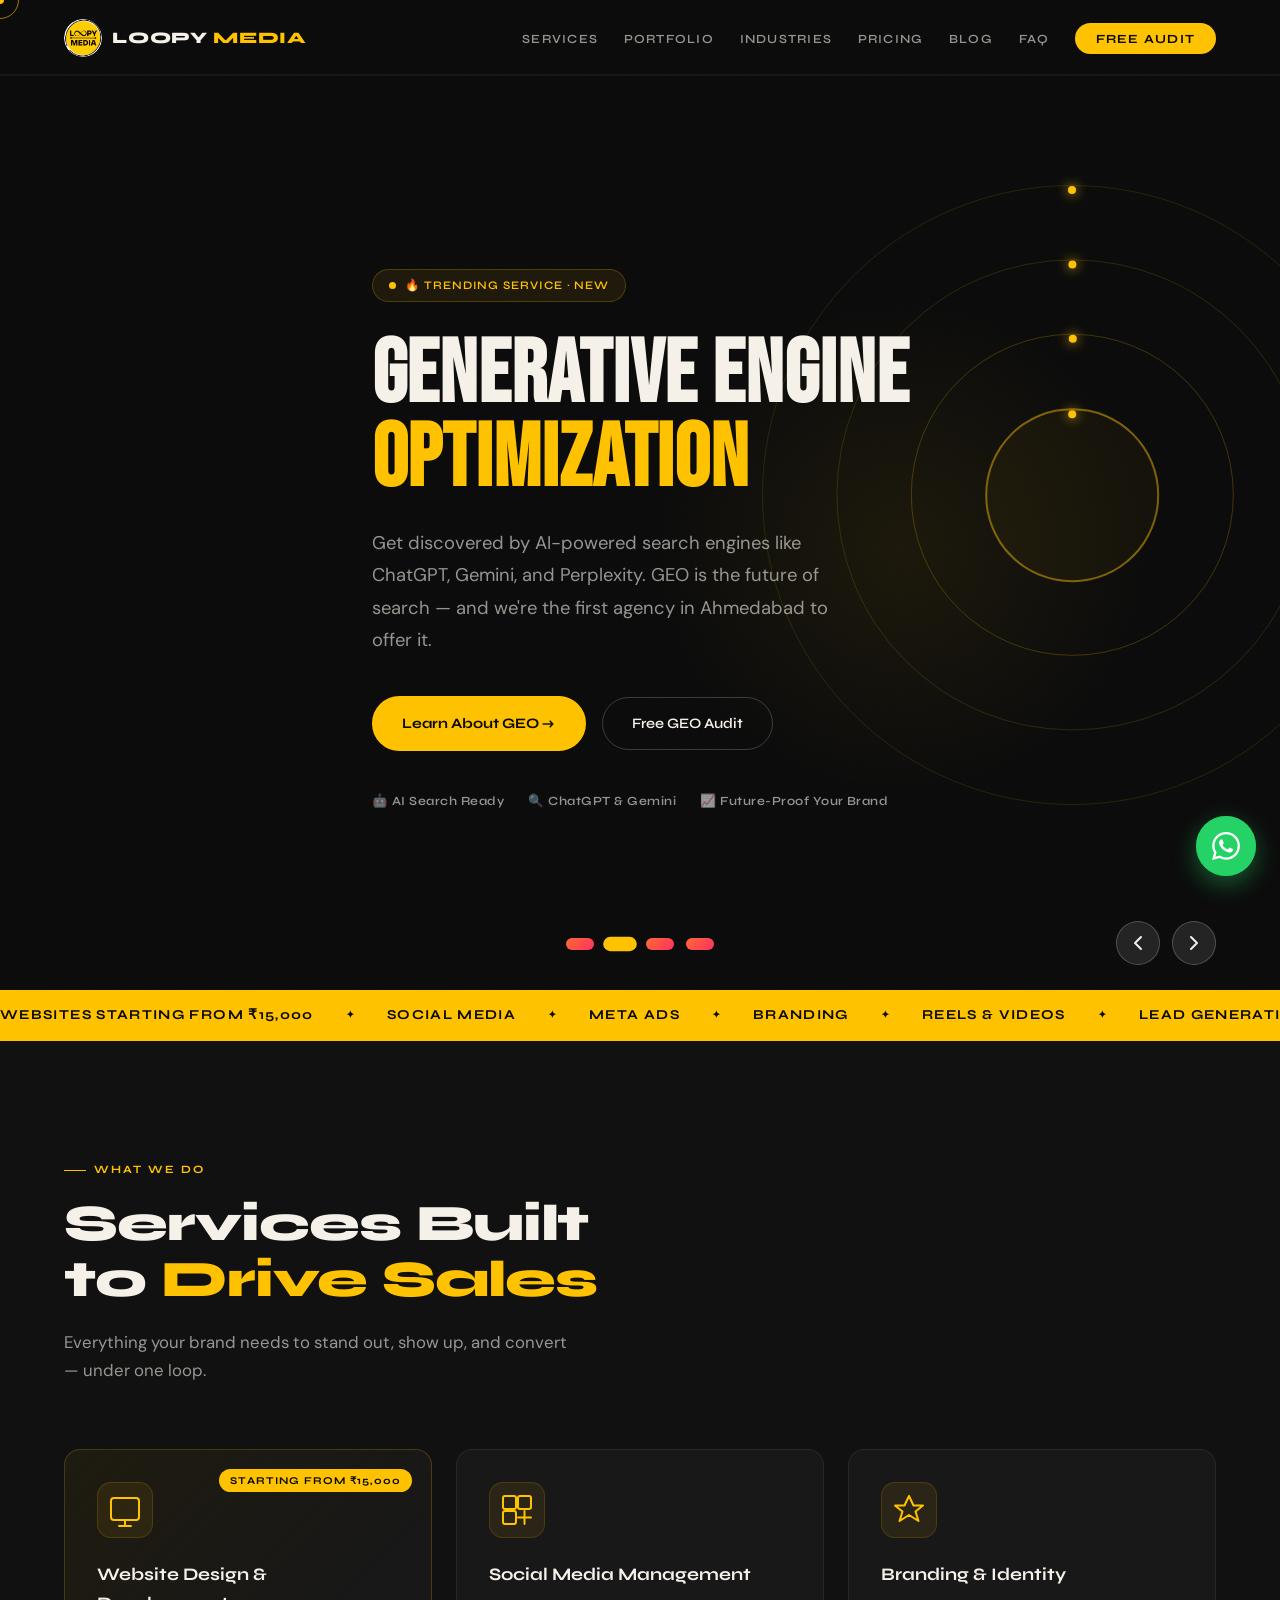
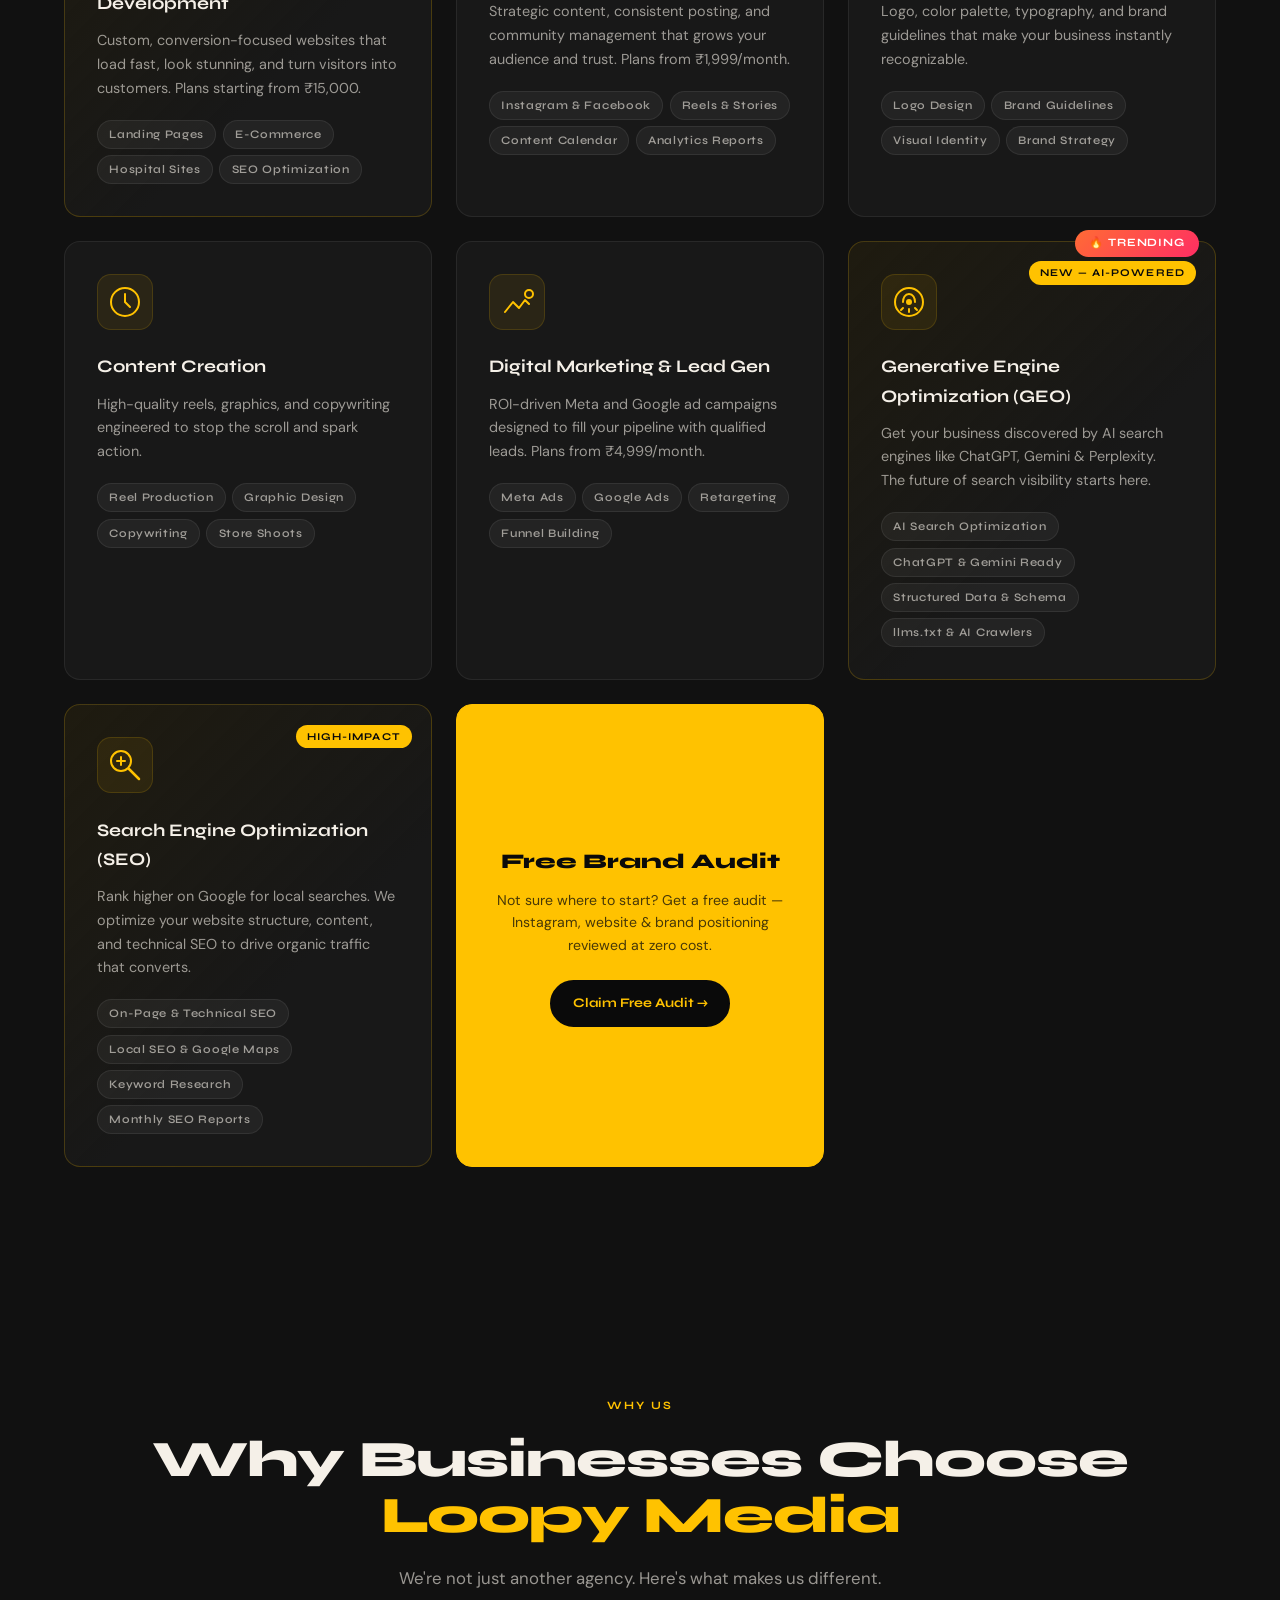
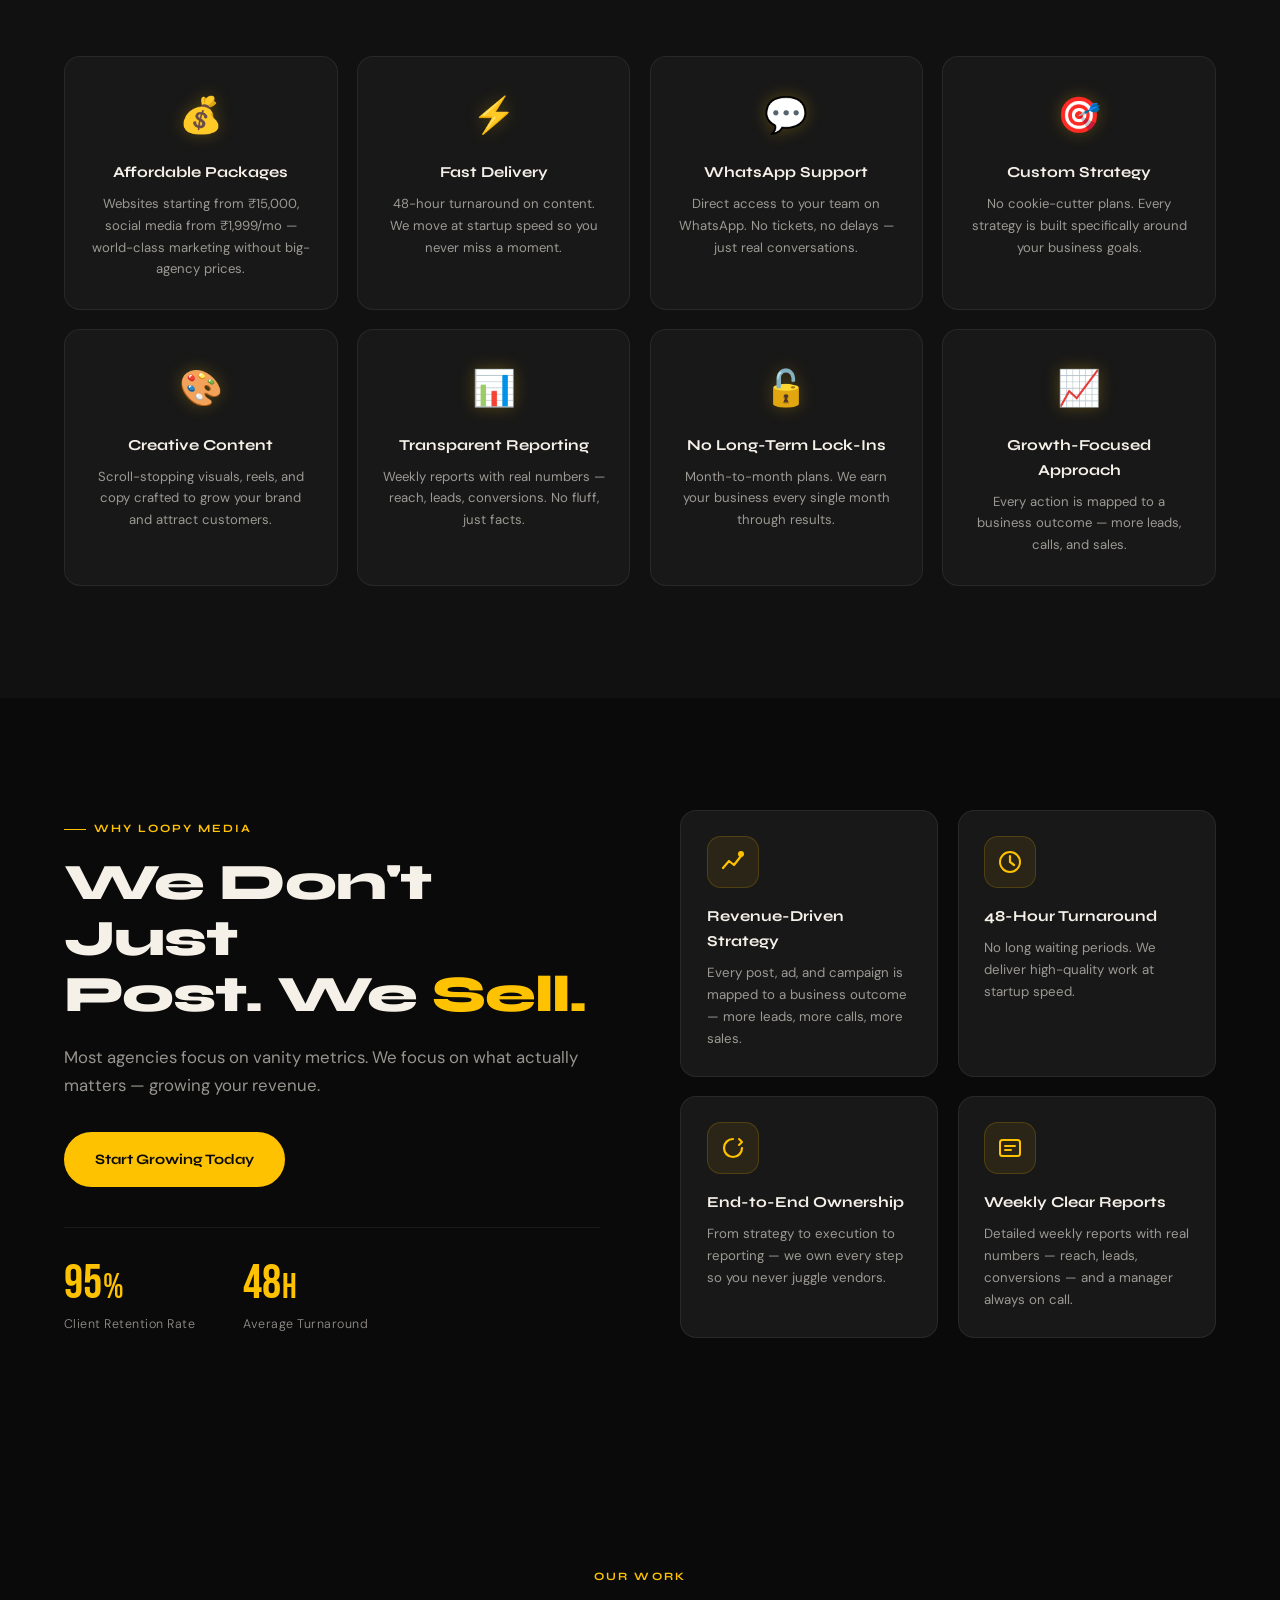
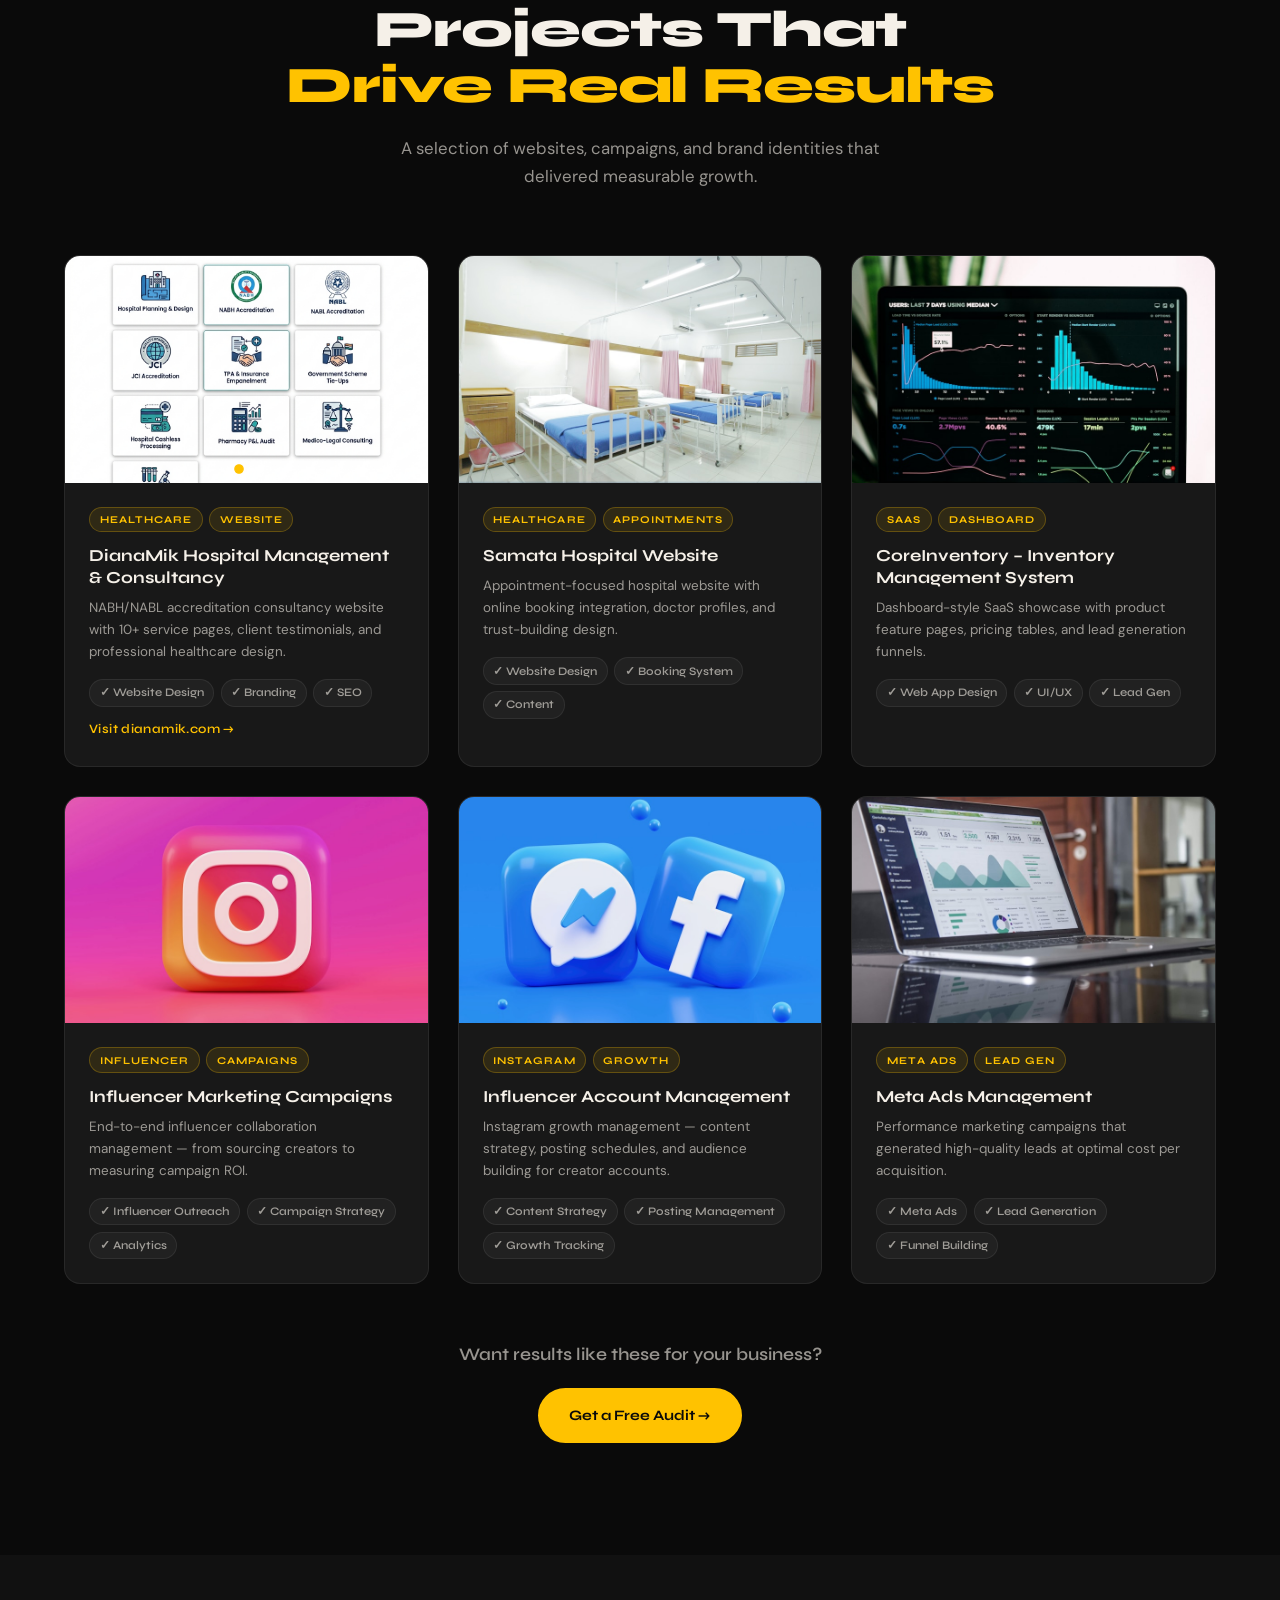
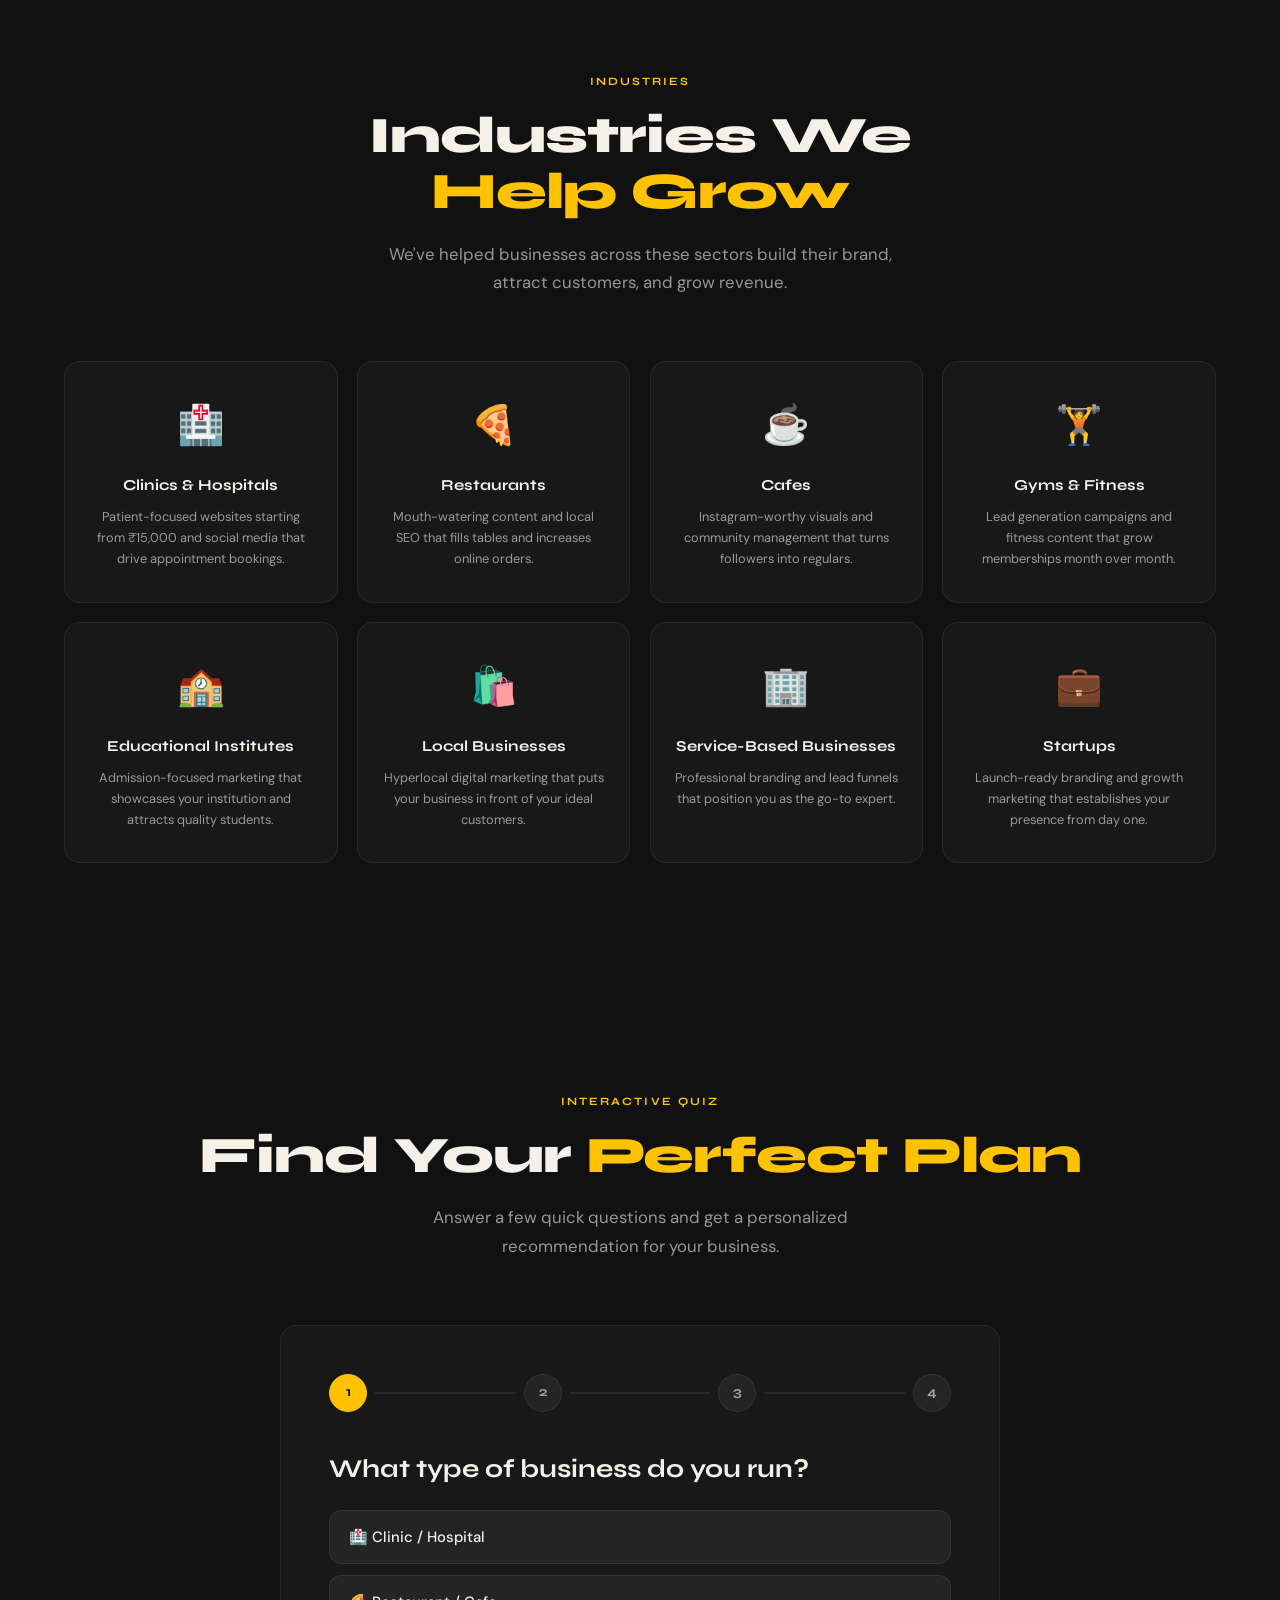
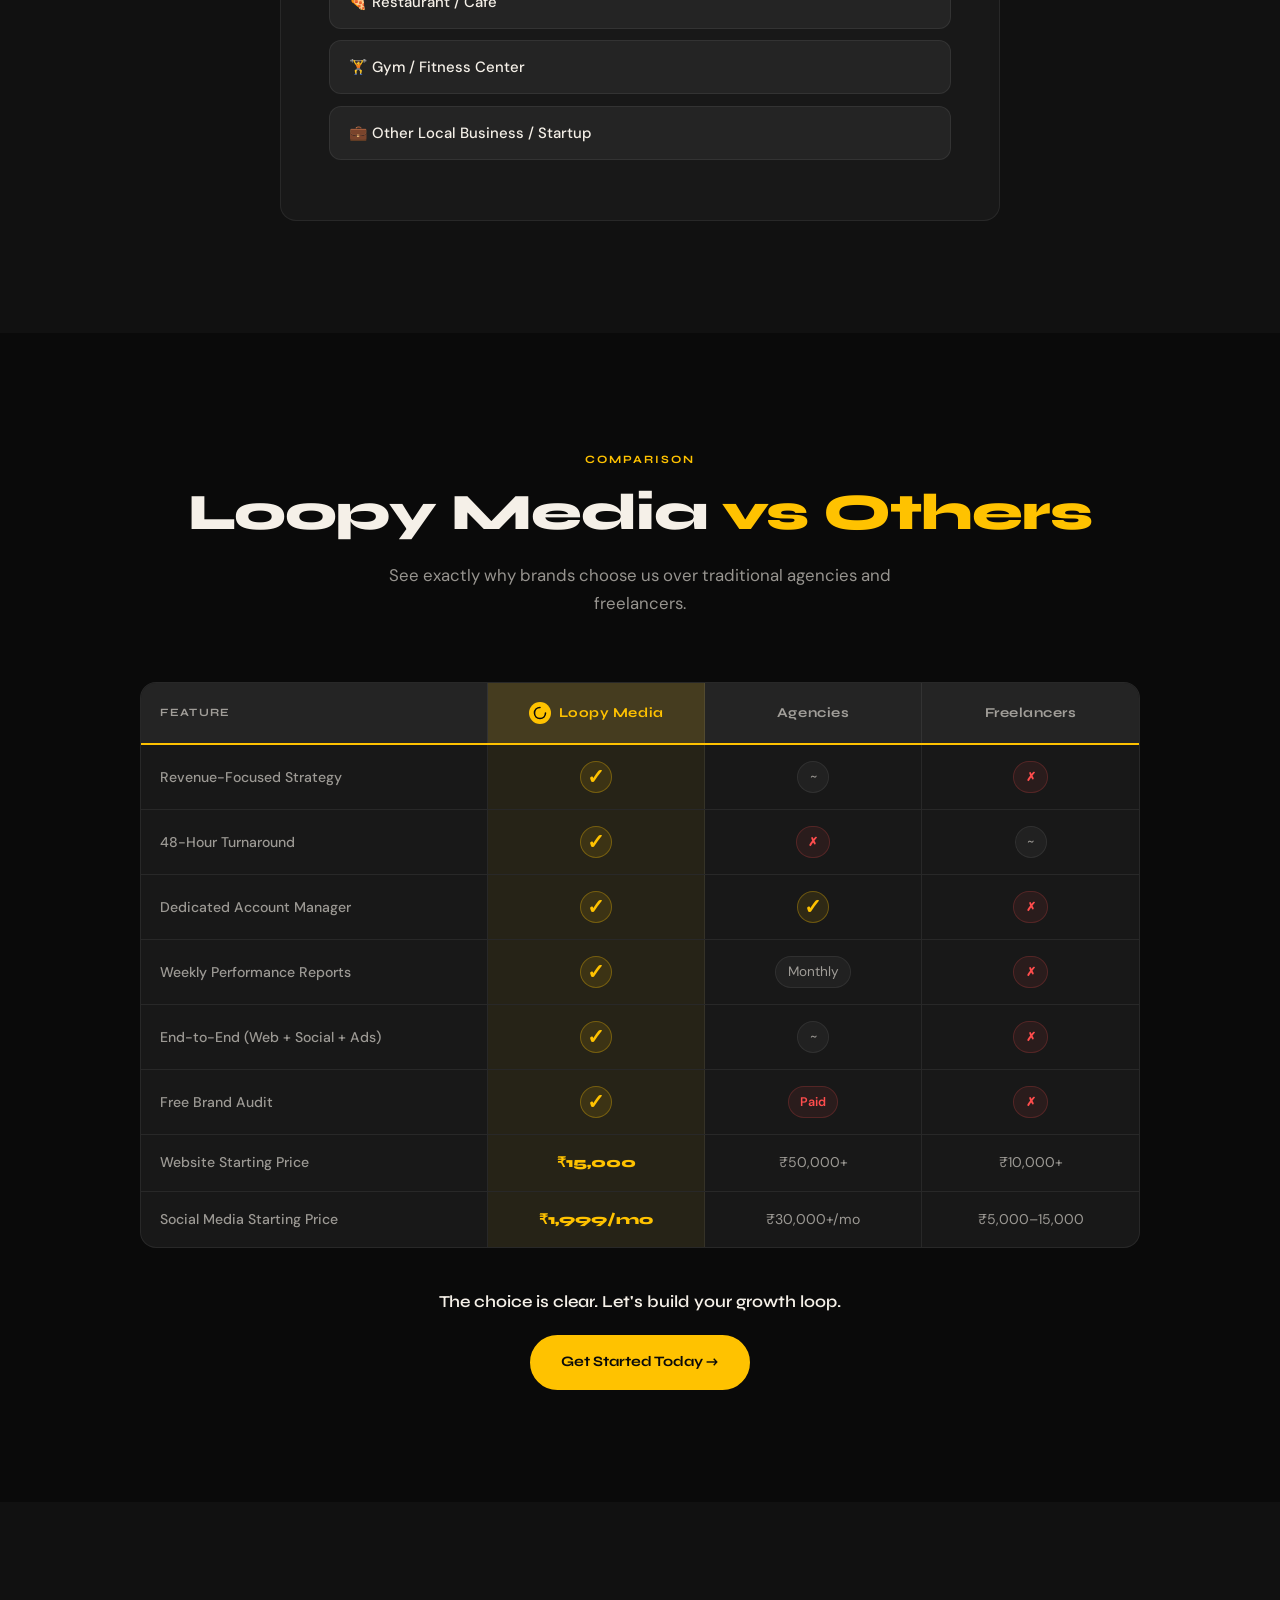
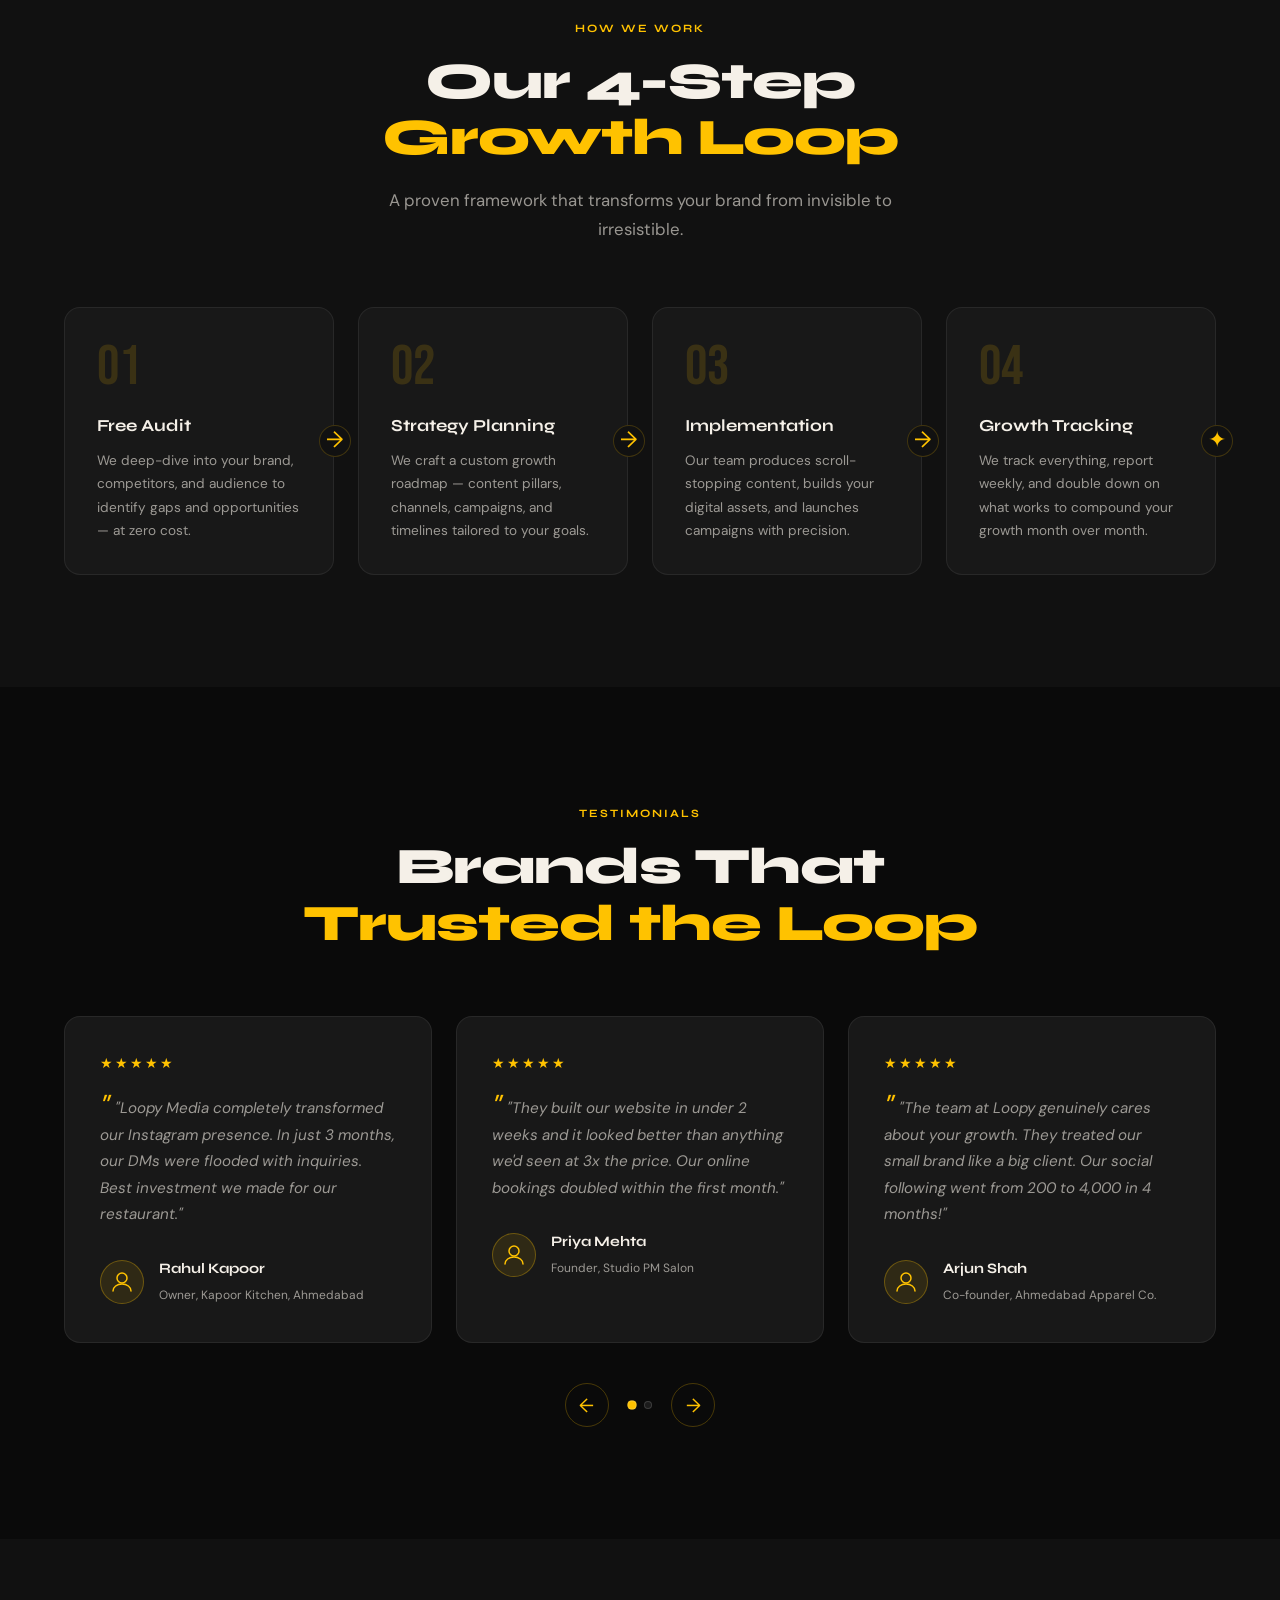
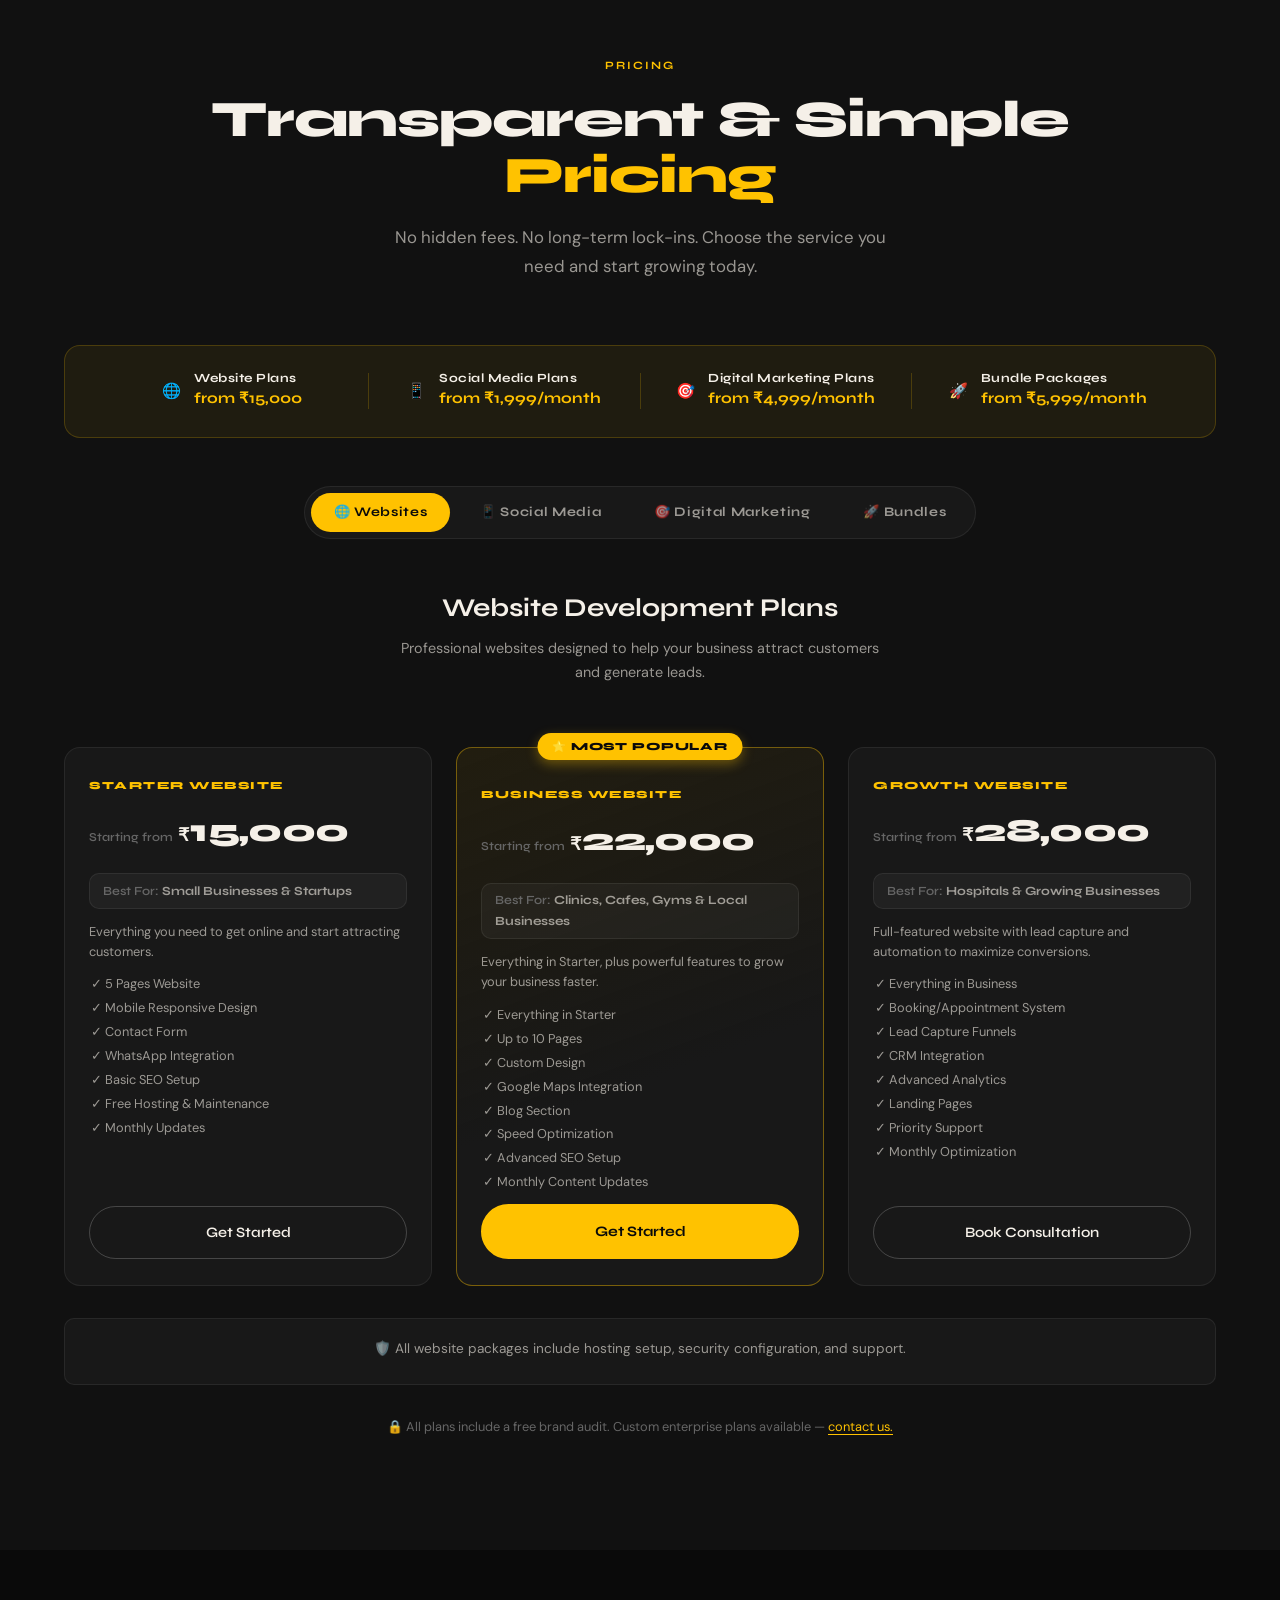
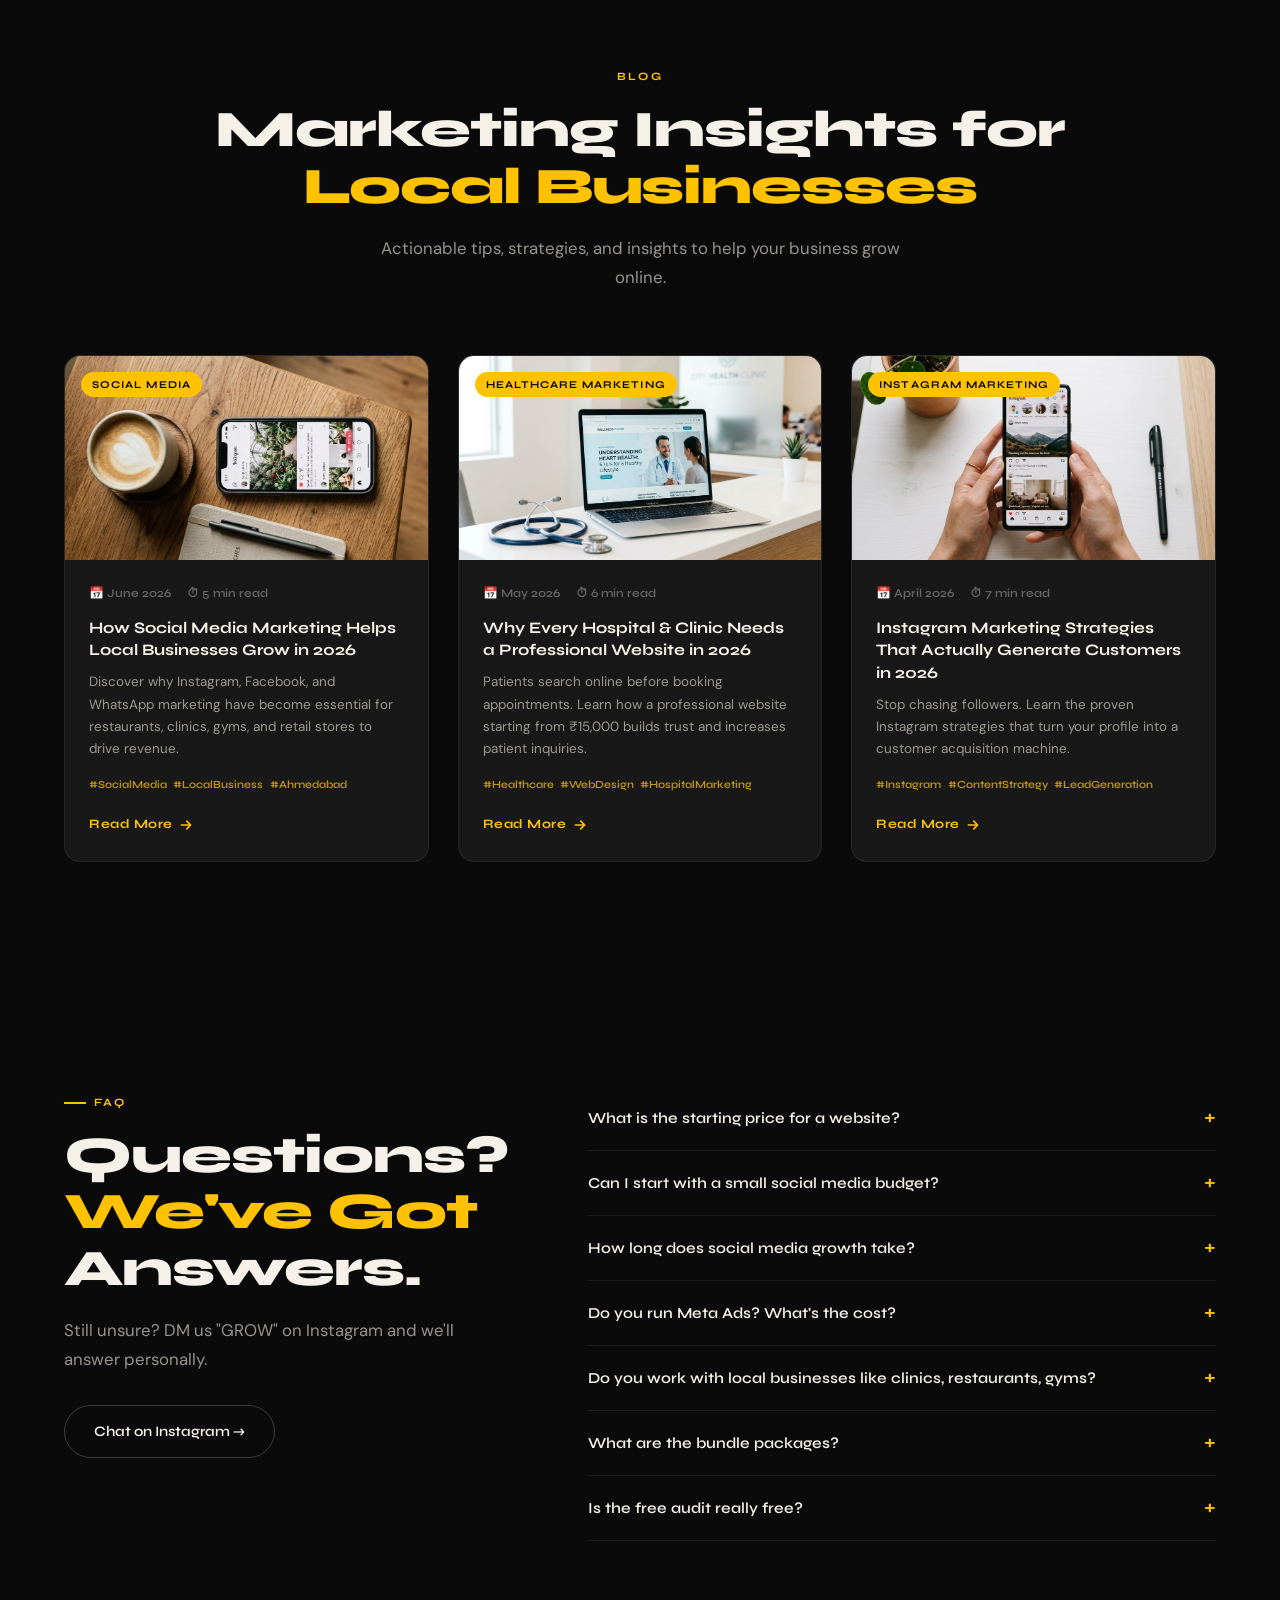
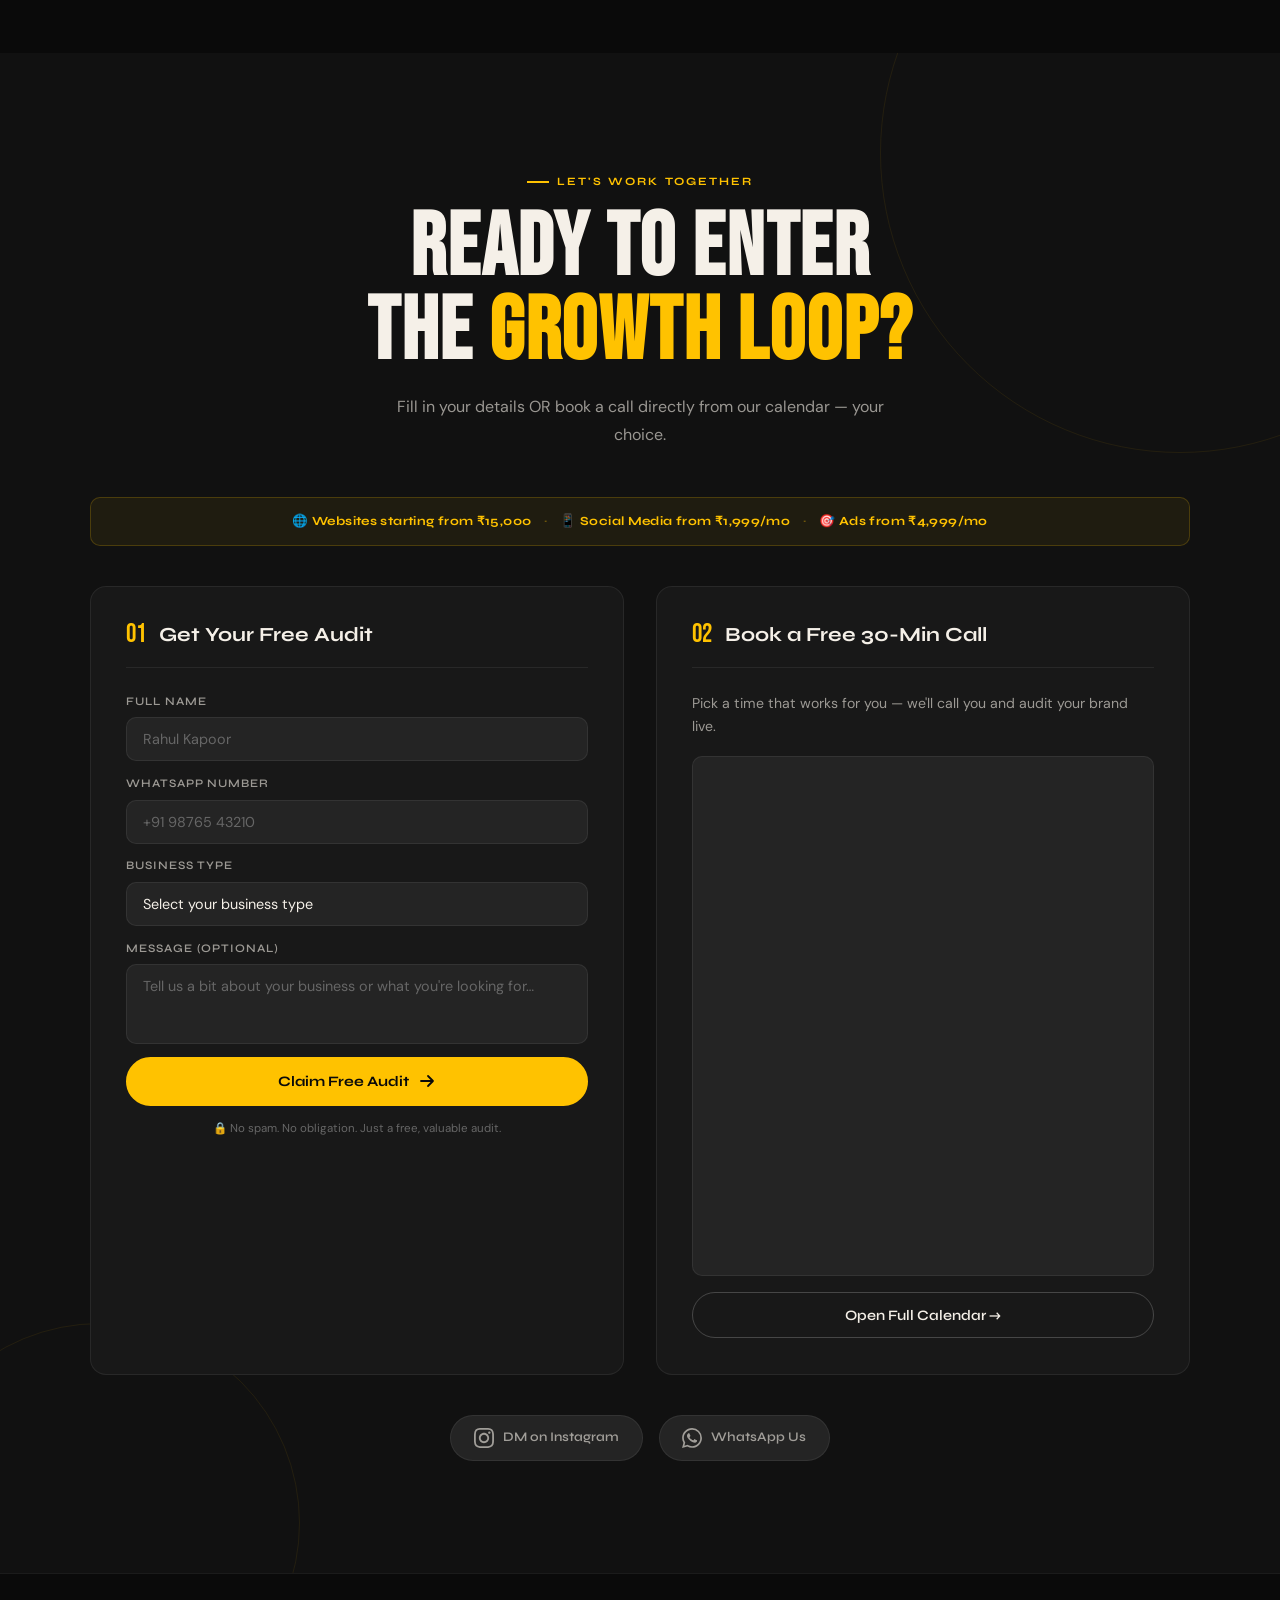
<file: index.html>
<!DOCTYPE html>
<html lang="en">
<head>
  <meta charset="UTF-8" />
  <meta name="viewport" content="width=device-width, initial-scale=1.0"/>
  <title>Loopy Media – Social Media Marketing Agency in Ahmedabad | Websites, Branding & Growth</title>
  <meta name="description" content="Loopy Media is Ahmedabad's leading digital marketing agency. Website plans starting from ₹15,000, Social Media from ₹1,999/mo. Free brand audit for clinics, restaurants, gyms & local businesses."/>
  <meta name="keywords" content="social media marketing Ahmedabad, digital marketing agency Ahmedabad, website design Ahmedabad, Meta Ads agency, Instagram marketing, local business marketing Gujarat, social media agency Gujarat, website development Ahmedabad, best digital marketing company Ahmedabad"/>
  <meta name="robots" content="index, follow, max-image-preview:large, max-snippet:-1, max-video-preview:-1"/>
  <meta name="author" content="Loopy Media"/>
  <meta name="application-name" content="Loopy Media"/>
  <meta name="publisher" content="Loopy Media"/>
  <link rel="canonical" href="https://loopy-media.pages.dev/"/>
  <link rel="alternate" hreflang="en-IN" href="https://loopy-media.pages.dev/"/>
  <link rel="alternate" hreflang="x-default" href="https://loopy-media.pages.dev/"/>

  <!-- Geo / Local SEO -->
  <meta name="geo.region" content="IN-GJ"/>
  <meta name="geo.placename" content="Ahmedabad"/>
  <meta name="geo.position" content="23.0225;72.5714"/>
  <meta name="ICBM" content="23.0225, 72.5714"/>

  <!-- Theme -->
  <meta name="theme-color" content="#0A0A0A"/>
  <meta name="msapplication-TileColor" content="#FFC200"/>

  <!-- Open Graph -->
  <meta property="og:type" content="website"/>
  <meta property="og:site_name" content="Loopy Media"/>
  <meta property="og:locale" content="en_IN"/>
  <meta property="og:url" content="https://loopy-media.pages.dev/"/>
  <meta property="og:title" content="Loopy Media – Social Media Marketing Agency in Ahmedabad"/>
  <meta property="og:description" content="Websites starting from ₹15,000 · Social Media from ₹1,999/mo · Meta Ads from ₹4,999/mo. Free brand audit for local businesses in Ahmedabad."/>
  <meta property="og:image" content="https://loopy-media.pages.dev/og-image.jpg"/>
  <meta property="og:image:width" content="1200"/>
  <meta property="og:image:height" content="630"/>
  <meta property="og:image:alt" content="Loopy Media – Step into the Loop of Growth"/>

  <!-- Twitter Card -->
  <meta name="twitter:card" content="summary_large_image"/>
  <meta name="twitter:title" content="Loopy Media – Marketing Agency Ahmedabad"/>
  <meta name="twitter:description" content="Website plans starting from ₹15,000. Free brand audit available."/>
  <meta name="twitter:image" content="https://loopy-media.pages.dev/og-image.jpg"/>

  <!-- Structured Data: Organization -->
  <script type="application/ld+json">
  {
    "@context": "https://schema.org",
    "@type": "MarketingAgency",
    "name": "Loopy Media",
    "url": "https://loopy-media.pages.dev",
    "logo": "https://loopy-media.pages.dev/images/logo.png",
    "image": "https://loopy-media.pages.dev/og-image.jpg",
    "description": "Digital marketing agency in Ahmedabad — website design starting from ₹15,000, social media from ₹1,999/mo, Meta Ads from ₹4,999/mo.",
    "address": {
      "@type": "PostalAddress",
      "addressLocality": "Ahmedabad",
      "addressRegion": "Gujarat",
      "postalCode": "380015",
      "addressCountry": "IN"
    },
    "geo": {
      "@type": "GeoCoordinates",
      "latitude": 23.0225,
      "longitude": 72.5714
    },
    "telephone": "+919484882220",
    "email": "hello@loopymedia.in",
    "priceRange": "₹15,000 - ₹28,000",
    "currenciesAccepted": "INR",
    "paymentAccepted": "UPI, Bank Transfer, Cash",
    "areaServed": {
      "@type": "City",
      "name": "Ahmedabad",
      "containedInPlace": {
        "@type": "State",
        "name": "Gujarat"
      }
    },
    "sameAs": ["https://instagram.com/loopy_media_"],
    "aggregateRating": {
      "@type": "AggregateRating",
      "ratingValue": "4.9",
      "reviewCount": "47",
      "bestRating": "5"
    },
    "hasOfferCatalog": {
      "@type": "OfferCatalog",
      "name": "Digital Marketing Services",
      "itemListElement": [
        {
          "@type": "Offer",
          "itemOffered": {
            "@type": "Service",
            "name": "Website Design & Development",
            "description": "Professional website design with hosting setup, mobile responsive design, and search engine optimization."
          },
          "price": "15000",
          "priceCurrency": "INR"
        },
        {
          "@type": "Offer",
          "itemOffered": {
            "@type": "Service",
            "name": "Social Media Marketing",
            "description": "Professional social media management with content creation, posting, hashtag research, and monthly reporting."
          },
          "price": "1999",
          "priceCurrency": "INR",
          "priceSpecification": {
            "@type": "UnitPriceSpecification",
            "price": "1999",
            "priceCurrency": "INR",
            "unitText": "month"
          }
        },
        {
          "@type": "Offer",
          "itemOffered": {
            "@type": "Service",
            "name": "Meta Ads Management",
            "description": "Data-driven Facebook and Instagram ad campaigns with audience targeting, A/B testing, and ROI reporting."
          },
          "price": "4999",
          "priceCurrency": "INR",
          "priceSpecification": {
            "@type": "UnitPriceSpecification",
            "price": "4999",
            "priceCurrency": "INR",
            "unitText": "month"
          }
        }
      ]
    }
  }
  </script>

  <!-- Structured Data: FAQ -->
  <script type="application/ld+json">
  {
    "@context": "https://schema.org",
    "@type": "FAQPage",
    "mainEntity": [
      {"@type":"Question","name":"How long does social media growth take?","acceptedAnswer":{"@type":"Answer","text":"Most clients see engagement improvements within 30 days. Leads and sales typically appear within 60–90 days."}},
      {"@type":"Question","name":"Do you work with local businesses?","acceptedAnswer":{"@type":"Answer","text":"Yes — clinics, restaurants, gyms, cafes, and local businesses are our specialty."}},
      {"@type":"Question","name":"What is the starting price for a website?","acceptedAnswer":{"@type":"Answer","text":"Website plans start from ₹15,000, which includes a professional mobile-responsive design, contact form, WhatsApp integration, hosting setup, and basic SEO."}},
      {"@type":"Question","name":"Can I start with a small budget?","acceptedAnswer":{"@type":"Answer","text":"Yes. Social Media Starter plans begin at ₹1,999/month and website plans start at ₹15,000."}},
      {"@type":"Question","name":"Do you run Meta Ads?","acceptedAnswer":{"@type":"Answer","text":"Yes. Digital marketing plans starting from ₹4,999/month include Meta Ads management."}},
      {"@type":"Question","name":"What industries do you serve?","acceptedAnswer":{"@type":"Answer","text":"We serve clinics, hospitals, restaurants, cafes, gyms, educational institutes, local businesses, service-based businesses, and startups in Ahmedabad and Gujarat."}},
      {"@type":"Question","name":"Do you offer free consultations?","acceptedAnswer":{"@type":"Answer","text":"Yes, we offer a completely free brand audit where we analyze your current online presence and provide actionable recommendations."}}
    ]
  }
  </script>

  <!-- Structured Data: Breadcrumb -->
  <script type="application/ld+json">
  {
    "@context": "https://schema.org",
    "@type": "BreadcrumbList",
    "itemListElement": [
      {"@type": "ListItem", "position": 1, "name": "Home", "item": "https://loopy-media.pages.dev/"}
    ]
  }
  </script>

  <!-- Structured Data: WebSite (tells Google the site name) -->
  <script type="application/ld+json">
  {
    "@context": "https://schema.org",
    "@type": "WebSite",
    "name": "Loopy Media",
    "alternateName": ["Loopy Media Agency", "Loopy Media Ahmedabad"],
    "url": "https://loopy-media.pages.dev",
    "publisher": {
      "@type": "Organization",
      "name": "Loopy Media",
      "logo": {
        "@type": "ImageObject",
        "url": "https://loopy-media.pages.dev/images/logo.png",
        "width": 512,
        "height": 512
      }
    },
    "potentialAction": {
      "@type": "SearchAction",
      "target": "https://loopy-media.pages.dev/?q={search_term_string}",
      "query-input": "required name=search_term_string"
    }
  }
  </script>

  <link rel="preconnect" href="https://fonts.googleapis.com"/>
  <link rel="preconnect" href="https://fonts.gstatic.com" crossorigin/>
  <link href="https://fonts.googleapis.com/css2?family=Bebas+Neue&family=Syne:wght@400;600;700;800&family=DM+Sans:ital,opsz,wght@0,9..40,300;0,9..40,400;0,9..40,500;1,9..40,300&display=swap" rel="stylesheet"/>
  <link rel="stylesheet" href="./styles.css"/>
  <link href="https://assets.calendly.com/assets/external/widget.css" rel="stylesheet">
  <script src="https://assets.calendly.com/assets/external/widget.js" async></script>
  <link rel="icon" type="image/png" href="./images/logo.png"/>
  <link rel="apple-touch-icon" href="./images/logo.png"/>
  <meta name="google-site-verification" content="X2cZxEzYbvK49EIRUPl-InwTJg-uS8MWzOkoNJgKrpU" />
</head>
<body>

  <div class="cursor-dot" id="cursorDot"></div>
  <div class="cursor-ring" id="cursorRing"></div>

  <!-- ═══ NAVBAR ═══ -->
  <nav id="navbar">
    <a href="#hero" class="nav-logo">
      <div class="logo-mark">
        <img src="./images/logo.png" alt="Loopy Media Logo" width="44" height="44"/>
      </div>
      <span class="logo-text">LOOPY <span>MEDIA</span></span>
    </a>
    <ul class="nav-links" id="navLinks">
      <li><a href="#services">Services</a></li>
      <li><a href="#portfolio">Portfolio</a></li>
      <li><a href="#industries">Industries</a></li>
      <li><a href="#pricing">Pricing</a></li>
      <li><a href="./blogs/index.html">Blog</a></li>
      <li><a href="#faq">FAQ</a></li>
      <li><a href="#contact" class="nav-cta">Free Audit</a></li>
    </ul>
    <button class="hamburger" id="hamburger" aria-label="Menu"><span></span><span></span><span></span></button>
    <div class="nav-line"><div class="nav-line-fill" id="navLineFill"></div></div>
  </nav>

  <div class="mobile-menu" id="mobileMenu">
    <a href="#services" class="mob-link">Services</a>
    <a href="#portfolio" class="mob-link">Portfolio</a>
    <a href="#industries" class="mob-link">Industries</a>
    <a href="#pricing" class="mob-link">Pricing</a>
    <a href="#quiz" class="mob-link">Find My Plan</a>
    <a href="./blogs/index.html" class="mob-link">Blog</a>
    <a href="#faq" class="mob-link">FAQ</a>
    <a href="#contact" class="mob-cta">Get Free Audit →</a>
  </div>

  <!-- ═══ HERO ═══ -->
  <section id="hero">
    <div class="hero-bg-rings">
      <div class="ring ring-1"></div><div class="ring ring-2"></div>
      <div class="ring ring-3"></div><div class="ring ring-4"></div>
    </div>
    <div class="hero-noise"></div>
    
    <div id="heroSlider" class="hero-slider">
      <div class="hero-slide hero-slide-active">
        <div class="hero-content">
          <div class="hero-badge reveal">
            <span class="badge-dot"></span>
            Marketing Agency · Ahmedabad
          </div>
          <h1 class="hero-title reveal reveal-d1">
            Step Into<br/>The Loop<br/><span class="hero-title-accent">Of Growth.</span>
          </h1>
          <p class="hero-sub reveal reveal-d2">
            We transform your brand into a <strong>sales engine</strong> through strategic websites,
            social media, and bold branding — built for results, not just looks.
          </p>
          <div class="hero-actions reveal reveal-d3">
            <a href="#contact" class="btn-primary">
              Free Audit
              <svg width="18" height="18" viewBox="0 0 18 18" fill="none"><path d="M3 9H15M15 9L10 4M15 9L10 14" stroke="currentColor" stroke-width="1.8" stroke-linecap="round" stroke-linejoin="round"/></svg>
            </a>
            <a href="#portfolio" class="btn-ghost">See Our Work</a>
          </div>
          <div class="hero-trust reveal reveal-d4">
            <span>🌐 Websites starting from ₹15,000</span>
            <span>📱 Social Media from ₹1,999/mo</span>
            <span>🎯 Ads from ₹4,999/mo</span>
          </div>
        </div>
      </div>

      <div class="hero-slide">
        <div class="hero-content">
          <div class="hero-badge">
            <span class="badge-dot"></span>
            🔥 Trending Service · NEW
          </div>
          <h1 class="hero-title">
            Generative Engine<br/><span class="hero-title-accent">Optimization</span>
          </h1>
          <p class="hero-sub">
            Get discovered by AI-powered search engines like ChatGPT, Gemini, and Perplexity. GEO is the future of search — and we're the first agency in Ahmedabad to offer it.
          </p>
          <div class="hero-actions">
            <a href="#services" class="btn-primary">
              Learn About GEO →
            </a>
            <a href="#contact" class="btn-ghost">Free GEO Audit</a>
          </div>
          <div class="hero-trust">
            <span>🤖 AI Search Ready</span>
            <span>🔍 ChatGPT & Gemini</span>
            <span>📈 Future-Proof Your Brand</span>
          </div>
        </div>
      </div>

      <div class="hero-slide">
        <div class="hero-content">
          <div class="hero-badge">
            <span class="badge-dot"></span>
            Our Services
          </div>
          <h1 class="hero-title">
            Everything Your<br/>Brand Needs to<br/><span class="hero-title-accent">Stand Out.</span>
          </h1>
          <p class="hero-sub">
            Websites · Social Media · Branding · Meta Ads · Content Creation · SEO & GEO — all under one roof, starting from just ₹15,000.
          </p>
          <div class="hero-actions">
            <a href="#services" class="btn-primary">
              View All Services →
            </a>
            <a href="#contact" class="btn-ghost">Get Free Audit</a>
          </div>
        </div>
      </div>

      <div class="hero-slide">
        <div class="hero-content">
          <div class="hero-badge">
            <span class="badge-dot"></span>
            Real Results
          </div>
          <h1 class="hero-title">
            Proven Growth<br/>for <span class="hero-title-accent">Local Businesses</span>
          </h1>
          <p class="hero-sub">
            200% inquiry increase for hospitals. 300% follower growth for creators. ₹12 avg cost per lead. We don't just promise — we deliver.
          </p>
          <div class="hero-actions">
            <a href="#portfolio" class="btn-primary">
              See Our Work →
            </a>
            <a href="#contact" class="btn-ghost">Start Growing</a>
          </div>
        </div>
      </div>

      <div class="slider-arrows">
        <button class="slider-arrow prev-arrow" aria-label="Previous Slide">
          <svg width="24" height="24" viewBox="0 0 24 24" fill="none"><path d="M15 18L9 12L15 6" stroke="currentColor" stroke-width="2" stroke-linecap="round" stroke-linejoin="round"/></svg>
        </button>
        <button class="slider-arrow next-arrow" aria-label="Next Slide">
          <svg width="24" height="24" viewBox="0 0 24 24" fill="none"><path d="M9 18L15 12L9 6" stroke="currentColor" stroke-width="2" stroke-linecap="round" stroke-linejoin="round"/></svg>
        </button>
      </div>

      <div class="slider-dots">
        <span class="slider-dot active" data-slide="0"></span>
        <span class="slider-dot" data-slide="1"></span>
        <span class="slider-dot" data-slide="2"></span>
        <span class="slider-dot" data-slide="3"></span>
      </div>
    </div>
  </section>

  <!-- ═══ TICKER ═══ -->
  <div class="ticker-wrap">
    <div class="ticker-track">
      <span>Websites starting from ₹15,000</span><span class="ticker-dot">✦</span>
      <span>Social Media</span><span class="ticker-dot">✦</span>
      <span>Meta Ads</span><span class="ticker-dot">✦</span>
      <span>Branding</span><span class="ticker-dot">✦</span>
      <span>Reels &amp; Videos</span><span class="ticker-dot">✦</span>
      <span>Lead Generation</span><span class="ticker-dot">✦</span>
      <span>SEO</span><span class="ticker-dot">✦</span>
      <span>Growth Marketing</span><span class="ticker-dot">✦</span>
      <span>Websites starting from ₹15,000</span><span class="ticker-dot">✦</span>
      <span>Social Media</span><span class="ticker-dot">✦</span>
      <span>Meta Ads</span><span class="ticker-dot">✦</span>
      <span>Branding</span><span class="ticker-dot">✦</span>
      <span>Reels &amp; Videos</span><span class="ticker-dot">✦</span>
      <span>Lead Generation</span><span class="ticker-dot">✦</span>
      <span>SEO</span><span class="ticker-dot">✦</span>
      <span>Growth Marketing</span><span class="ticker-dot">✦</span>
    </div>
  </div>

  <!-- ═══ SERVICES ═══ -->
  <section id="services">
    <div class="container">
      <div class="section-header">
        <span class="section-label">What We Do</span>
        <h2 class="section-title">Services Built<br/>to <span>Drive Sales</span></h2>
        <p class="section-sub">Everything your brand needs to stand out, show up, and convert — under one loop.</p>
      </div>
      <div class="services-grid">
        <div class="service-card sc-featured reveal">
          <div class="sc-icon"><svg width="36" height="36" viewBox="0 0 36 36" fill="none"><rect x="4" y="6" width="28" height="22" rx="3" stroke="currentColor" stroke-width="2"/><path d="M12 34H24M18 28V34" stroke="currentColor" stroke-width="2" stroke-linecap="round"/></svg></div>
          <h3>Website Design &amp; Development</h3>
          <p>Custom, conversion-focused websites that load fast, look stunning, and turn visitors into customers. Plans starting from ₹15,000.</p>
          <ul class="sc-list"><li>Landing Pages</li><li>E-Commerce</li><li>Hospital Sites</li><li>SEO Optimization</li></ul>
          <span class="sc-tag">Starting from ₹15,000</span>
        </div>
        <div class="service-card reveal reveal-d1">
          <div class="sc-icon"><svg width="36" height="36" viewBox="0 0 36 36" fill="none"><rect x="4" y="4" width="13" height="13" rx="2" stroke="currentColor" stroke-width="2"/><rect x="19" y="4" width="13" height="13" rx="2" stroke="currentColor" stroke-width="2"/><rect x="4" y="19" width="13" height="13" rx="2" stroke="currentColor" stroke-width="2"/><path d="M19 25.5H32M25.5 19V32" stroke="currentColor" stroke-width="2" stroke-linecap="round"/></svg></div>
          <h3>Social Media Management</h3>
          <p>Strategic content, consistent posting, and community management that grows your audience and trust. Plans from ₹1,999/month.</p>
          <ul class="sc-list"><li>Instagram &amp; Facebook</li><li>Reels &amp; Stories</li><li>Content Calendar</li><li>Analytics Reports</li></ul>
        </div>
        <div class="service-card reveal reveal-d2">
          <div class="sc-icon"><svg width="36" height="36" viewBox="0 0 36 36" fill="none"><path d="M18 4L22.5 13.5H32L24.5 19.5L27.5 29L18 23L8.5 29L11.5 19.5L4 13.5H13.5L18 4Z" stroke="currentColor" stroke-width="2" stroke-linejoin="round"/></svg></div>
          <h3>Branding &amp; Identity</h3>
          <p>Logo, color palette, typography, and brand guidelines that make your business instantly recognizable.</p>
          <ul class="sc-list"><li>Logo Design</li><li>Brand Guidelines</li><li>Visual Identity</li><li>Brand Strategy</li></ul>
        </div>
        <div class="service-card reveal reveal-d3">
          <div class="sc-icon"><svg width="36" height="36" viewBox="0 0 36 36" fill="none"><circle cx="18" cy="18" r="14" stroke="currentColor" stroke-width="2"/><path d="M18 10V18L23 23" stroke="currentColor" stroke-width="2" stroke-linecap="round"/></svg></div>
          <h3>Content Creation</h3>
          <p>High-quality reels, graphics, and copywriting engineered to stop the scroll and spark action.</p>
          <ul class="sc-list"><li>Reel Production</li><li>Graphic Design</li><li>Copywriting</li><li>Store Shoots</li></ul>
        </div>
        <div class="service-card reveal reveal-d4">
          <div class="sc-icon"><svg width="36" height="36" viewBox="0 0 36 36" fill="none"><path d="M6 28L14 18L20 24L26 16L30 20" stroke="currentColor" stroke-width="2" stroke-linecap="round" stroke-linejoin="round"/><circle cx="30" cy="10" r="4" stroke="currentColor" stroke-width="2"/></svg></div>
          <h3>Digital Marketing &amp; Lead Gen</h3>
          <p>ROI-driven Meta and Google ad campaigns designed to fill your pipeline with qualified leads. Plans from ₹4,999/month.</p>
          <ul class="sc-list"><li>Meta Ads</li><li>Google Ads</li><li>Retargeting</li><li>Funnel Building</li></ul>
        </div>
        <div class="service-card sc-featured sc-trending reveal reveal-d4">
          <div class="sc-trending-badge">🔥 Trending</div>
          <div class="sc-icon"><svg width="36" height="36" viewBox="0 0 36 36" fill="none"><circle cx="18" cy="18" r="14" stroke="currentColor" stroke-width="2"/><path d="M12 18C12 14 14 10 18 10C22 10 24 14 24 18" stroke="currentColor" stroke-width="2" stroke-linecap="round"/><circle cx="18" cy="18" r="3" fill="currentColor"/><path d="M18 25V28M12 24L10 26M24 24L26 26" stroke="currentColor" stroke-width="2" stroke-linecap="round"/></svg></div>
          <h3>Generative Engine Optimization (GEO)</h3>
          <p>Get your business discovered by AI search engines like ChatGPT, Gemini & Perplexity. The future of search visibility starts here.</p>
          <ul class="sc-list"><li>AI Search Optimization</li><li>ChatGPT & Gemini Ready</li><li>Structured Data & Schema</li><li>llms.txt & AI Crawlers</li></ul>
          <span class="sc-tag">NEW — AI-Powered</span>
        </div>
        <div class="service-card sc-featured reveal reveal-d5">
          <div class="sc-icon"><svg width="36" height="36" viewBox="0 0 36 36" fill="none"><circle cx="14" cy="14" r="10" stroke="currentColor" stroke-width="2"/><path d="M22 22L32 32" stroke="currentColor" stroke-width="2.5" stroke-linecap="round"/><path d="M10 14H18M14 10V18" stroke="currentColor" stroke-width="2" stroke-linecap="round"/></svg></div>
          <h3>Search Engine Optimization (SEO)</h3>
          <p>Rank higher on Google for local searches. We optimize your website structure, content, and technical SEO to drive organic traffic that converts.</p>
          <ul class="sc-list"><li>On-Page & Technical SEO</li><li>Local SEO & Google Maps</li><li>Keyword Research</li><li>Monthly SEO Reports</li></ul>
          <span class="sc-tag">High-Impact</span>
        </div>
        <div class="service-card sc-audit reveal reveal-d5">
          <div class="audit-inner">
            <h3>Free Brand Audit</h3>
            <p>Not sure where to start? Get a free audit — Instagram, website &amp; brand positioning reviewed at zero cost.</p>
            <a href="#contact" class="btn-primary btn-sm">Claim Free Audit →</a>
          </div>
        </div>
      </div>
    </div>
  </section>

  <!-- ═══ WHY CHOOSE US — icon cards ═══ -->
  <section id="why-choose" class="why-choose-section">
    <div class="container">
      <div class="section-header centered">
        <span class="section-label">Why Us</span>
        <h2 class="section-title">Why Businesses Choose<br/><span>Loopy Media</span></h2>
        <p class="section-sub">We're not just another agency. Here's what makes us different.</p>
      </div>
      <div class="wc-grid">
        <div class="wc-card reveal"><div class="wc-card-icon">💰</div><h4>Affordable Packages</h4><p>Websites starting from ₹15,000, social media from ₹1,999/mo — world-class marketing without big-agency prices.</p></div>
        <div class="wc-card reveal reveal-d1"><div class="wc-card-icon">⚡</div><h4>Fast Delivery</h4><p>48-hour turnaround on content. We move at startup speed so you never miss a moment.</p></div>
        <div class="wc-card reveal reveal-d2"><div class="wc-card-icon">💬</div><h4>WhatsApp Support</h4><p>Direct access to your team on WhatsApp. No tickets, no delays — just real conversations.</p></div>
        <div class="wc-card reveal reveal-d3"><div class="wc-card-icon">🎯</div><h4>Custom Strategy</h4><p>No cookie-cutter plans. Every strategy is built specifically around your business goals.</p></div>
        <div class="wc-card reveal"><div class="wc-card-icon">🎨</div><h4>Creative Content</h4><p>Scroll-stopping visuals, reels, and copy crafted to grow your brand and attract customers.</p></div>
        <div class="wc-card reveal reveal-d1"><div class="wc-card-icon">📊</div><h4>Transparent Reporting</h4><p>Weekly reports with real numbers — reach, leads, conversions. No fluff, just facts.</p></div>
        <div class="wc-card reveal reveal-d2"><div class="wc-card-icon">🔓</div><h4>No Long-Term Lock-Ins</h4><p>Month-to-month plans. We earn your business every single month through results.</p></div>
        <div class="wc-card reveal reveal-d3"><div class="wc-card-icon">📈</div><h4>Growth-Focused Approach</h4><p>Every action is mapped to a business outcome — more leads, calls, and sales.</p></div>
      </div>
    </div>
  </section>

  <!-- ═══ WHY LOOPY (detail) ═══ -->
  <section id="why" class="why-section">
    <div class="container">
      <div class="why-grid">
        <div class="why-left">
          <span class="section-label">Why Loopy Media</span>
          <h2 class="section-title">We Don't Just<br/>Post. We <span>Sell.</span></h2>
          <p class="section-sub">Most agencies focus on vanity metrics. We focus on what actually matters — growing your revenue.</p>
          <a href="#contact" class="btn-primary">Start Growing Today</a>
          <div class="why-numbers">
            <div class="why-num"><div class="wn-row"><span class="wn-val counter" data-target="95">0</span><span class="wn-unit">%</span></div><span class="wn-label">Client Retention Rate</span></div>
            <div class="why-num"><div class="wn-row"><span class="wn-val counter" data-target="48">0</span><span class="wn-unit">h</span></div><span class="wn-label">Average Turnaround</span></div>
          </div>
        </div>
        <div class="why-right">
          <div class="why-card wc-1 reveal"><div class="wc-icon"><svg width="28" height="28" viewBox="0 0 28 28" fill="none"><path d="M4 20L10 13L15 17L22 8" stroke="#FFC200" stroke-width="2.2" stroke-linecap="round" stroke-linejoin="round"/><circle cx="22" cy="6" r="3" fill="#FFC200"/></svg></div><h4>Revenue-Driven Strategy</h4><p>Every post, ad, and campaign is mapped to a business outcome — more leads, more calls, more sales.</p></div>
          <div class="why-card wc-2 reveal reveal-d1"><div class="wc-icon"><svg width="28" height="28" viewBox="0 0 28 28" fill="none"><circle cx="14" cy="14" r="10" stroke="#FFC200" stroke-width="2"/><path d="M14 8V14L18 17" stroke="#FFC200" stroke-width="2.2" stroke-linecap="round"/></svg></div><h4>48-Hour Turnaround</h4><p>No long waiting periods. We deliver high-quality work at startup speed.</p></div>
          <div class="why-card wc-3 reveal reveal-d2"><div class="wc-icon"><svg width="28" height="28" viewBox="0 0 28 28" fill="none"><path d="M14 5C9 5 5 9 5 14C5 19 9 23 14 23C19 23 23 19 23 14" stroke="#FFC200" stroke-width="2.2" stroke-linecap="round"/><path d="M20 5L23 8L20 11" stroke="#FFC200" stroke-width="2" stroke-linecap="round" stroke-linejoin="round"/></svg></div><h4>End-to-End Ownership</h4><p>From strategy to execution to reporting — we own every step so you never juggle vendors.</p></div>
          <div class="why-card wc-4 reveal reveal-d3"><div class="wc-icon"><svg width="28" height="28" viewBox="0 0 28 28" fill="none"><rect x="4" y="6" width="20" height="16" rx="2.5" stroke="#FFC200" stroke-width="2"/><path d="M9 12H19M9 16H15" stroke="#FFC200" stroke-width="2" stroke-linecap="round"/></svg></div><h4>Weekly Clear Reports</h4><p>Detailed weekly reports with real numbers — reach, leads, conversions — and a manager always on call.</p></div>
        </div>
      </div>
    </div>
  </section>

  <!-- ═══ PORTFOLIO ═══ -->
  <section id="portfolio" class="portfolio-section">
    <div class="container">
      <div class="section-header centered">
        <span class="section-label">Our Work</span>
        <h2 class="section-title">Projects That<br/><span>Drive Real Results</span></h2>
        <p class="section-sub">A selection of websites, campaigns, and brand identities that delivered measurable growth.</p>
      </div>
      <div class="portfolio-grid">
        <div class="portfolio-card reveal">
          <div class="pc-image pc-slider" id="pcDianamikSlider">
            <img src="./images/portfolio/dianamik/homepage.png" alt="DianaMik Homepage" class="pc-slide pc-slide-active" loading="lazy"/>
            <img src="./images/portfolio/dianamik/services.png" alt="DianaMik Services" class="pc-slide" loading="lazy"/>
            <img src="./images/portfolio/dianamik/about.png" alt="DianaMik About" class="pc-slide" loading="lazy"/>
            <img src="./images/portfolio/dianamik/contact.png" alt="DianaMik Contact" class="pc-slide" loading="lazy"/>
            <div class="pc-slider-dots">
              <span class="pc-slider-dot active" data-idx="0"></span>
              <span class="pc-slider-dot" data-idx="1"></span>
              <span class="pc-slider-dot" data-idx="2"></span>
              <span class="pc-slider-dot" data-idx="3"></span>
            </div>
            <div class="pc-overlay"><a href="./portfolio/diamanik-hospital.html" class="btn-primary btn-sm">View Case Study →</a></div>
          </div>
          <div class="pc-body"><div class="pc-tags"><span class="pc-tag-item">Healthcare</span><span class="pc-tag-item">Website</span></div><h3>DianaMik Hospital Management &amp; Consultancy</h3><p>NABH/NABL accreditation consultancy website with 10+ service pages, client testimonials, and professional healthcare design.</p><div class="pc-services"><span>✓ Website Design</span><span>✓ Branding</span><span>✓ SEO</span></div><a href="https://dianamik.com" target="_blank" rel="noopener noreferrer" class="pc-visit-link">Visit dianamik.com →</a></div>
        </div>
        <div class="portfolio-card reveal reveal-d1">
          <div class="pc-image"><img src="./images/portfolio/hospital-booking.jpg" alt="Samata Hospital appointment booking website" loading="lazy"/><div class="pc-overlay"><a href="./portfolio/samata-hospital.html" class="btn-primary btn-sm">View Case Study →</a></div></div>
          <div class="pc-body"><div class="pc-tags"><span class="pc-tag-item">Healthcare</span><span class="pc-tag-item">Appointments</span></div><h3>Samata Hospital Website</h3><p>Appointment-focused hospital website with online booking integration, doctor profiles, and trust-building design.</p><div class="pc-services"><span>✓ Website Design</span><span>✓ Booking System</span><span>✓ Content</span></div></div>
        </div>
        <div class="portfolio-card reveal reveal-d2">
          <div class="pc-image"><img src="./images/portfolio/saas-dashboard.jpg" alt="CoreInventory SaaS dashboard design" loading="lazy"/><div class="pc-overlay"><a href="./portfolio/coreinventory.html" class="btn-primary btn-sm">View Case Study →</a></div></div>
          <div class="pc-body"><div class="pc-tags"><span class="pc-tag-item">SaaS</span><span class="pc-tag-item">Dashboard</span></div><h3>CoreInventory – Inventory Management System</h3><p>Dashboard-style SaaS showcase with product feature pages, pricing tables, and lead generation funnels.</p><div class="pc-services"><span>✓ Web App Design</span><span>✓ UI/UX</span><span>✓ Lead Gen</span></div></div>
        </div>
        <div class="portfolio-card reveal">
          <div class="pc-image"><img src="./images/portfolio/influencer-campaign.jpg" alt="Influencer marketing campaign management" loading="lazy"/><div class="pc-overlay"><a href="./portfolio/influencer-campaigns.html" class="btn-primary btn-sm">View Case Study →</a></div></div>
          <div class="pc-body"><div class="pc-tags"><span class="pc-tag-item">Influencer</span><span class="pc-tag-item">Campaigns</span></div><h3>Influencer Marketing Campaigns</h3><p>End-to-end influencer collaboration management — from sourcing creators to measuring campaign ROI.</p><div class="pc-services"><span>✓ Influencer Outreach</span><span>✓ Campaign Strategy</span><span>✓ Analytics</span></div></div>
        </div>
        <div class="portfolio-card reveal reveal-d1">
          <div class="pc-image"><img src="./images/portfolio/instagram-growth.jpg" alt="Influencer Instagram account growth management" loading="lazy"/><div class="pc-overlay"><a href="./portfolio/instagram-growth.html" class="btn-primary btn-sm">View Case Study →</a></div></div>
          <div class="pc-body"><div class="pc-tags"><span class="pc-tag-item">Instagram</span><span class="pc-tag-item">Growth</span></div><h3>Influencer Account Management</h3><p>Instagram growth management — content strategy, posting schedules, and audience building for creator accounts.</p><div class="pc-services"><span>✓ Content Strategy</span><span>✓ Posting Management</span><span>✓ Growth Tracking</span></div></div>
        </div>
        <div class="portfolio-card reveal reveal-d2">
          <div class="pc-image"><img src="./images/portfolio/meta-ads.jpg" alt="Meta Ads performance marketing campaign" loading="lazy"/><div class="pc-overlay"><a href="./portfolio/meta-ads.html" class="btn-primary btn-sm">View Case Study →</a></div></div>
          <div class="pc-body"><div class="pc-tags"><span class="pc-tag-item">Meta Ads</span><span class="pc-tag-item">Lead Gen</span></div><h3>Meta Ads Management</h3><p>Performance marketing campaigns that generated high-quality leads at optimal cost per acquisition.</p><div class="pc-services"><span>✓ Meta Ads</span><span>✓ Lead Generation</span><span>✓ Funnel Building</span></div></div>
        </div>
      </div>
      <div class="portfolio-cta reveal"><p>Want results like these for your business?</p><a href="#contact" class="btn-primary">Get a Free Audit →</a></div>
    </div>
  </section>

  <!-- ═══ INDUSTRIES ═══ -->
  <section id="industries" class="industries-section">
    <div class="container">
      <div class="section-header centered">
        <span class="section-label">Industries</span>
        <h2 class="section-title">Industries We<br/><span>Help Grow</span></h2>
        <p class="section-sub">We've helped businesses across these sectors build their brand, attract customers, and grow revenue.</p>
      </div>
      <div class="industries-grid">
        <div class="industry-card reveal"><div class="ind-icon">🏥</div><h4>Clinics &amp; Hospitals</h4><p>Patient-focused websites starting from ₹15,000 and social media that drive appointment bookings.</p></div>
        <div class="industry-card reveal reveal-d1"><div class="ind-icon">🍕</div><h4>Restaurants</h4><p>Mouth-watering content and local SEO that fills tables and increases online orders.</p></div>
        <div class="industry-card reveal reveal-d2"><div class="ind-icon">☕</div><h4>Cafes</h4><p>Instagram-worthy visuals and community management that turns followers into regulars.</p></div>
        <div class="industry-card reveal reveal-d3"><div class="ind-icon">🏋️</div><h4>Gyms &amp; Fitness</h4><p>Lead generation campaigns and fitness content that grow memberships month over month.</p></div>
        <div class="industry-card reveal"><div class="ind-icon">🏫</div><h4>Educational Institutes</h4><p>Admission-focused marketing that showcases your institution and attracts quality students.</p></div>
        <div class="industry-card reveal reveal-d1"><div class="ind-icon">🛍️</div><h4>Local Businesses</h4><p>Hyperlocal digital marketing that puts your business in front of your ideal customers.</p></div>
        <div class="industry-card reveal reveal-d2"><div class="ind-icon">🏢</div><h4>Service-Based Businesses</h4><p>Professional branding and lead funnels that position you as the go-to expert.</p></div>
        <div class="industry-card reveal reveal-d3"><div class="ind-icon">💼</div><h4>Startups</h4><p>Launch-ready branding and growth marketing that establishes your presence from day one.</p></div>
      </div>
    </div>
  </section>

  <!-- ═══ QUIZ ═══ -->
  <section id="quiz" class="quiz-section">
    <div class="container">
      <div class="section-header centered">
        <span class="section-label">Interactive Quiz</span>
        <h2 class="section-title">Find Your <span>Perfect Plan</span></h2>
        <p class="section-sub">Answer a few quick questions and get a personalized recommendation for your business.</p>
      </div>
      <div class="quiz-wrap">
        <div class="quiz-progress">
          <div class="qp-step active" data-step="1">1</div>
          <div class="qp-line"><div class="qp-line-fill" id="qpLineFill"></div></div>
          <div class="qp-step" data-step="2">2</div>
          <div class="qp-line"><div class="qp-line-fill" id="qpLineFill2"></div></div>
          <div class="qp-step" data-step="3">3</div>
          <div class="qp-line"><div class="qp-line-fill" id="qpLineFill3"></div></div>
          <div class="qp-step" data-step="4">4</div>
        </div>
        <div class="quiz-cards" id="quizCards">
          <div class="quiz-card active" data-q="1">
            <h3>What type of business do you run?</h3>
            <div class="quiz-options">
              <button class="quiz-opt" data-val="hospital" data-type="hospital">🏥 Clinic / Hospital</button>
              <button class="quiz-opt" data-val="restaurant" data-type="restaurant">🍕 Restaurant / Cafe</button>
              <button class="quiz-opt" data-val="gym" data-type="gym">🏋️ Gym / Fitness Center</button>
              <button class="quiz-opt" data-val="other" data-type="other">💼 Other Local Business / Startup</button>
            </div>
          </div>
          <div class="quiz-card" data-q="2"><h3 id="q2Title">Loading question…</h3><div class="quiz-options" id="q2Options"></div></div>
          <div class="quiz-card" data-q="3"><h3 id="q3Title">Loading question…</h3><div class="quiz-options" id="q3Options"></div></div>
          <div class="quiz-card" data-q="4">
            <h3>What's your monthly marketing budget?</h3>
            <div class="quiz-options">
              <button class="quiz-opt" data-val="starter">💵 Under ₹5,000/month</button>
              <button class="quiz-opt" data-val="growth">💵 ₹5,000 – ₹15,000/month</button>
              <button class="quiz-opt" data-val="premium">💵 ₹15,000+/month</button>
            </div>
          </div>
          <div class="quiz-card quiz-result" data-q="result">
            <div class="qr-badge">✨ Your Perfect Match</div>
            <h3 id="qrTitle">Growth Plan</h3>
            <p id="qrDesc">Based on your answers, this plan fits you perfectly.</p>
            <div class="qr-price"><span class="qr-cur">₹</span><span class="qr-amt" id="qrAmount">4,999</span><span class="qr-per">/mo</span></div>
            <div class="qr-recommendation" id="qrRecommendation"></div>
            <div class="qr-actions">
              <a href="#contact" class="btn-primary">Book Free Consultation</a>
              <button class="btn-ghost" id="quizRetry">Retake Quiz</button>
            </div>
          </div>
        </div>
      </div>
    </div>
  </section>

  <!-- ═══ COMPARISON TABLE ═══ -->
  <section id="compare" class="compare-section">
    <div class="container">
      <div class="section-header centered">
        <span class="section-label">Comparison</span>
        <h2 class="section-title">Loopy Media <span>vs Others</span></h2>
        <p class="section-sub">See exactly why brands choose us over traditional agencies and freelancers.</p>
      </div>
      <div class="compare-wrap">
        <div class="compare-table">
          <div class="ct-row ct-head">
            <div class="ct-cell ct-feature">Feature</div>
            <div class="ct-cell ct-us"><div class="ct-logo"><svg viewBox="0 0 28 28" fill="none" width="22" height="22"><circle cx="14" cy="14" r="14" fill="#FFC200"/><path d="M14 7C10 7 7 10 7 14C7 18 10 21 14 21C18 21 21 18 21 14" stroke="#0A0A0A" stroke-width="2" stroke-linecap="round"/></svg></div>Loopy Media</div>
            <div class="ct-cell ct-others">Agencies</div>
            <div class="ct-cell ct-others">Freelancers</div>
          </div>
          <div class="ct-row"><div class="ct-cell ct-feature">Revenue-Focused Strategy</div><div class="ct-cell ct-us"><span class="ct-yes">✓</span></div><div class="ct-cell ct-others"><span class="ct-maybe">~</span></div><div class="ct-cell ct-others"><span class="ct-no">✗</span></div></div>
          <div class="ct-row"><div class="ct-cell ct-feature">48-Hour Turnaround</div><div class="ct-cell ct-us"><span class="ct-yes">✓</span></div><div class="ct-cell ct-others"><span class="ct-no">✗</span></div><div class="ct-cell ct-others"><span class="ct-maybe">~</span></div></div>
          <div class="ct-row"><div class="ct-cell ct-feature">Dedicated Account Manager</div><div class="ct-cell ct-us"><span class="ct-yes">✓</span></div><div class="ct-cell ct-others"><span class="ct-yes">✓</span></div><div class="ct-cell ct-others"><span class="ct-no">✗</span></div></div>
          <div class="ct-row"><div class="ct-cell ct-feature">Weekly Performance Reports</div><div class="ct-cell ct-us"><span class="ct-yes">✓</span></div><div class="ct-cell ct-others"><span class="ct-maybe">Monthly</span></div><div class="ct-cell ct-others"><span class="ct-no">✗</span></div></div>
          <div class="ct-row"><div class="ct-cell ct-feature">End-to-End (Web + Social + Ads)</div><div class="ct-cell ct-us"><span class="ct-yes">✓</span></div><div class="ct-cell ct-others"><span class="ct-maybe">~</span></div><div class="ct-cell ct-others"><span class="ct-no">✗</span></div></div>
          <div class="ct-row"><div class="ct-cell ct-feature">Free Brand Audit</div><div class="ct-cell ct-us"><span class="ct-yes">✓</span></div><div class="ct-cell ct-others"><span class="ct-no">Paid</span></div><div class="ct-cell ct-others"><span class="ct-no">✗</span></div></div>
          <div class="ct-row"><div class="ct-cell ct-feature">Website Starting Price</div><div class="ct-cell ct-us"><strong>₹15,000</strong></div><div class="ct-cell ct-others">₹50,000+</div><div class="ct-cell ct-others">₹10,000+</div></div>
          <div class="ct-row"><div class="ct-cell ct-feature">Social Media Starting Price</div><div class="ct-cell ct-us"><strong>₹1,999/mo</strong></div><div class="ct-cell ct-others">₹30,000+/mo</div><div class="ct-cell ct-others">₹5,000–15,000</div></div>
        </div>
        <div class="compare-cta"><p>The choice is clear. Let's build your growth loop.</p><a href="#contact" class="btn-primary">Get Started Today →</a></div>
      </div>
    </div>
  </section>

  <!-- ═══ PROCESS ═══ -->
  <section id="process">
    <div class="container">
      <div class="section-header centered">
        <span class="section-label">How We Work</span>
        <h2 class="section-title">Our 4-Step<br/><span>Growth Loop</span></h2>
        <p class="section-sub">A proven framework that transforms your brand from invisible to irresistible.</p>
      </div>
      <div class="process-steps">
        <div class="process-step reveal"><div class="ps-number">01</div><div class="ps-content"><h3>Free Audit</h3><p>We deep-dive into your brand, competitors, and audience to identify gaps and opportunities — at zero cost.</p></div><div class="ps-arrow">→</div></div>
        <div class="process-step reveal reveal-d1"><div class="ps-number">02</div><div class="ps-content"><h3>Strategy Planning</h3><p>We craft a custom growth roadmap — content pillars, channels, campaigns, and timelines tailored to your goals.</p></div><div class="ps-arrow">→</div></div>
        <div class="process-step reveal reveal-d2"><div class="ps-number">03</div><div class="ps-content"><h3>Implementation</h3><p>Our team produces scroll-stopping content, builds your digital assets, and launches campaigns with precision.</p></div><div class="ps-arrow">→</div></div>
        <div class="process-step reveal reveal-d3"><div class="ps-number">04</div><div class="ps-content"><h3>Growth Tracking</h3><p>We track everything, report weekly, and double down on what works to compound your growth month over month.</p></div><div class="ps-arrow last">✦</div></div>
      </div>
    </div>
  </section>

  <!-- ═══ TESTIMONIALS ═══ -->
  <section id="testimonials" class="testimonials-section">
    <div class="container">
      <div class="section-header centered">
        <span class="section-label">Testimonials</span>
        <h2 class="section-title">Brands That<br/><span>Trusted the Loop</span></h2>
      </div>
      <div class="testimonials-slider">
        <div class="ts-track" id="tsTrack">
          <div class="testimonial-card"><div class="tc-stars">★★★★★</div><p class="tc-quote">"Loopy Media completely transformed our Instagram presence. In just 3 months, our DMs were flooded with inquiries. Best investment we made for our restaurant."</p><div class="tc-author"><div class="tc-avatar-wrap"><div class="tc-avatar-img"><svg width="24" height="24" viewBox="0 0 24 24" fill="none"><circle cx="12" cy="8" r="5" stroke="#FFC200" stroke-width="1.5"/><path d="M3 21C3 17 7 14 12 14C17 14 21 17 21 21" stroke="#FFC200" stroke-width="1.5" stroke-linecap="round"/></svg></div></div><div><strong>Rahul Kapoor</strong><span>Owner, Kapoor Kitchen, Ahmedabad</span></div></div></div>
          <div class="testimonial-card"><div class="tc-stars">★★★★★</div><p class="tc-quote">"They built our website in under 2 weeks and it looked better than anything we'd seen at 3x the price. Our online bookings doubled within the first month."</p><div class="tc-author"><div class="tc-avatar-wrap"><div class="tc-avatar-img"><svg width="24" height="24" viewBox="0 0 24 24" fill="none"><circle cx="12" cy="8" r="5" stroke="#FFC200" stroke-width="1.5"/><path d="M3 21C3 17 7 14 12 14C17 14 21 17 21 21" stroke="#FFC200" stroke-width="1.5" stroke-linecap="round"/></svg></div></div><div><strong>Priya Mehta</strong><span>Founder, Studio PM Salon</span></div></div></div>
          <div class="testimonial-card"><div class="tc-stars">★★★★★</div><p class="tc-quote">"The team at Loopy genuinely cares about your growth. They treated our small brand like a big client. Our social following went from 200 to 4,000 in 4 months!"</p><div class="tc-author"><div class="tc-avatar-wrap"><div class="tc-avatar-img"><svg width="24" height="24" viewBox="0 0 24 24" fill="none"><circle cx="12" cy="8" r="5" stroke="#FFC200" stroke-width="1.5"/><path d="M3 21C3 17 7 14 12 14C17 14 21 17 21 21" stroke="#FFC200" stroke-width="1.5" stroke-linecap="round"/></svg></div></div><div><strong>Arjun Shah</strong><span>Co-founder, Ahmedabad Apparel Co.</span></div></div></div>
          <div class="testimonial-card"><div class="tc-stars">★★★★★</div><p class="tc-quote">"Our brand identity was outdated and confusing. Loopy Media revamped everything — logo, colors, packaging. Now clients say we look premium. Sales are up 40%."</p><div class="tc-author"><div class="tc-avatar-wrap"><div class="tc-avatar-img"><svg width="24" height="24" viewBox="0 0 24 24" fill="none"><circle cx="12" cy="8" r="5" stroke="#FFC200" stroke-width="1.5"/><path d="M3 21C3 17 7 14 12 14C17 14 21 17 21 21" stroke="#FFC200" stroke-width="1.5" stroke-linecap="round"/></svg></div></div><div><strong>Neha Patel</strong><span>Director, NP Organics</span></div></div></div>
          <div class="testimonial-card"><div class="tc-stars">★★★★★</div><p class="tc-quote">"I was skeptical about social media marketing, but Loopy Media showed me the numbers week by week. ROI was clear from month one. Highly recommended."</p><div class="tc-author"><div class="tc-avatar-wrap"><div class="tc-avatar-img"><svg width="24" height="24" viewBox="0 0 24 24" fill="none"><circle cx="12" cy="8" r="5" stroke="#FFC200" stroke-width="1.5"/><path d="M3 21C3 17 7 14 12 14C17 14 21 17 21 21" stroke="#FFC200" stroke-width="1.5" stroke-linecap="round"/></svg></div></div><div><strong>Vivek Joshi</strong><span>Owner, Joshi Electronics, Ahmedabad</span></div></div></div>
        </div>
        <div class="ts-controls"><button class="ts-btn" id="tsPrev" aria-label="Previous">←</button><div class="ts-dots" id="tsDots"></div><button class="ts-btn" id="tsNext" aria-label="Next">→</button></div>
      </div>
    </div>
  </section>

  <!-- ═══════════════════════════════════════════════
       PRICING — 4 tabbed sections
  ═══════════════════════════════════════════════ -->
  <section id="pricing" class="pricing-section-main">
    <div class="container">

      <div class="section-header centered">
        <span class="section-label">Pricing</span>
        <h2 class="section-title">Transparent &amp; Simple<br/><span>Pricing</span></h2>
        <p class="section-sub">No hidden fees. No long-term lock-ins. Choose the service you need and start growing today.</p>
      </div>

      <!-- Pricing Anchors Banner -->
      <div class="pricing-anchors reveal">
        <div class="pa-item"><span class="pa-icon">🌐</span><div><strong>Website Plans</strong><span>from ₹15,000</span></div></div>
        <div class="pa-div"></div>
        <div class="pa-item"><span class="pa-icon">📱</span><div><strong>Social Media Plans</strong><span>from ₹1,999/month</span></div></div>
        <div class="pa-div"></div>
        <div class="pa-item"><span class="pa-icon">🎯</span><div><strong>Digital Marketing Plans</strong><span>from ₹4,999/month</span></div></div>
        <div class="pa-div"></div>
        <div class="pa-item"><span class="pa-icon">🚀</span><div><strong>Bundle Packages</strong><span>from ₹5,999/month</span></div></div>
      </div>

      <!-- Tab Nav -->
      <div class="ptab-nav" id="pricingTabNav">
        <button class="ptab-btn active" data-tab="websites">🌐 Websites</button>
        <button class="ptab-btn" data-tab="social">📱 Social Media</button>
        <button class="ptab-btn" data-tab="marketing">🎯 Digital Marketing</button>
        <button class="ptab-btn" data-tab="bundles">🚀 Bundles</button>
      </div>

      <!-- ── TAB 1: WEBSITE DEVELOPMENT ── -->
      <div class="ptab-panel active" id="tab-websites">
        <div class="ptab-header">
          <h3>Website Development Plans</h3>
          <p>Professional websites designed to help your business attract customers and generate leads.</p>
        </div>
        <div class="pricing-grid">
          <div class="pricing-card reveal">
            <div class="pc-tag">Starter Website</div>
            <div class="pc-price"><span class="pc-per" style="align-self: baseline; margin-right: 0.2rem; padding: 0;">Starting from</span><span class="pc-currency">₹</span><span class="pc-amount">15,000</span></div>
            <p class="pc-best-for">Best For: <strong>Small Businesses &amp; Startups</strong></p>
            <p class="pc-desc">Everything you need to get online and start attracting customers.</p>
            <ul class="pc-features">
              <li>✓ 5 Pages Website</li>
              <li>✓ Mobile Responsive Design</li>
              <li>✓ Contact Form</li>
              <li>✓ WhatsApp Integration</li>
              <li>✓ Basic SEO Setup</li>
              <li>✓ Free Hosting &amp; Maintenance</li>
              <li>✓ Monthly Updates</li>
            </ul>
            <a href="#contact" class="btn-ghost full">Get Started</a>
          </div>

          <div class="pricing-card pc-featured reveal reveal-d1">
            <div class="pc-popular">⭐ Most Popular</div>
            <div class="pc-tag">Business Website</div>
            <div class="pc-price"><span class="pc-per" style="align-self: baseline; margin-right: 0.2rem; padding: 0;">Starting from</span><span class="pc-currency">₹</span><span class="pc-amount">22,000</span></div>
            <p class="pc-best-for">Best For: <strong>Clinics, Cafes, Gyms &amp; Local Businesses</strong></p>
            <p class="pc-desc">Everything in Starter, plus powerful features to grow your business faster.</p>
            <ul class="pc-features">
              <li>✓ Everything in Starter</li>
              <li>✓ Up to 10 Pages</li>
              <li>✓ Custom Design</li>
              <li>✓ Google Maps Integration</li>
              <li>✓ Blog Section</li>
              <li>✓ Speed Optimization</li>
              <li>✓ Advanced SEO Setup</li>
              <li>✓ Monthly Content Updates</li>
            </ul>
            <a href="#contact" class="btn-primary full">Get Started</a>
          </div>

          <div class="pricing-card reveal reveal-d2">
            <div class="pc-tag">Growth Website</div>
            <div class="pc-price"><span class="pc-per" style="align-self: baseline; margin-right: 0.2rem; padding: 0;">Starting from</span><span class="pc-currency">₹</span><span class="pc-amount">28,000</span></div>
            <p class="pc-best-for">Best For: <strong>Hospitals &amp; Growing Businesses</strong></p>
            <p class="pc-desc">Full-featured website with lead capture and automation to maximize conversions.</p>
            <ul class="pc-features">
              <li>✓ Everything in Business</li>
              <li>✓ Booking/Appointment System</li>
              <li>✓ Lead Capture Funnels</li>
              <li>✓ CRM Integration</li>
              <li>✓ Advanced Analytics</li>
              <li>✓ Landing Pages</li>
              <li>✓ Priority Support</li>
              <li>✓ Monthly Optimization</li>
            </ul>
            <a href="#contact" class="btn-ghost full">Book Consultation</a>
          </div>
        </div>
        <div class="pricing-footer-note">
          <p class="pfn-main">🛡️ All website packages include hosting setup, security configuration, and support.</p>
        </div>
      </div>

      <!-- ── TAB 2: SOCIAL MEDIA ── -->
      <div class="ptab-panel" id="tab-social">
        <div class="ptab-header">
          <h3>Social Media Management</h3>
          <p>Build your brand, engage your audience, and grow your business online.</p>
        </div>
        <div class="pricing-grid">
          <div class="pricing-card reveal">
            <div class="pc-tag">Starter Social</div>
            <div class="pc-price"><span class="pc-currency">₹</span><span class="pc-amount">1,999</span><span class="pc-per">/month</span></div>
            <p class="pc-best-for">Best For: <strong>New Businesses</strong></p>
            <p class="pc-desc">Get your brand on social media and start building an audience from scratch.</p>
            <ul class="pc-features">
              <li>✓ 8 Social Media Posts</li>
              <li>✓ Graphic Design</li>
              <li>✓ Caption Writing</li>
              <li>✓ Hashtag Research</li>
              <li>✓ Monthly Report</li>
            </ul>
            <a href="#contact" class="btn-ghost full">Start Growing</a>
          </div>

          <div class="pricing-card pc-featured reveal reveal-d1">
            <div class="pc-popular">⭐ Most Popular</div>
            <div class="pc-tag">Growth Social</div>
            <div class="pc-price"><span class="pc-currency">₹</span><span class="pc-amount">4,999</span><span class="pc-per">/month</span></div>
            <p class="pc-best-for">Best For: <strong>Businesses Looking For Consistent Growth</strong></p>
            <p class="pc-desc">Grow your audience faster with reels, stories, and active community management.</p>
            <ul class="pc-features">
              <li>✓ 20 Social Media Posts</li>
              <li>✓ Reels Strategy</li>
              <li>✓ Community Management</li>
              <li>✓ Content Calendar</li>
              <li>✓ Story Designs</li>
              <li>✓ Monthly Analytics</li>
            </ul>
            <a href="#contact" class="btn-primary full">Start Growing</a>
          </div>

          <div class="pricing-card reveal reveal-d2">
            <div class="pc-tag">Premium Social</div>
            <div class="pc-price"><span class="pc-currency">₹</span><span class="pc-amount">9,999</span><span class="pc-per">/month</span></div>
            <p class="pc-best-for">Best For: <strong>Established Businesses</strong></p>
            <p class="pc-desc">Full social media domination with advanced strategy, competitor analysis, and monthly calls.</p>
            <ul class="pc-features">
              <li>✓ 30 Social Media Posts</li>
              <li>✓ 8 Reels Concepts</li>
              <li>✓ Daily Story Strategy</li>
              <li>✓ Community Management</li>
              <li>✓ Competitor Analysis</li>
              <li>✓ Monthly Strategy Calls</li>
              <li>✓ Advanced Reporting</li>
            </ul>
            <a href="#contact" class="btn-ghost full">Book Consultation</a>
          </div>
        </div>
        <div class="pricing-footer-note">
          <p class="pfn-main">🔒 All plans include a free brand audit. Cancel anytime — no lock-in contracts.</p>
        </div>
      </div>

      <!-- ── TAB 3: DIGITAL MARKETING ── -->
      <div class="ptab-panel" id="tab-marketing">
        <div class="ptab-header">
          <h3>Digital Marketing &amp; Lead Generation</h3>
          <p>Generate more leads, customers, and sales through targeted marketing campaigns.</p>
        </div>
        <div class="pricing-grid">
          <div class="pricing-card reveal">
            <div class="pc-tag">Lead Generation</div>
            <div class="pc-price"><span class="pc-currency">₹</span><span class="pc-amount">4,999</span><span class="pc-per">/month</span></div>
            <p class="pc-best-for">Best For: <strong>Businesses Starting with Paid Ads</strong></p>
            <p class="pc-desc">Get your first Meta Ads campaign live and start generating qualified leads.</p>
            <ul class="pc-features">
              <li>✓ Meta Ads Setup</li>
              <li>✓ Campaign Management</li>
              <li>✓ Audience Research</li>
              <li>✓ Monthly Reporting</li>
            </ul>
            <div class="pc-note">⚡ Ad Spend Separate</div>
            <a href="#contact" class="btn-ghost full">Generate Leads</a>
          </div>

          <div class="pricing-card pc-featured reveal reveal-d1">
            <div class="pc-popular">⭐ Most Popular</div>
            <div class="pc-tag">Growth Marketing</div>
            <div class="pc-price"><span class="pc-currency">₹</span><span class="pc-amount">9,999</span><span class="pc-per">/month</span></div>
            <p class="pc-best-for">Best For: <strong>Businesses Ready to Scale</strong></p>
            <p class="pc-desc">Multi-platform campaigns across Meta and Google with landing page optimization.</p>
            <ul class="pc-features">
              <li>✓ Meta Ads Management</li>
              <li>✓ Google Ads Management</li>
              <li>✓ Landing Page Optimization</li>
              <li>✓ Lead Tracking</li>
              <li>✓ Monthly Strategy Call</li>
            </ul>
            <div class="pc-note">⚡ Ad Spend Separate</div>
            <a href="#contact" class="btn-primary full">Scale My Business</a>
          </div>

          <div class="pricing-card reveal reveal-d2">
            <div class="pc-tag">Scale Marketing</div>
            <div class="pc-price"><span class="pc-currency">₹</span><span class="pc-amount">19,999</span><span class="pc-per">/month</span></div>
            <p class="pc-best-for">Best For: <strong>Aggressive Growth Goals</strong></p>
            <p class="pc-desc">Full-funnel performance marketing with retargeting, optimization, and dedicated management.</p>
            <ul class="pc-features">
              <li>✓ Everything in Growth</li>
              <li>✓ Advanced Funnels</li>
              <li>✓ Retargeting Campaigns</li>
              <li>✓ Conversion Optimization</li>
              <li>✓ Weekly Reporting</li>
              <li>✓ Dedicated Account Manager</li>
            </ul>
            <div class="pc-note">⚡ Ad Spend Separate</div>
            <a href="#contact" class="btn-ghost full">Book Consultation</a>
          </div>
        </div>
        <div class="pricing-footer-note">
          <p class="pfn-main">📊 All plans include campaign setup, creative support, and monthly performance reviews.</p>
          <p class="pfn-sub">* Ad spend (Meta/Google budget) is billed separately based on your goals.</p>
        </div>
      </div>

      <!-- ── TAB 4: BUNDLES ── -->
      <div class="ptab-panel" id="tab-bundles">
        <div class="ptab-header">
          <h3>Business Growth Bundles</h3>
          <p>Combine website, social media, and marketing into one powerful plan — and save.</p>
        </div>
        <div class="pricing-grid">
          <div class="pricing-card reveal">
            <div class="pc-tag">Business Growth Bundle</div>
            <div class="pc-price"><span class="pc-currency">₹</span><span class="pc-amount">5,999</span><span class="pc-per">/month</span></div>
            <p class="pc-best-for">Best For: <strong>New &amp; Small Businesses</strong></p>
            <p class="pc-desc">Website + Social Media to build your brand foundation and start attracting customers.</p>
            <ul class="pc-features">
              <li>✓ Business Website</li>
              <li>✓ Starter Social Media</li>
              <li>✓ Monthly Maintenance</li>
              <li>✓ WhatsApp Support</li>
            </ul>
            <div class="pc-savings">💰 Save vs individual plans</div>
            <a href="#contact" class="btn-ghost full">Get Started</a>
          </div>

          <div class="pricing-card pc-featured reveal reveal-d1">
            <div class="pc-popular">⭐ Most Popular</div>
            <div class="pc-tag">Complete Growth Bundle</div>
            <div class="pc-price"><span class="pc-currency">₹</span><span class="pc-amount">9,999</span><span class="pc-per">/month</span></div>
            <p class="pc-best-for">Best For: <strong>Growing Businesses</strong></p>
            <p class="pc-desc">Website + Social Media + Basic Ads — the complete digital presence package.</p>
            <ul class="pc-features">
              <li>✓ Business Website</li>
              <li>✓ Growth Social Media</li>
              <li>✓ Basic Meta Ads Management</li>
              <li>✓ Monthly Reports</li>
            </ul>
            <div class="pc-savings">💰 Best value bundle</div>
            <a href="#contact" class="btn-primary full">Get Started</a>
          </div>

          <div class="pricing-card reveal reveal-d2">
            <div class="pc-tag">Ultimate Digital Growth</div>
            <div class="pc-price"><span class="pc-currency">₹</span><span class="pc-amount">19,999</span><span class="pc-per">/month</span></div>
            <p class="pc-best-for">Best For: <strong>Established &amp; Scaling Businesses</strong></p>
            <p class="pc-desc">Everything you need for complete digital domination — website, social, ads, and strategy.</p>
            <ul class="pc-features">
              <li>✓ Growth Website</li>
              <li>✓ Premium Social Media</li>
              <li>✓ Full Ads Management</li>
              <li>✓ Monthly Strategy Meetings</li>
            </ul>
            <div class="pc-savings">💰 Maximum growth package</div>
            <a href="#contact" class="btn-ghost full">Book Consultation</a>
          </div>
        </div>
        <div class="pricing-footer-note">
          <p class="pfn-main">🚀 Bundles are customizable. <a href="#contact">Contact us</a> to build a plan tailored to your exact needs.</p>
        </div>
      </div>

      <p class="pricing-note">🔒 All plans include a free brand audit. Custom enterprise plans available — <a href="#contact">contact us.</a></p>
    </div>
  </section>

  <!-- ═══ BLOG ═══ -->
  <section id="blog" class="blog-section">
    <div class="container">
      <div class="section-header centered">
        <span class="section-label">Blog</span>
        <h2 class="section-title">Marketing Insights for<br/><span>Local Businesses</span></h2>
        <p class="section-sub">Actionable tips, strategies, and insights to help your business grow online.</p>
      </div>
      <div class="blog-grid">
        <article class="blog-card reveal">
          <div class="blog-img"><a href="./blogs/social-media-marketing-local-businesses-2026.html"><img src="./images/blog/social-media-marketing.png" alt="Social media marketing for local businesses" loading="lazy"/></a><span class="blog-category">Social Media</span></div>
          <div class="blog-body"><div class="blog-meta"><span>📅 June 2026</span><span>⏱ 5 min read</span></div><h3><a href="./blogs/social-media-marketing-local-businesses-2026.html">How Social Media Marketing Helps Local Businesses Grow in 2026</a></h3><p>Discover why Instagram, Facebook, and WhatsApp marketing have become essential for restaurants, clinics, gyms, and retail stores to drive revenue.</p><div class="blog-tags"><span>#SocialMedia</span><span>#LocalBusiness</span><span>#Ahmedabad</span></div><a href="./blogs/social-media-marketing-local-businesses-2026.html" class="blog-read-more">Read More <svg width="14" height="14" viewBox="0 0 18 18" fill="none"><path d="M3 9H15M15 9L10 4M15 9L10 14" stroke="currentColor" stroke-width="2" stroke-linecap="round" stroke-linejoin="round"/></svg></a></div>
        </article>
        <article class="blog-card reveal reveal-d1">
          <div class="blog-img"><a href="./blogs/hospital-clinic-website-2026.html"><img src="./images/blog/hospital-clinic-website.png" alt="Hospital and clinic website design" loading="lazy"/></a><span class="blog-category">Healthcare Marketing</span></div>
          <div class="blog-body"><div class="blog-meta"><span>📅 May 2026</span><span>⏱ 6 min read</span></div><h3><a href="./blogs/hospital-clinic-website-2026.html">Why Every Hospital &amp; Clinic Needs a Professional Website in 2026</a></h3><p>Patients search online before booking appointments. Learn how a professional website starting from ₹15,000 builds trust and increases patient inquiries.</p><div class="blog-tags"><span>#Healthcare</span><span>#WebDesign</span><span>#HospitalMarketing</span></div><a href="./blogs/hospital-clinic-website-2026.html" class="blog-read-more">Read More <svg width="14" height="14" viewBox="0 0 18 18" fill="none"><path d="M3 9H15M15 9L10 4M15 9L10 14" stroke="currentColor" stroke-width="2" stroke-linecap="round" stroke-linejoin="round"/></svg></a></div>
        </article>
        <article class="blog-card reveal reveal-d2">
          <div class="blog-img"><a href="./blogs/instagram-marketing-strategies-2026.html"><img src="./images/blog/instagram-marketing.png" alt="Instagram marketing strategies" loading="lazy"/></a><span class="blog-category">Instagram Marketing</span></div>
          <div class="blog-body"><div class="blog-meta"><span>📅 April 2026</span><span>⏱ 7 min read</span></div><h3><a href="./blogs/instagram-marketing-strategies-2026.html">Instagram Marketing Strategies That Actually Generate Customers in 2026</a></h3><p>Stop chasing followers. Learn the proven Instagram strategies that turn your profile into a customer acquisition machine.</p><div class="blog-tags"><span>#Instagram</span><span>#ContentStrategy</span><span>#LeadGeneration</span></div><a href="./blogs/instagram-marketing-strategies-2026.html" class="blog-read-more">Read More <svg width="14" height="14" viewBox="0 0 18 18" fill="none"><path d="M3 9H15M15 9L10 4M15 9L10 14" stroke="currentColor" stroke-width="2" stroke-linecap="round" stroke-linejoin="round"/></svg></a></div>
        </article>
      </div>
    </div>
  </section>

  <!-- ═══ FAQ ═══ -->
  <section id="faq" class="faq-section">
    <div class="container">
      <div class="faq-layout">
        <div class="faq-left">
          <span class="section-label">FAQ</span>
          <h2 class="section-title">Questions?<br/><span>We've Got</span><br/>Answers.</h2>
          <p class="section-sub">Still unsure? DM us "GROW" on Instagram and we'll answer personally.</p>
          <a href="https://instagram.com/loopy_media_" target="_blank" class="btn-ghost">Chat on Instagram →</a>
        </div>
        <div class="faq-right">
          <div class="faq-item" data-faq>
            <button class="faq-q">What is the starting price for a website?<span class="faq-icon">+</span></button>
            <div class="faq-a"><p>Our Starter Website package begins at ₹15,000, which includes a 5-page mobile-responsive website, contact form, WhatsApp integration, basic SEO setup, and hosting setup. This is a one-time project fee with no recurring monthly commitments.</p></div>
          </div>
          <div class="faq-item" data-faq>
            <button class="faq-q">Can I start with a small social media budget?<span class="faq-icon">+</span></button>
            <div class="faq-a"><p>Absolutely. Our Starter Social plan begins at ₹1,999/month — 8 posts, graphic design, caption writing, hashtag research, and a monthly report. Perfect for new businesses taking their first step into social media marketing.</p></div>
          </div>
          <div class="faq-item" data-faq>
            <button class="faq-q">How long does social media growth take?<span class="faq-icon">+</span></button>
            <div class="faq-a"><p>Most clients see measurable improvements in engagement and reach within 30 days. Significant business results — leads and sales — typically take 60–90 days depending on your starting point and plan.</p></div>
          </div>
          <div class="faq-item" data-faq>
            <button class="faq-q">Do you run Meta Ads? What's the cost?<span class="faq-icon">+</span></button>
            <div class="faq-a"><p>Yes! Our Digital Marketing plans start from ₹4,999/month for Meta Ads management. The management fee covers campaign setup, creative support, audience research, and reporting. Ad spend (your Meta/Google budget) is separate and billed directly to you.</p></div>
          </div>
          <div class="faq-item" data-faq>
            <button class="faq-q">Do you work with local businesses like clinics, restaurants, gyms?<span class="faq-icon">+</span></button>
            <div class="faq-a"><p>Yes — local businesses are our specialty! Our Business Website package starting from ₹22,000 is specifically designed for clinics, cafes, gyms, and local businesses. We also have tailored social media packages for each industry.</p></div>
          </div>
          <div class="faq-item" data-faq>
            <button class="faq-q">What are the bundle packages?<span class="faq-icon">+</span></button>
            <div class="faq-a"><p>Our bundles combine website + social media + ads into one affordable plan. The Business Growth Bundle starts at ₹5,999/month, the Complete Growth Bundle at ₹9,999/month (most popular), and the Ultimate Digital Growth at ₹19,999/month — all customizable to your needs.</p></div>
          </div>
          <div class="faq-item" data-faq>
            <button class="faq-q">Is the free audit really free?<span class="faq-icon">+</span></button>
            <div class="faq-a"><p>100% free, no catch. We audit your Instagram, website, and brand positioning — then deliver a detailed report with actionable recommendations. DM "GROW" on Instagram or fill in the form below.</p></div>
          </div>
        </div>
      </div>
    </div>
  </section>

  <!-- ═══ CONTACT ═══ -->
  <section id="contact" class="cta-section">
    <div class="cta-bg-rings"><div class="cta-ring ctr-1"></div><div class="cta-ring ctr-2"></div></div>
    <div class="container">
      <div class="cta-content">
        <span class="section-label">Let's Work Together</span>
        <h2 class="cta-title">Ready to Enter<br/>the <span>Growth Loop?</span></h2>
        <p class="cta-sub">Fill in your details OR book a call directly from our calendar — your choice.</p>
        <!-- Pricing reminder above form -->
        <div class="cta-pricing-reminder">
          <span>🌐 Websites starting from ₹15,000</span>
          <span>·</span>
          <span>📱 Social Media from ₹1,999/mo</span>
          <span>·</span>
          <span>🎯 Ads from ₹4,999/mo</span>
        </div>

        <div class="contact-grid">
          <div class="contact-col">
            <div class="contact-col-head"><span class="cc-num">01</span><h3>Get Your Free Audit</h3></div>
            <div class="contact-form-wrap">
              <div class="cf-group"><label for="cf-name">Full Name</label><input type="text" id="cf-name" placeholder="Rahul Kapoor" autocomplete="name"/></div>
              <div class="cf-group"><label for="cf-phone">WhatsApp Number</label><input type="tel" id="cf-phone" placeholder="+91 98765 43210" autocomplete="tel"/></div>
              <div class="cf-group">
                <label for="cf-type">Business Type</label>
                <select id="cf-type">
                  <option value="">Select your business type</option>
                  <option>Clinic / Hospital</option>
                  <option>Restaurant / Cafe</option>
                  <option>Gym / Fitness Center</option>
                  <option>Educational Institute</option>
                  <option>Retail / Local Store</option>
                  <option>Service-Based Business</option>
                  <option>Startup</option>
                  <option>Other</option>
                </select>
              </div>
              <div class="cf-group"><label for="cf-msg">Message (Optional)</label><textarea id="cf-msg" rows="3" placeholder="Tell us a bit about your business or what you're looking for…"></textarea></div>
              <button class="btn-primary full" id="cfSubmit" onclick="handleFormSubmit()">Claim Free Audit <svg width="18" height="18" viewBox="0 0 18 18" fill="none"><path d="M3 9H15M15 9L10 4M15 9L10 14" stroke="currentColor" stroke-width="1.8" stroke-linecap="round" stroke-linejoin="round"/></svg></button>
              <div class="cf-success" id="cfSuccess">🎉 Message sent! We'll reach out within 24 hours.</div>
              <p class="cf-note">🔒 No spam. No obligation. Just a free, valuable audit.</p>
            </div>
          </div>
          <div class="contact-col contact-col-calendly">
            <div class="contact-col-head"><span class="cc-num">02</span><h3>Book a Free 30-Min Call</h3></div>
            <p class="cc-sub">Pick a time that works for you — we'll call you and audit your brand live.</p>
            <div class="calendly-inline-widget" data-url="https://calendly.com/harshahuja24105/30min?hide_gdpr_banner=1&background_color=181818&text_color=f5f0e8&primary_color=ffc200" style="min-width:280px;height:520px;"></div>
            <button class="btn-ghost full" onclick="Calendly.initPopupWidget({url:'https://calendly.com/harshahuja24105/30min'});return false;">Open Full Calendar →</button>
          </div>
        </div>

        <div class="cta-alts">
          <a href="https://instagram.com/loopy_media_" target="_blank" class="cta-alt-btn"><svg width="20" height="20" viewBox="0 0 24 24" fill="currentColor"><path d="M12 2.163c3.204 0 3.584.012 4.85.07 3.252.148 4.771 1.691 4.919 4.919.058 1.265.069 1.645.069 4.849 0 3.205-.012 3.584-.069 4.849-.149 3.225-1.664 4.771-4.919 4.919-1.266.058-1.644.07-4.85.07-3.204 0-3.584-.012-4.849-.07-3.26-.149-4.771-1.699-4.919-4.92-.058-1.265-.07-1.644-.07-4.849 0-3.204.013-3.583.07-4.849.149-3.227 1.664-4.771 4.919-4.919 1.266-.057 1.645-.069 4.849-.069zm0-2.163c-3.259 0-3.667.014-4.947.072-4.358.2-6.78 2.618-6.98 6.98-.059 1.281-.073 1.689-.073 4.948 0 3.259.014 3.668.072 4.948.2 4.358 2.618 6.78 6.98 6.98 1.281.058 1.689.072 4.948.072 3.259 0 3.668-.014 4.948-.072 4.354-.2 6.782-2.618 6.979-6.98.059-1.28.073-1.689.073-4.948 0-3.259-.014-3.667-.072-4.947-.196-4.354-2.617-6.78-6.979-6.98-1.281-.059-1.69-.073-4.949-.073zm0 5.838c-3.403 0-6.162 2.759-6.162 6.162s2.759 6.163 6.162 6.163 6.162-2.759 6.162-6.163c0-3.403-2.759-6.162-6.162-6.162zm0 10.162c-2.209 0-4-1.79-4-4 0-2.209 1.791-4 4-4s4 1.791 4 4c0 2.21-1.791 4-4 4zm6.406-11.845c-.796 0-1.441.645-1.441 1.44s.645 1.44 1.441 1.44c.795 0 1.439-.645 1.439-1.44s-.644-1.44-1.439-1.44z"/></svg>DM on Instagram</a>
          <a href="https://wa.me/919484882220?text=Hi%20Loopy%20Media%2C%20I%27d%20like%20a%20free%20audit%20for%20my%20business." target="_blank" class="cta-alt-btn"><svg width="20" height="20" viewBox="0 0 24 24" fill="currentColor"><path d="M17.472 14.382c-.297-.149-1.758-.867-2.03-.967-.273-.099-.471-.148-.67.15-.197.297-.767.966-.94 1.164-.173.199-.347.223-.644.075-.297-.15-1.255-.463-2.39-1.475-.883-.788-1.48-1.761-1.653-2.059-.173-.297-.018-.458.13-.606.134-.133.298-.347.446-.52.149-.174.198-.298.298-.497.099-.198.05-.371-.025-.52-.075-.149-.669-1.612-.916-2.207-.242-.579-.487-.5-.669-.51-.173-.008-.371-.01-.57-.01-.198 0-.52.074-.792.372-.272.297-1.04 1.016-1.04 2.479 0 1.462 1.065 2.875 1.213 3.074.149.198 2.096 3.2 5.077 4.487.709.306 1.262.489 1.694.625.712.227 1.36.195 1.871.118.571-.085 1.758-.719 2.006-1.413.248-.694.248-1.289.173-1.413-.074-.124-.272-.198-.57-.347m-5.421 7.403h-.004a9.87 9.87 0 01-5.031-1.378l-.361-.214-3.741.982.998-3.648-.235-.374a9.86 9.86 0 01-1.51-5.26c.001-5.45 4.436-9.884 9.888-9.884 2.64 0 5.122 1.03 6.988 2.898a9.825 9.825 0 012.893 6.994c-.003 5.45-4.437 9.884-9.885 9.884m8.413-18.297A11.815 11.815 0 0012.05 0C5.495 0 .16 5.335.157 11.892c0 2.096.547 4.142 1.588 5.945L.057 24l6.305-1.654a11.882 11.882 0 005.683 1.448h.005c6.554 0 11.890-5.335 11.893-11.893a11.821 11.821 0 00-3.48-8.413Z"/></svg>WhatsApp Us</a>
        </div>
      </div>
    </div>
  </section>

  <!-- ═══ FOOTER ═══ -->
  <footer id="footer">
    <div class="container">
      <div class="footer-top">
        <div class="footer-brand">
          <a href="#hero" class="nav-logo">
            <div class="logo-mark"><img src="./images/logo.png" alt="Loopy Media Logo" width="44" height="44"/></div>
            <span class="logo-text">LOOPY <span>MEDIA</span></span>
          </a>
          <p class="footer-tagline">Step into the loop of GROWTH. Helping businesses turn content into sales — one loop at a time.</p>
          <div class="footer-pricing-pills">
            <span>🌐 Websites starting from ₹15,000</span>
            <span>📱 Social from ₹1,999/mo</span>
          </div>
          <div class="footer-socials">
            <a href="https://instagram.com/loopy_media_" target="_blank" aria-label="Instagram"><svg width="18" height="18" viewBox="0 0 24 24" fill="currentColor"><path d="M12 2.163c3.204 0 3.584.012 4.85.07 3.252.148 4.771 1.691 4.919 4.919.058 1.265.069 1.645.069 4.849 0 3.205-.012 3.584-.069 4.849-.149 3.225-1.664 4.771-4.919 4.919-1.266.058-1.644.07-4.85.07-3.204 0-3.584-.012-4.849-.07-3.26-.149-4.771-1.699-4.919-4.92-.058-1.265-.07-1.644-.07-4.849 0-3.204.013-3.583.07-4.849.149-3.227 1.664-4.771 4.919-4.919 1.266-.057 1.645-.069 4.849-.069zm0-2.163c-3.259 0-3.667.014-4.947.072-4.358.2-6.78 2.618-6.98 6.98-.059 1.281-.073 1.689-.073 4.948 0 3.259.014 3.668.072 4.948.2 4.358 2.618 6.78 6.98 6.98 1.281.058 1.689.072 4.948.072 3.259 0 3.668-.014 4.948-.072 4.354-.2 6.782-2.618 6.979-6.98.059-1.28.073-1.689.073-4.948 0-3.259-.014-3.667-.072-4.947-.196-4.354-2.617-6.78-6.979-6.98-1.281-.059-1.69-.073-4.949-.073zm0 5.838c-3.403 0-6.162 2.759-6.162 6.162s2.759 6.163 6.162 6.163 6.162-2.759 6.162-6.163c0-3.403-2.759-6.162-6.162-6.162zm0 10.162c-2.209 0-4-1.79-4-4 0-2.209 1.791-4 4-4s4 1.791 4 4c0 2.21-1.791 4-4 4zm6.406-11.845c-.796 0-1.441.645-1.441 1.44s.645 1.44 1.441 1.44c.795 0 1.439-.645 1.439-1.44s-.644-1.44-1.439-1.44z"/></svg></a>
            <a href="https://wa.me/919484882220" target="_blank" aria-label="WhatsApp"><svg width="18" height="18" viewBox="0 0 24 24" fill="currentColor"><path d="M17.472 14.382c-.297-.149-1.758-.867-2.03-.967-.273-.099-.471-.148-.67.15-.197.297-.767.966-.94 1.164-.173.199-.347.223-.644.075-.297-.15-1.255-.463-2.39-1.475-.883-.788-1.48-1.761-1.653-2.059-.173-.297-.018-.458.13-.606.134-.133.298-.347.446-.52.149-.174.198-.298.298-.497.099-.198.05-.371-.025-.52-.075-.149-.669-1.612-.916-2.207-.242-.579-.487-.5-.669-.51-.173-.008-.371-.01-.57-.01-.198 0-.52.074-.792.372-.272.297-1.04 1.016-1.04 2.479 0 1.462 1.065 2.875 1.213 3.074.149.198 2.096 3.2 5.077 4.487.709.306 1.262.489 1.694.625.712.227 1.36.195 1.871.118.571-.085 1.758-.719 2.006-1.413.248-.694.248-1.289.173-1.413-.074-.124-.272-.198-.57-.347m-5.421 7.403h-.004a9.87 9.87 0 01-5.031-1.378l-.361-.214-3.741.982.998-3.648-.235-.374a9.86 9.86 0 01-1.51-5.26c.001-5.45 4.436-9.884 9.888-9.884 2.64 0 5.122 1.03 6.988 2.898a9.825 9.825 0 012.893 6.994c-.003 5.45-4.437 9.884-9.885 9.884m8.413-18.297A11.815 11.815 0 0012.05 0C5.495 0 .16 5.335.157 11.892c0 2.096.547 4.142 1.588 5.945L.057 24l6.305-1.654a11.882 11.882 0 005.683 1.448h.005c6.554 0 11.890-5.335 11.893-11.893a11.821 11.821 0 00-3.48-8.413Z"/></svg></a>
          </div>
        </div>
        <div class="footer-links-group">
          <h5>Services</h5>
          <ul>
            <li><a href="#services">Website Design</a></li>
            <li><a href="#services">Social Media</a></li>
            <li><a href="#services">Branding</a></li>
            <li><a href="#services">Content Creation</a></li>
            <li><a href="#services">Paid Ads</a></li>
          </ul>
        </div>
        <div class="footer-links-group">
          <h5>Pricing</h5>
          <ul>
            <li><a href="#pricing">Websites starting from ₹15,000</a></li>
            <li><a href="#pricing">Social from ₹1,999/mo</a></li>
            <li><a href="#pricing">Ads from ₹4,999/mo</a></li>
            <li><a href="#pricing">Bundle Packages</a></li>
            <li><a href="#contact">Custom Plan</a></li>
          </ul>
        </div>
        <div class="footer-links-group">
          <h5>Contact</h5>
          <ul>
            <li><a href="https://instagram.com/loopy_media_" target="_blank">@loopy_media_</a></li>
            <li><a href="https://wa.me/919484882220?text=Hi%20Loopy%20Media%2C%20I%27d%20like%20a%20free%20audit%20for%20my%20business.">WhatsApp</a></li>
            <li><a href="mailto:hello@loopymedia.in">hello@loopymedia.in</a></li>
            <li><span>📍 Ahmedabad, Gujarat</span></li>
          </ul>
        </div>
      </div>
      <div class="footer-bottom">
        <p>© 2026 Loopy Media. All rights reserved. Built to grow. 🔁</p>
        <p>Made with ❤️ in Ahmedabad</p>
      </div>
    </div>
  </footer>

  <!-- Floating WhatsApp -->
  <a href="https://wa.me/919484882220?text=Hi%20Loopy%20Media%2C%20I%27d%20like%20a%20free%20audit%20for%20my%20business." target="_blank" class="wa-float" aria-label="Chat on WhatsApp">
    <svg viewBox="0 0 24 24" fill="currentColor" width="28" height="28"><path d="M17.472 14.382c-.297-.149-1.758-.867-2.03-.967-.273-.099-.471-.148-.67.15-.197.297-.767.966-.94 1.164-.173.199-.347.223-.644.075-.297-.15-1.255-.463-2.39-1.475-.883-.788-1.48-1.761-1.653-2.059-.173-.297-.018-.458.13-.606.134-.133.298-.347.446-.52.149-.174.198-.298.298-.497.099-.198.05-.371-.025-.52-.075-.149-.669-1.612-.916-2.207-.242-.579-.487-.5-.669-.51-.173-.008-.371-.01-.57-.01-.198 0-.52.074-.792.372-.272.297-1.04 1.016-1.04 2.479 0 1.462 1.065 2.875 1.213 3.074.149.198 2.096 3.2 5.077 4.487.709.306 1.262.489 1.694.625.712.227 1.36.195 1.871.118.571-.085 1.758-.719 2.006-1.413.248-.694.248-1.289.173-1.413-.074-.124-.272-.198-.57-.347m-5.421 7.403h-.004a9.87 9.87 0 01-5.031-1.378l-.361-.214-3.741.982.998-3.648-.235-.374a9.86 9.86 0 01-1.51-5.26c.001-5.45 4.436-9.884 9.888-9.884 2.64 0 5.122 1.03 6.988 2.898a9.825 9.825 0 012.893 6.994c-.003 5.45-4.437 9.884-9.885 9.884m8.413-18.297A11.815 11.815 0 0012.05 0C5.495 0 .16 5.335.157 11.892c0 2.096.547 4.142 1.588 5.945L.057 24l6.305-1.654a11.882 11.882 0 005.683 1.448h.005c6.554 0 11.890-5.335 11.893-11.893a11.821 11.821 0 00-3.48-8.413Z"/></svg>
    <span class="wa-pulse"></span>
    <span class="wa-tooltip">Free Audit on WhatsApp</span>
  </a>

  <!-- Audit Popup -->
  <div class="audit-modal" id="auditModal">
    <div class="am-backdrop" id="amBackdrop"></div>
    <div class="am-box">
      <button class="am-close" id="amClose" aria-label="Close">×</button>
      <div class="am-badge">🎁 LIMITED TIME</div>
      <h3>Get a <span>FREE Brand Audit</span></h3>
      <p>Worth ₹5,000 — yours free. We'll analyze your Instagram, website &amp; brand positioning and deliver a detailed action plan in 48 hours.</p>
      <ul class="am-list"><li>✓ Instagram &amp; Social Audit</li><li>✓ Website Performance Review</li><li>✓ Competitor Comparison</li><li>✓ Actionable Growth Plan</li></ul>
      <div class="am-form">
        <input type="text" id="amName" placeholder="Your Name"/>
        <input type="tel" id="amPhone" placeholder="WhatsApp Number"/>
        <button class="btn-primary full" onclick="handleAuditSubmit()">Claim My Free Audit →</button>
      </div>
      <div class="am-success" id="amSuccess">🎉 Awesome! We've received your request and will reach out shortly.</div>
      <p class="am-note">✅ No spam. No obligation. Just value.</p>
    </div>
  </div>

  <script src="./script.js"></script>
</body>
</html>
</file>
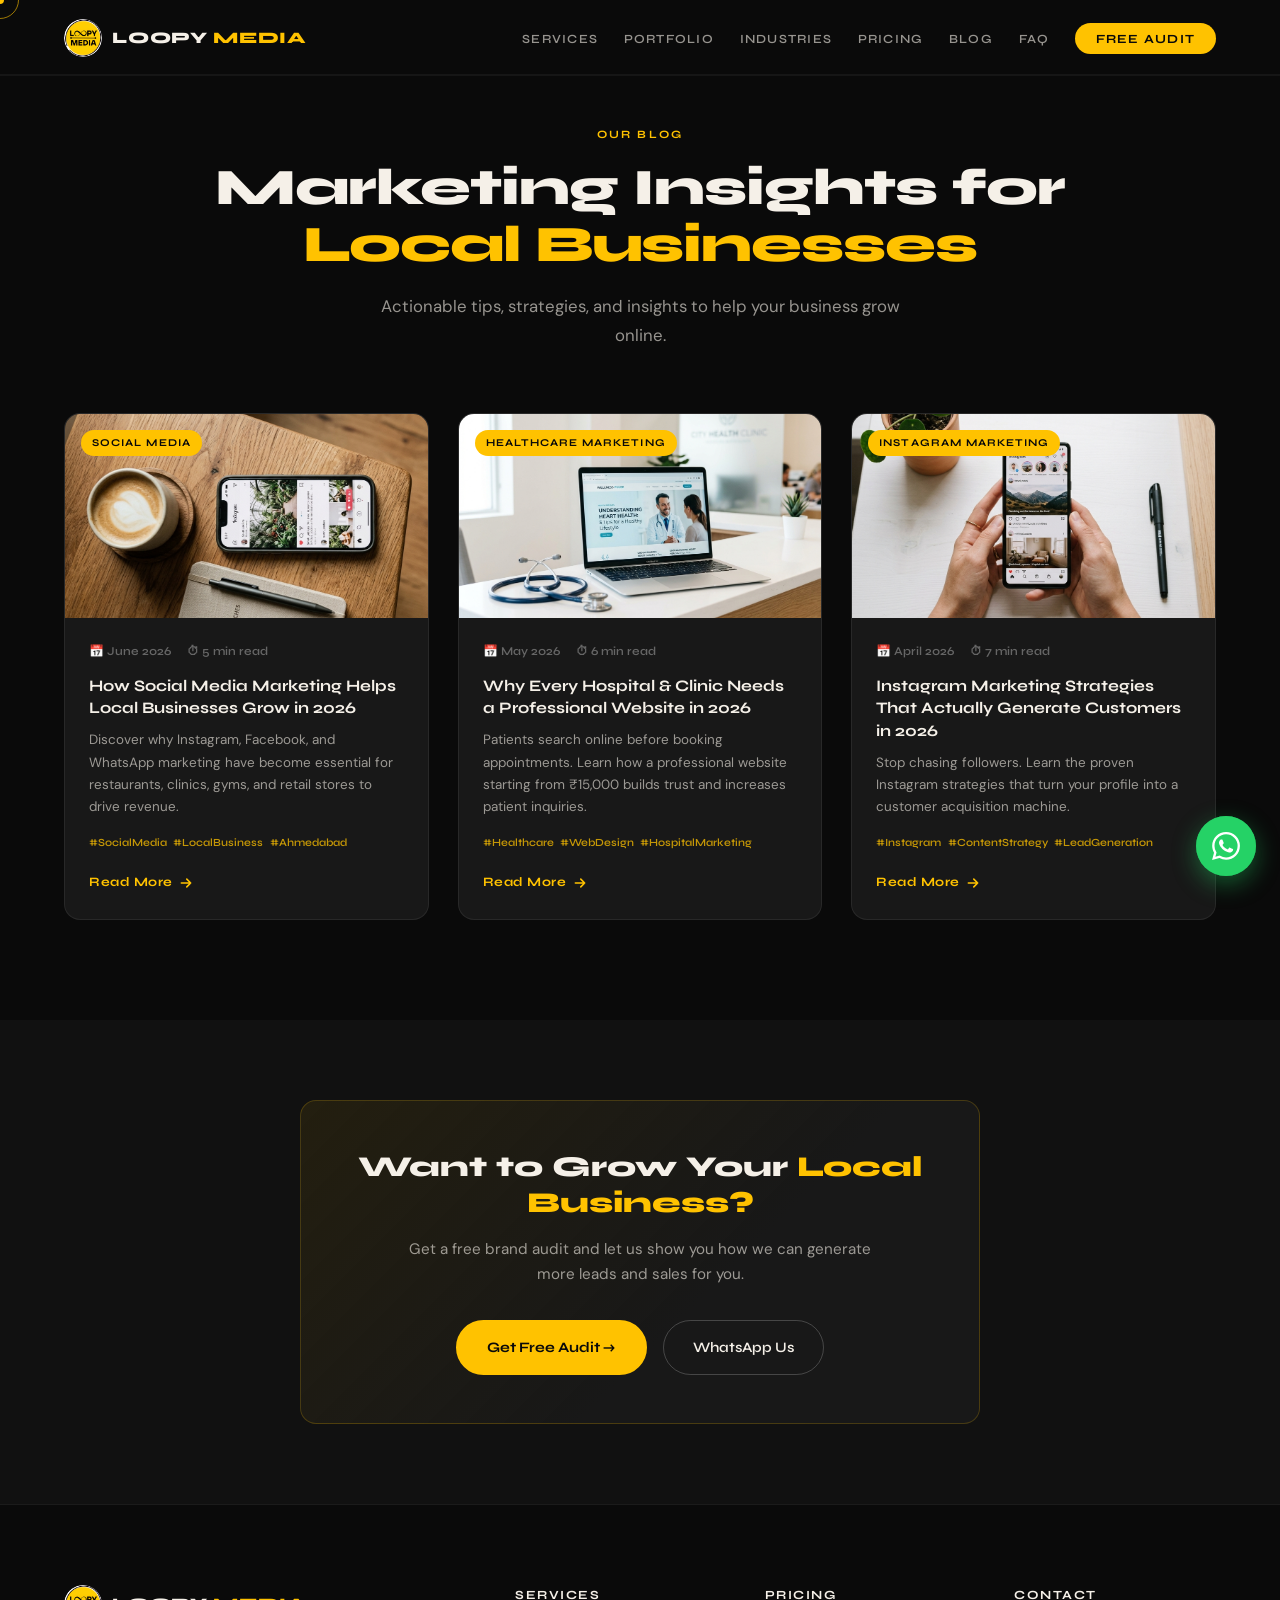
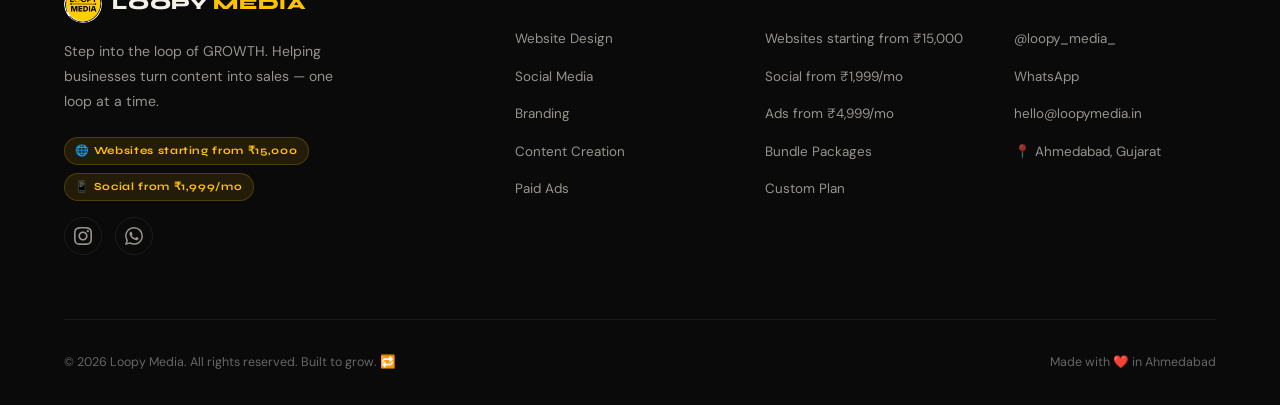
<file: blogs/index.html>
﻿<!DOCTYPE html>
<html lang="en">
<head>
  <meta charset="UTF-8" />
  <meta name="viewport" content="width=device-width, initial-scale=1.0"/>
  <title>Blog – Marketing Insights for Local Businesses | Loopy Media</title>
  <meta name="description" content="Actionable tips, strategies, and insights to help your local business grow online with social media, websites, and SEO."/>
  <meta name="robots" content="index, follow"/>
  <meta name="author" content="Loopy Media"/>
  <meta name="application-name" content="Loopy Media"/>
  <meta name="publisher" content="Loopy Media"/>
  <link rel="canonical" href="https://loopy-media.pages.dev/blogs/"/>
  <meta name="theme-color" content="#0A0A0A"/>

  <meta property="og:type" content="website"/>
  <meta property="og:site_name" content="Loopy Media"/>
  <meta property="og:url" content="https://loopy-media.pages.dev/blogs/"/>
  <meta property="og:title" content="Blog – Marketing Insights for Local Businesses | Loopy Media"/>
  <meta property="og:description" content="Actionable tips, strategies, and insights to help your local business grow online."/>

  <script type="application/ld+json">
  {
    "@context": "https://schema.org",
    "@type": "BreadcrumbList",
    "itemListElement": [
      {"@type": "ListItem", "position": 1, "name": "Home", "item": "https://loopy-media.pages.dev/"},
      {"@type": "ListItem", "position": 2, "name": "Blog"}
    ]
  }
  </script>

  <link rel="preconnect" href="https://fonts.googleapis.com"/>
  <link rel="preconnect" href="https://fonts.gstatic.com" crossorigin/>
  <link href="https://fonts.googleapis.com/css2?family=Bebas+Neue&family=Syne:wght@400;600;700;800&family=DM+Sans:ital,opsz,wght@0,9..40,300;0,9..40,400;0,9..40,500;1,9..40,300&display=swap" rel="stylesheet"/>
  <link rel="stylesheet" href="../styles.css"/>
  <link rel="icon" type="image/png" href="../images/logo.png"/>
  <link rel="apple-touch-icon" href="../images/logo.png"/>
</head>
<body>
  <div class="cursor-dot" id="cursorDot"></div>
  <div class="cursor-ring" id="cursorRing"></div>

  <!-- NAVBAR (from blogs template) -->
  <nav id="navbar" class="scrolled">
    <a href="../index.html#hero" class="nav-logo">
      <div class="logo-mark"><img src="../images/logo.png" alt="Loopy Media Logo" width="44" height="44"/></div>
      <span class="logo-text">LOOPY <span>MEDIA</span></span>
    </a>
    <ul class="nav-links" id="navLinks">
      <li><a href="../index.html#services">Services</a></li>
      <li><a href="../index.html#portfolio">Portfolio</a></li>
      <li><a href="../index.html#industries">Industries</a></li>
      <li><a href="../index.html#pricing">Pricing</a></li>
      <li><a href="./index.html">Blog</a></li>
      <li><a href="../index.html#faq">FAQ</a></li>
      <li><a href="../index.html#contact" class="nav-cta">Free Audit</a></li>
    </ul>
    <button class="hamburger" id="hamburger" aria-label="Menu"><span></span><span></span><span></span></button>
    <div class="nav-line"><div class="nav-line-fill" id="navLineFill"></div></div>
  </nav>

  <div class="mobile-menu" id="mobileMenu">
    <a href="../index.html#services" class="mob-link">Services</a>
    <a href="../index.html#portfolio" class="mob-link">Portfolio</a>
    <a href="../index.html#industries" class="mob-link">Industries</a>
    <a href="../index.html#pricing" class="mob-link">Pricing</a>
    <a href="./index.html" class="mob-link">Blog</a>
    <a href="../index.html#faq" class="mob-link">FAQ</a>
    <a href="../index.html#contact" class="mob-cta">Get Free Audit →</a>
  </div>

  <!-- BLOG HERO -->
  <section class="blog-section" style="padding-top: 120px; padding-bottom: 100px;">
    <div class="container">
      <div class="section-header centered">
        <span class="section-label">Our Blog</span>
        <h2 class="section-title">Marketing Insights for<br/><span>Local Businesses</span></h2>
        <p class="section-sub">Actionable tips, strategies, and insights to help your business grow online.</p>
      </div>
      <div class="blog-grid">
        <article class="blog-card reveal">
          <div class="blog-img"><a href="./social-media-marketing-local-businesses-2026.html"><img src="../images/blog/social-media-marketing.png" alt="Social media marketing for local businesses" loading="lazy"/></a><span class="blog-category">Social Media</span></div>
          <div class="blog-body"><div class="blog-meta"><span>📅 June 2026</span><span>⏱ 5 min read</span></div><h3><a href="./social-media-marketing-local-businesses-2026.html">How Social Media Marketing Helps Local Businesses Grow in 2026</a></h3><p>Discover why Instagram, Facebook, and WhatsApp marketing have become essential for restaurants, clinics, gyms, and retail stores to drive revenue.</p><div class="blog-tags"><span>#SocialMedia</span><span>#LocalBusiness</span><span>#Ahmedabad</span></div><a href="./social-media-marketing-local-businesses-2026.html" class="blog-read-more">Read More <svg width="14" height="14" viewBox="0 0 18 18" fill="none"><path d="M3 9H15M15 9L10 4M15 9L10 14" stroke="currentColor" stroke-width="2" stroke-linecap="round" stroke-linejoin="round"/></svg></a></div>
        </article>
        <article class="blog-card reveal reveal-d1">
          <div class="blog-img"><a href="./hospital-clinic-website-2026.html"><img src="../images/blog/hospital-clinic-website.png" alt="Hospital and clinic website design" loading="lazy"/></a><span class="blog-category">Healthcare Marketing</span></div>
          <div class="blog-body"><div class="blog-meta"><span>📅 May 2026</span><span>⏱ 6 min read</span></div><h3><a href="./hospital-clinic-website-2026.html">Why Every Hospital &amp; Clinic Needs a Professional Website in 2026</a></h3><p>Patients search online before booking appointments. Learn how a professional website starting from ₹15,000 builds trust and increases patient inquiries.</p><div class="blog-tags"><span>#Healthcare</span><span>#WebDesign</span><span>#HospitalMarketing</span></div><a href="./hospital-clinic-website-2026.html" class="blog-read-more">Read More <svg width="14" height="14" viewBox="0 0 18 18" fill="none"><path d="M3 9H15M15 9L10 4M15 9L10 14" stroke="currentColor" stroke-width="2" stroke-linecap="round" stroke-linejoin="round"/></svg></a></div>
        </article>
        <article class="blog-card reveal reveal-d2">
          <div class="blog-img"><a href="./instagram-marketing-strategies-2026.html"><img src="../images/blog/instagram-marketing.png" alt="Instagram marketing strategies" loading="lazy"/></a><span class="blog-category">Instagram Marketing</span></div>
          <div class="blog-body"><div class="blog-meta"><span>📅 April 2026</span><span>⏱ 7 min read</span></div><h3><a href="./instagram-marketing-strategies-2026.html">Instagram Marketing Strategies That Actually Generate Customers in 2026</a></h3><p>Stop chasing followers. Learn the proven Instagram strategies that turn your profile into a customer acquisition machine.</p><div class="blog-tags"><span>#Instagram</span><span>#ContentStrategy</span><span>#LeadGeneration</span></div><a href="./instagram-marketing-strategies-2026.html" class="blog-read-more">Read More <svg width="14" height="14" viewBox="0 0 18 18" fill="none"><path d="M3 9H15M15 9L10 4M15 9L10 14" stroke="currentColor" stroke-width="2" stroke-linecap="round" stroke-linejoin="round"/></svg></a></div>
        </article>
      </div>
    </div>
  </section>

  <!-- CTA -->
  <section class="blog-cta-section">
    <div class="container">
      <div class="blog-cta-box">
        <h3>Want to Grow Your <span>Local Business?</span></h3>
        <p>Get a free brand audit and let us show you how we can generate more leads and sales for you.</p>
        <div class="blog-cta-actions">
          <a href="../index.html#contact" class="btn-primary">Get Free Audit →</a>
          <a href="https://wa.me/919484882220?text=Hi%20Loopy%20Media%2C%20I%20would%20like%20a%20free%20brand%20audit." target="_blank" class="btn-ghost">WhatsApp Us</a>
        </div>
      </div>
    </div>
  </section>

  <!-- FOOTER -->
  <footer id="footer">
    <div class="container">
      <div class="footer-top">
        <div class="footer-brand">
          <a href="../index.html#hero" class="nav-logo">
            <div class="logo-mark"><img src="../images/logo.png" alt="Loopy Media Logo" width="44" height="44"/></div>
            <span class="logo-text">LOOPY <span>MEDIA</span></span>
          </a>
          <p class="footer-tagline">Step into the loop of GROWTH. Helping businesses turn content into sales — one loop at a time.</p>
          <div class="footer-pricing-pills">
            <span>🌐 Websites starting from ₹15,000</span>
            <span>📱 Social from ₹1,999/mo</span>
          </div>
          <div class="footer-socials">
            <a href="https://instagram.com/loopy_media_" target="_blank" aria-label="Instagram"><svg width="18" height="18" viewBox="0 0 24 24" fill="currentColor"><path d="M12 2.163c3.204 0 3.584.012 4.85.07 3.252.148 4.771 1.691 4.919 4.919.058 1.265.069 1.645.069 4.849 0 3.205-.012 3.584-.069 4.849-.149 3.225-1.664 4.771-4.919 4.919-1.266.058-1.644.07-4.85.07-3.204 0-3.584-.012-4.849-.07-3.26-.149-4.771-1.699-4.919-4.92-.058-1.265-.07-1.644-.07-4.849 0-3.204.013-3.583.07-4.849.149-3.227 1.664-4.771 4.919-4.919 1.266-.057 1.645-.069 4.849-.069zm0-2.163c-3.259 0-3.667.014-4.947.072-4.358.2-6.78 2.618-6.98 6.98-.059 1.281-.073 1.689-.073 4.948 0 3.259.014 3.668.072 4.948.2 4.358 2.618 6.78 6.98 6.98 1.281.058 1.689.072 4.948.072 3.259 0 3.668-.014 4.948-.072 4.354-.2 6.782-2.618 6.979-6.98.059-1.28.073-1.689.073-4.948 0-3.259-.014-3.667-.072-4.947-.196-4.354-2.617-6.78-6.979-6.98-1.281-.059-1.69-.073-4.949-.073zm0 5.838c-3.403 0-6.162 2.759-6.162 6.162s2.759 6.163 6.162 6.163 6.162-2.759 6.162-6.163c0-3.403-2.759-6.162-6.162-6.162zm0 10.162c-2.209 0-4-1.79-4-4 0-2.209 1.791-4 4-4s4 1.791 4 4c0 2.21-1.791 4-4 4zm6.406-11.845c-.796 0-1.441.645-1.441 1.44s.645 1.44 1.441 1.44c.795 0 1.439-.645 1.439-1.44s-.644-1.44-1.439-1.44z"/></svg></a>
            <a href="https://wa.me/919484882220" target="_blank" aria-label="WhatsApp"><svg width="18" height="18" viewBox="0 0 24 24" fill="currentColor"><path d="M17.472 14.382c-.297-.149-1.758-.867-2.03-.967-.273-.099-.471-.148-.67.15-.197.297-.767.966-.94 1.164-.173.199-.347.223-.644.075-.297-.15-1.255-.463-2.39-1.475-.883-.788-1.48-1.761-1.653-2.059-.173-.297-.018-.458.13-.606.134-.133.298-.347.446-.52.149-.174.198-.298.298-.497.099-.198.05-.371-.025-.52-.075-.149-.669-1.612-.916-2.207-.242-.579-.487-.5-.669-.51-.173-.008-.371-.01-.57-.01-.198 0-.52.074-.792.372-.272.297-1.04 1.016-1.04 2.479 0 1.462 1.065 2.875 1.213 3.074.149.198 2.096 3.2 5.077 4.487.709.306 1.262.489 1.694.625.712.227 1.36.195 1.871.118.571-.085 1.758-.719 2.006-1.413.248-.694.248-1.289.173-1.413-.074-.124-.272-.198-.57-.347m-5.421 7.403h-.004a9.87 9.87 0 01-5.031-1.378l-.361-.214-3.741.982.998-3.648-.235-.374a9.86 9.86 0 01-1.51-5.26c.001-5.45 4.436-9.884 9.888-9.884 2.64 0 5.122 1.03 6.988 2.898a9.825 9.825 0 012.893 6.994c-.003 5.45-4.437 9.884-9.885 9.884m8.413-18.297A11.815 11.815 0 0012.05 0C5.495 0 .16 5.335.157 11.892c0 2.096.547 4.142 1.588 5.945L.057 24l6.305-1.654a11.882 11.882 0 005.683 1.448h.005c6.554 0 11.890-5.335 11.893-11.893a11.821 11.821 0 00-3.48-8.413Z"/></svg></a>
          </div>
        </div>
        <div class="footer-links-group">
          <h5>Services</h5>
          <ul>
            <li><a href="../index.html#services">Website Design</a></li>
            <li><a href="../index.html#services">Social Media</a></li>
            <li><a href="../index.html#services">Branding</a></li>
            <li><a href="../index.html#services">Content Creation</a></li>
            <li><a href="../index.html#services">Paid Ads</a></li>
          </ul>
        </div>
        <div class="footer-links-group">
          <h5>Pricing</h5>
          <ul>
            <li><a href="../index.html#pricing">Websites starting from ₹15,000</a></li>
            <li><a href="../index.html#pricing">Social from ₹1,999/mo</a></li>
            <li><a href="../index.html#pricing">Ads from ₹4,999/mo</a></li>
            <li><a href="../index.html#pricing">Bundle Packages</a></li>
            <li><a href="../index.html#contact">Custom Plan</a></li>
          </ul>
        </div>
        <div class="footer-links-group">
          <h5>Contact</h5>
          <ul>
            <li><a href="https://instagram.com/loopy_media_" target="_blank">@loopy_media_</a></li>
            <li><a href="https://wa.me/919484882220?text=Hi%20Loopy%20Media%2C%20I%27d%20like%20a%20free%20audit%20for%20my%20business.">WhatsApp</a></li>
            <li><a href="mailto:hello@loopymedia.in">hello@loopymedia.in</a></li>
            <li><span>📍 Ahmedabad, Gujarat</span></li>
          </ul>
        </div>
      </div>
      <div class="footer-bottom">
        <p>© 2026 Loopy Media. All rights reserved. Built to grow. 🔁</p>
        <p>Made with ❤️ in Ahmedabad</p>
      </div>
    </div>
  </footer>

  <a href="https://wa.me/919484882220?text=Hi%20Loopy%20Media%2C%20I%20would%20like%20to%20discuss%20growing%20my%20business." target="_blank" class="wa-float" aria-label="Chat on WhatsApp">
    <svg viewBox="0 0 24 24" fill="currentColor" width="28" height="28"><path d="M17.472 14.382c-.297-.149-1.758-.867-2.03-.967-.273-.099-.471-.148-.67.15-.197.297-.767.966-.94 1.164-.173.199-.347.223-.644.075-.297-.15-1.255-.463-2.39-1.475-.883-.788-1.48-1.761-1.653-2.059-.173-.297-.018-.458.13-.606.134-.133.298-.347.446-.52.149-.174.198-.298.298-.497.099-.198.05-.371-.025-.52-.075-.149-.669-1.612-.916-2.207-.242-.579-.487-.5-.669-.51-.173-.008-.371-.01-.57-.01-.198 0-.52.074-.792.372-.272.297-1.04 1.016-1.04 2.479 0 1.462 1.065 2.875 1.213 3.074.149.198 2.096 3.2 5.077 4.487.709.306 1.262.489 1.694.625.712.227 1.36.195 1.871.118.571-.085 1.758-.719 2.006-1.413.248-.694.248-1.289.173-1.413-.074-.124-.272-.198-.57-.347m-5.421 7.403h-.004a9.87 9.87 0 01-5.031-1.378l-.361-.214-3.741.982.998-3.648-.235-.374a9.86 9.86 0 01-1.51-5.26c.001-5.45 4.436-9.884 9.888-9.884 2.64 0 5.122 1.03 6.988 2.898a9.825 9.825 0 012.893 6.994c-.003 5.45-4.437 9.884-9.885 9.884m8.413-18.297A11.815 11.815 0 0012.05 0C5.495 0 .16 5.335.157 11.892c0 2.096.547 4.142 1.588 5.945L.057 24l6.305-1.654a11.882 11.882 0 005.683 1.448h.005c6.554 0 11.890-5.335 11.893-11.893a11.821 11.821 0 00-3.48-8.413Z"/></svg>
    <span class="wa-pulse"></span>
    <span class="wa-tooltip">Ask us anything</span>
  </a>

  <script src="../script.js"></script>
</body>
</html>
</file>
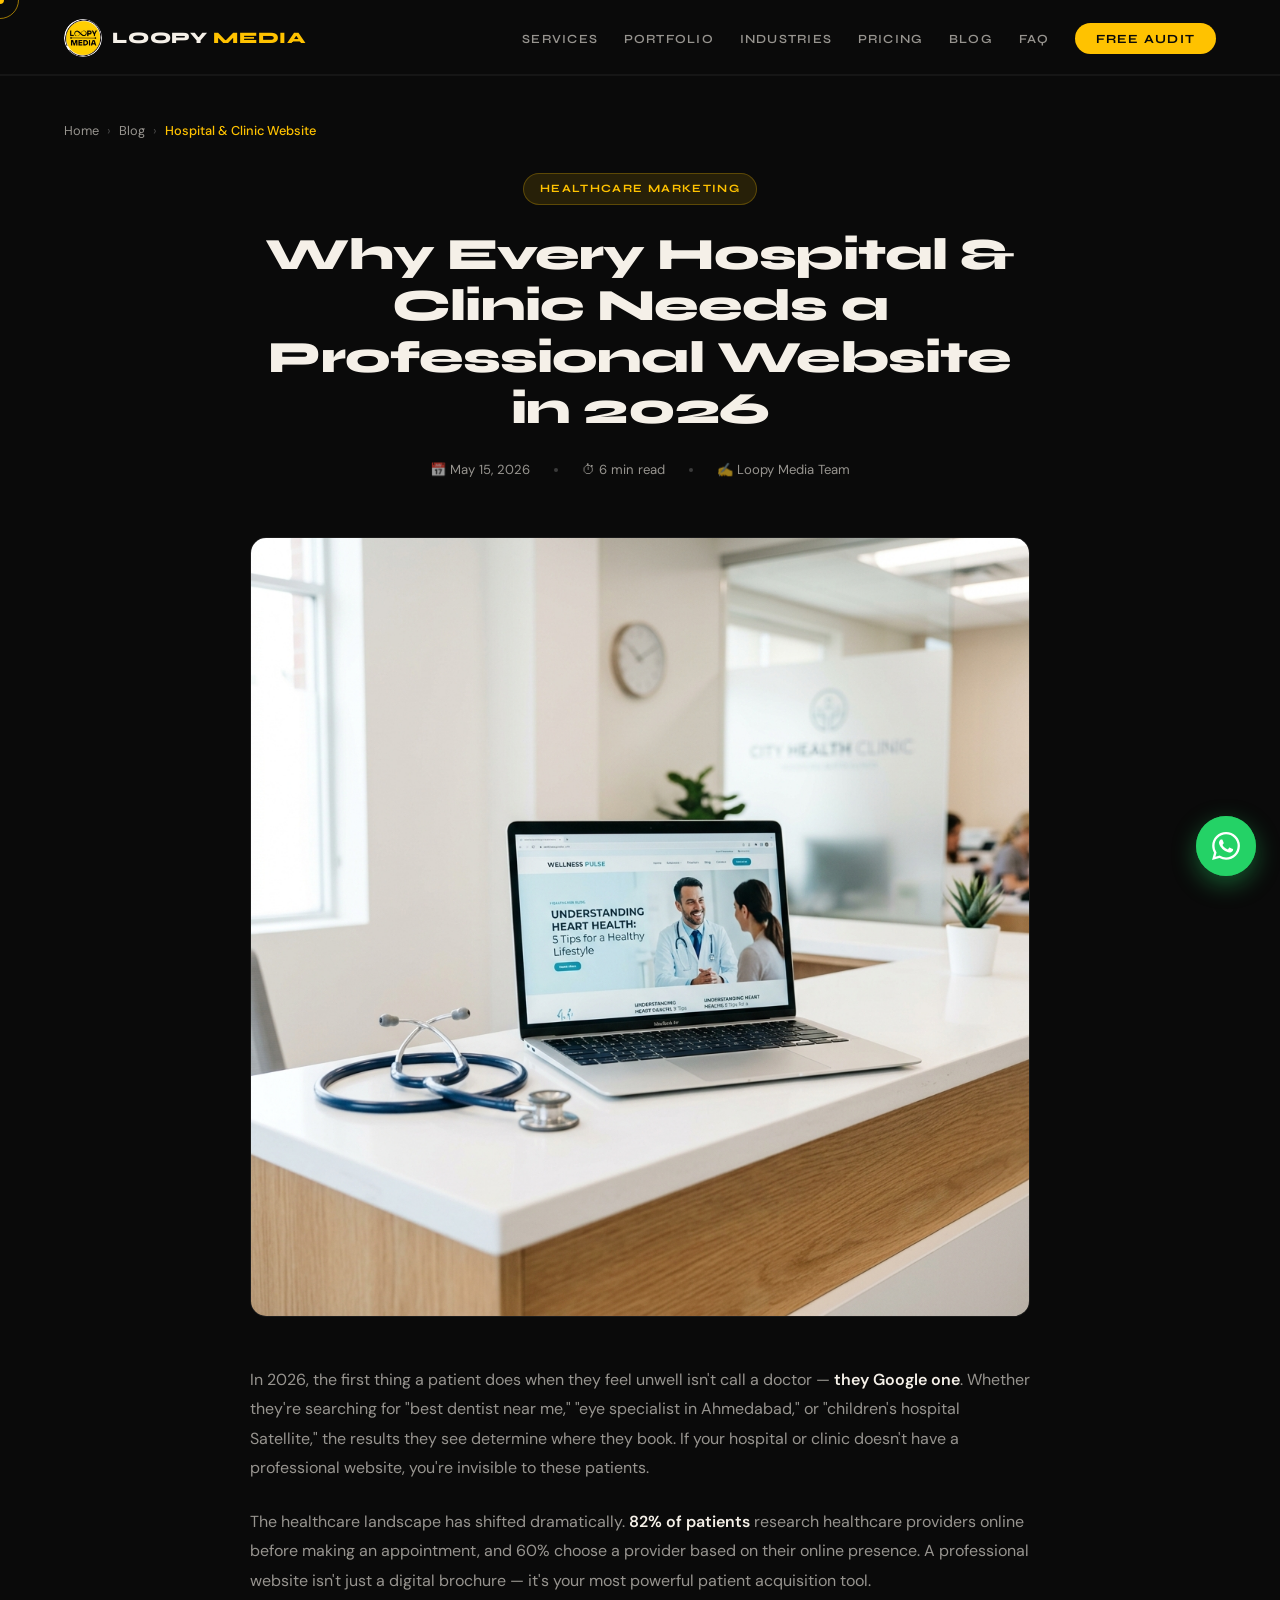
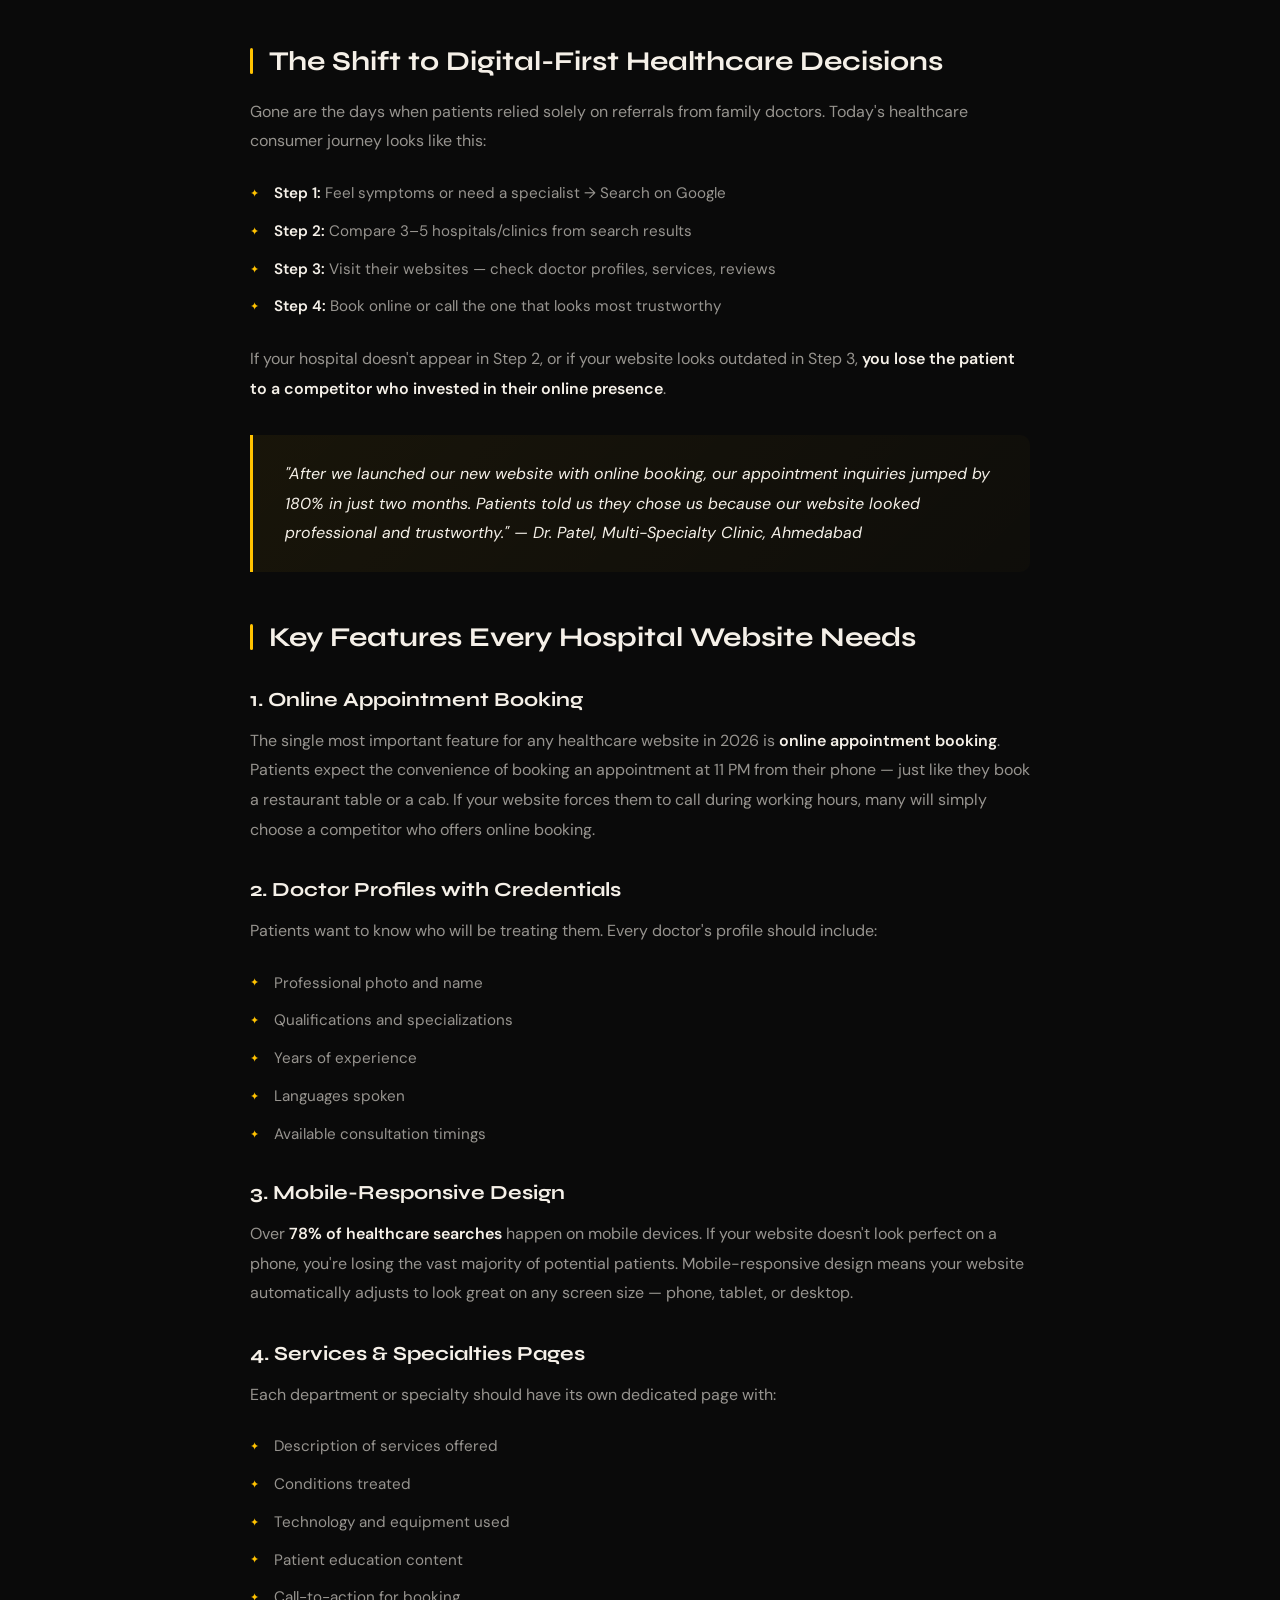
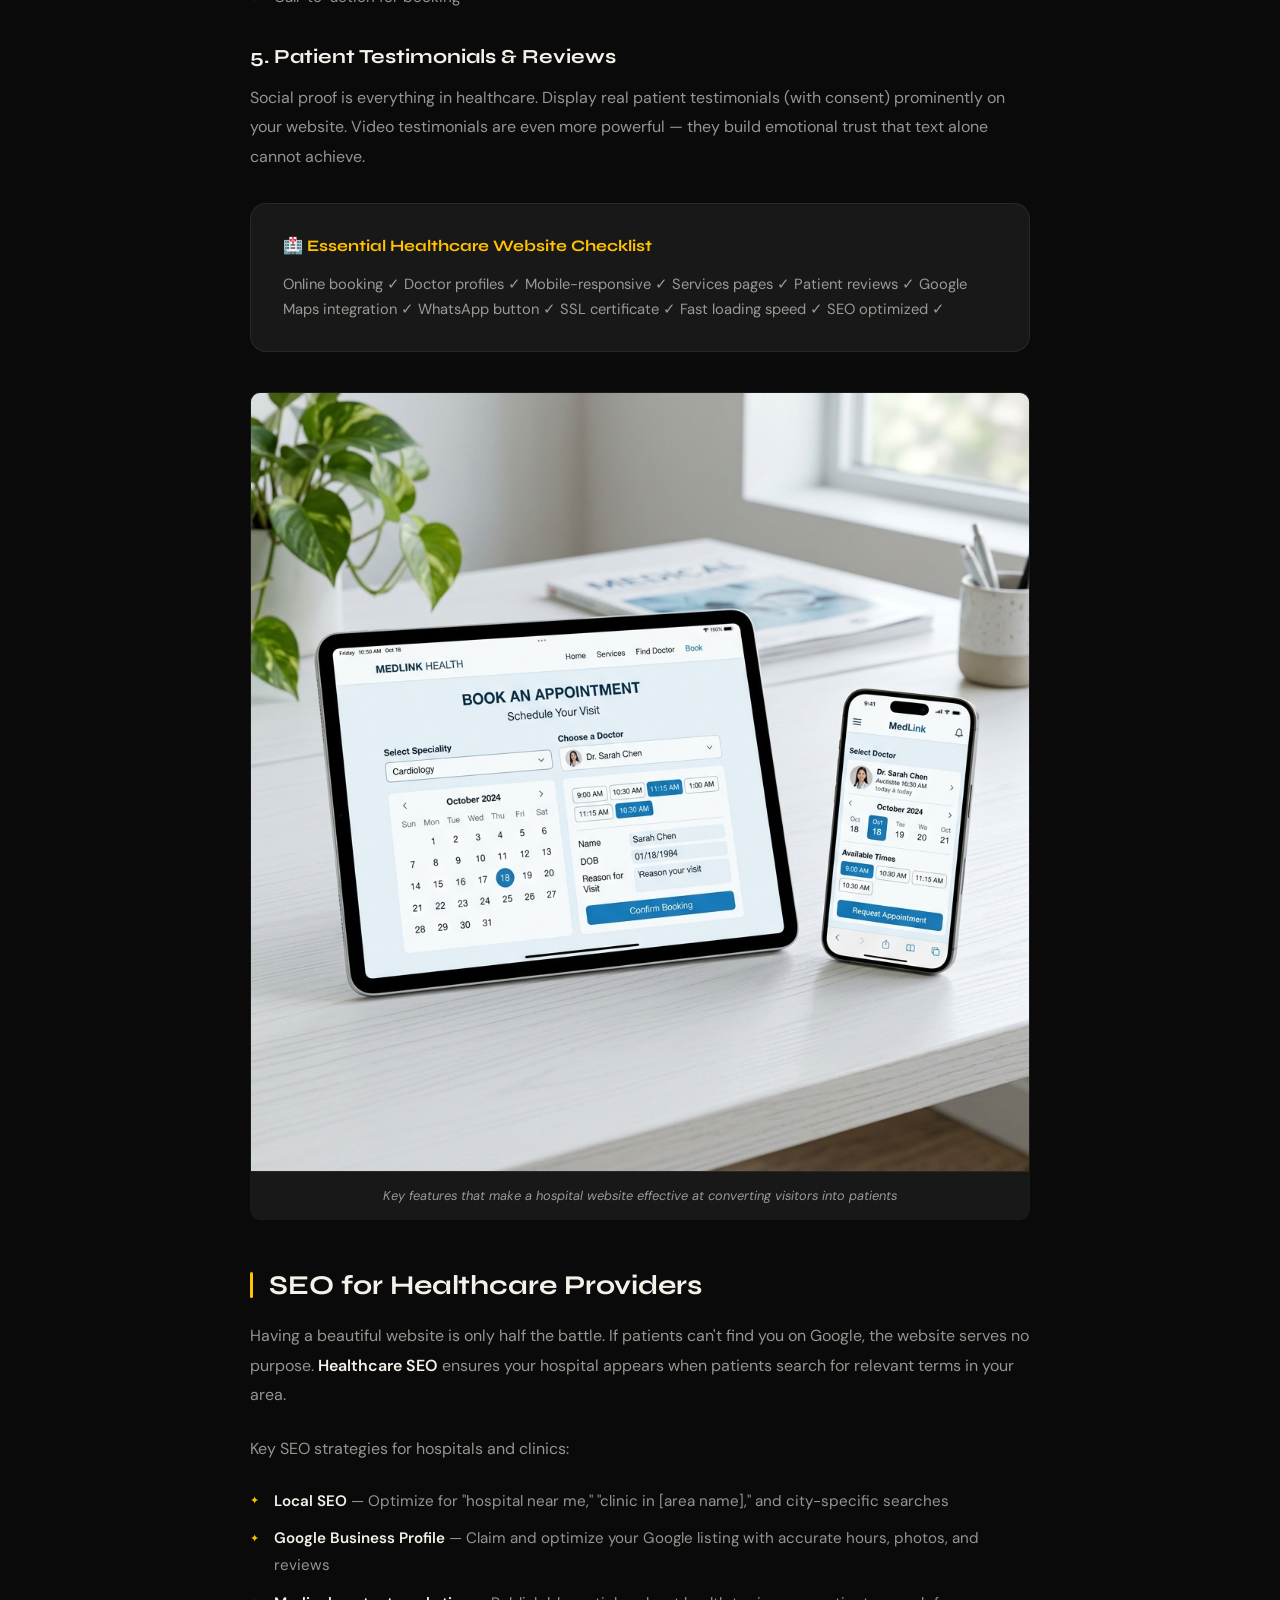
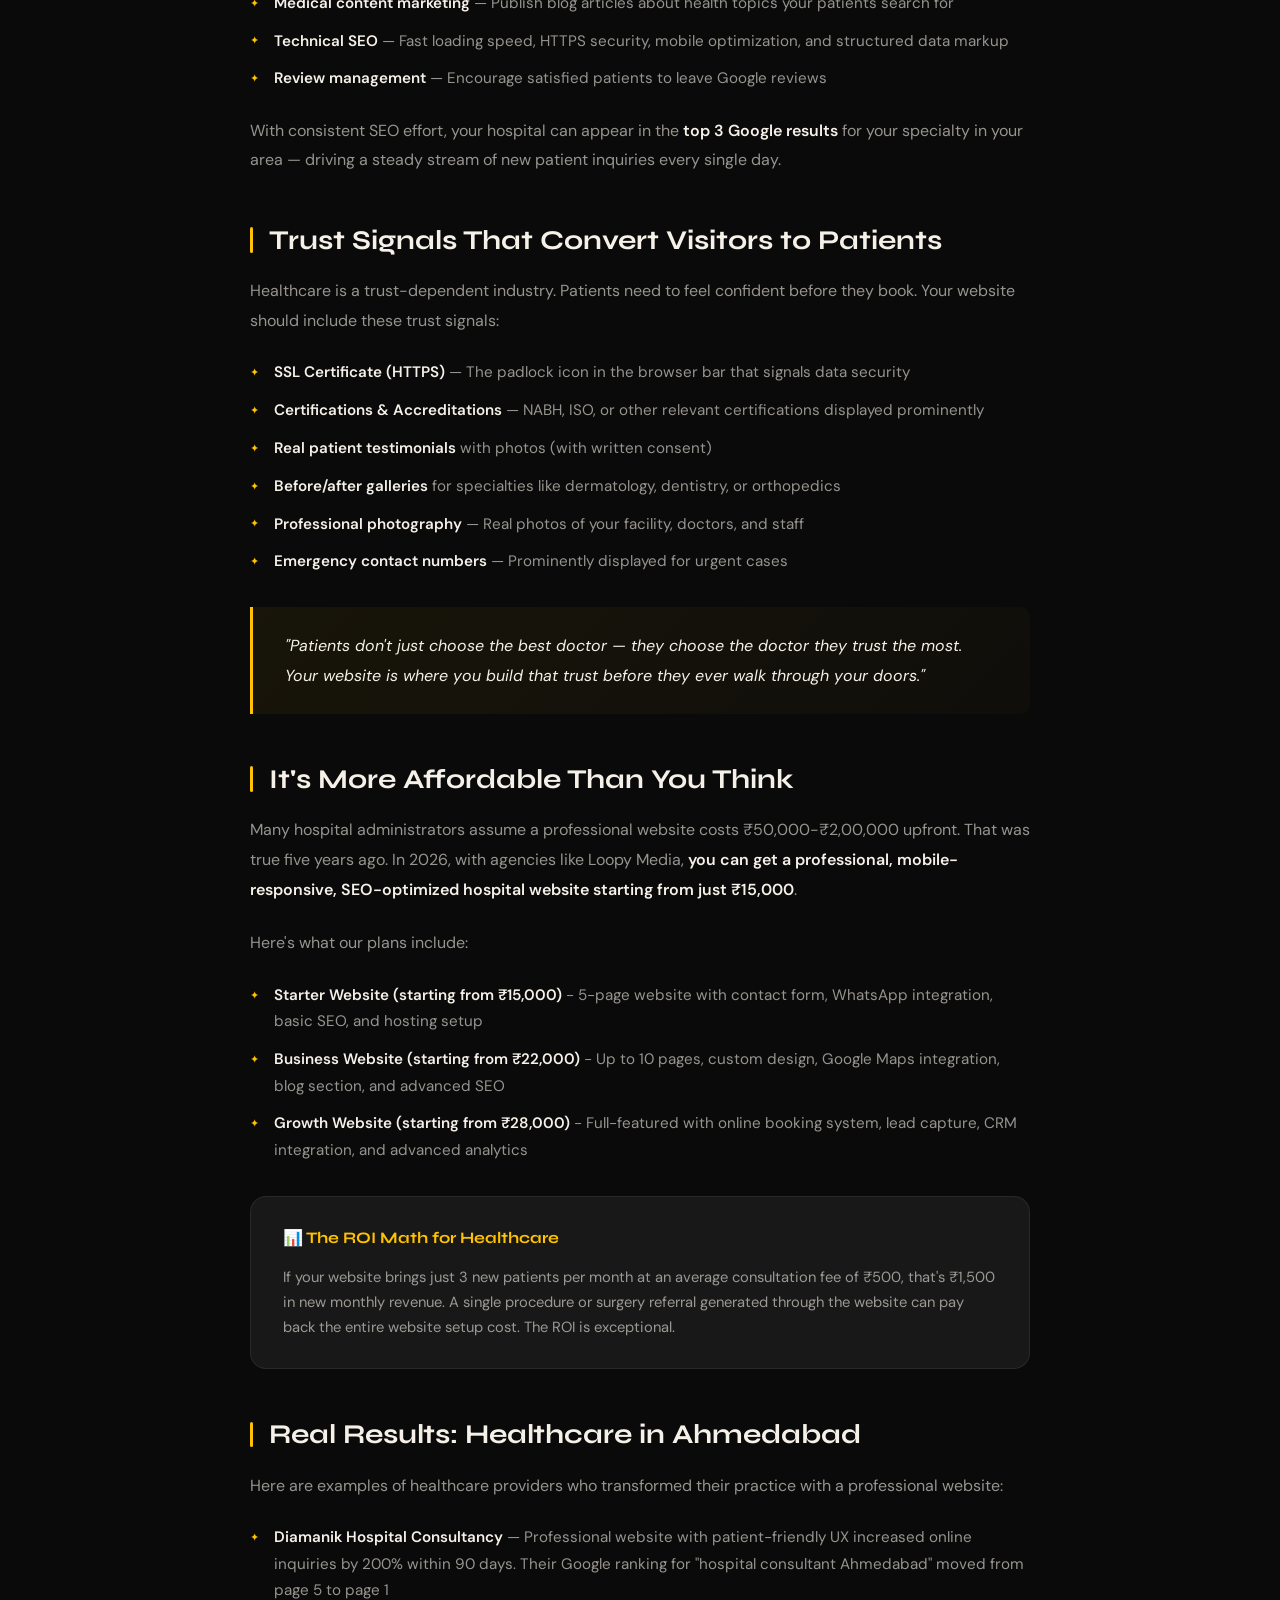
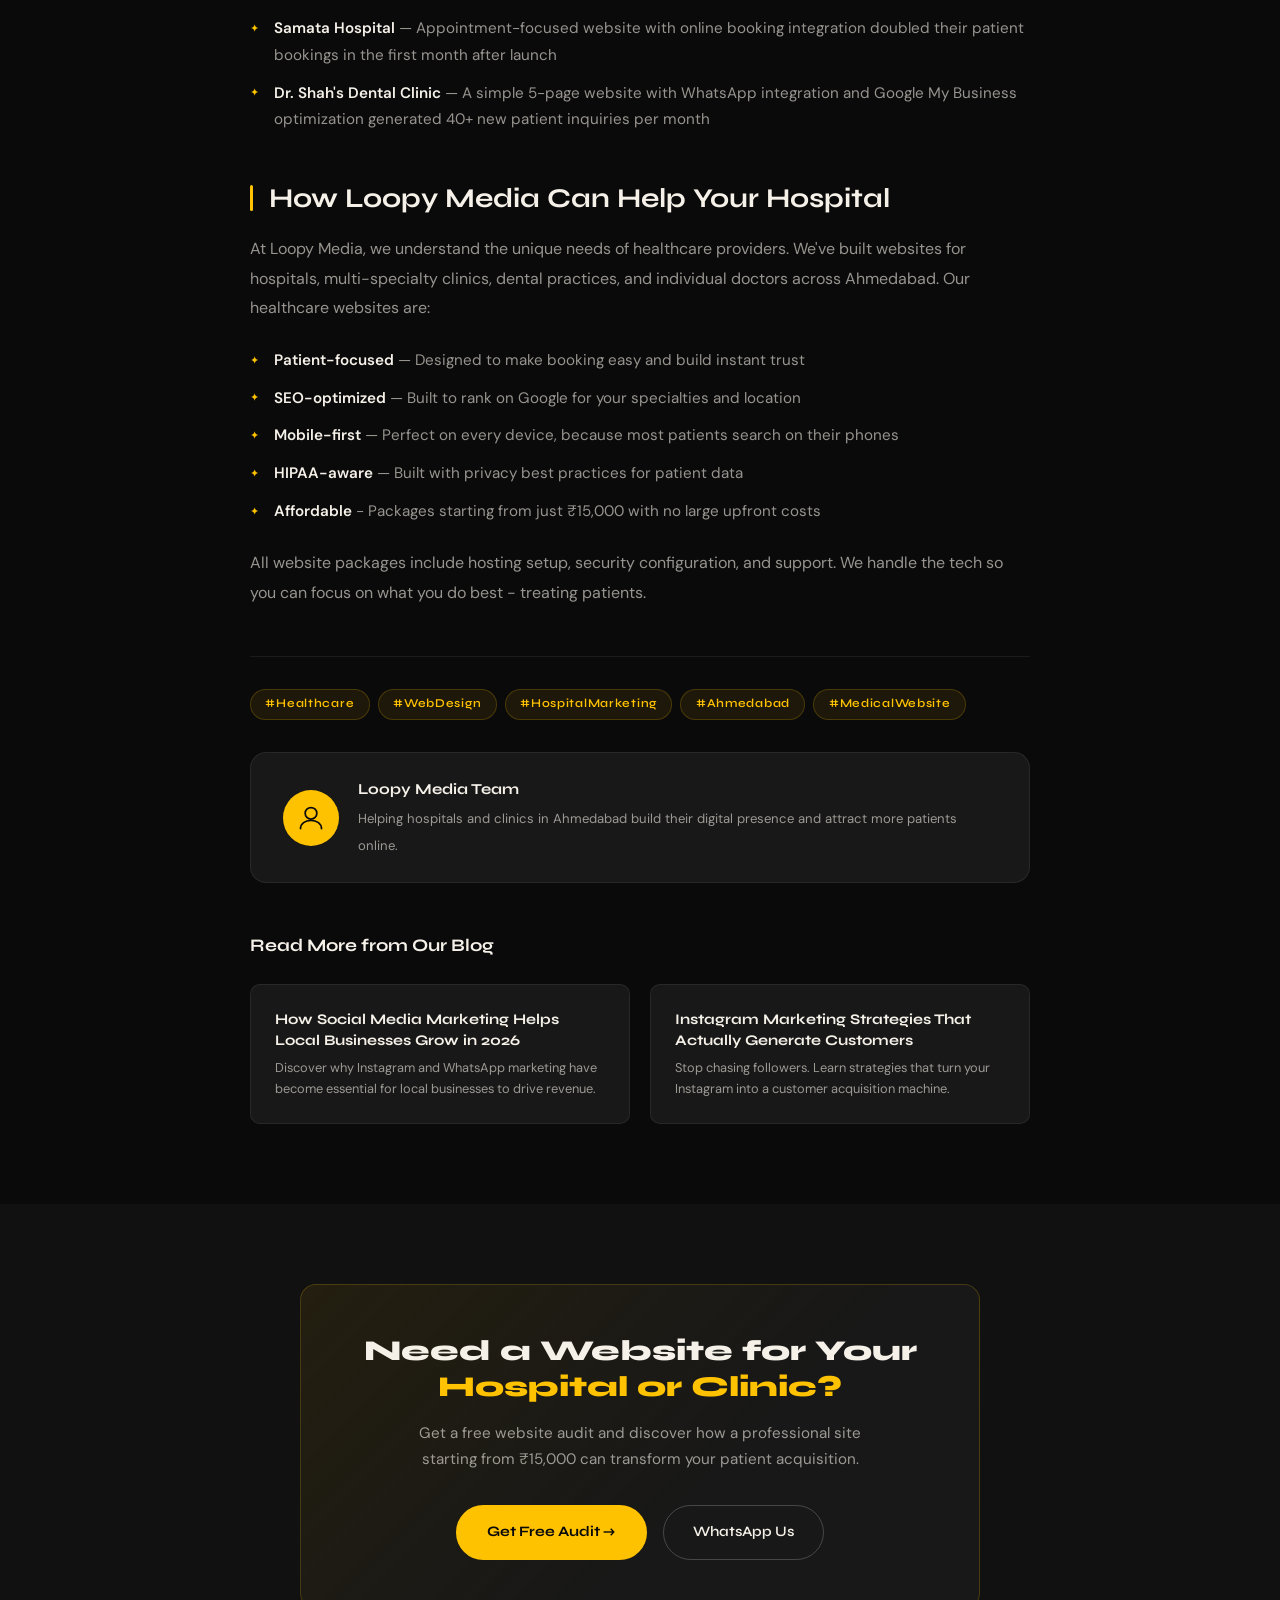
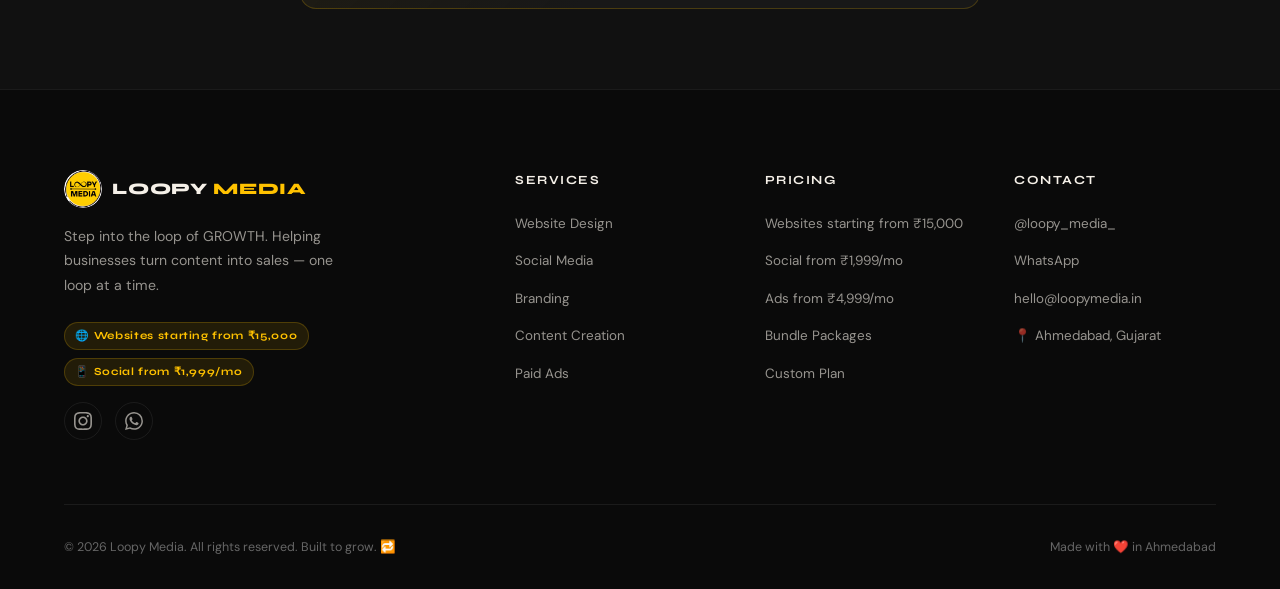
<file: blogs/hospital-clinic-website-2026.html>
<!DOCTYPE html>
<html lang="en">
<head>
  <meta charset="UTF-8" />
  <meta name="viewport" content="width=device-width, initial-scale=1.0"/>
  <title>Why Every Hospital & Clinic Needs a Professional Website in 2026 | Loopy Media</title>
  <meta name="description" content="Patients search online before booking appointments. Learn how a professional website starting from ₹15,000 builds trust, increases patient inquiries, and grows your healthcare practice."/>
  <meta name="keywords" content="hospital website design Ahmedabad, clinic website, healthcare marketing, medical website design, doctor website, hospital digital marketing Gujarat, patient booking website"/>
  <meta name="robots" content="index, follow, max-image-preview:large, max-snippet:-1"/>
  <meta name="author" content="Loopy Media"/>
  <meta name="application-name" content="Loopy Media"/>
  <meta name="publisher" content="Loopy Media"/>
  <link rel="canonical" href="https://loopy-media.pages.dev/blogs/hospital-clinic-website-2026.html"/>
  <meta name="theme-color" content="#0A0A0A"/>

  <meta property="og:type" content="article"/>
  <meta property="og:site_name" content="Loopy Media"/>
  <meta property="og:locale" content="en_IN"/>
  <meta property="og:url" content="https://loopy-media.pages.dev/blogs/hospital-clinic-website-2026.html"/>
  <meta property="og:title" content="Why Every Hospital & Clinic Needs a Professional Website in 2026"/>
  <meta property="og:description" content="Patients search online before booking. Learn how a professional hospital website builds trust and drives patient inquiries."/>
  <meta property="og:image" content="https://loopy-media.pages.dev/images/blog/hospital-clinic-website.png"/>
  <meta property="og:image:alt" content="Professional hospital and clinic website design"/>
  <meta property="article:published_time" content="2026-05-15T00:00:00+05:30"/>
  <meta property="article:author" content="https://loopy-media.pages.dev/"/>
  <meta property="article:section" content="Healthcare Marketing"/>
  <meta property="article:tag" content="Healthcare"/>
  <meta property="article:tag" content="Website Design"/>
  <meta property="article:tag" content="Hospital Marketing"/>
  <meta name="twitter:card" content="summary_large_image"/>
  <meta name="twitter:title" content="Why Every Hospital & Clinic Needs a Professional Website in 2026"/>
  <meta name="twitter:description" content="How a professional hospital website builds trust and drives patient inquiries."/>
  <meta name="twitter:image" content="https://loopy-media.pages.dev/images/blog/hospital-clinic-website.png"/>

  <script type="application/ld+json">
  {
    "@context": "https://schema.org",
    "@type": "BlogPosting",
    "headline": "Why Every Hospital & Clinic Needs a Professional Website in 2026",
    "datePublished": "2026-05-15",
    "dateModified": "2026-06-08",
    "author": { "@type": "Organization", "name": "Loopy Media", "url": "https://loopy-media.pages.dev" },
    "publisher": { "@type": "Organization", "name": "Loopy Media", "url": "https://loopy-media.pages.dev", "logo": {"@type": "ImageObject", "url": "https://loopy-media.pages.dev/images/logo.png"} },
    "description": "Patients search online before booking appointments. Learn how a professional website builds trust and increases patient inquiries.",
    "image": "https://loopy-media.pages.dev/images/blog/hospital-clinic-website.png",
    "mainEntityOfPage": "https://loopy-media.pages.dev/blogs/hospital-clinic-website-2026.html",
    "keywords": "hospital website, clinic website, healthcare marketing, Ahmedabad"
  }
  </script>
  <script type="application/ld+json">
  {
    "@context": "https://schema.org",
    "@type": "BreadcrumbList",
    "itemListElement": [
      {"@type": "ListItem", "position": 1, "name": "Home", "item": "https://loopy-media.pages.dev/"},
      {"@type": "ListItem", "position": 2, "name": "Blog", "item": "https://loopy-media.pages.dev/#blog"},
      {"@type": "ListItem", "position": 3, "name": "Hospital & Clinic Website Guide"}
    ]
  }
  </script>

  <link rel="icon" type="image/png" href="../images/logo.png"/>
  <link rel="apple-touch-icon" href="../images/logo.png"/>
  <link rel="preconnect" href="https://fonts.googleapis.com"/>
  <link rel="preconnect" href="https://fonts.gstatic.com" crossorigin/>
  <link href="https://fonts.googleapis.com/css2?family=Bebas+Neue&family=Syne:wght@400;600;700;800&family=DM+Sans:ital,opsz,wght@0,9..40,300;0,9..40,400;0,9..40,500;1,9..40,300&display=swap" rel="stylesheet"/>
  <link rel="stylesheet" href="../styles.css"/>
</head>
<body>

  <div class="cursor-dot" id="cursorDot"></div>
  <div class="cursor-ring" id="cursorRing"></div>

  <nav id="navbar" class="scrolled">
    <a href="../index.html#hero" class="nav-logo">
      <div class="logo-mark"><img src="../images/logo.png" alt="Loopy Media Logo" width="44" height="44"/></div>
      <span class="logo-text">LOOPY <span>MEDIA</span></span>
    </a>
    <ul class="nav-links" id="navLinks">
      <li><a href="../index.html#services">Services</a></li>
      <li><a href="../index.html#portfolio">Portfolio</a></li>
      <li><a href="../index.html#industries">Industries</a></li>
      <li><a href="../index.html#pricing">Pricing</a></li>
      <li><a href="../index.html#blog">Blog</a></li>
      <li><a href="../index.html#faq">FAQ</a></li>
      <li><a href="../index.html#contact" class="nav-cta">Free Audit</a></li>
    </ul>
    <button class="hamburger" id="hamburger" aria-label="Menu"><span></span><span></span><span></span></button>
    <div class="nav-line"><div class="nav-line-fill" id="navLineFill"></div></div>
  </nav>

  <div class="mobile-menu" id="mobileMenu">
    <a href="../index.html#services" class="mob-link">Services</a>
    <a href="../index.html#portfolio" class="mob-link">Portfolio</a>
    <a href="../index.html#industries" class="mob-link">Industries</a>
    <a href="../index.html#pricing" class="mob-link">Pricing</a>
    <a href="../index.html#blog" class="mob-link">Blog</a>
    <a href="../index.html#faq" class="mob-link">FAQ</a>
    <a href="../index.html#contact" class="mob-cta">Get Free Audit →</a>
  </div>

  <article class="blog-post-page">
    <div class="container">

      <div class="blog-breadcrumbs">
        <a href="../index.html">Home</a>
        <span class="bc-sep">›</span>
        <a href="../index.html#blog">Blog</a>
        <span class="bc-sep">›</span>
        <span class="bc-current">Hospital &amp; Clinic Website</span>
      </div>

      <div class="blog-post-header">
        <span class="blog-post-category">Healthcare Marketing</span>
        <h1 class="blog-post-title">Why Every Hospital &amp; Clinic Needs a Professional Website in 2026</h1>
        <div class="blog-post-meta">
          <span>📅 May 15, 2026</span>
          <span class="meta-divider"></span>
          <span>⏱ 6 min read</span>
          <span class="meta-divider"></span>
          <span>✍️ Loopy Media Team</span>
        </div>
      </div>

      <!-- Hero Image -->
      <div class="blog-post-hero-img">
        <img src="../images/blog/hospital-clinic-website.png" alt="Professional hospital and clinic website design" />
      </div>

      <div class="blog-post-content">

        <p>In 2026, the first thing a patient does when they feel unwell isn't call a doctor — <strong>they Google one</strong>. Whether they're searching for "best dentist near me," "eye specialist in Ahmedabad," or "children's hospital Satellite," the results they see determine where they book. If your hospital or clinic doesn't have a professional website, you're invisible to these patients.</p>

        <p>The healthcare landscape has shifted dramatically. <strong>82% of patients</strong> research healthcare providers online before making an appointment, and 60% choose a provider based on their online presence. A professional website isn't just a digital brochure — it's your most powerful patient acquisition tool.</p>

        <h2>The Shift to Digital-First Healthcare Decisions</h2>

        <p>Gone are the days when patients relied solely on referrals from family doctors. Today's healthcare consumer journey looks like this:</p>

        <ul>
          <li><strong>Step 1:</strong> Feel symptoms or need a specialist → Search on Google</li>
          <li><strong>Step 2:</strong> Compare 3–5 hospitals/clinics from search results</li>
          <li><strong>Step 3:</strong> Visit their websites — check doctor profiles, services, reviews</li>
          <li><strong>Step 4:</strong> Book online or call the one that looks most trustworthy</li>
        </ul>

        <p>If your hospital doesn't appear in Step 2, or if your website looks outdated in Step 3, <strong>you lose the patient to a competitor who invested in their online presence</strong>.</p>

        <blockquote>
          <p>"After we launched our new website with online booking, our appointment inquiries jumped by 180% in just two months. Patients told us they chose us because our website looked professional and trustworthy." — Dr. Patel, Multi-Specialty Clinic, Ahmedabad</p>
        </blockquote>

        <h2>Key Features Every Hospital Website Needs</h2>

        <h3>1. Online Appointment Booking</h3>

        <p>The single most important feature for any healthcare website in 2026 is <strong>online appointment booking</strong>. Patients expect the convenience of booking an appointment at 11 PM from their phone — just like they book a restaurant table or a cab. If your website forces them to call during working hours, many will simply choose a competitor who offers online booking.</p>

        <h3>2. Doctor Profiles with Credentials</h3>

        <p>Patients want to know who will be treating them. Every doctor's profile should include:</p>
        <ul>
          <li>Professional photo and name</li>
          <li>Qualifications and specializations</li>
          <li>Years of experience</li>
          <li>Languages spoken</li>
          <li>Available consultation timings</li>
        </ul>

        <h3>3. Mobile-Responsive Design</h3>

        <p>Over <strong>78% of healthcare searches</strong> happen on mobile devices. If your website doesn't look perfect on a phone, you're losing the vast majority of potential patients. Mobile-responsive design means your website automatically adjusts to look great on any screen size — phone, tablet, or desktop.</p>

        <h3>4. Services &amp; Specialties Pages</h3>

        <p>Each department or specialty should have its own dedicated page with:</p>
        <ul>
          <li>Description of services offered</li>
          <li>Conditions treated</li>
          <li>Technology and equipment used</li>
          <li>Patient education content</li>
          <li>Call-to-action for booking</li>
        </ul>

        <h3>5. Patient Testimonials &amp; Reviews</h3>

        <p>Social proof is everything in healthcare. Display real patient testimonials (with consent) prominently on your website. Video testimonials are even more powerful — they build emotional trust that text alone cannot achieve.</p>

        <div class="blog-callout">
          <h4>🏥 Essential Healthcare Website Checklist</h4>
          <p>Online booking ✓ Doctor profiles ✓ Mobile-responsive ✓ Services pages ✓ Patient reviews ✓ Google Maps integration ✓ WhatsApp button ✓ SSL certificate ✓ Fast loading speed ✓ SEO optimized ✓</p>
        </div>

        <figure class="blog-content-img">
          <img src="../images/blog/hospital-website-features.png" alt="Essential features every hospital website needs in 2026" />
          <figcaption>Key features that make a hospital website effective at converting visitors into patients</figcaption>
        </figure>

        <h2>SEO for Healthcare Providers</h2>

        <p>Having a beautiful website is only half the battle. If patients can't find you on Google, the website serves no purpose. <strong>Healthcare SEO</strong> ensures your hospital appears when patients search for relevant terms in your area.</p>

        <p>Key SEO strategies for hospitals and clinics:</p>

        <ul>
          <li><strong>Local SEO</strong> — Optimize for "hospital near me," "clinic in [area name]," and city-specific searches</li>
          <li><strong>Google Business Profile</strong> — Claim and optimize your Google listing with accurate hours, photos, and reviews</li>
          <li><strong>Medical content marketing</strong> — Publish blog articles about health topics your patients search for</li>
          <li><strong>Technical SEO</strong> — Fast loading speed, HTTPS security, mobile optimization, and structured data markup</li>
          <li><strong>Review management</strong> — Encourage satisfied patients to leave Google reviews</li>
        </ul>

        <p>With consistent SEO effort, your hospital can appear in the <strong>top 3 Google results</strong> for your specialty in your area — driving a steady stream of new patient inquiries every single day.</p>

        <h2>Trust Signals That Convert Visitors to Patients</h2>

        <p>Healthcare is a trust-dependent industry. Patients need to feel confident before they book. Your website should include these trust signals:</p>

        <ul>
          <li><strong>SSL Certificate (HTTPS)</strong> — The padlock icon in the browser bar that signals data security</li>
          <li><strong>Certifications &amp; Accreditations</strong> — NABH, ISO, or other relevant certifications displayed prominently</li>
          <li><strong>Real patient testimonials</strong> with photos (with written consent)</li>
          <li><strong>Before/after galleries</strong> for specialties like dermatology, dentistry, or orthopedics</li>
          <li><strong>Professional photography</strong> — Real photos of your facility, doctors, and staff</li>
          <li><strong>Emergency contact numbers</strong> — Prominently displayed for urgent cases</li>
        </ul>

        <blockquote>
          <p>"Patients don't just choose the best doctor — they choose the doctor they trust the most. Your website is where you build that trust before they ever walk through your doors."</p>
        </blockquote>

        <h2>It's More Affordable Than You Think</h2>

        <p>Many hospital administrators assume a professional website costs ₹50,000-₹2,00,000 upfront. That was true five years ago. In 2026, with agencies like Loopy Media, <strong>you can get a professional, mobile-responsive, SEO-optimized hospital website starting from just ₹15,000</strong>.</p>

        <p>Here's what our plans include:</p>

        <ul>
          <li><strong>Starter Website (starting from ₹15,000)</strong> - 5-page website with contact form, WhatsApp integration, basic SEO, and hosting setup</li>
          <li><strong>Business Website (starting from ₹22,000)</strong> - Up to 10 pages, custom design, Google Maps integration, blog section, and advanced SEO</li>
          <li><strong>Growth Website (starting from ₹28,000)</strong> - Full-featured with online booking system, lead capture, CRM integration, and advanced analytics</li>
        </ul>

        <div class="blog-callout">
          <h4>📊 The ROI Math for Healthcare</h4>
          <p>If your website brings just 3 new patients per month at an average consultation fee of ₹500, that's ₹1,500 in new monthly revenue. A single procedure or surgery referral generated through the website can pay back the entire website setup cost. The ROI is exceptional.</p>
        </div>

        <h2>Real Results: Healthcare in Ahmedabad</h2>

        <p>Here are examples of healthcare providers who transformed their practice with a professional website:</p>

        <ul>
          <li><strong>Diamanik Hospital Consultancy</strong> — Professional website with patient-friendly UX increased online inquiries by 200% within 90 days. Their Google ranking for "hospital consultant Ahmedabad" moved from page 5 to page 1</li>
          <li><strong>Samata Hospital</strong> — Appointment-focused website with online booking integration doubled their patient bookings in the first month after launch</li>
          <li><strong>Dr. Shah's Dental Clinic</strong> — A simple 5-page website with WhatsApp integration and Google My Business optimization generated 40+ new patient inquiries per month</li>
        </ul>

        <h2>How Loopy Media Can Help Your Hospital</h2>

        <p>At Loopy Media, we understand the unique needs of healthcare providers. We've built websites for hospitals, multi-specialty clinics, dental practices, and individual doctors across Ahmedabad. Our healthcare websites are:</p>

        <ul>
          <li><strong>Patient-focused</strong> — Designed to make booking easy and build instant trust</li>
          <li><strong>SEO-optimized</strong> — Built to rank on Google for your specialties and location</li>
          <li><strong>Mobile-first</strong> — Perfect on every device, because most patients search on their phones</li>
          <li><strong>HIPAA-aware</strong> — Built with privacy best practices for patient data</li>
          <li><strong>Affordable</strong> - Packages starting from just ₹15,000 with no large upfront costs</li>
        </ul>

        <p>All website packages include hosting setup, security configuration, and support. We handle the tech so you can focus on what you do best - treating patients.</p>

      </div>

      <div class="blog-post-footer">
        <div class="blog-post-tags">
          <span>#Healthcare</span>
          <span>#WebDesign</span>
          <span>#HospitalMarketing</span>
          <span>#Ahmedabad</span>
          <span>#MedicalWebsite</span>
        </div>

        <div class="blog-author-box">
          <div class="blog-author-avatar">
            <svg width="28" height="28" viewBox="0 0 24 24" fill="none"><circle cx="12" cy="8" r="5" stroke="#0A0A0A" stroke-width="1.5"/><path d="M3 21C3 17 7 14 12 14C17 14 21 17 21 21" stroke="#0A0A0A" stroke-width="1.5" stroke-linecap="round"/></svg>
          </div>
          <div class="blog-author-info">
            <strong>Loopy Media Team</strong>
            <span>Helping hospitals and clinics in Ahmedabad build their digital presence and attract more patients online.</span>
          </div>
        </div>

        <div class="blog-related">
          <h4>Read More from Our Blog</h4>
          <div class="blog-related-grid">
            <a href="./social-media-marketing-local-businesses-2026.html" class="blog-related-card">
              <h5>How Social Media Marketing Helps Local Businesses Grow in 2026</h5>
              <p>Discover why Instagram and WhatsApp marketing have become essential for local businesses to drive revenue.</p>
            </a>
            <a href="./instagram-marketing-strategies-2026.html" class="blog-related-card">
              <h5>Instagram Marketing Strategies That Actually Generate Customers</h5>
              <p>Stop chasing followers. Learn strategies that turn your Instagram into a customer acquisition machine.</p>
            </a>
          </div>
        </div>
      </div>

    </div>
  </article>

  <section class="blog-cta-section">
    <div class="container">
      <div class="blog-cta-box">
        <h3>Need a Website for Your <span>Hospital or Clinic?</span></h3>
        <p>Get a free website audit and discover how a professional site starting from ₹15,000 can transform your patient acquisition.</p>
        <div class="blog-cta-actions">
          <a href="../index.html#contact" class="btn-primary">Get Free Audit →</a>
          <a href="https://wa.me/919484882220?text=Hi%20Loopy%20Media%2C%20I%20need%20a%20website%20for%20my%20hospital%2Fclinic." target="_blank" class="btn-ghost">WhatsApp Us</a>
        </div>
      </div>
    </div>
  </section>

  <footer id="footer">
    <div class="container">
      <div class="footer-top">
        <div class="footer-brand">
          <a href="../index.html#hero" class="nav-logo">
            <div class="logo-mark"><img src="../images/logo.png" alt="Loopy Media Logo" width="44" height="44"/></div>
            <span class="logo-text">LOOPY <span>MEDIA</span></span>
          </a>
          <p class="footer-tagline">Step into the loop of GROWTH. Helping businesses turn content into sales — one loop at a time.</p>
          <div class="footer-pricing-pills"><span>🌐 Websites starting from ₹15,000</span><span>📱 Social from ₹1,999/mo</span></div>
          <div class="footer-socials">
            <a href="https://instagram.com/loopy_media_" target="_blank" aria-label="Instagram"><svg width="18" height="18" viewBox="0 0 24 24" fill="currentColor"><path d="M12 2.163c3.204 0 3.584.012 4.85.07 3.252.148 4.771 1.691 4.919 4.919.058 1.265.069 1.645.069 4.849 0 3.205-.012 3.584-.069 4.849-.149 3.225-1.664 4.771-4.919 4.919-1.266.058-1.644.07-4.85.07-3.204 0-3.584-.012-4.849-.07-3.26-.149-4.771-1.699-4.919-4.92-.058-1.265-.07-1.644-.07-4.849 0-3.204.013-3.583.07-4.849.149-3.227 1.664-4.771 4.919-4.919 1.266-.057 1.645-.069 4.849-.069zm0-2.163c-3.259 0-3.667.014-4.947.072-4.358.2-6.78 2.618-6.98 6.98-.059 1.281-.073 1.689-.073 4.948 0 3.259.014 3.668.072 4.948.2 4.358 2.618 6.78 6.98 6.98 1.281.058 1.689.072 4.948.072 3.259 0 3.668-.014 4.948-.072 4.354-.2 6.782-2.618 6.979-6.98.059-1.28.073-1.689.073-4.948 0-3.259-.014-3.667-.072-4.947-.196-4.354-2.617-6.78-6.979-6.98-1.281-.059-1.69-.073-4.949-.073zm0 5.838c-3.403 0-6.162 2.759-6.162 6.162s2.759 6.163 6.162 6.163 6.162-2.759 6.162-6.163c0-3.403-2.759-6.162-6.162-6.162zm0 10.162c-2.209 0-4-1.79-4-4 0-2.209 1.791-4 4-4s4 1.791 4 4c0 2.21-1.791 4-4 4zm6.406-11.845c-.796 0-1.441.645-1.441 1.44s.645 1.44 1.441 1.44c.795 0 1.439-.645 1.439-1.44s-.644-1.44-1.439-1.44z"/></svg></a>
            <a href="https://wa.me/919484882220" target="_blank" aria-label="WhatsApp"><svg width="18" height="18" viewBox="0 0 24 24" fill="currentColor"><path d="M17.472 14.382c-.297-.149-1.758-.867-2.03-.967-.273-.099-.471-.148-.67.15-.197.297-.767.966-.94 1.164-.173.199-.347.223-.644.075-.297-.15-1.255-.463-2.39-1.475-.883-.788-1.48-1.761-1.653-2.059-.173-.297-.018-.458.13-.606.134-.133.298-.347.446-.52.149-.174.198-.298.298-.497.099-.198.05-.371-.025-.52-.075-.149-.669-1.612-.916-2.207-.242-.579-.487-.5-.669-.51-.173-.008-.371-.01-.57-.01-.198 0-.52.074-.792.372-.272.297-1.04 1.016-1.04 2.479 0 1.462 1.065 2.875 1.213 3.074.149.198 2.096 3.2 5.077 4.487.709.306 1.262.489 1.694.625.712.227 1.36.195 1.871.118.571-.085 1.758-.719 2.006-1.413.248-.694.248-1.289.173-1.413-.074-.124-.272-.198-.57-.347m-5.421 7.403h-.004a9.87 9.87 0 01-5.031-1.378l-.361-.214-3.741.982.998-3.648-.235-.374a9.86 9.86 0 01-1.51-5.26c.001-5.45 4.436-9.884 9.888-9.884 2.64 0 5.122 1.03 6.988 2.898a9.825 9.825 0 012.893 6.994c-.003 5.45-4.437 9.884-9.885 9.884m8.413-18.297A11.815 11.815 0 0012.05 0C5.495 0 .16 5.335.157 11.892c0 2.096.547 4.142 1.588 5.945L.057 24l6.305-1.654a11.882 11.882 0 005.683 1.448h.005c6.554 0 11.890-5.335 11.893-11.893a11.821 11.821 0 00-3.48-8.413Z"/></svg></a>
          </div>
        </div>
        <div class="footer-links-group"><h5>Services</h5><ul><li><a href="../index.html#services">Website Design</a></li><li><a href="../index.html#services">Social Media</a></li><li><a href="../index.html#services">Branding</a></li><li><a href="../index.html#services">Content Creation</a></li><li><a href="../index.html#services">Paid Ads</a></li></ul></div>
        <div class="footer-links-group"><h5>Pricing</h5><ul><li><a href="../index.html#pricing">Websites starting from ₹15,000</a></li><li><a href="../index.html#pricing">Social from ₹1,999/mo</a></li><li><a href="../index.html#pricing">Ads from ₹4,999/mo</a></li><li><a href="../index.html#pricing">Bundle Packages</a></li><li><a href="../index.html#contact">Custom Plan</a></li></ul></div>
        <div class="footer-links-group"><h5>Contact</h5><ul><li><a href="https://instagram.com/loopy_media_" target="_blank">@loopy_media_</a></li><li><a href="https://wa.me/919484882220?text=Hi%20Loopy%20Media%2C%20I%27d%20like%20a%20free%20audit%20for%20my%20business.">WhatsApp</a></li><li><a href="mailto:hello@loopymedia.in">hello@loopymedia.in</a></li><li><span>📍 Ahmedabad, Gujarat</span></li></ul></div>
      </div>
      <div class="footer-bottom"><p>© 2026 Loopy Media. All rights reserved. Built to grow. 🔁</p><p>Made with ❤️ in Ahmedabad</p></div>
    </div>
  </footer>

  <a href="https://wa.me/919484882220?text=Hi%20Loopy%20Media%2C%20I%27d%20like%20a%20free%20audit%20for%20my%20business." target="_blank" class="wa-float" aria-label="Chat on WhatsApp">
    <svg viewBox="0 0 24 24" fill="currentColor" width="28" height="28"><path d="M17.472 14.382c-.297-.149-1.758-.867-2.03-.967-.273-.099-.471-.148-.67.15-.197.297-.767.966-.94 1.164-.173.199-.347.223-.644.075-.297-.15-1.255-.463-2.39-1.475-.883-.788-1.48-1.761-1.653-2.059-.173-.297-.018-.458.13-.606.134-.133.298-.347.446-.52.149-.174.198-.298.298-.497.099-.198.05-.371-.025-.52-.075-.149-.669-1.612-.916-2.207-.242-.579-.487-.5-.669-.51-.173-.008-.371-.01-.57-.01-.198 0-.52.074-.792.372-.272.297-1.04 1.016-1.04 2.479 0 1.462 1.065 2.875 1.213 3.074.149.198 2.096 3.2 5.077 4.487.709.306 1.262.489 1.694.625.712.227 1.36.195 1.871.118.571-.085 1.758-.719 2.006-1.413.248-.694.248-1.289.173-1.413-.074-.124-.272-.198-.57-.347m-5.421 7.403h-.004a9.87 9.87 0 01-5.031-1.378l-.361-.214-3.741.982.998-3.648-.235-.374a9.86 9.86 0 01-1.51-5.26c.001-5.45 4.436-9.884 9.888-9.884 2.64 0 5.122 1.03 6.988 2.898a9.825 9.825 0 012.893 6.994c-.003 5.45-4.437 9.884-9.885 9.884m8.413-18.297A11.815 11.815 0 0012.05 0C5.495 0 .16 5.335.157 11.892c0 2.096.547 4.142 1.588 5.945L.057 24l6.305-1.654a11.882 11.882 0 005.683 1.448h.005c6.554 0 11.890-5.335 11.893-11.893a11.821 11.821 0 00-3.48-8.413Z"/></svg>
    <span class="wa-pulse"></span>
    <span class="wa-tooltip">Free Audit on WhatsApp</span>
  </a>

  <script src="../script.js"></script>
</body>
</html>
</file>
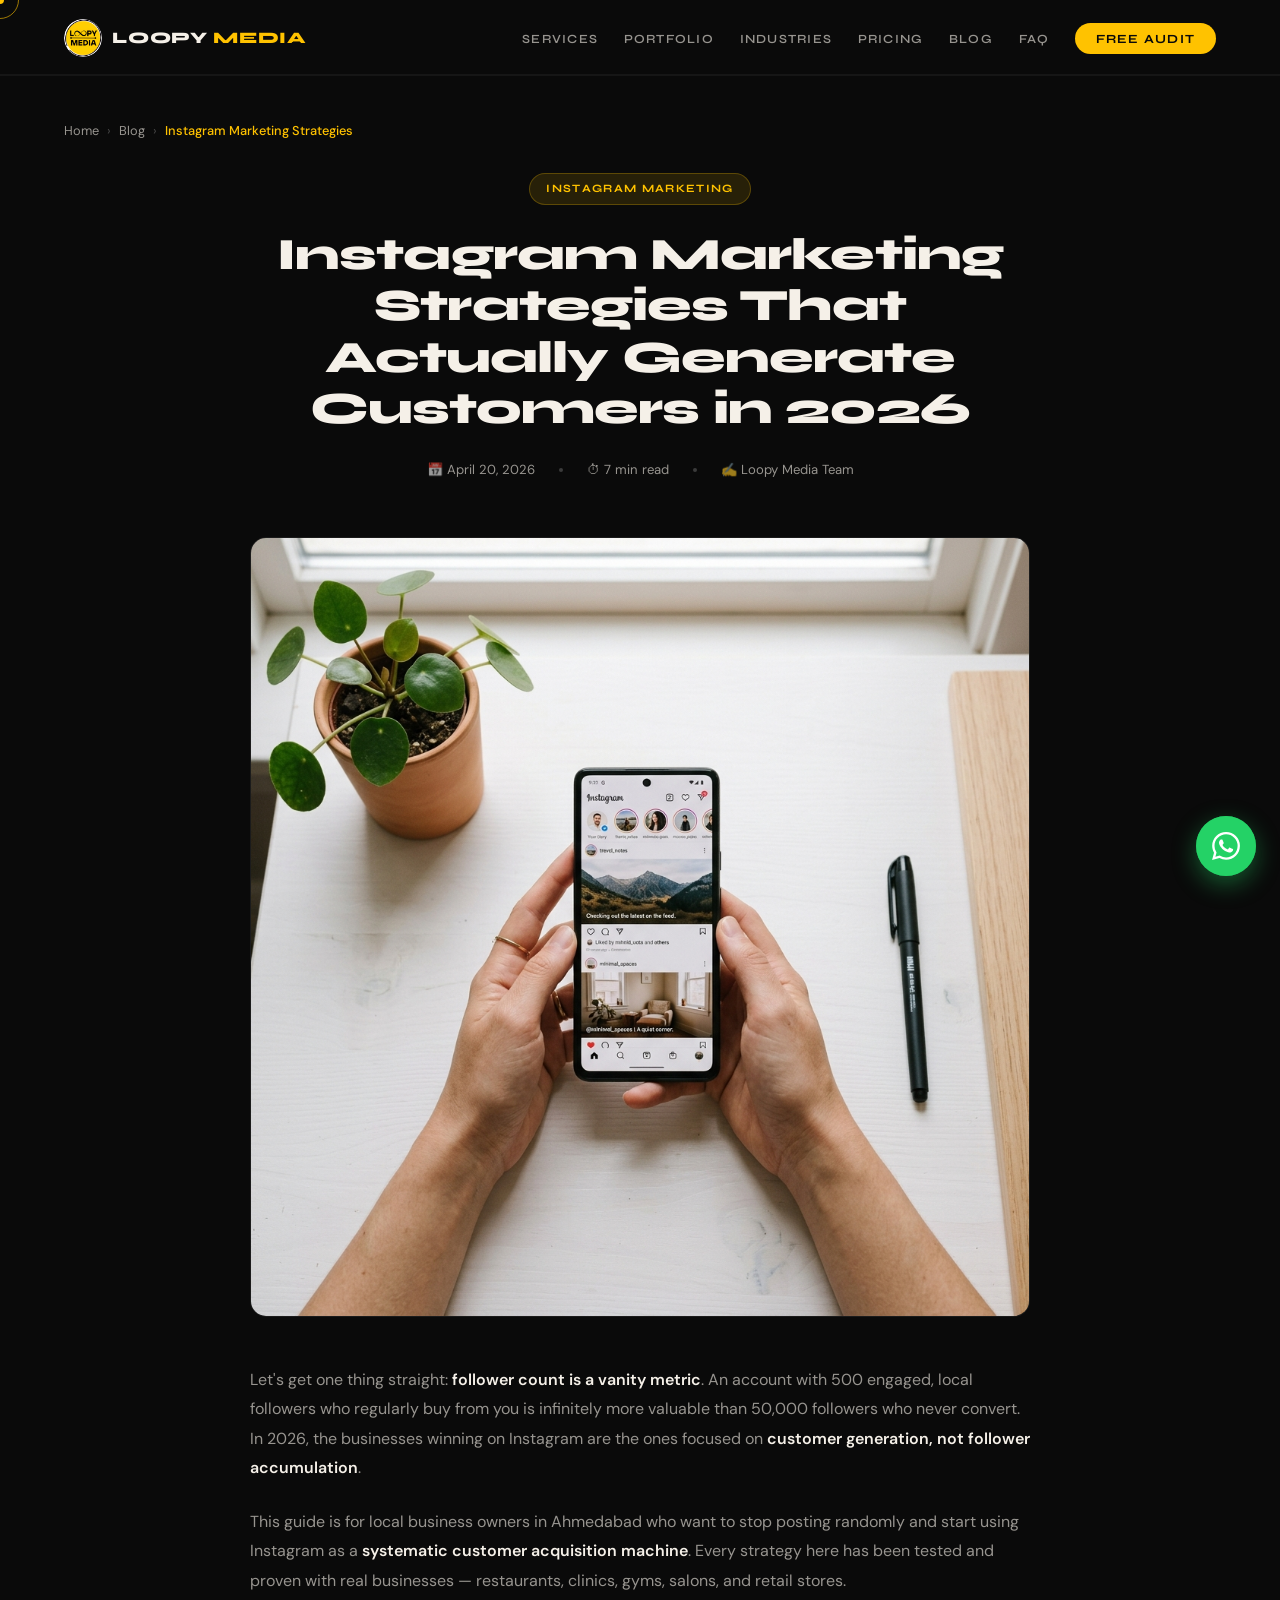
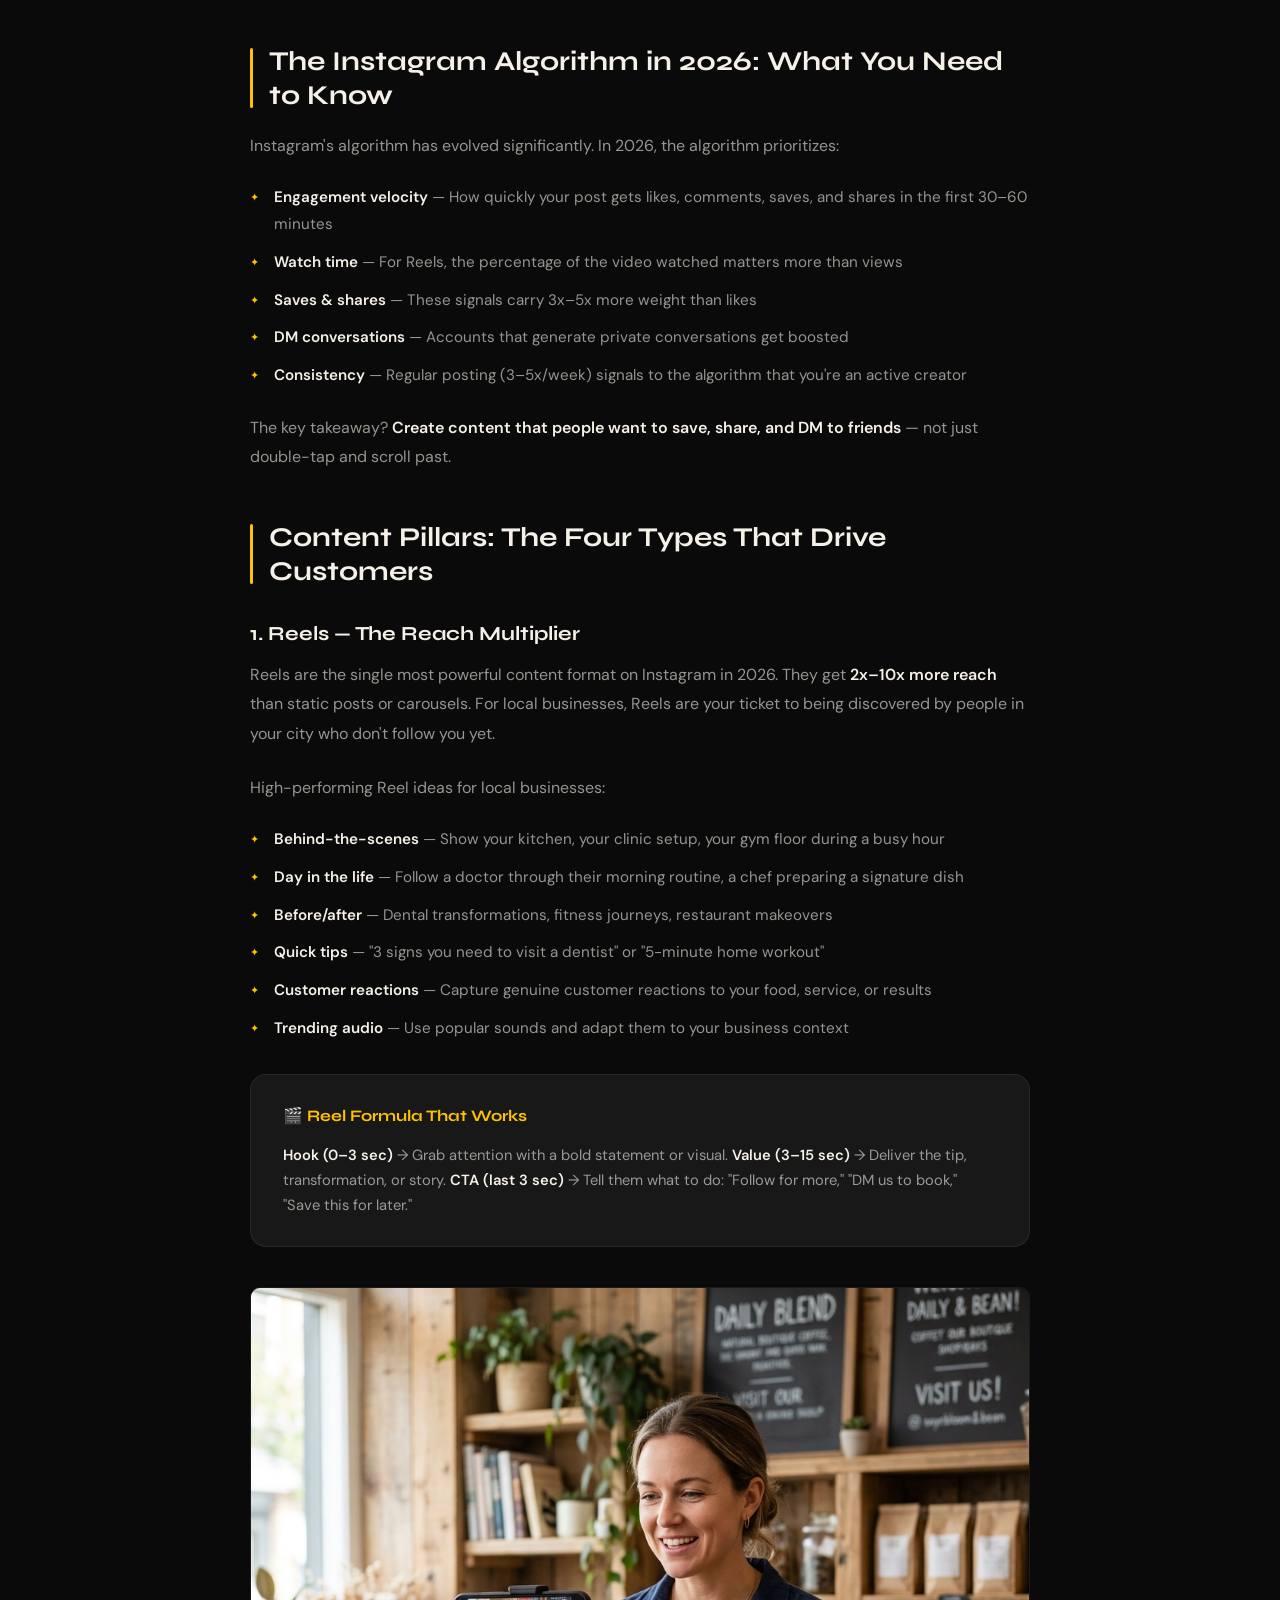
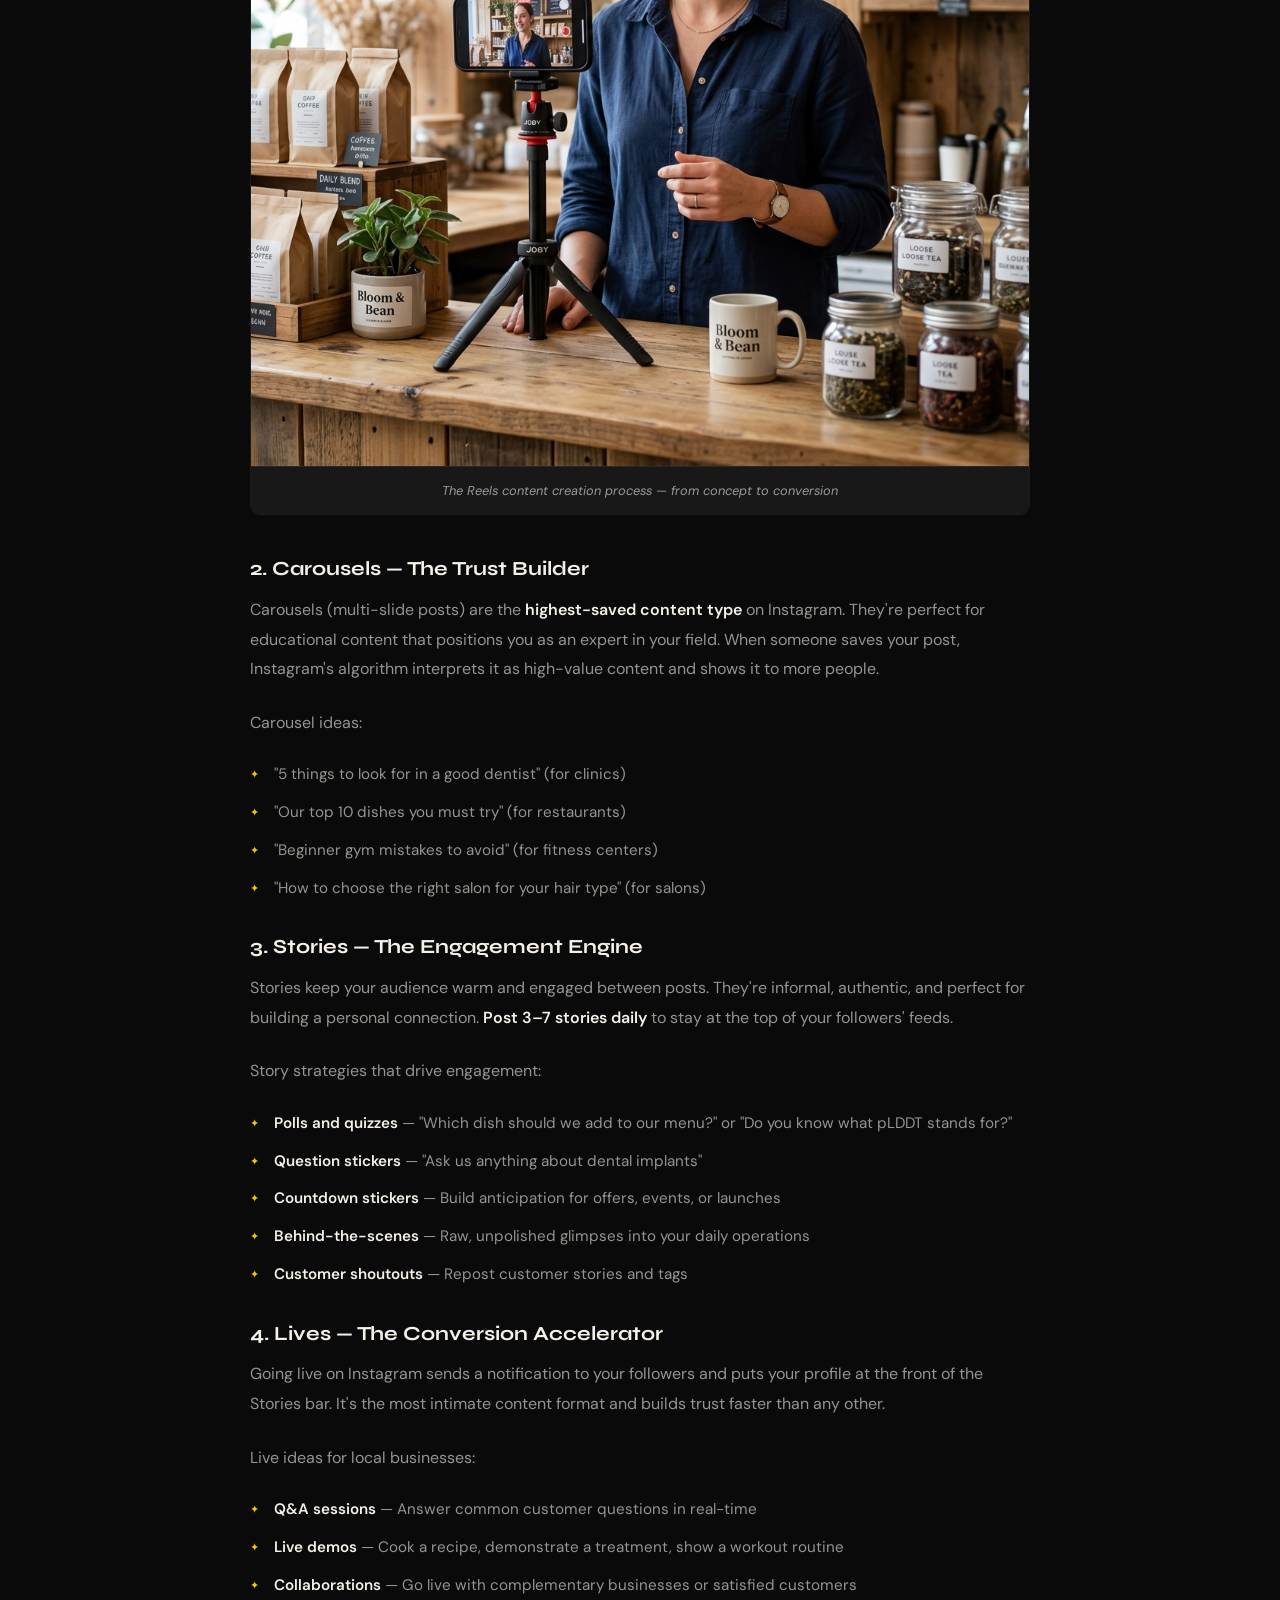
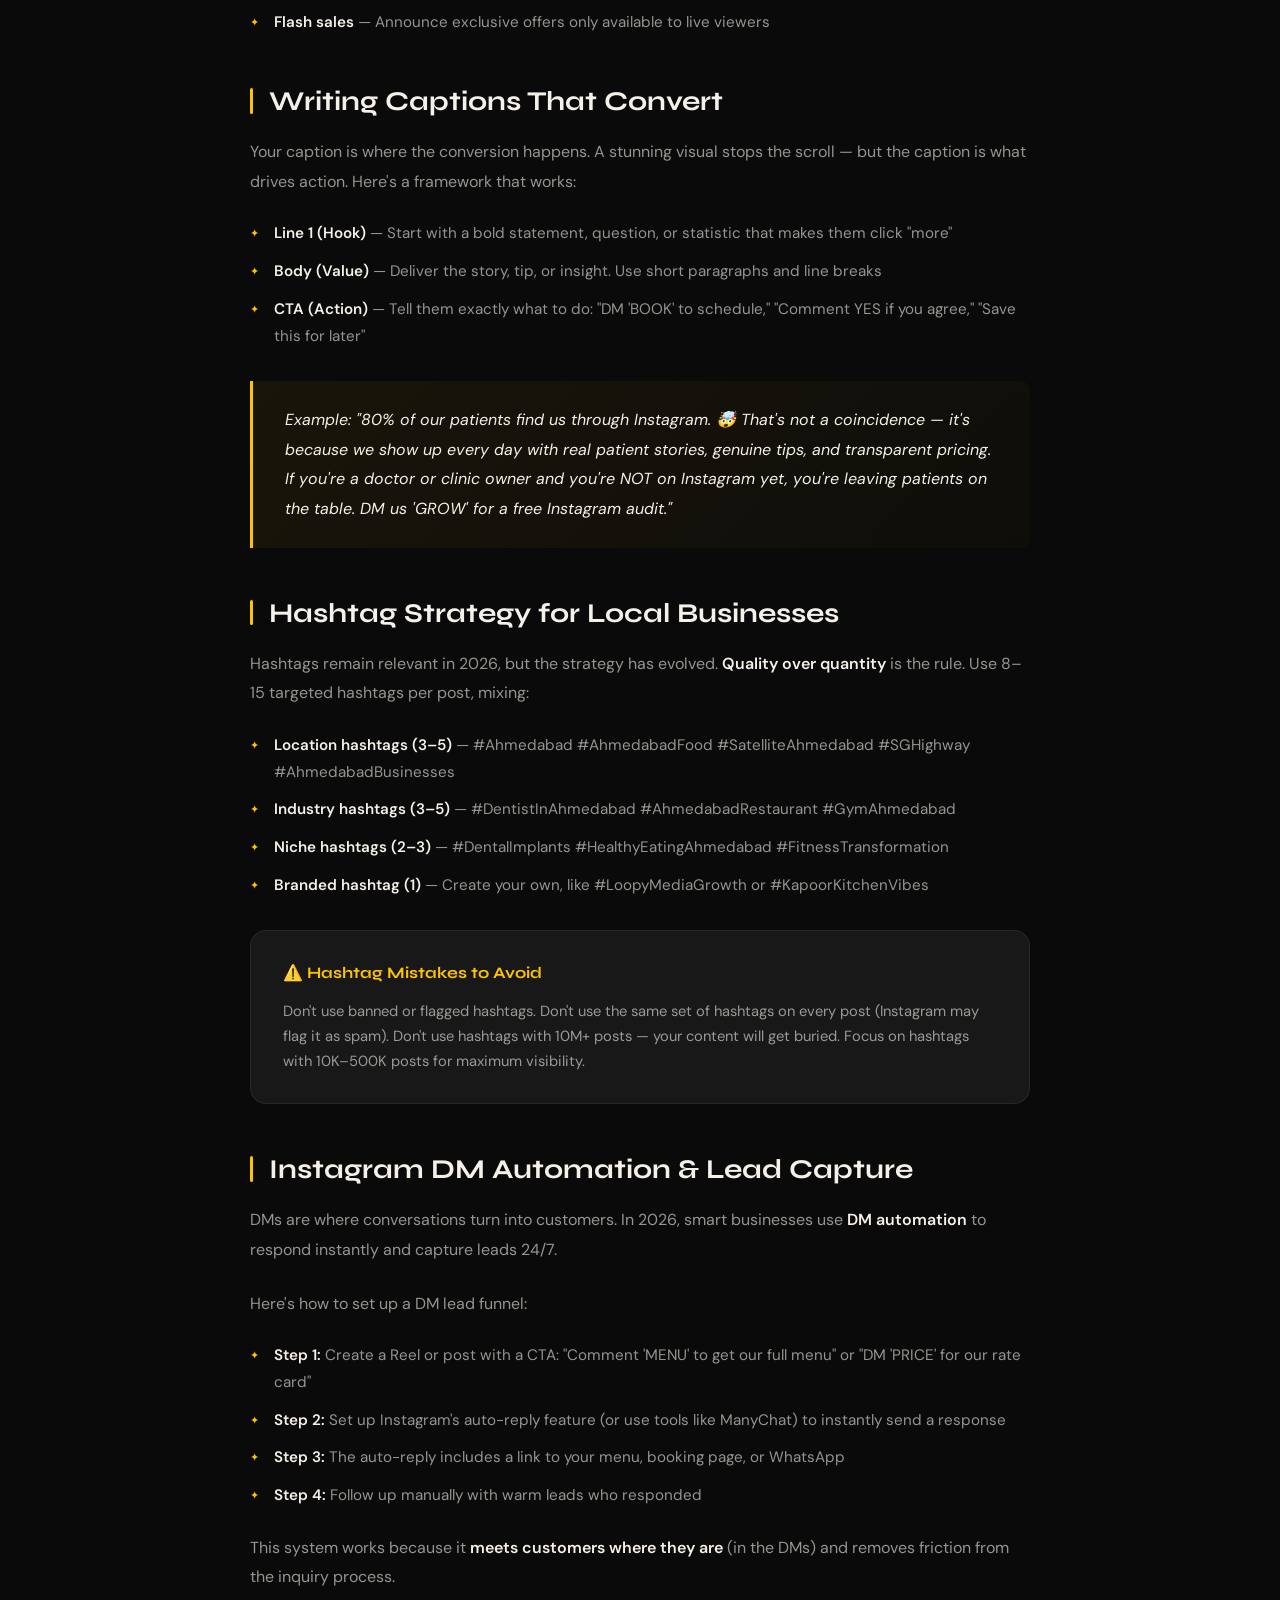
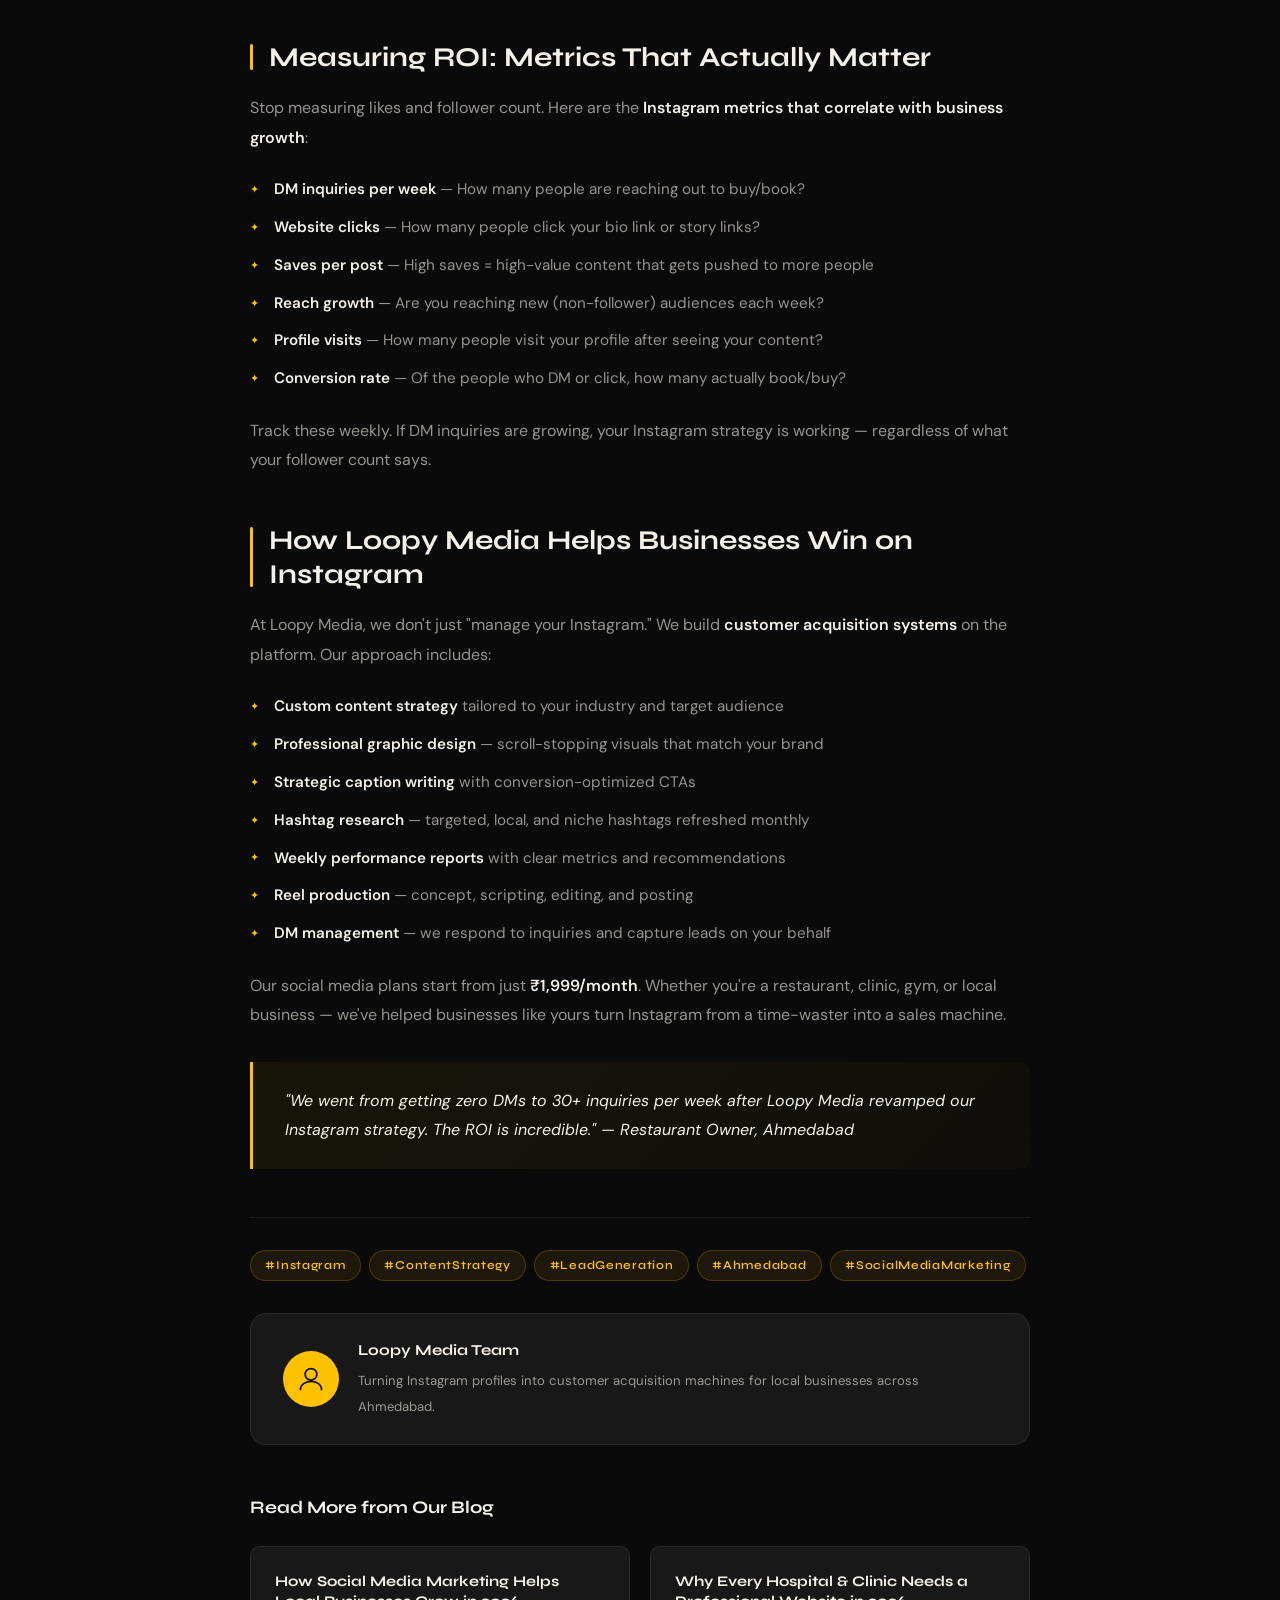
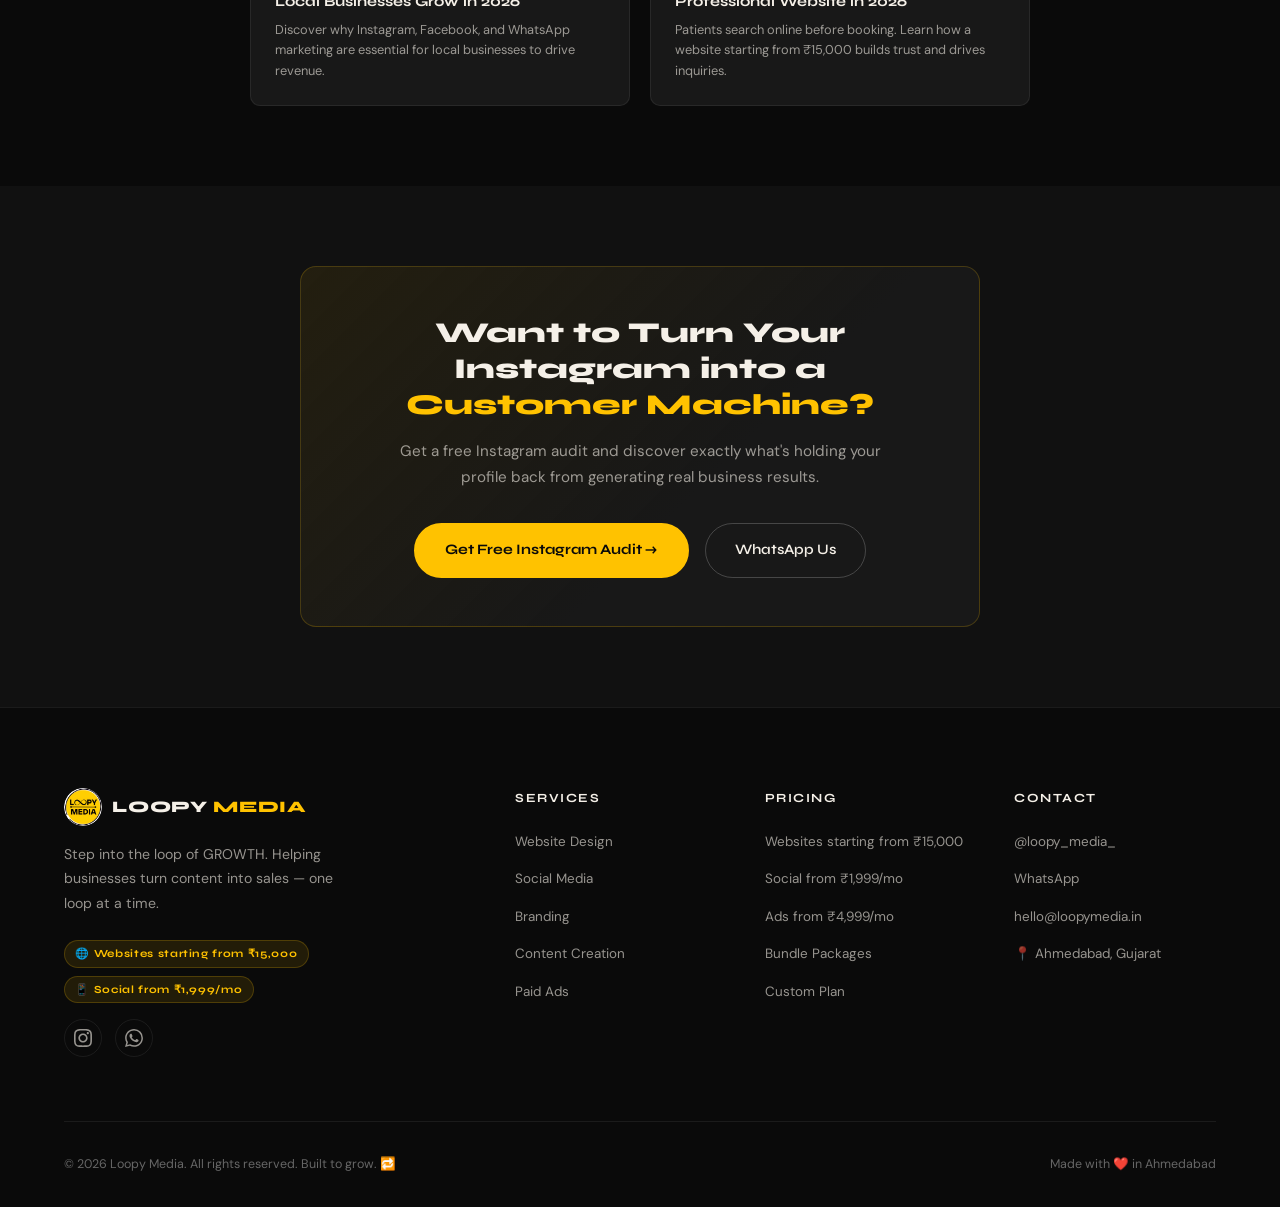
<file: blogs/instagram-marketing-strategies-2026.html>
﻿<!DOCTYPE html>
<html lang="en">
<head>
  <meta charset="UTF-8" />
  <meta name="viewport" content="width=device-width, initial-scale=1.0"/>
  <title>Instagram Marketing Strategies That Actually Generate Customers in 2026 | Loopy Media</title>
  <meta name="description" content="Stop chasing followers. Learn proven Instagram marketing strategies that turn your profile into a customer acquisition machine for local businesses in 2026."/>
  <meta name="keywords" content="Instagram marketing strategies 2026, Instagram for business, Instagram lead generation, Instagram reels strategy, social media marketing Ahmedabad, Instagram growth tips"/>
  <meta name="robots" content="index, follow, max-image-preview:large, max-snippet:-1"/>
  <meta name="author" content="Loopy Media"/>
  <meta name="application-name" content="Loopy Media"/>
  <meta name="publisher" content="Loopy Media"/>
  <link rel="canonical" href="https://loopy-media.pages.dev/blogs/instagram-marketing-strategies-2026.html"/>
  <meta name="theme-color" content="#0A0A0A"/>

  <meta property="og:type" content="article"/>
  <meta property="og:site_name" content="Loopy Media"/>
  <meta property="og:locale" content="en_IN"/>
  <meta property="og:url" content="https://loopy-media.pages.dev/blogs/instagram-marketing-strategies-2026.html"/>
  <meta property="og:title" content="Instagram Marketing Strategies That Actually Generate Customers in 2026"/>
  <meta property="og:description" content="Learn Instagram strategies that convert followers into paying customers for local businesses."/>
  <meta property="og:image" content="https://loopy-media.pages.dev/images/blog/instagram-marketing.png"/>
  <meta property="og:image:alt" content="Instagram marketing strategies for customer generation"/>
  <meta property="article:published_time" content="2026-04-20T00:00:00+05:30"/>
  <meta property="article:author" content="https://loopy-media.pages.dev/"/>
  <meta property="article:section" content="Instagram Marketing"/>
  <meta property="article:tag" content="Instagram"/>
  <meta property="article:tag" content="Content Strategy"/>
  <meta property="article:tag" content="Lead Generation"/>
  <meta name="twitter:card" content="summary_large_image"/>
  <meta name="twitter:title" content="Instagram Marketing Strategies That Generate Customers in 2026"/>
  <meta name="twitter:description" content="Proven Instagram strategies that convert followers into paying customers."/>
  <meta name="twitter:image" content="https://loopy-media.pages.dev/images/blog/instagram-marketing.png"/>

  <script type="application/ld+json">
  {
    "@context": "https://schema.org",
    "@type": "BlogPosting",
    "headline": "Instagram Marketing Strategies That Actually Generate Customers in 2026",
    "datePublished": "2026-04-20",
    "dateModified": "2026-06-08",
    "author": { "@type": "Organization", "name": "Loopy Media", "url": "https://loopy-media.pages.dev" },
    "publisher": { "@type": "Organization", "name": "Loopy Media", "url": "https://loopy-media.pages.dev", "logo": {"@type": "ImageObject", "url": "https://loopy-media.pages.dev/images/logo.png"} },
    "description": "Stop chasing followers. Learn proven Instagram strategies that turn your profile into a customer acquisition machine.",
    "image": "https://loopy-media.pages.dev/images/blog/instagram-marketing.png",
    "mainEntityOfPage": "https://loopy-media.pages.dev/blogs/instagram-marketing-strategies-2026.html",
    "keywords": "Instagram marketing, lead generation, content strategy, Ahmedabad"
  }
  </script>
  <script type="application/ld+json">
  {
    "@context": "https://schema.org",
    "@type": "BreadcrumbList",
    "itemListElement": [
      {"@type": "ListItem", "position": 1, "name": "Home", "item": "https://loopy-media.pages.dev/"},
      {"@type": "ListItem", "position": 2, "name": "Blog", "item": "https://loopy-media.pages.dev/#blog"},
      {"@type": "ListItem", "position": 3, "name": "Instagram Marketing Strategies"}
    ]
  }
  </script>

  <link rel="icon" type="image/png" href="../images/logo.png"/>
  <link rel="apple-touch-icon" href="../images/logo.png"/>
  <link rel="preconnect" href="https://fonts.googleapis.com"/>
  <link rel="preconnect" href="https://fonts.gstatic.com" crossorigin/>
  <link href="https://fonts.googleapis.com/css2?family=Bebas+Neue&family=Syne:wght@400;600;700;800&family=DM+Sans:ital,opsz,wght@0,9..40,300;0,9..40,400;0,9..40,500;1,9..40,300&display=swap" rel="stylesheet"/>
  <link rel="stylesheet" href="../styles.css"/>
</head>
<body>

  <div class="cursor-dot" id="cursorDot"></div>
  <div class="cursor-ring" id="cursorRing"></div>

  <nav id="navbar" class="scrolled">
    <a href="../index.html#hero" class="nav-logo">
      <div class="logo-mark"><img src="../images/logo.png" alt="Loopy Media Logo" width="44" height="44"/></div>
      <span class="logo-text">LOOPY <span>MEDIA</span></span>
    </a>
    <ul class="nav-links" id="navLinks">
      <li><a href="../index.html#services">Services</a></li>
      <li><a href="../index.html#portfolio">Portfolio</a></li>
      <li><a href="../index.html#industries">Industries</a></li>
      <li><a href="../index.html#pricing">Pricing</a></li>
      <li><a href="../index.html#blog">Blog</a></li>
      <li><a href="../index.html#faq">FAQ</a></li>
      <li><a href="../index.html#contact" class="nav-cta">Free Audit</a></li>
    </ul>
    <button class="hamburger" id="hamburger" aria-label="Menu"><span></span><span></span><span></span></button>
    <div class="nav-line"><div class="nav-line-fill" id="navLineFill"></div></div>
  </nav>

  <div class="mobile-menu" id="mobileMenu">
    <a href="../index.html#services" class="mob-link">Services</a>
    <a href="../index.html#portfolio" class="mob-link">Portfolio</a>
    <a href="../index.html#industries" class="mob-link">Industries</a>
    <a href="../index.html#pricing" class="mob-link">Pricing</a>
    <a href="../index.html#blog" class="mob-link">Blog</a>
    <a href="../index.html#faq" class="mob-link">FAQ</a>
    <a href="../index.html#contact" class="mob-cta">Get Free Audit →</a>
  </div>

  <article class="blog-post-page">
    <div class="container">

      <div class="blog-breadcrumbs">
        <a href="../index.html">Home</a>
        <span class="bc-sep">›</span>
        <a href="../index.html#blog">Blog</a>
        <span class="bc-sep">›</span>
        <span class="bc-current">Instagram Marketing Strategies</span>
      </div>

      <div class="blog-post-header">
        <span class="blog-post-category">Instagram Marketing</span>
        <h1 class="blog-post-title">Instagram Marketing Strategies That Actually Generate Customers in 2026</h1>
        <div class="blog-post-meta">
          <span>📅 April 20, 2026</span>
          <span class="meta-divider"></span>
          <span>⏱ 7 min read</span>
          <span class="meta-divider"></span>
          <span>✍️ Loopy Media Team</span>
        </div>
      </div>

      <!-- Hero Image -->
      <div class="blog-post-hero-img">
        <img src="../images/blog/instagram-marketing.png" alt="Instagram marketing strategies that generate customers" />
      </div>

      <div class="blog-post-content">

        <p>Let's get one thing straight: <strong>follower count is a vanity metric</strong>. An account with 500 engaged, local followers who regularly buy from you is infinitely more valuable than 50,000 followers who never convert. In 2026, the businesses winning on Instagram are the ones focused on <strong>customer generation, not follower accumulation</strong>.</p>

        <p>This guide is for local business owners in Ahmedabad who want to stop posting randomly and start using Instagram as a <strong>systematic customer acquisition machine</strong>. Every strategy here has been tested and proven with real businesses — restaurants, clinics, gyms, salons, and retail stores.</p>

        <h2>The Instagram Algorithm in 2026: What You Need to Know</h2>

        <p>Instagram's algorithm has evolved significantly. In 2026, the algorithm prioritizes:</p>

        <ul>
          <li><strong>Engagement velocity</strong> — How quickly your post gets likes, comments, saves, and shares in the first 30–60 minutes</li>
          <li><strong>Watch time</strong> — For Reels, the percentage of the video watched matters more than views</li>
          <li><strong>Saves &amp; shares</strong> — These signals carry 3x–5x more weight than likes</li>
          <li><strong>DM conversations</strong> — Accounts that generate private conversations get boosted</li>
          <li><strong>Consistency</strong> — Regular posting (3–5x/week) signals to the algorithm that you're an active creator</li>
        </ul>

        <p>The key takeaway? <strong>Create content that people want to save, share, and DM to friends</strong> — not just double-tap and scroll past.</p>

        <h2>Content Pillars: The Four Types That Drive Customers</h2>

        <h3>1. Reels — The Reach Multiplier</h3>

        <p>Reels are the single most powerful content format on Instagram in 2026. They get <strong>2x–10x more reach</strong> than static posts or carousels. For local businesses, Reels are your ticket to being discovered by people in your city who don't follow you yet.</p>

        <p>High-performing Reel ideas for local businesses:</p>

        <ul>
          <li><strong>Behind-the-scenes</strong> — Show your kitchen, your clinic setup, your gym floor during a busy hour</li>
          <li><strong>Day in the life</strong> — Follow a doctor through their morning routine, a chef preparing a signature dish</li>
          <li><strong>Before/after</strong> — Dental transformations, fitness journeys, restaurant makeovers</li>
          <li><strong>Quick tips</strong> — "3 signs you need to visit a dentist" or "5-minute home workout"</li>
          <li><strong>Customer reactions</strong> — Capture genuine customer reactions to your food, service, or results</li>
          <li><strong>Trending audio</strong> — Use popular sounds and adapt them to your business context</li>
        </ul>

        <div class="blog-callout">
          <h4>🎬 Reel Formula That Works</h4>
          <p><strong>Hook (0–3 sec)</strong> → Grab attention with a bold statement or visual. <strong>Value (3–15 sec)</strong> → Deliver the tip, transformation, or story. <strong>CTA (last 3 sec)</strong> → Tell them what to do: "Follow for more," "DM us to book," "Save this for later."</p>
        </div>

        <figure class="blog-content-img">
          <img src="../images/blog/instagram-reels-strategy.png" alt="Instagram Reels strategy for local business customer generation" />
          <figcaption>The Reels content creation process — from concept to conversion</figcaption>
        </figure>

        <h3>2. Carousels — The Trust Builder</h3>

        <p>Carousels (multi-slide posts) are the <strong>highest-saved content type</strong> on Instagram. They're perfect for educational content that positions you as an expert in your field. When someone saves your post, Instagram's algorithm interprets it as high-value content and shows it to more people.</p>

        <p>Carousel ideas:</p>
        <ul>
          <li>"5 things to look for in a good dentist" (for clinics)</li>
          <li>"Our top 10 dishes you must try" (for restaurants)</li>
          <li>"Beginner gym mistakes to avoid" (for fitness centers)</li>
          <li>"How to choose the right salon for your hair type" (for salons)</li>
        </ul>

        <h3>3. Stories — The Engagement Engine</h3>

        <p>Stories keep your audience warm and engaged between posts. They're informal, authentic, and perfect for building a personal connection. <strong>Post 3–7 stories daily</strong> to stay at the top of your followers' feeds.</p>

        <p>Story strategies that drive engagement:</p>
        <ul>
          <li><strong>Polls and quizzes</strong> — "Which dish should we add to our menu?" or "Do you know what pLDDT stands for?"</li>
          <li><strong>Question stickers</strong> — "Ask us anything about dental implants"</li>
          <li><strong>Countdown stickers</strong> — Build anticipation for offers, events, or launches</li>
          <li><strong>Behind-the-scenes</strong> — Raw, unpolished glimpses into your daily operations</li>
          <li><strong>Customer shoutouts</strong> — Repost customer stories and tags</li>
        </ul>

        <h3>4. Lives — The Conversion Accelerator</h3>

        <p>Going live on Instagram sends a notification to your followers and puts your profile at the front of the Stories bar. It's the most intimate content format and builds trust faster than any other.</p>

        <p>Live ideas for local businesses:</p>
        <ul>
          <li><strong>Q&A sessions</strong> — Answer common customer questions in real-time</li>
          <li><strong>Live demos</strong> — Cook a recipe, demonstrate a treatment, show a workout routine</li>
          <li><strong>Collaborations</strong> — Go live with complementary businesses or satisfied customers</li>
          <li><strong>Flash sales</strong> — Announce exclusive offers only available to live viewers</li>
        </ul>

        <h2>Writing Captions That Convert</h2>

        <p>Your caption is where the conversion happens. A stunning visual stops the scroll — but the caption is what drives action. Here's a framework that works:</p>

        <ul>
          <li><strong>Line 1 (Hook)</strong> — Start with a bold statement, question, or statistic that makes them click "more"</li>
          <li><strong>Body (Value)</strong> — Deliver the story, tip, or insight. Use short paragraphs and line breaks</li>
          <li><strong>CTA (Action)</strong> — Tell them exactly what to do: "DM 'BOOK' to schedule," "Comment YES if you agree," "Save this for later"</li>
        </ul>

        <blockquote>
          <p>Example: "80% of our patients find us through Instagram. 🤯 That's not a coincidence — it's because we show up every day with real patient stories, genuine tips, and transparent pricing. If you're a doctor or clinic owner and you're NOT on Instagram yet, you're leaving patients on the table. DM us 'GROW' for a free Instagram audit."</p>
        </blockquote>

        <h2>Hashtag Strategy for Local Businesses</h2>

        <p>Hashtags remain relevant in 2026, but the strategy has evolved. <strong>Quality over quantity</strong> is the rule. Use 8–15 targeted hashtags per post, mixing:</p>

        <ul>
          <li><strong>Location hashtags (3–5)</strong> — #Ahmedabad #AhmedabadFood #SatelliteAhmedabad #SGHighway #AhmedabadBusinesses</li>
          <li><strong>Industry hashtags (3–5)</strong> — #DentistInAhmedabad #AhmedabadRestaurant #GymAhmedabad</li>
          <li><strong>Niche hashtags (2–3)</strong> — #DentalImplants #HealthyEatingAhmedabad #FitnessTransformation</li>
          <li><strong>Branded hashtag (1)</strong> — Create your own, like #LoopyMediaGrowth or #KapoorKitchenVibes</li>
        </ul>

        <div class="blog-callout">
          <h4>⚠️ Hashtag Mistakes to Avoid</h4>
          <p>Don't use banned or flagged hashtags. Don't use the same set of hashtags on every post (Instagram may flag it as spam). Don't use hashtags with 10M+ posts — your content will get buried. Focus on hashtags with 10K–500K posts for maximum visibility.</p>
        </div>

        <h2>Instagram DM Automation &amp; Lead Capture</h2>

        <p>DMs are where conversations turn into customers. In 2026, smart businesses use <strong>DM automation</strong> to respond instantly and capture leads 24/7.</p>

        <p>Here's how to set up a DM lead funnel:</p>

        <ul>
          <li><strong>Step 1:</strong> Create a Reel or post with a CTA: "Comment 'MENU' to get our full menu" or "DM 'PRICE' for our rate card"</li>
          <li><strong>Step 2:</strong> Set up Instagram's auto-reply feature (or use tools like ManyChat) to instantly send a response</li>
          <li><strong>Step 3:</strong> The auto-reply includes a link to your menu, booking page, or WhatsApp</li>
          <li><strong>Step 4:</strong> Follow up manually with warm leads who responded</li>
        </ul>

        <p>This system works because it <strong>meets customers where they are</strong> (in the DMs) and removes friction from the inquiry process.</p>

        <h2>Measuring ROI: Metrics That Actually Matter</h2>

        <p>Stop measuring likes and follower count. Here are the <strong>Instagram metrics that correlate with business growth</strong>:</p>

        <ul>
          <li><strong>DM inquiries per week</strong> — How many people are reaching out to buy/book?</li>
          <li><strong>Website clicks</strong> — How many people click your bio link or story links?</li>
          <li><strong>Saves per post</strong> — High saves = high-value content that gets pushed to more people</li>
          <li><strong>Reach growth</strong> — Are you reaching new (non-follower) audiences each week?</li>
          <li><strong>Profile visits</strong> — How many people visit your profile after seeing your content?</li>
          <li><strong>Conversion rate</strong> — Of the people who DM or click, how many actually book/buy?</li>
        </ul>

        <p>Track these weekly. If DM inquiries are growing, your Instagram strategy is working — regardless of what your follower count says.</p>

        <h2>How Loopy Media Helps Businesses Win on Instagram</h2>

        <p>At Loopy Media, we don't just "manage your Instagram." We build <strong>customer acquisition systems</strong> on the platform. Our approach includes:</p>

        <ul>
          <li><strong>Custom content strategy</strong> tailored to your industry and target audience</li>
          <li><strong>Professional graphic design</strong> — scroll-stopping visuals that match your brand</li>
          <li><strong>Strategic caption writing</strong> with conversion-optimized CTAs</li>
          <li><strong>Hashtag research</strong> — targeted, local, and niche hashtags refreshed monthly</li>
          <li><strong>Weekly performance reports</strong> with clear metrics and recommendations</li>
          <li><strong>Reel production</strong> — concept, scripting, editing, and posting</li>
          <li><strong>DM management</strong> — we respond to inquiries and capture leads on your behalf</li>
        </ul>

        <p>Our social media plans start from just <strong>₹1,999/month</strong>. Whether you're a restaurant, clinic, gym, or local business — we've helped businesses like yours turn Instagram from a time-waster into a sales machine.</p>

        <blockquote>
          <p>"We went from getting zero DMs to 30+ inquiries per week after Loopy Media revamped our Instagram strategy. The ROI is incredible." — Restaurant Owner, Ahmedabad</p>
        </blockquote>

      </div>

      <div class="blog-post-footer">
        <div class="blog-post-tags">
          <span>#Instagram</span>
          <span>#ContentStrategy</span>
          <span>#LeadGeneration</span>
          <span>#Ahmedabad</span>
          <span>#SocialMediaMarketing</span>
        </div>

        <div class="blog-author-box">
          <div class="blog-author-avatar">
            <svg width="28" height="28" viewBox="0 0 24 24" fill="none"><circle cx="12" cy="8" r="5" stroke="#0A0A0A" stroke-width="1.5"/><path d="M3 21C3 17 7 14 12 14C17 14 21 17 21 21" stroke="#0A0A0A" stroke-width="1.5" stroke-linecap="round"/></svg>
          </div>
          <div class="blog-author-info">
            <strong>Loopy Media Team</strong>
            <span>Turning Instagram profiles into customer acquisition machines for local businesses across Ahmedabad.</span>
          </div>
        </div>

        <div class="blog-related">
          <h4>Read More from Our Blog</h4>
          <div class="blog-related-grid">
            <a href="./social-media-marketing-local-businesses-2026.html" class="blog-related-card">
              <h5>How Social Media Marketing Helps Local Businesses Grow in 2026</h5>
              <p>Discover why Instagram, Facebook, and WhatsApp marketing are essential for local businesses to drive revenue.</p>
            </a>
            <a href="./hospital-clinic-website-2026.html" class="blog-related-card">
              <h5>Why Every Hospital &amp; Clinic Needs a Professional Website in 2026</h5>
              <p>Patients search online before booking. Learn how a website starting from ₹15,000 builds trust and drives inquiries.</p>
            </a>
          </div>
        </div>
      </div>

    </div>
  </article>

  <section class="blog-cta-section">
    <div class="container">
      <div class="blog-cta-box">
        <h3>Want to Turn Your Instagram into a <span>Customer Machine?</span></h3>
        <p>Get a free Instagram audit and discover exactly what's holding your profile back from generating real business results.</p>
        <div class="blog-cta-actions">
          <a href="../index.html#contact" class="btn-primary">Get Free Instagram Audit →</a>
          <a href="https://wa.me/919484882220?text=Hi%20Loopy%20Media%2C%20I%20read%20your%20blog%20on%20Instagram%20marketing%20and%20would%20like%20a%20free%20audit." target="_blank" class="btn-ghost">WhatsApp Us</a>
        </div>
      </div>
    </div>
  </section>

  <footer id="footer">
    <div class="container">
      <div class="footer-top">
        <div class="footer-brand">
          <a href="../index.html#hero" class="nav-logo">
            <div class="logo-mark"><img src="../images/logo.png" alt="Loopy Media Logo" width="44" height="44"/></div>
            <span class="logo-text">LOOPY <span>MEDIA</span></span>
          </a>
          <p class="footer-tagline">Step into the loop of GROWTH. Helping businesses turn content into sales — one loop at a time.</p>
          <div class="footer-pricing-pills"><span>🌐 Websites starting from ₹15,000</span><span>📱 Social from ₹1,999/mo</span></div>
          <div class="footer-socials">
            <a href="https://instagram.com/loopy_media_" target="_blank" aria-label="Instagram"><svg width="18" height="18" viewBox="0 0 24 24" fill="currentColor"><path d="M12 2.163c3.204 0 3.584.012 4.85.07 3.252.148 4.771 1.691 4.919 4.919.058 1.265.069 1.645.069 4.849 0 3.205-.012 3.584-.069 4.849-.149 3.225-1.664 4.771-4.919 4.919-1.266.058-1.644.07-4.85.07-3.204 0-3.584-.012-4.849-.07-3.26-.149-4.771-1.699-4.919-4.92-.058-1.265-.07-1.644-.07-4.849 0-3.204.013-3.583.07-4.849.149-3.227 1.664-4.771 4.919-4.919 1.266-.057 1.645-.069 4.849-.069zm0-2.163c-3.259 0-3.667.014-4.947.072-4.358.2-6.78 2.618-6.98 6.98-.059 1.281-.073 1.689-.073 4.948 0 3.259.014 3.668.072 4.948.2 4.358 2.618 6.78 6.98 6.98 1.281.058 1.689.072 4.948.072 3.259 0 3.668-.014 4.948-.072 4.354-.2 6.782-2.618 6.979-6.98.059-1.28.073-1.689.073-4.948 0-3.259-.014-3.667-.072-4.947-.196-4.354-2.617-6.78-6.979-6.98-1.281-.059-1.69-.073-4.949-.073zm0 5.838c-3.403 0-6.162 2.759-6.162 6.162s2.759 6.163 6.162 6.163 6.162-2.759 6.162-6.163c0-3.403-2.759-6.162-6.162-6.162zm0 10.162c-2.209 0-4-1.79-4-4 0-2.209 1.791-4 4-4s4 1.791 4 4c0 2.21-1.791 4-4 4zm6.406-11.845c-.796 0-1.441.645-1.441 1.44s.645 1.44 1.441 1.44c.795 0 1.439-.645 1.439-1.44s-.644-1.44-1.439-1.44z"/></svg></a>
            <a href="https://wa.me/919484882220" target="_blank" aria-label="WhatsApp"><svg width="18" height="18" viewBox="0 0 24 24" fill="currentColor"><path d="M17.472 14.382c-.297-.149-1.758-.867-2.03-.967-.273-.099-.471-.148-.67.15-.197.297-.767.966-.94 1.164-.173.199-.347.223-.644.075-.297-.15-1.255-.463-2.39-1.475-.883-.788-1.48-1.761-1.653-2.059-.173-.297-.018-.458.13-.606.134-.133.298-.347.446-.52.149-.174.198-.298.298-.497.099-.198.05-.371-.025-.52-.075-.149-.669-1.612-.916-2.207-.242-.579-.487-.5-.669-.51-.173-.008-.371-.01-.57-.01-.198 0-.52.074-.792.372-.272.297-1.04 1.016-1.04 2.479 0 1.462 1.065 2.875 1.213 3.074.149.198 2.096 3.2 5.077 4.487.709.306 1.262.489 1.694.625.712.227 1.36.195 1.871.118.571-.085 1.758-.719 2.006-1.413.248-.694.248-1.289.173-1.413-.074-.124-.272-.198-.57-.347m-5.421 7.403h-.004a9.87 9.87 0 01-5.031-1.378l-.361-.214-3.741.982.998-3.648-.235-.374a9.86 9.86 0 01-1.51-5.26c.001-5.45 4.436-9.884 9.888-9.884 2.64 0 5.122 1.03 6.988 2.898a9.825 9.825 0 012.893 6.994c-.003 5.45-4.437 9.884-9.885 9.884m8.413-18.297A11.815 11.815 0 0012.05 0C5.495 0 .16 5.335.157 11.892c0 2.096.547 4.142 1.588 5.945L.057 24l6.305-1.654a11.882 11.882 0 005.683 1.448h.005c6.554 0 11.890-5.335 11.893-11.893a11.821 11.821 0 00-3.48-8.413Z"/></svg></a>
          </div>
        </div>
        <div class="footer-links-group"><h5>Services</h5><ul><li><a href="../index.html#services">Website Design</a></li><li><a href="../index.html#services">Social Media</a></li><li><a href="../index.html#services">Branding</a></li><li><a href="../index.html#services">Content Creation</a></li><li><a href="../index.html#services">Paid Ads</a></li></ul></div>
        <div class="footer-links-group"><h5>Pricing</h5><ul><li><a href="../index.html#pricing">Websites starting from ₹15,000</a></li><li><a href="../index.html#pricing">Social from ₹1,999/mo</a></li><li><a href="../index.html#pricing">Ads from ₹4,999/mo</a></li><li><a href="../index.html#pricing">Bundle Packages</a></li><li><a href="../index.html#contact">Custom Plan</a></li></ul></div>
        <div class="footer-links-group"><h5>Contact</h5><ul><li><a href="https://instagram.com/loopy_media_" target="_blank">@loopy_media_</a></li><li><a href="https://wa.me/919484882220?text=Hi%20Loopy%20Media%2C%20I%27d%20like%20a%20free%20audit%20for%20my%20business.">WhatsApp</a></li><li><a href="mailto:hello@loopymedia.in">hello@loopymedia.in</a></li><li><span>📍 Ahmedabad, Gujarat</span></li></ul></div>
      </div>
      <div class="footer-bottom"><p>© 2026 Loopy Media. All rights reserved. Built to grow. 🔁</p><p>Made with ❤️ in Ahmedabad</p></div>
    </div>
  </footer>

  <a href="https://wa.me/919484882220?text=Hi%20Loopy%20Media%2C%20I%27d%20like%20a%20free%20audit%20for%20my%20business." target="_blank" class="wa-float" aria-label="Chat on WhatsApp">
    <svg viewBox="0 0 24 24" fill="currentColor" width="28" height="28"><path d="M17.472 14.382c-.297-.149-1.758-.867-2.03-.967-.273-.099-.471-.148-.67.15-.197.297-.767.966-.94 1.164-.173.199-.347.223-.644.075-.297-.15-1.255-.463-2.39-1.475-.883-.788-1.48-1.761-1.653-2.059-.173-.297-.018-.458.13-.606.134-.133.298-.347.446-.52.149-.174.198-.298.298-.497.099-.198.05-.371-.025-.52-.075-.149-.669-1.612-.916-2.207-.242-.579-.487-.5-.669-.51-.173-.008-.371-.01-.57-.01-.198 0-.52.074-.792.372-.272.297-1.04 1.016-1.04 2.479 0 1.462 1.065 2.875 1.213 3.074.149.198 2.096 3.2 5.077 4.487.709.306 1.262.489 1.694.625.712.227 1.36.195 1.871.118.571-.085 1.758-.719 2.006-1.413.248-.694.248-1.289.173-1.413-.074-.124-.272-.198-.57-.347m-5.421 7.403h-.004a9.87 9.87 0 01-5.031-1.378l-.361-.214-3.741.982.998-3.648-.235-.374a9.86 9.86 0 01-1.51-5.26c.001-5.45 4.436-9.884 9.888-9.884 2.64 0 5.122 1.03 6.988 2.898a9.825 9.825 0 012.893 6.994c-.003 5.45-4.437 9.884-9.885 9.884m8.413-18.297A11.815 11.815 0 0012.05 0C5.495 0 .16 5.335.157 11.892c0 2.096.547 4.142 1.588 5.945L.057 24l6.305-1.654a11.882 11.882 0 005.683 1.448h.005c6.554 0 11.890-5.335 11.893-11.893a11.821 11.821 0 00-3.48-8.413Z"/></svg>
    <span class="wa-pulse"></span>
    <span class="wa-tooltip">Free Audit on WhatsApp</span>
  </a>

  <script src="../script.js"></script>
</body>
</html>
</file>
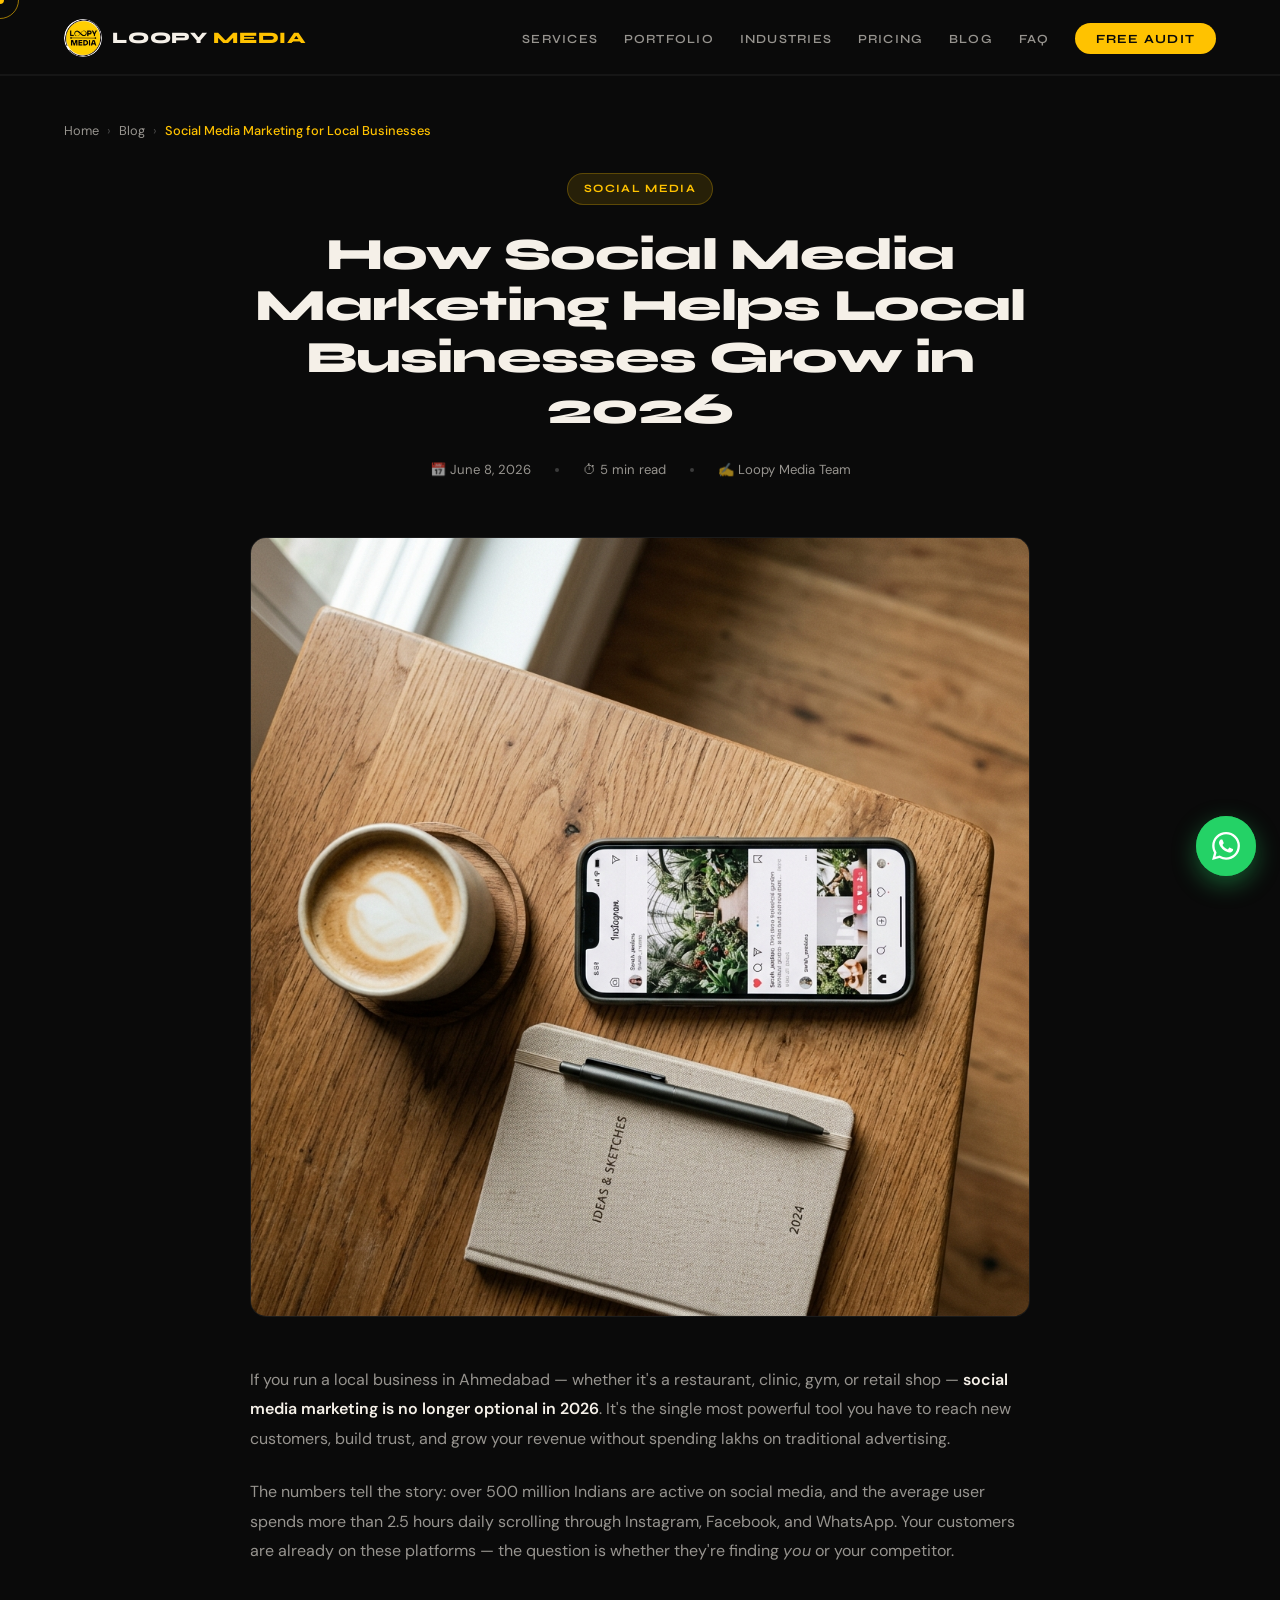
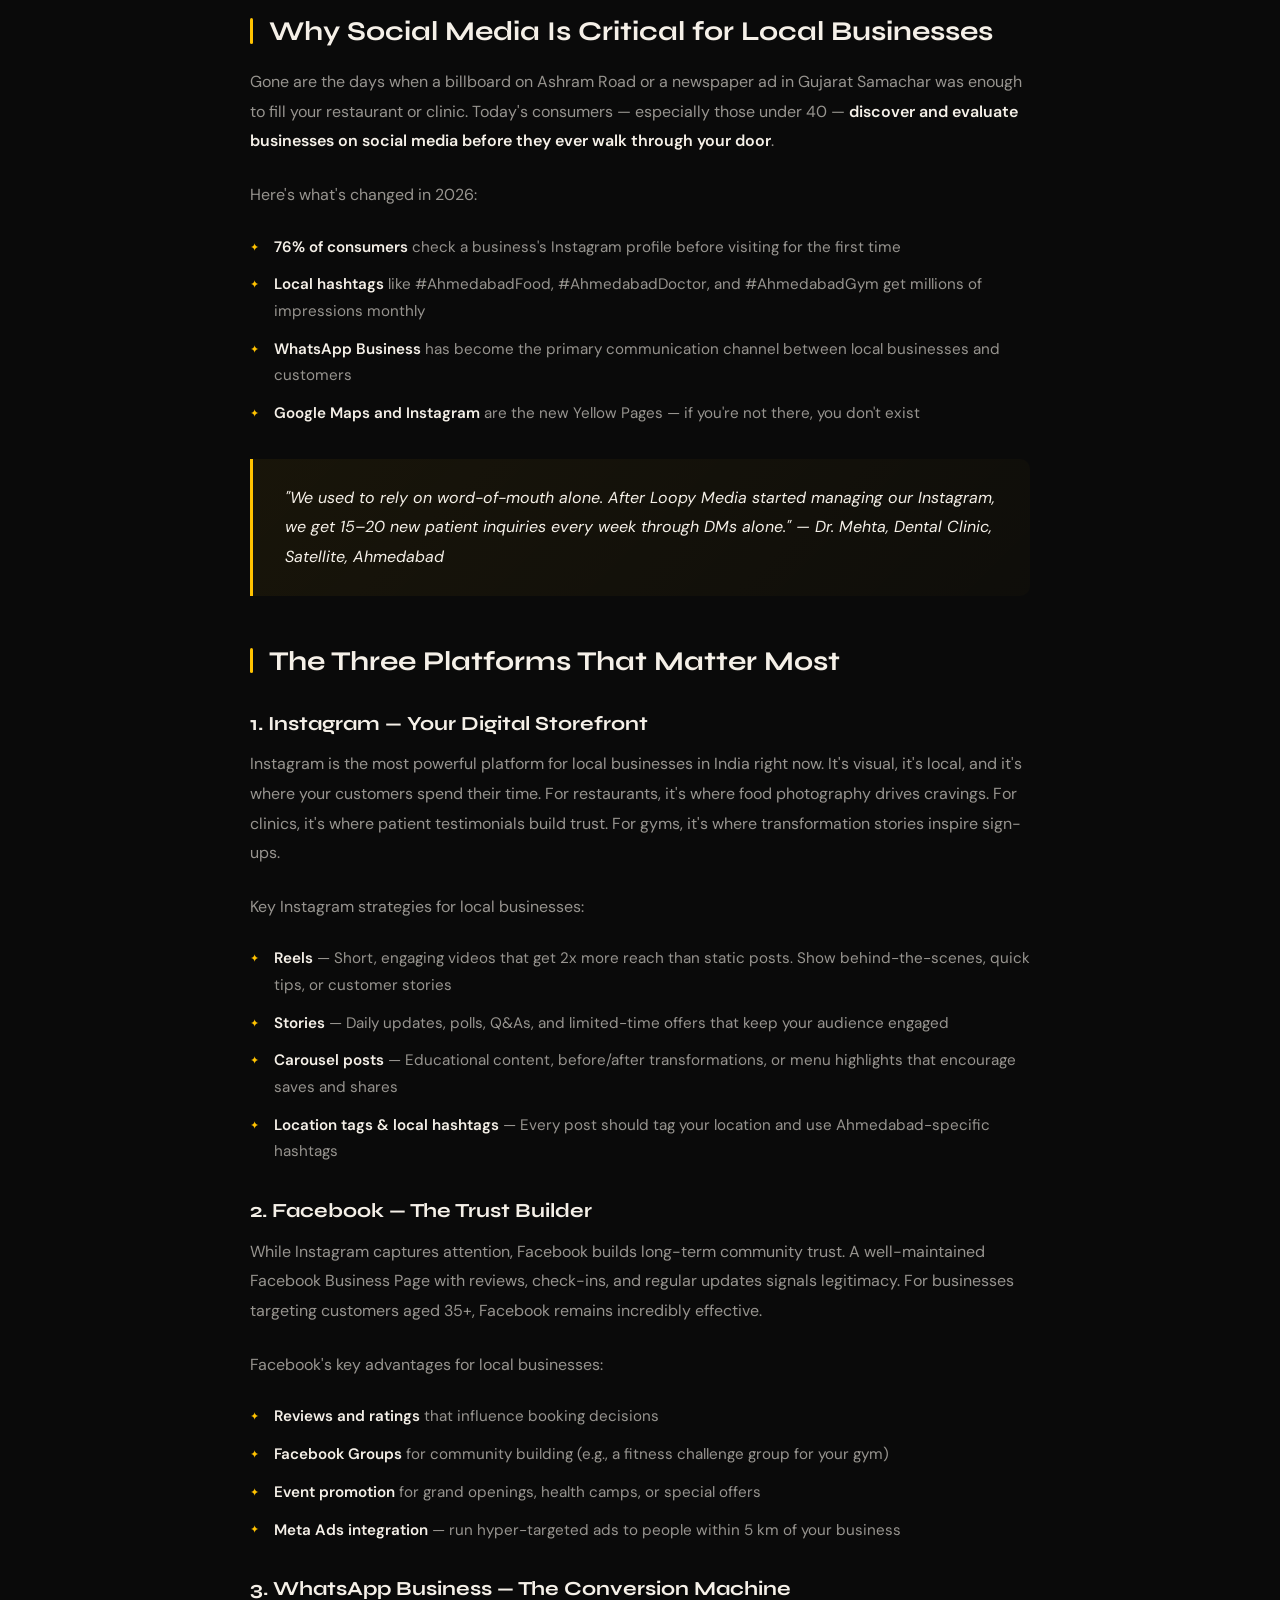
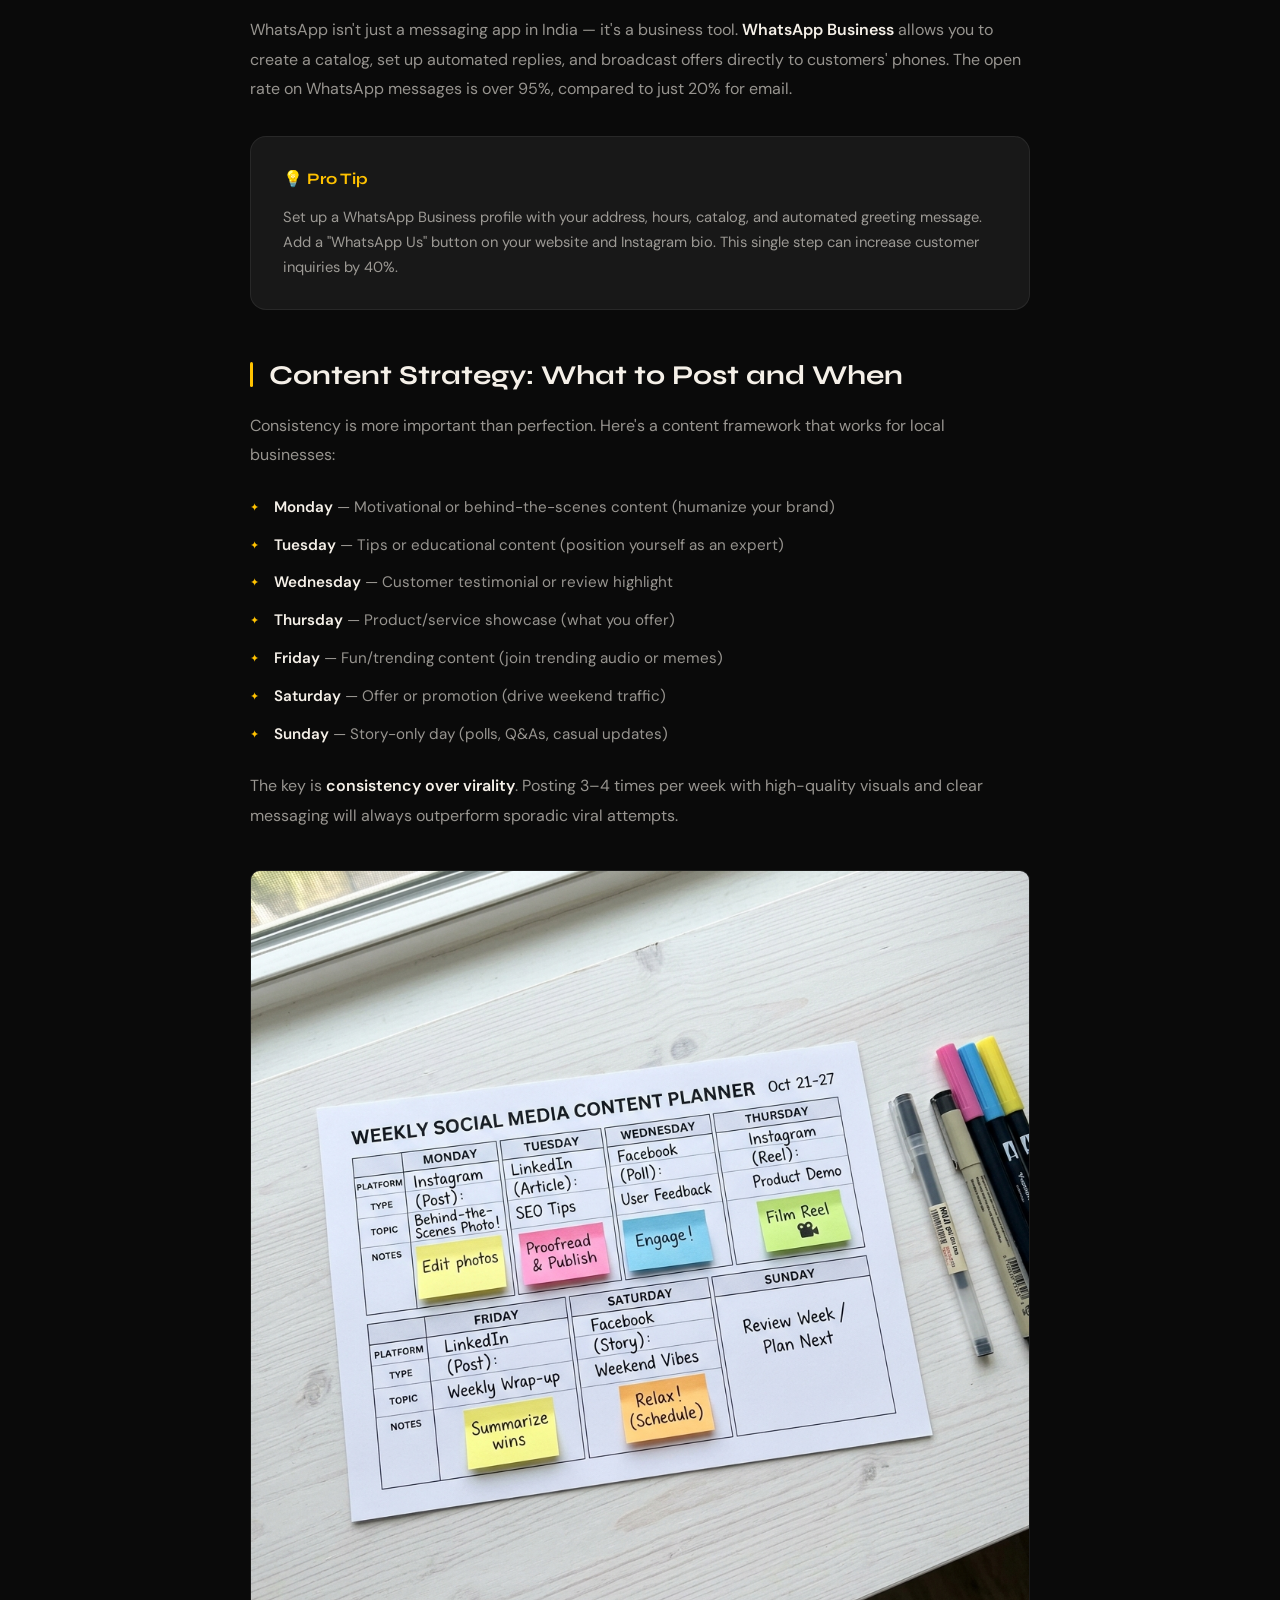
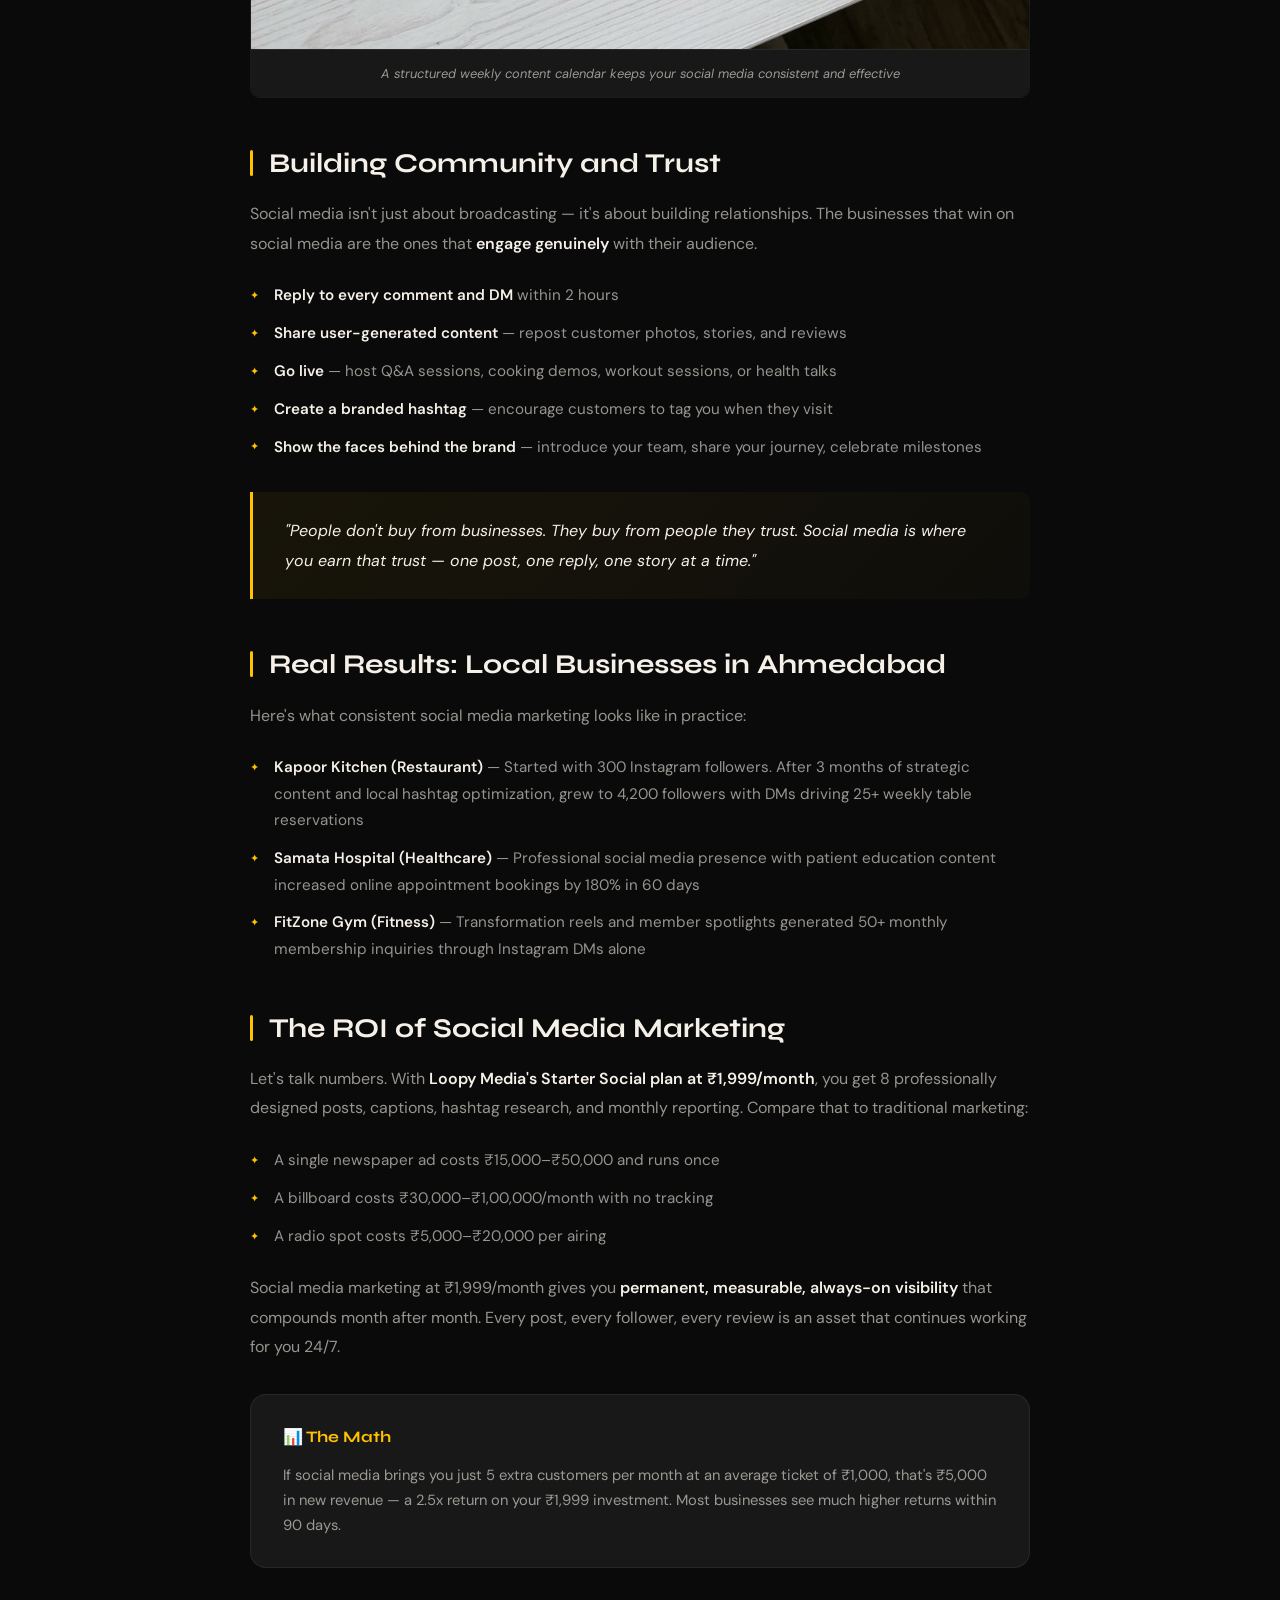
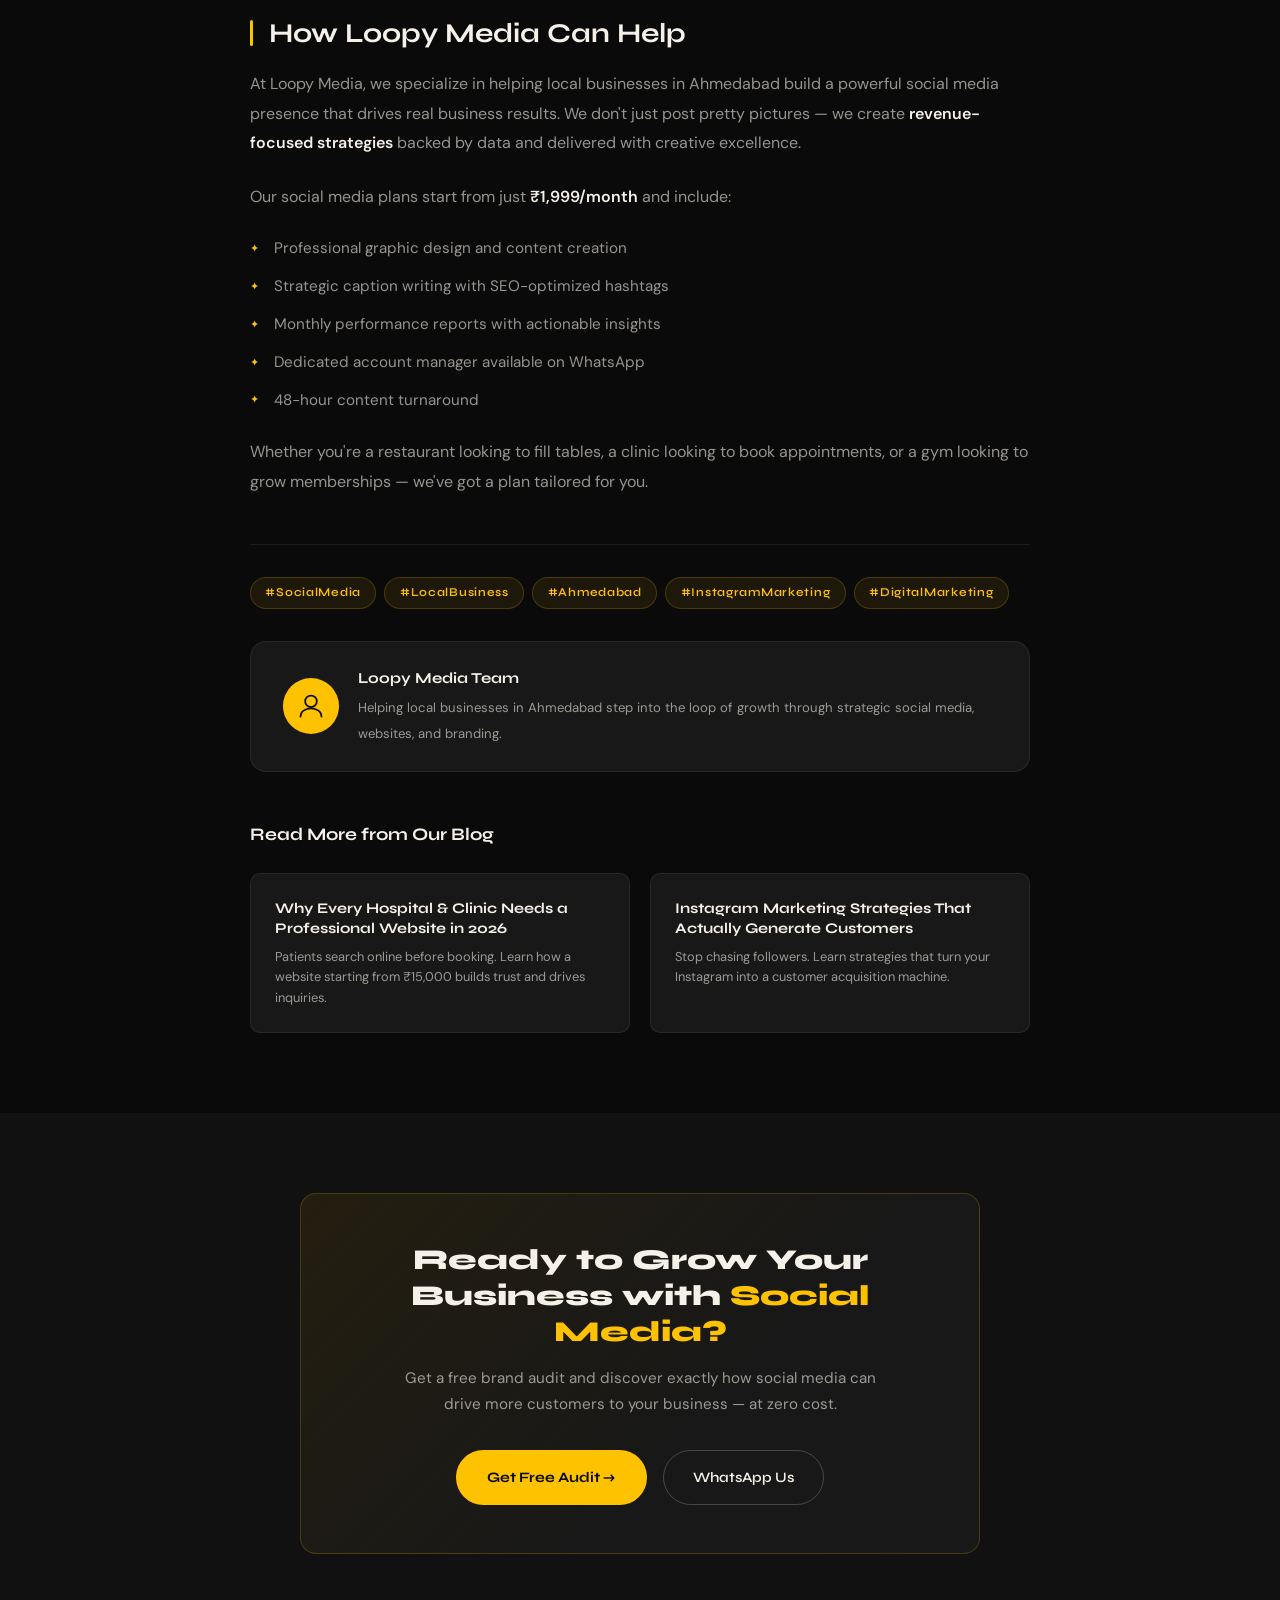
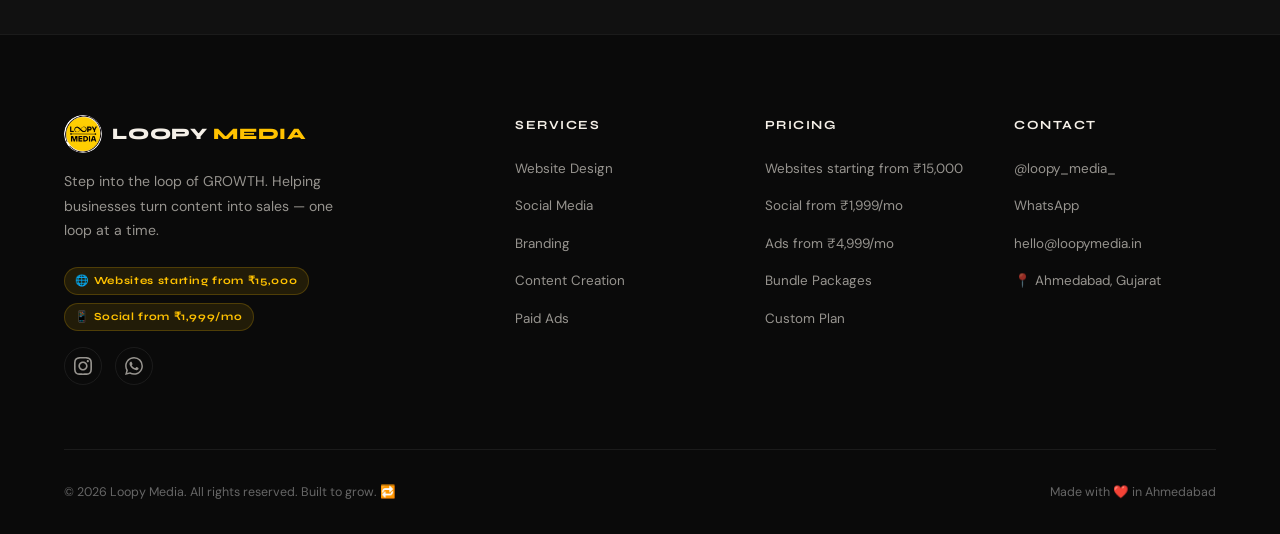
<file: blogs/social-media-marketing-local-businesses-2026.html>
﻿<!DOCTYPE html>
<html lang="en">
<head>
  <meta charset="UTF-8" />
  <meta name="viewport" content="width=device-width, initial-scale=1.0"/>
  <title>How Social Media Marketing Helps Local Businesses Grow in 2026 | Loopy Media</title>
  <meta name="description" content="Discover why Instagram, Facebook, and WhatsApp marketing are essential for restaurants, clinics, gyms, and local businesses in Ahmedabad to drive revenue in 2026."/>
  <meta name="keywords" content="social media marketing Ahmedabad, local business marketing, Instagram marketing, Facebook marketing, WhatsApp business marketing, digital marketing Gujarat, social media tips 2026"/>
  <meta name="robots" content="index, follow, max-image-preview:large, max-snippet:-1"/>
  <meta name="author" content="Loopy Media"/>
  <meta name="application-name" content="Loopy Media"/>
  <meta name="publisher" content="Loopy Media"/>
  <link rel="canonical" href="https://loopy-media.pages.dev/blogs/social-media-marketing-local-businesses-2026.html"/>
  <meta name="theme-color" content="#0A0A0A"/>

  <meta property="og:type" content="article"/>
  <meta property="og:site_name" content="Loopy Media"/>
  <meta property="og:locale" content="en_IN"/>
  <meta property="og:url" content="https://loopy-media.pages.dev/blogs/social-media-marketing-local-businesses-2026.html"/>
  <meta property="og:title" content="How Social Media Marketing Helps Local Businesses Grow in 2026"/>
  <meta property="og:description" content="Learn proven social media strategies that help restaurants, clinics, and gyms in Ahmedabad attract more customers and grow revenue."/>
  <meta property="og:image" content="https://loopy-media.pages.dev/images/blog/social-media-marketing.png"/>
  <meta property="og:image:alt" content="Social media marketing strategies for local businesses"/>
  <meta property="article:published_time" content="2026-06-08T00:00:00+05:30"/>
  <meta property="article:author" content="https://loopy-media.pages.dev/"/>
  <meta property="article:section" content="Social Media Marketing"/>
  <meta property="article:tag" content="Social Media"/>
  <meta property="article:tag" content="Local Business"/>
  <meta property="article:tag" content="Ahmedabad"/>
  <meta name="twitter:card" content="summary_large_image"/>
  <meta name="twitter:title" content="How Social Media Marketing Helps Local Businesses Grow in 2026"/>
  <meta name="twitter:description" content="Proven social media strategies for restaurants, clinics, and gyms in Ahmedabad."/>
  <meta name="twitter:image" content="https://loopy-media.pages.dev/images/blog/social-media-marketing.png"/>

  <script type="application/ld+json">
  {
    "@context": "https://schema.org",
    "@type": "BlogPosting",
    "headline": "How Social Media Marketing Helps Local Businesses Grow in 2026",
    "datePublished": "2026-06-08",
    "dateModified": "2026-06-08",
    "author": { "@type": "Organization", "name": "Loopy Media", "url": "https://loopy-media.pages.dev" },
    "publisher": { "@type": "Organization", "name": "Loopy Media", "url": "https://loopy-media.pages.dev", "logo": {"@type": "ImageObject", "url": "https://loopy-media.pages.dev/images/logo.png"} },
    "description": "Discover why Instagram, Facebook, and WhatsApp marketing are essential for local businesses in Ahmedabad to drive revenue in 2026.",
    "image": "https://loopy-media.pages.dev/images/blog/social-media-marketing.png",
    "mainEntityOfPage": "https://loopy-media.pages.dev/blogs/social-media-marketing-local-businesses-2026.html",
    "keywords": "social media marketing, local business, Ahmedabad, Instagram marketing"
  }
  </script>
  <script type="application/ld+json">
  {
    "@context": "https://schema.org",
    "@type": "BreadcrumbList",
    "itemListElement": [
      {"@type": "ListItem", "position": 1, "name": "Home", "item": "https://loopy-media.pages.dev/"},
      {"@type": "ListItem", "position": 2, "name": "Blog", "item": "https://loopy-media.pages.dev/#blog"},
      {"@type": "ListItem", "position": 3, "name": "Social Media Marketing for Local Businesses"}
    ]
  }
  </script>

  <link rel="icon" type="image/png" href="../images/logo.png"/>
  <link rel="apple-touch-icon" href="../images/logo.png"/>
  <link rel="preconnect" href="https://fonts.googleapis.com"/>
  <link rel="preconnect" href="https://fonts.gstatic.com" crossorigin/>
  <link href="https://fonts.googleapis.com/css2?family=Bebas+Neue&family=Syne:wght@400;600;700;800&family=DM+Sans:ital,opsz,wght@0,9..40,300;0,9..40,400;0,9..40,500;1,9..40,300&display=swap" rel="stylesheet"/>
  <link rel="stylesheet" href="../styles.css"/>
</head>
<body>

  <div class="cursor-dot" id="cursorDot"></div>
  <div class="cursor-ring" id="cursorRing"></div>

  <!-- ═══ NAVBAR ═══ -->
  <nav id="navbar" class="scrolled">
    <a href="../index.html#hero" class="nav-logo">
      <div class="logo-mark">
        <img src="../images/logo.png" alt="Loopy Media Logo" width="44" height="44"/>
      </div>
      <span class="logo-text">LOOPY <span>MEDIA</span></span>
    </a>
    <ul class="nav-links" id="navLinks">
      <li><a href="../index.html#services">Services</a></li>
      <li><a href="../index.html#portfolio">Portfolio</a></li>
      <li><a href="../index.html#industries">Industries</a></li>
      <li><a href="../index.html#pricing">Pricing</a></li>
      <li><a href="../index.html#blog">Blog</a></li>
      <li><a href="../index.html#faq">FAQ</a></li>
      <li><a href="../index.html#contact" class="nav-cta">Free Audit</a></li>
    </ul>
    <button class="hamburger" id="hamburger" aria-label="Menu"><span></span><span></span><span></span></button>
    <div class="nav-line"><div class="nav-line-fill" id="navLineFill"></div></div>
  </nav>

  <div class="mobile-menu" id="mobileMenu">
    <a href="../index.html#services" class="mob-link">Services</a>
    <a href="../index.html#portfolio" class="mob-link">Portfolio</a>
    <a href="../index.html#industries" class="mob-link">Industries</a>
    <a href="../index.html#pricing" class="mob-link">Pricing</a>
    <a href="../index.html#blog" class="mob-link">Blog</a>
    <a href="../index.html#faq" class="mob-link">FAQ</a>
    <a href="../index.html#contact" class="mob-cta">Get Free Audit →</a>
  </div>

  <!-- ═══ BLOG ARTICLE ═══ -->
  <article class="blog-post-page">
    <div class="container">

      <div class="blog-breadcrumbs">
        <a href="../index.html">Home</a>
        <span class="bc-sep">›</span>
        <a href="../index.html#blog">Blog</a>
        <span class="bc-sep">›</span>
        <span class="bc-current">Social Media Marketing for Local Businesses</span>
      </div>

      <div class="blog-post-header">
        <span class="blog-post-category">Social Media</span>
        <h1 class="blog-post-title">How Social Media Marketing Helps Local Businesses Grow in 2026</h1>
        <div class="blog-post-meta">
          <span>📅 June 8, 2026</span>
          <span class="meta-divider"></span>
          <span>⏱ 5 min read</span>
          <span class="meta-divider"></span>
          <span>✍️ Loopy Media Team</span>
        </div>
      </div>

      <!-- Hero Image -->
      <div class="blog-post-hero-img">
        <img src="../images/blog/social-media-marketing.png" alt="Social media marketing helps local businesses grow in Ahmedabad" />
      </div>

      <div class="blog-post-content">

        <p>If you run a local business in Ahmedabad — whether it's a restaurant, clinic, gym, or retail shop — <strong>social media marketing is no longer optional in 2026</strong>. It's the single most powerful tool you have to reach new customers, build trust, and grow your revenue without spending lakhs on traditional advertising.</p>

        <p>The numbers tell the story: over 500 million Indians are active on social media, and the average user spends more than 2.5 hours daily scrolling through Instagram, Facebook, and WhatsApp. Your customers are already on these platforms — the question is whether they're finding <em>you</em> or your competitor.</p>

        <h2>Why Social Media Is Critical for Local Businesses</h2>

        <p>Gone are the days when a billboard on Ashram Road or a newspaper ad in Gujarat Samachar was enough to fill your restaurant or clinic. Today's consumers — especially those under 40 — <strong>discover and evaluate businesses on social media before they ever walk through your door</strong>.</p>

        <p>Here's what's changed in 2026:</p>

        <ul>
          <li><strong>76% of consumers</strong> check a business's Instagram profile before visiting for the first time</li>
          <li><strong>Local hashtags</strong> like #AhmedabadFood, #AhmedabadDoctor, and #AhmedabadGym get millions of impressions monthly</li>
          <li><strong>WhatsApp Business</strong> has become the primary communication channel between local businesses and customers</li>
          <li><strong>Google Maps and Instagram</strong> are the new Yellow Pages — if you're not there, you don't exist</li>
        </ul>

        <blockquote>
          <p>"We used to rely on word-of-mouth alone. After Loopy Media started managing our Instagram, we get 15–20 new patient inquiries every week through DMs alone." — Dr. Mehta, Dental Clinic, Satellite, Ahmedabad</p>
        </blockquote>

        <h2>The Three Platforms That Matter Most</h2>

        <h3>1. Instagram — Your Digital Storefront</h3>

        <p>Instagram is the most powerful platform for local businesses in India right now. It's visual, it's local, and it's where your customers spend their time. For restaurants, it's where food photography drives cravings. For clinics, it's where patient testimonials build trust. For gyms, it's where transformation stories inspire sign-ups.</p>

        <p>Key Instagram strategies for local businesses:</p>
        <ul>
          <li><strong>Reels</strong> — Short, engaging videos that get 2x more reach than static posts. Show behind-the-scenes, quick tips, or customer stories</li>
          <li><strong>Stories</strong> — Daily updates, polls, Q&As, and limited-time offers that keep your audience engaged</li>
          <li><strong>Carousel posts</strong> — Educational content, before/after transformations, or menu highlights that encourage saves and shares</li>
          <li><strong>Location tags &amp; local hashtags</strong> — Every post should tag your location and use Ahmedabad-specific hashtags</li>
        </ul>

        <h3>2. Facebook — The Trust Builder</h3>

        <p>While Instagram captures attention, Facebook builds long-term community trust. A well-maintained Facebook Business Page with reviews, check-ins, and regular updates signals legitimacy. For businesses targeting customers aged 35+, Facebook remains incredibly effective.</p>

        <p>Facebook's key advantages for local businesses:</p>
        <ul>
          <li><strong>Reviews and ratings</strong> that influence booking decisions</li>
          <li><strong>Facebook Groups</strong> for community building (e.g., a fitness challenge group for your gym)</li>
          <li><strong>Event promotion</strong> for grand openings, health camps, or special offers</li>
          <li><strong>Meta Ads integration</strong> — run hyper-targeted ads to people within 5 km of your business</li>
        </ul>

        <h3>3. WhatsApp Business — The Conversion Machine</h3>

        <p>WhatsApp isn't just a messaging app in India — it's a business tool. <strong>WhatsApp Business</strong> allows you to create a catalog, set up automated replies, and broadcast offers directly to customers' phones. The open rate on WhatsApp messages is over 95%, compared to just 20% for email.</p>

        <div class="blog-callout">
          <h4>💡 Pro Tip</h4>
          <p>Set up a WhatsApp Business profile with your address, hours, catalog, and automated greeting message. Add a "WhatsApp Us" button on your website and Instagram bio. This single step can increase customer inquiries by 40%.</p>
        </div>

        <h2>Content Strategy: What to Post and When</h2>

        <p>Consistency is more important than perfection. Here's a content framework that works for local businesses:</p>

        <ul>
          <li><strong>Monday</strong> — Motivational or behind-the-scenes content (humanize your brand)</li>
          <li><strong>Tuesday</strong> — Tips or educational content (position yourself as an expert)</li>
          <li><strong>Wednesday</strong> — Customer testimonial or review highlight</li>
          <li><strong>Thursday</strong> — Product/service showcase (what you offer)</li>
          <li><strong>Friday</strong> — Fun/trending content (join trending audio or memes)</li>
          <li><strong>Saturday</strong> — Offer or promotion (drive weekend traffic)</li>
          <li><strong>Sunday</strong> — Story-only day (polls, Q&As, casual updates)</li>
        </ul>

        <p>The key is <strong>consistency over virality</strong>. Posting 3–4 times per week with high-quality visuals and clear messaging will always outperform sporadic viral attempts.</p>

        <figure class="blog-content-img">
          <img src="../images/blog/content-strategy-calendar.png" alt="Weekly social media content calendar for local businesses" />
          <figcaption>A structured weekly content calendar keeps your social media consistent and effective</figcaption>
        </figure>

        <h2>Building Community and Trust</h2>

        <p>Social media isn't just about broadcasting — it's about building relationships. The businesses that win on social media are the ones that <strong>engage genuinely</strong> with their audience.</p>

        <ul>
          <li><strong>Reply to every comment and DM</strong> within 2 hours</li>
          <li><strong>Share user-generated content</strong> — repost customer photos, stories, and reviews</li>
          <li><strong>Go live</strong> — host Q&A sessions, cooking demos, workout sessions, or health talks</li>
          <li><strong>Create a branded hashtag</strong> — encourage customers to tag you when they visit</li>
          <li><strong>Show the faces behind the brand</strong> — introduce your team, share your journey, celebrate milestones</li>
        </ul>

        <blockquote>
          <p>"People don't buy from businesses. They buy from people they trust. Social media is where you earn that trust — one post, one reply, one story at a time."</p>
        </blockquote>

        <h2>Real Results: Local Businesses in Ahmedabad</h2>

        <p>Here's what consistent social media marketing looks like in practice:</p>

        <ul>
          <li><strong>Kapoor Kitchen (Restaurant)</strong> — Started with 300 Instagram followers. After 3 months of strategic content and local hashtag optimization, grew to 4,200 followers with DMs driving 25+ weekly table reservations</li>
          <li><strong>Samata Hospital (Healthcare)</strong> — Professional social media presence with patient education content increased online appointment bookings by 180% in 60 days</li>
          <li><strong>FitZone Gym (Fitness)</strong> — Transformation reels and member spotlights generated 50+ monthly membership inquiries through Instagram DMs alone</li>
        </ul>

        <h2>The ROI of Social Media Marketing</h2>

        <p>Let's talk numbers. With <strong>Loopy Media's Starter Social plan at ₹1,999/month</strong>, you get 8 professionally designed posts, captions, hashtag research, and monthly reporting. Compare that to traditional marketing:</p>

        <ul>
          <li>A single newspaper ad costs ₹15,000–₹50,000 and runs once</li>
          <li>A billboard costs ₹30,000–₹1,00,000/month with no tracking</li>
          <li>A radio spot costs ₹5,000–₹20,000 per airing</li>
        </ul>

        <p>Social media marketing at ₹1,999/month gives you <strong>permanent, measurable, always-on visibility</strong> that compounds month after month. Every post, every follower, every review is an asset that continues working for you 24/7.</p>

        <div class="blog-callout">
          <h4>📊 The Math</h4>
          <p>If social media brings you just 5 extra customers per month at an average ticket of ₹1,000, that's ₹5,000 in new revenue — a 2.5x return on your ₹1,999 investment. Most businesses see much higher returns within 90 days.</p>
        </div>

        <h2>How Loopy Media Can Help</h2>

        <p>At Loopy Media, we specialize in helping local businesses in Ahmedabad build a powerful social media presence that drives real business results. We don't just post pretty pictures — we create <strong>revenue-focused strategies</strong> backed by data and delivered with creative excellence.</p>

        <p>Our social media plans start from just <strong>₹1,999/month</strong> and include:</p>

        <ul>
          <li>Professional graphic design and content creation</li>
          <li>Strategic caption writing with SEO-optimized hashtags</li>
          <li>Monthly performance reports with actionable insights</li>
          <li>Dedicated account manager available on WhatsApp</li>
          <li>48-hour content turnaround</li>
        </ul>

        <p>Whether you're a restaurant looking to fill tables, a clinic looking to book appointments, or a gym looking to grow memberships — we've got a plan tailored for you.</p>

      </div>

      <div class="blog-post-footer">
        <div class="blog-post-tags">
          <span>#SocialMedia</span>
          <span>#LocalBusiness</span>
          <span>#Ahmedabad</span>
          <span>#InstagramMarketing</span>
          <span>#DigitalMarketing</span>
        </div>

        <div class="blog-author-box">
          <div class="blog-author-avatar">
            <svg width="28" height="28" viewBox="0 0 24 24" fill="none"><circle cx="12" cy="8" r="5" stroke="#0A0A0A" stroke-width="1.5"/><path d="M3 21C3 17 7 14 12 14C17 14 21 17 21 21" stroke="#0A0A0A" stroke-width="1.5" stroke-linecap="round"/></svg>
          </div>
          <div class="blog-author-info">
            <strong>Loopy Media Team</strong>
            <span>Helping local businesses in Ahmedabad step into the loop of growth through strategic social media, websites, and branding.</span>
          </div>
        </div>

        <div class="blog-related">
          <h4>Read More from Our Blog</h4>
          <div class="blog-related-grid">
            <a href="./hospital-clinic-website-2026.html" class="blog-related-card">
              <h5>Why Every Hospital &amp; Clinic Needs a Professional Website in 2026</h5>
              <p>Patients search online before booking. Learn how a website starting from ₹15,000 builds trust and drives inquiries.</p>
            </a>
            <a href="./instagram-marketing-strategies-2026.html" class="blog-related-card">
              <h5>Instagram Marketing Strategies That Actually Generate Customers</h5>
              <p>Stop chasing followers. Learn strategies that turn your Instagram into a customer acquisition machine.</p>
            </a>
          </div>
        </div>
      </div>

    </div>
  </article>

  <section class="blog-cta-section">
    <div class="container">
      <div class="blog-cta-box">
        <h3>Ready to Grow Your Business with <span>Social Media?</span></h3>
        <p>Get a free brand audit and discover exactly how social media can drive more customers to your business — at zero cost.</p>
        <div class="blog-cta-actions">
          <a href="../index.html#contact" class="btn-primary">Get Free Audit →</a>
          <a href="https://wa.me/919484882220?text=Hi%20Loopy%20Media%2C%20I%20read%20your%20blog%20on%20social%20media%20marketing%20and%20would%20like%20a%20free%20audit." target="_blank" class="btn-ghost">WhatsApp Us</a>
        </div>
      </div>
    </div>
  </section>

  <footer id="footer">
    <div class="container">
      <div class="footer-top">
        <div class="footer-brand">
          <a href="../index.html#hero" class="nav-logo">
            <div class="logo-mark"><img src="../images/logo.png" alt="Loopy Media Logo" width="44" height="44"/></div>
            <span class="logo-text">LOOPY <span>MEDIA</span></span>
          </a>
          <p class="footer-tagline">Step into the loop of GROWTH. Helping businesses turn content into sales — one loop at a time.</p>
          <div class="footer-pricing-pills"><span>🌐 Websites starting from ₹15,000</span><span>📱 Social from ₹1,999/mo</span></div>
          <div class="footer-socials">
            <a href="https://instagram.com/loopy_media_" target="_blank" aria-label="Instagram"><svg width="18" height="18" viewBox="0 0 24 24" fill="currentColor"><path d="M12 2.163c3.204 0 3.584.012 4.85.07 3.252.148 4.771 1.691 4.919 4.919.058 1.265.069 1.645.069 4.849 0 3.205-.012 3.584-.069 4.849-.149 3.225-1.664 4.771-4.919 4.919-1.266.058-1.644.07-4.85.07-3.204 0-3.584-.012-4.849-.07-3.26-.149-4.771-1.699-4.919-4.92-.058-1.265-.07-1.644-.07-4.849 0-3.204.013-3.583.07-4.849.149-3.227 1.664-4.771 4.919-4.919 1.266-.057 1.645-.069 4.849-.069zm0-2.163c-3.259 0-3.667.014-4.947.072-4.358.2-6.78 2.618-6.98 6.98-.059 1.281-.073 1.689-.073 4.948 0 3.259.014 3.668.072 4.948.2 4.358 2.618 6.78 6.98 6.98 1.281.058 1.689.072 4.948.072 3.259 0 3.668-.014 4.948-.072 4.354-.2 6.782-2.618 6.979-6.98.059-1.28.073-1.689.073-4.948 0-3.259-.014-3.667-.072-4.947-.196-4.354-2.617-6.78-6.979-6.98-1.281-.059-1.69-.073-4.949-.073zm0 5.838c-3.403 0-6.162 2.759-6.162 6.162s2.759 6.163 6.162 6.163 6.162-2.759 6.162-6.163c0-3.403-2.759-6.162-6.162-6.162zm0 10.162c-2.209 0-4-1.79-4-4 0-2.209 1.791-4 4-4s4 1.791 4 4c0 2.21-1.791 4-4 4zm6.406-11.845c-.796 0-1.441.645-1.441 1.44s.645 1.44 1.441 1.44c.795 0 1.439-.645 1.439-1.44s-.644-1.44-1.439-1.44z"/></svg></a>
            <a href="https://wa.me/919484882220" target="_blank" aria-label="WhatsApp"><svg width="18" height="18" viewBox="0 0 24 24" fill="currentColor"><path d="M17.472 14.382c-.297-.149-1.758-.867-2.03-.967-.273-.099-.471-.148-.67.15-.197.297-.767.966-.94 1.164-.173.199-.347.223-.644.075-.297-.15-1.255-.463-2.39-1.475-.883-.788-1.48-1.761-1.653-2.059-.173-.297-.018-.458.13-.606.134-.133.298-.347.446-.52.149-.174.198-.298.298-.497.099-.198.05-.371-.025-.52-.075-.149-.669-1.612-.916-2.207-.242-.579-.487-.5-.669-.51-.173-.008-.371-.01-.57-.01-.198 0-.52.074-.792.372-.272.297-1.04 1.016-1.04 2.479 0 1.462 1.065 2.875 1.213 3.074.149.198 2.096 3.2 5.077 4.487.709.306 1.262.489 1.694.625.712.227 1.36.195 1.871.118.571-.085 1.758-.719 2.006-1.413.248-.694.248-1.289.173-1.413-.074-.124-.272-.198-.57-.347m-5.421 7.403h-.004a9.87 9.87 0 01-5.031-1.378l-.361-.214-3.741.982.998-3.648-.235-.374a9.86 9.86 0 01-1.51-5.26c.001-5.45 4.436-9.884 9.888-9.884 2.64 0 5.122 1.03 6.988 2.898a9.825 9.825 0 012.893 6.994c-.003 5.45-4.437 9.884-9.885 9.884m8.413-18.297A11.815 11.815 0 0012.05 0C5.495 0 .16 5.335.157 11.892c0 2.096.547 4.142 1.588 5.945L.057 24l6.305-1.654a11.882 11.882 0 005.683 1.448h.005c6.554 0 11.890-5.335 11.893-11.893a11.821 11.821 0 00-3.48-8.413Z"/></svg></a>
          </div>
        </div>
        <div class="footer-links-group"><h5>Services</h5><ul><li><a href="../index.html#services">Website Design</a></li><li><a href="../index.html#services">Social Media</a></li><li><a href="../index.html#services">Branding</a></li><li><a href="../index.html#services">Content Creation</a></li><li><a href="../index.html#services">Paid Ads</a></li></ul></div>
        <div class="footer-links-group"><h5>Pricing</h5><ul><li><a href="../index.html#pricing">Websites starting from ₹15,000</a></li><li><a href="../index.html#pricing">Social from ₹1,999/mo</a></li><li><a href="../index.html#pricing">Ads from ₹4,999/mo</a></li><li><a href="../index.html#pricing">Bundle Packages</a></li><li><a href="../index.html#contact">Custom Plan</a></li></ul></div>
        <div class="footer-links-group"><h5>Contact</h5><ul><li><a href="https://instagram.com/loopy_media_" target="_blank">@loopy_media_</a></li><li><a href="https://wa.me/919484882220?text=Hi%20Loopy%20Media%2C%20I%27d%20like%20a%20free%20audit%20for%20my%20business.">WhatsApp</a></li><li><a href="mailto:hello@loopymedia.in">hello@loopymedia.in</a></li><li><span>📍 Ahmedabad, Gujarat</span></li></ul></div>
      </div>
      <div class="footer-bottom"><p>© 2026 Loopy Media. All rights reserved. Built to grow. 🔁</p><p>Made with ❤️ in Ahmedabad</p></div>
    </div>
  </footer>

  <a href="https://wa.me/919484882220?text=Hi%20Loopy%20Media%2C%20I%27d%20like%20a%20free%20audit%20for%20my%20business." target="_blank" class="wa-float" aria-label="Chat on WhatsApp">
    <svg viewBox="0 0 24 24" fill="currentColor" width="28" height="28"><path d="M17.472 14.382c-.297-.149-1.758-.867-2.03-.967-.273-.099-.471-.148-.67.15-.197.297-.767.966-.94 1.164-.173.199-.347.223-.644.075-.297-.15-1.255-.463-2.39-1.475-.883-.788-1.48-1.761-1.653-2.059-.173-.297-.018-.458.13-.606.134-.133.298-.347.446-.52.149-.174.198-.298.298-.497.099-.198.05-.371-.025-.52-.075-.149-.669-1.612-.916-2.207-.242-.579-.487-.5-.669-.51-.173-.008-.371-.01-.57-.01-.198 0-.52.074-.792.372-.272.297-1.04 1.016-1.04 2.479 0 1.462 1.065 2.875 1.213 3.074.149.198 2.096 3.2 5.077 4.487.709.306 1.262.489 1.694.625.712.227 1.36.195 1.871.118.571-.085 1.758-.719 2.006-1.413.248-.694.248-1.289.173-1.413-.074-.124-.272-.198-.57-.347m-5.421 7.403h-.004a9.87 9.87 0 01-5.031-1.378l-.361-.214-3.741.982.998-3.648-.235-.374a9.86 9.86 0 01-1.51-5.26c.001-5.45 4.436-9.884 9.888-9.884 2.64 0 5.122 1.03 6.988 2.898a9.825 9.825 0 012.893 6.994c-.003 5.45-4.437 9.884-9.885 9.884m8.413-18.297A11.815 11.815 0 0012.05 0C5.495 0 .16 5.335.157 11.892c0 2.096.547 4.142 1.588 5.945L.057 24l6.305-1.654a11.882 11.882 0 005.683 1.448h.005c6.554 0 11.890-5.335 11.893-11.893a11.821 11.821 0 00-3.48-8.413Z"/></svg>
    <span class="wa-pulse"></span>
    <span class="wa-tooltip">Free Audit on WhatsApp</span>
  </a>

  <script src="../script.js"></script>
</body>
</html>
</file>
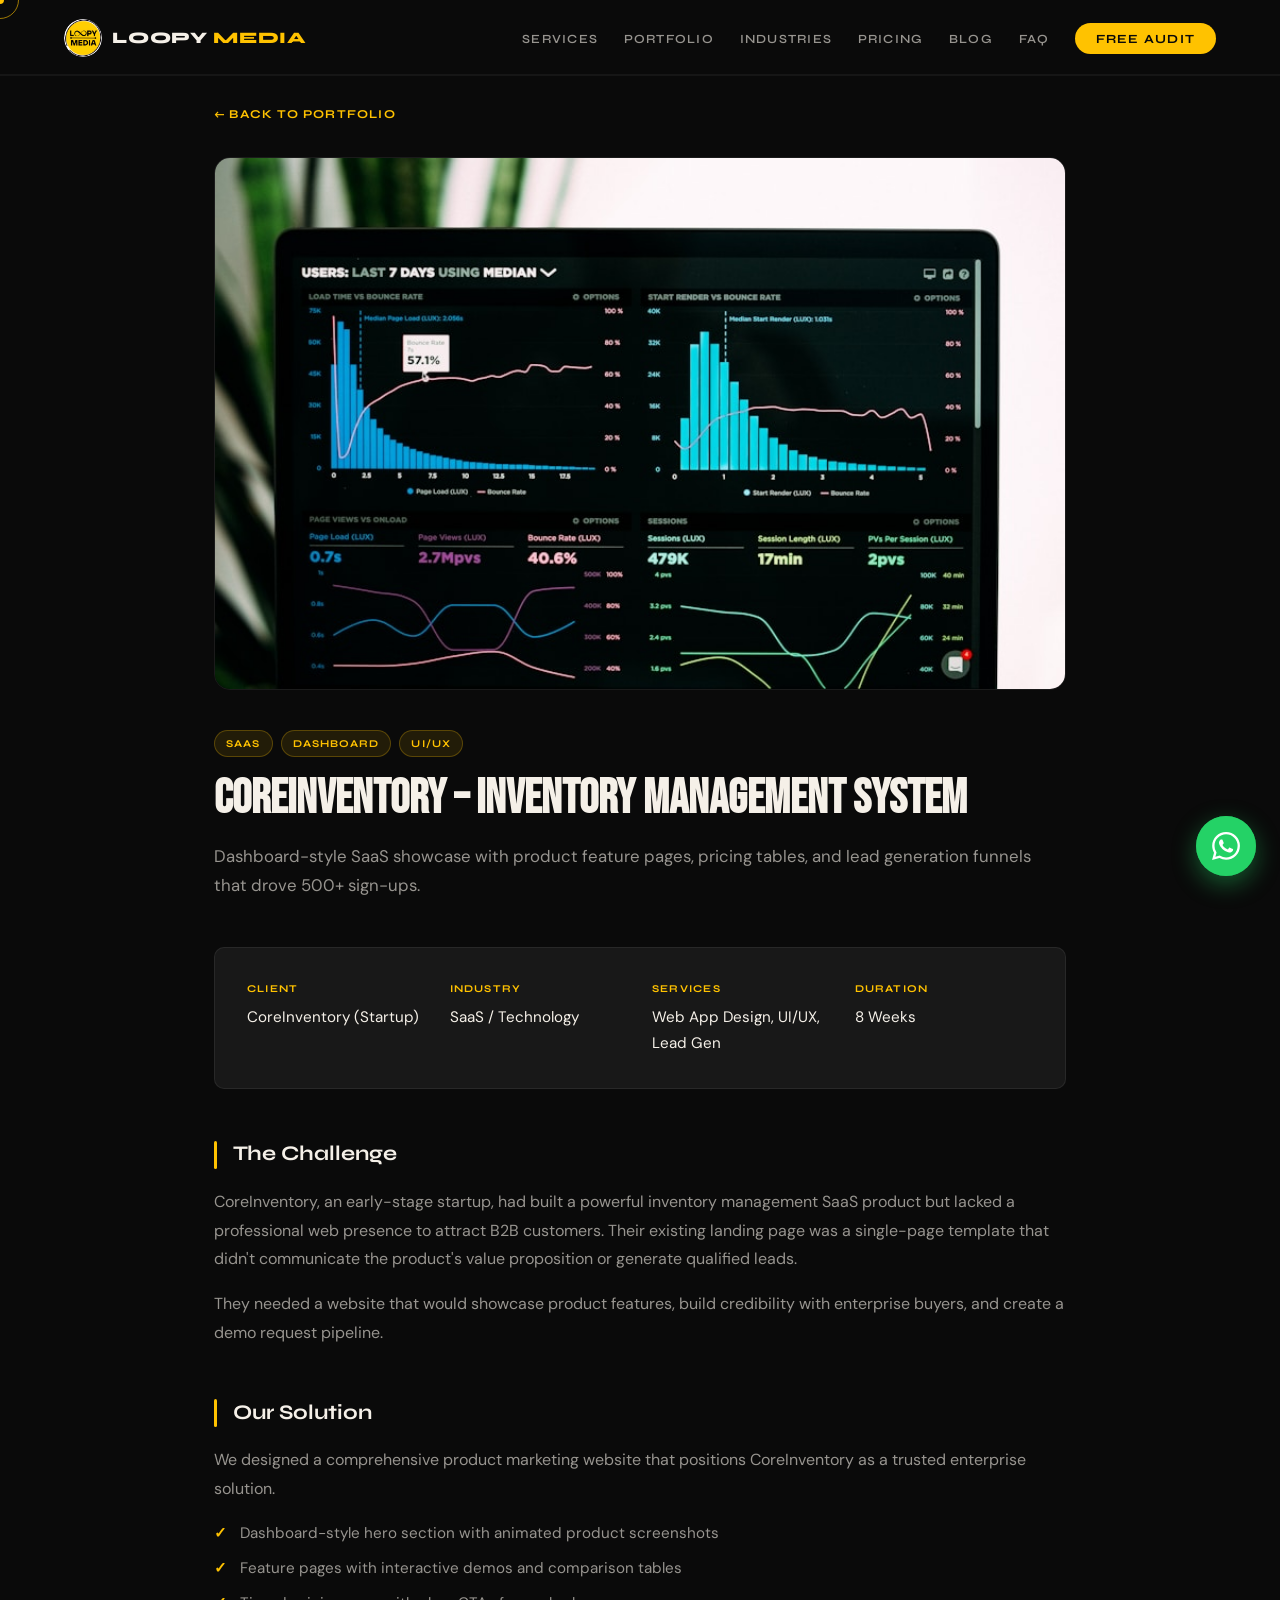
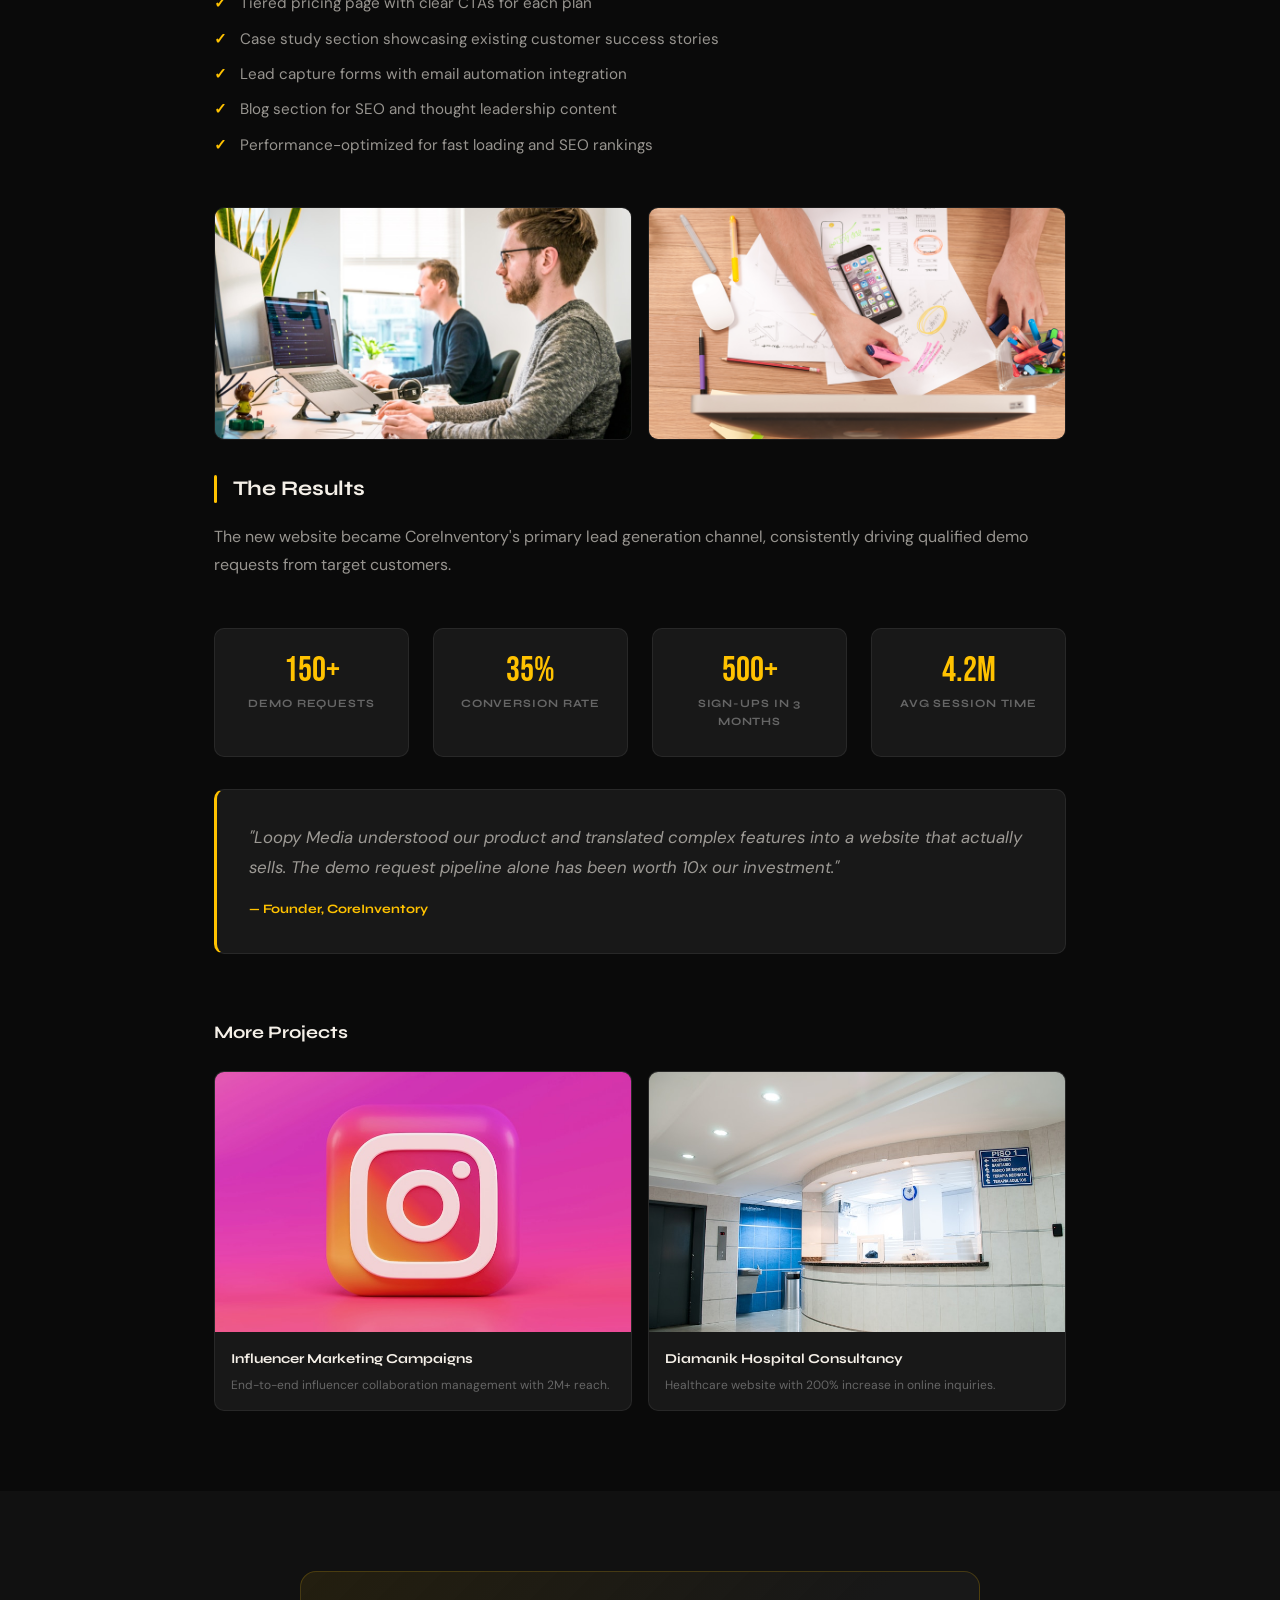
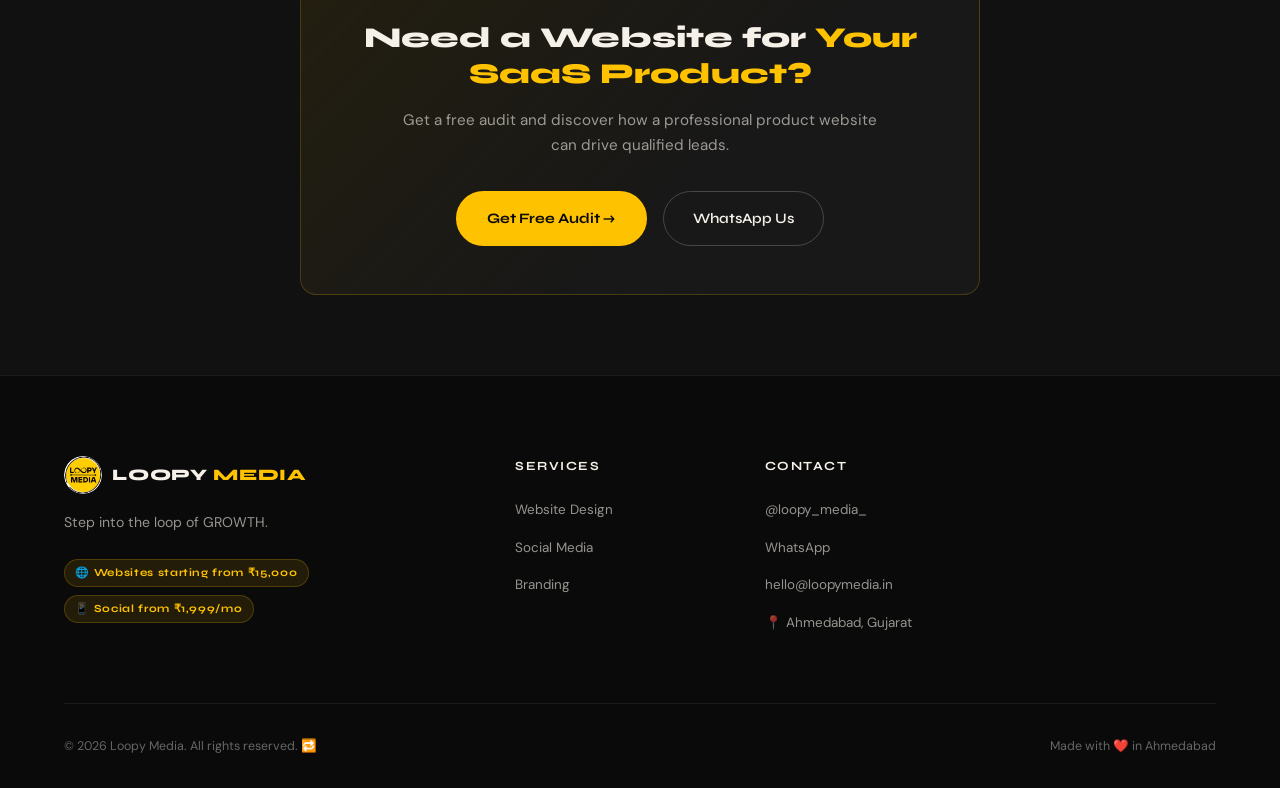
<file: portfolio/coreinventory.html>
﻿<!DOCTYPE html>
<html lang="en">
<head>
  <meta charset="UTF-8"/><meta name="viewport" content="width=device-width, initial-scale=1.0"/>
  <title>CoreInventory – Inventory Management System | Loopy Media Portfolio</title>
  <meta name="description" content="Case study: SaaS dashboard website design that generated 150+ demo requests and 500+ sign-ups in 3 months."/>
  <script type="application/ld+json">
  {
    "@context": "https://schema.org",
    "@type": "CreativeWork",
    "name": "CoreInventory � Inventory Management System",
    "description": "SaaS dashboard website that generated 500+ sign-ups in 3 months",
    "image": "https://loopy-media.pages.dev/images/portfolio/saas-dashboard.jpg",
    "author": {"@type": "Organization", "name": "Loopy Media", "url": "https://loopy-media.pages.dev"},
    "datePublished": "2026-06-09"
  }
  </script>
  <script type="application/ld+json">
  {
    "@context": "https://schema.org",
    "@type": "BreadcrumbList",
    "itemListElement": [
      {"@type": "ListItem", "position": 1, "name": "Home", "item": "https://loopy-media.pages.dev/"},
      {"@type": "ListItem", "position": 2, "name": "Portfolio", "item": "https://loopy-media.pages.dev/#portfolio"},
      {"@type": "ListItem", "position": 3, "name": "CoreInventory � Inventory Management System"}
    ]
  }
  </script>
  <link rel="icon" type="image/png" href="../images/logo.png"/>
  <link rel="apple-touch-icon" href="../images/logo.png"/>
  <link rel="preconnect" href="https://fonts.googleapis.com"/><link rel="preconnect" href="https://fonts.gstatic.com" crossorigin/>
  <link href="https://fonts.googleapis.com/css2?family=Bebas+Neue&family=Syne:wght@400;600;700;800&family=DM+Sans:ital,opsz,wght@0,9..40,300;0,9..40,400;0,9..40,500;1,9..40,300&display=swap" rel="stylesheet"/>
    <meta name="robots" content="index, follow, max-image-preview:large, max-snippet:-1"/>
  <meta name="author" content="Loopy Media"/>
  <meta name="application-name" content="Loopy Media"/>
  <meta name="publisher" content="Loopy Media"/>
  <link rel="canonical" href="https://loopy-media.pages.dev/portfolio/coreinventory.html"/>
  <meta name="theme-color" content="#0A0A0A"/>
  <meta name="keywords" content="SaaS website design, dashboard UI/UX, product website development"/>
  <meta property="og:type" content="article"/>
  <meta property="og:site_name" content="Loopy Media"/>
  <meta property="og:locale" content="en_IN"/>
  <meta property="og:url" content="https://loopy-media.pages.dev/portfolio/coreinventory.html"/>
  <meta property="og:title" content="CoreInventory � Inventory Management System | Loopy Media Portfolio"/>
  <meta property="og:description" content="Case study: SaaS dashboard website design that generated 150+ demo requests and 500+ sign-ups in 3 months."/>
  <meta property="og:image" content="https://loopy-media.pages.dev/images/portfolio/saas-dashboard.jpg"/>
  <meta name="twitter:card" content="summary_large_image"/>
  <meta name="twitter:title" content="CoreInventory � Inventory Management System | Loopy Media"/>
  <meta name="twitter:description" content="Case study: SaaS dashboard website design that generated 150+ demo requests and 500+ sign-ups in 3 months."/>
  <meta name="twitter:image" content="https://loopy-media.pages.dev/images/portfolio/saas-dashboard.jpg"/>
  <link rel="stylesheet" href="../styles.css"/>
</head>
<body>
  <div class="cursor-dot" id="cursorDot"></div><div class="cursor-ring" id="cursorRing"></div>
  <nav id="navbar" class="scrolled"><a href="../index.html#hero" class="nav-logo"><div class="logo-mark"><img src="../images/logo.png" alt="Loopy Media Logo" width="44" height="44"/></div><span class="logo-text">LOOPY <span>MEDIA</span></span></a><ul class="nav-links" id="navLinks"><li><a href="../index.html#services">Services</a></li><li><a href="../index.html#portfolio">Portfolio</a></li><li><a href="../index.html#industries">Industries</a></li><li><a href="../index.html#pricing">Pricing</a></li><li><a href="../index.html#blog">Blog</a></li><li><a href="../index.html#faq">FAQ</a></li><li><a href="../index.html#contact" class="nav-cta">Free Audit</a></li></ul><button class="hamburger" id="hamburger" aria-label="Menu"><span></span><span></span><span></span></button><div class="nav-line"><div class="nav-line-fill" id="navLineFill"></div></div></nav>
  <div class="mobile-menu" id="mobileMenu"><a href="../index.html#services" class="mob-link">Services</a><a href="../index.html#portfolio" class="mob-link">Portfolio</a><a href="../index.html#industries" class="mob-link">Industries</a><a href="../index.html#pricing" class="mob-link">Pricing</a><a href="../index.html#blog" class="mob-link">Blog</a><a href="../index.html#faq" class="mob-link">FAQ</a><a href="../index.html#contact" class="mob-cta">Get Free Audit →</a></div>
  <section class="portfolio-detail"><div class="container">
    <a href="../index.html#portfolio" class="portfolio-back">← Back to Portfolio</a>
    <div class="pd-hero-img"><img src="../images/portfolio/saas-dashboard.jpg" alt="CoreInventory SaaS dashboard"/></div>
    <div class="pd-header"><div class="pd-tags"><span class="pd-tag">SaaS</span><span class="pd-tag">Dashboard</span><span class="pd-tag">UI/UX</span></div><h1 class="pd-title">CoreInventory – Inventory Management System</h1><p class="pd-subtitle">Dashboard-style SaaS showcase with product feature pages, pricing tables, and lead generation funnels that drove 500+ sign-ups.</p></div>
    <div class="pd-info-grid"><div class="pd-info-item"><label>Client</label><span>CoreInventory (Startup)</span></div><div class="pd-info-item"><label>Industry</label><span>SaaS / Technology</span></div><div class="pd-info-item"><label>Services</label><span>Web App Design, UI/UX, Lead Gen</span></div><div class="pd-info-item"><label>Duration</label><span>8 Weeks</span></div></div>
    <div class="pd-section"><h2>The Challenge</h2><p>CoreInventory, an early-stage startup, had built a powerful inventory management SaaS product but lacked a professional web presence to attract B2B customers. Their existing landing page was a single-page template that didn't communicate the product's value proposition or generate qualified leads.</p><p>They needed a website that would showcase product features, build credibility with enterprise buyers, and create a demo request pipeline.</p></div>
    <div class="pd-section"><h2>Our Solution</h2><p>We designed a comprehensive product marketing website that positions CoreInventory as a trusted enterprise solution.</p><ul><li>Dashboard-style hero section with animated product screenshots</li><li>Feature pages with interactive demos and comparison tables</li><li>Tiered pricing page with clear CTAs for each plan</li><li>Case study section showcasing existing customer success stories</li><li>Lead capture forms with email automation integration</li><li>Blog section for SEO and thought leadership content</li><li>Performance-optimized for fast loading and SEO rankings</li></ul></div>
    <div class="pd-gallery"><img src="../images/portfolio/saas-detail-1.jpg" alt="CoreInventory product features page"/><img src="../images/portfolio/ads-detail-1.jpg" alt="CoreInventory analytics dashboard"/></div>
    <div class="pd-section"><h2>The Results</h2><p>The new website became CoreInventory's primary lead generation channel, consistently driving qualified demo requests from target customers.</p></div>
    <div class="pd-results"><div class="pd-metric"><div class="metric-value">150+</div><div class="metric-label">Demo Requests</div></div><div class="pd-metric"><div class="metric-value">35%</div><div class="metric-label">Conversion Rate</div></div><div class="pd-metric"><div class="metric-value">500+</div><div class="metric-label">Sign-ups in 3 Months</div></div><div class="pd-metric"><div class="metric-value">4.2m</div><div class="metric-label">Avg Session Time</div></div></div>
    <div class="pd-testimonial"><p>"Loopy Media understood our product and translated complex features into a website that actually sells. The demo request pipeline alone has been worth 10x our investment."</p><cite>— Founder, CoreInventory</cite></div>
    <div class="pd-related"><h3>More Projects</h3><div class="pd-related-grid"><a href="./influencer-campaigns.html" class="pd-related-card"><img src="../images/portfolio/influencer-campaign.jpg" alt="Influencer Campaigns"/><div class="pd-rc-body"><h5>Influencer Marketing Campaigns</h5><p>End-to-end influencer collaboration management with 2M+ reach.</p></div></a><a href="./diamanik-hospital.html" class="pd-related-card"><img src="../images/portfolio/hospital-consultancy.jpg" alt="Diamanik Hospital"/><div class="pd-rc-body"><h5>Diamanik Hospital Consultancy</h5><p>Healthcare website with 200% increase in online inquiries.</p></div></a></div></div>
  </div></section>
  <section class="blog-cta-section"><div class="container"><div class="blog-cta-box"><h3>Need a Website for <span>Your SaaS Product?</span></h3><p>Get a free audit and discover how a professional product website can drive qualified leads.</p><div class="blog-cta-actions"><a href="../index.html#contact" class="btn-primary">Get Free Audit →</a><a href="https://wa.me/919484882220" target="_blank" class="btn-ghost">WhatsApp Us</a></div></div></div></section>
  <footer id="footer"><div class="container"><div class="footer-top"><div class="footer-brand"><a href="../index.html#hero" class="nav-logo"><div class="logo-mark"><img src="../images/logo.png" alt="Loopy Media Logo" width="44" height="44"/></div><span class="logo-text">LOOPY <span>MEDIA</span></span></a><p class="footer-tagline">Step into the loop of GROWTH.</p><div class="footer-pricing-pills"><span>🌐 Websites starting from ₹15,000</span><span>📱 Social from ₹1,999/mo</span></div></div><div class="footer-links-group"><h5>Services</h5><ul><li><a href="../index.html#services">Website Design</a></li><li><a href="../index.html#services">Social Media</a></li><li><a href="../index.html#services">Branding</a></li></ul></div><div class="footer-links-group"><h5>Contact</h5><ul><li><a href="https://instagram.com/loopy_media_" target="_blank">@loopy_media_</a></li><li><a href="https://wa.me/919484882220">WhatsApp</a></li><li><a href="mailto:hello@loopymedia.in">hello@loopymedia.in</a></li><li><span>📍 Ahmedabad, Gujarat</span></li></ul></div></div><div class="footer-bottom"><p>© 2026 Loopy Media. All rights reserved. 🔁</p><p>Made with ❤️ in Ahmedabad</p></div></div></footer>
  <a href="https://wa.me/919484882220" target="_blank" class="wa-float" aria-label="WhatsApp"><svg viewBox="0 0 24 24" fill="currentColor" width="28" height="28"><path d="M17.472 14.382c-.297-.149-1.758-.867-2.03-.967-.273-.099-.471-.148-.67.15-.197.297-.767.966-.94 1.164-.173.199-.347.223-.644.075-.297-.15-1.255-.463-2.39-1.475-.883-.788-1.48-1.761-1.653-2.059-.173-.297-.018-.458.13-.606.134-.133.298-.347.446-.52.149-.174.198-.298.298-.497.099-.198.05-.371-.025-.52-.075-.149-.669-1.612-.916-2.207-.242-.579-.487-.5-.669-.51-.173-.008-.371-.01-.57-.01-.198 0-.52.074-.792.372-.272.297-1.04 1.016-1.04 2.479 0 1.462 1.065 2.875 1.213 3.074.149.198 2.096 3.2 5.077 4.487.709.306 1.262.489 1.694.625.712.227 1.36.195 1.871.118.571-.085 1.758-.719 2.006-1.413.248-.694.248-1.289.173-1.413-.074-.124-.272-.198-.57-.347m-5.421 7.403h-.004a9.87 9.87 0 01-5.031-1.378l-.361-.214-3.741.982.998-3.648-.235-.374a9.86 9.86 0 01-1.51-5.26c.001-5.45 4.436-9.884 9.888-9.884 2.64 0 5.122 1.03 6.988 2.898a9.825 9.825 0 012.893 6.994c-.003 5.45-4.437 9.884-9.885 9.884m8.413-18.297A11.815 11.815 0 0012.05 0C5.495 0 .16 5.335.157 11.892c0 2.096.547 4.142 1.588 5.945L.057 24l6.305-1.654a11.882 11.882 0 005.683 1.448h.005c6.554 0 11.890-5.335 11.893-11.893a11.821 11.821 0 00-3.48-8.413Z"/></svg><span class="wa-pulse"></span><span class="wa-tooltip">Free Audit on WhatsApp</span></a>
  <script src="../script.js"></script>
</body>
</html>
</file>
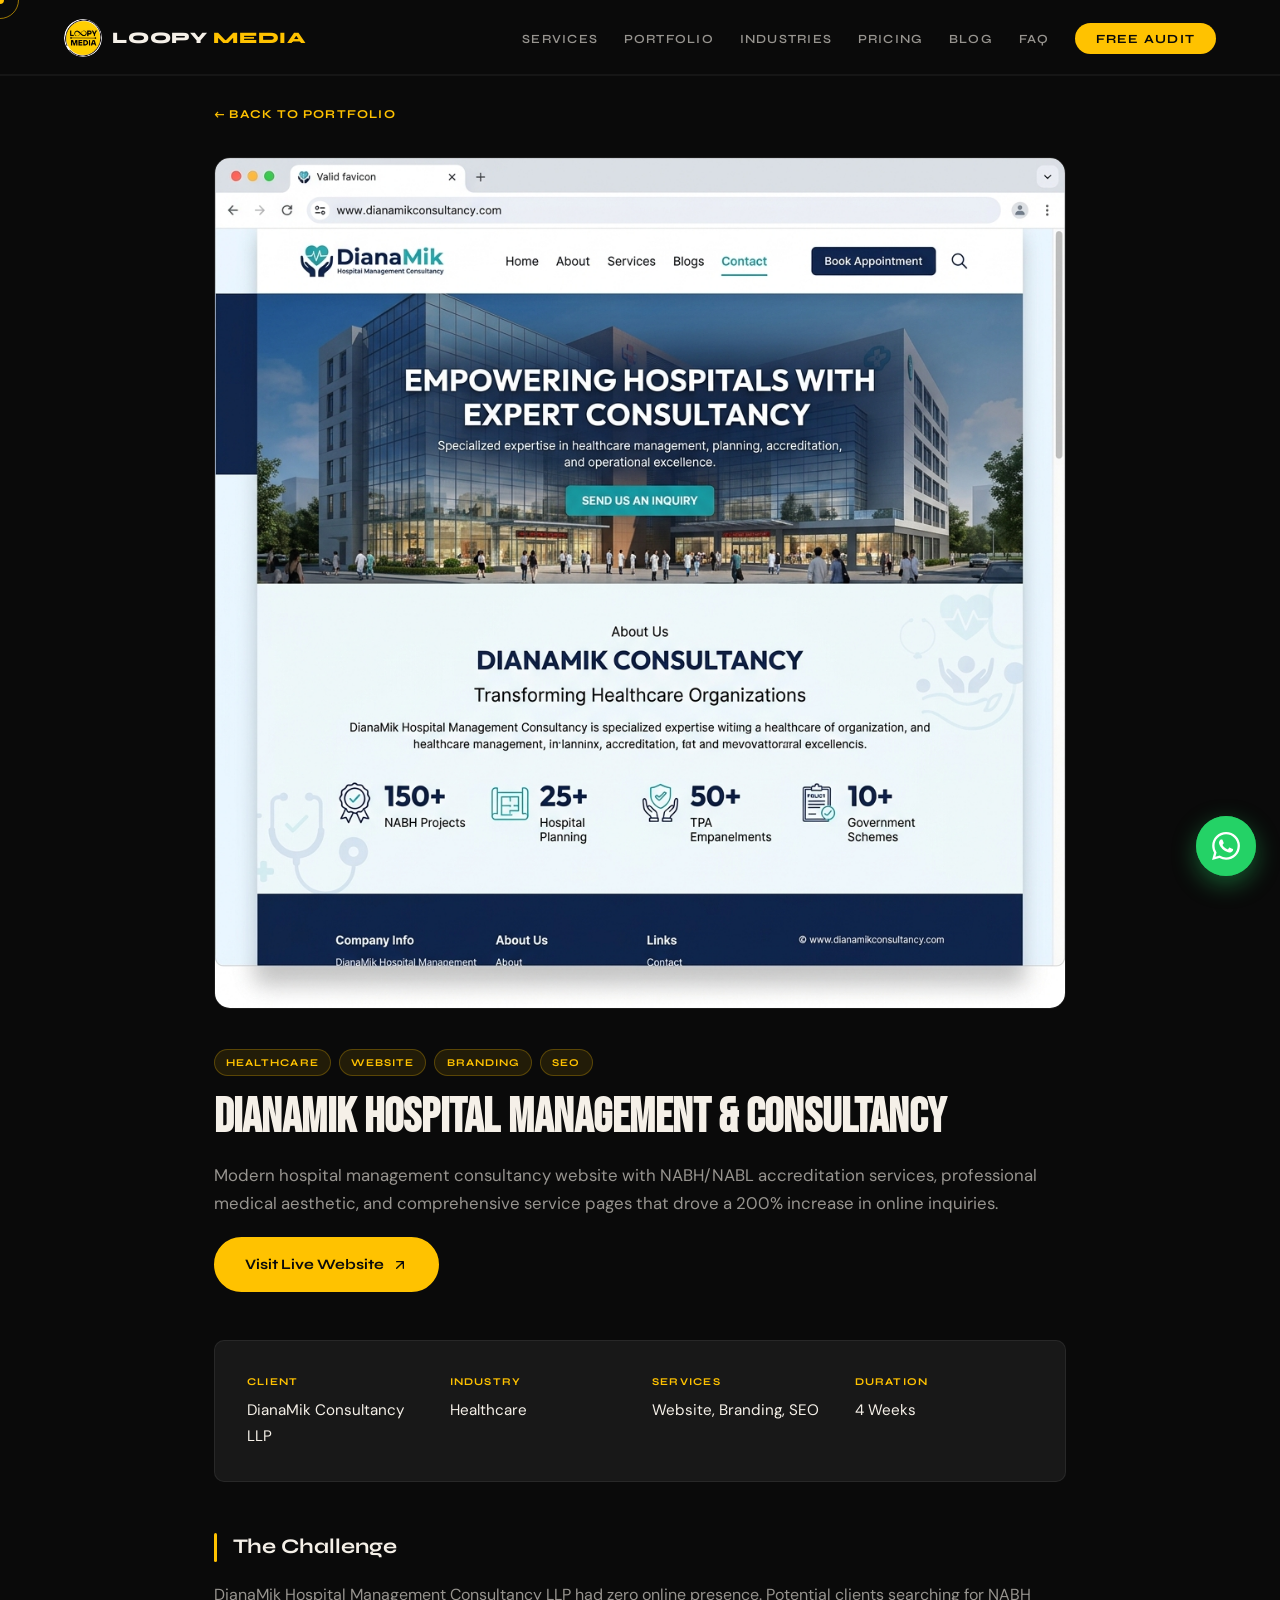
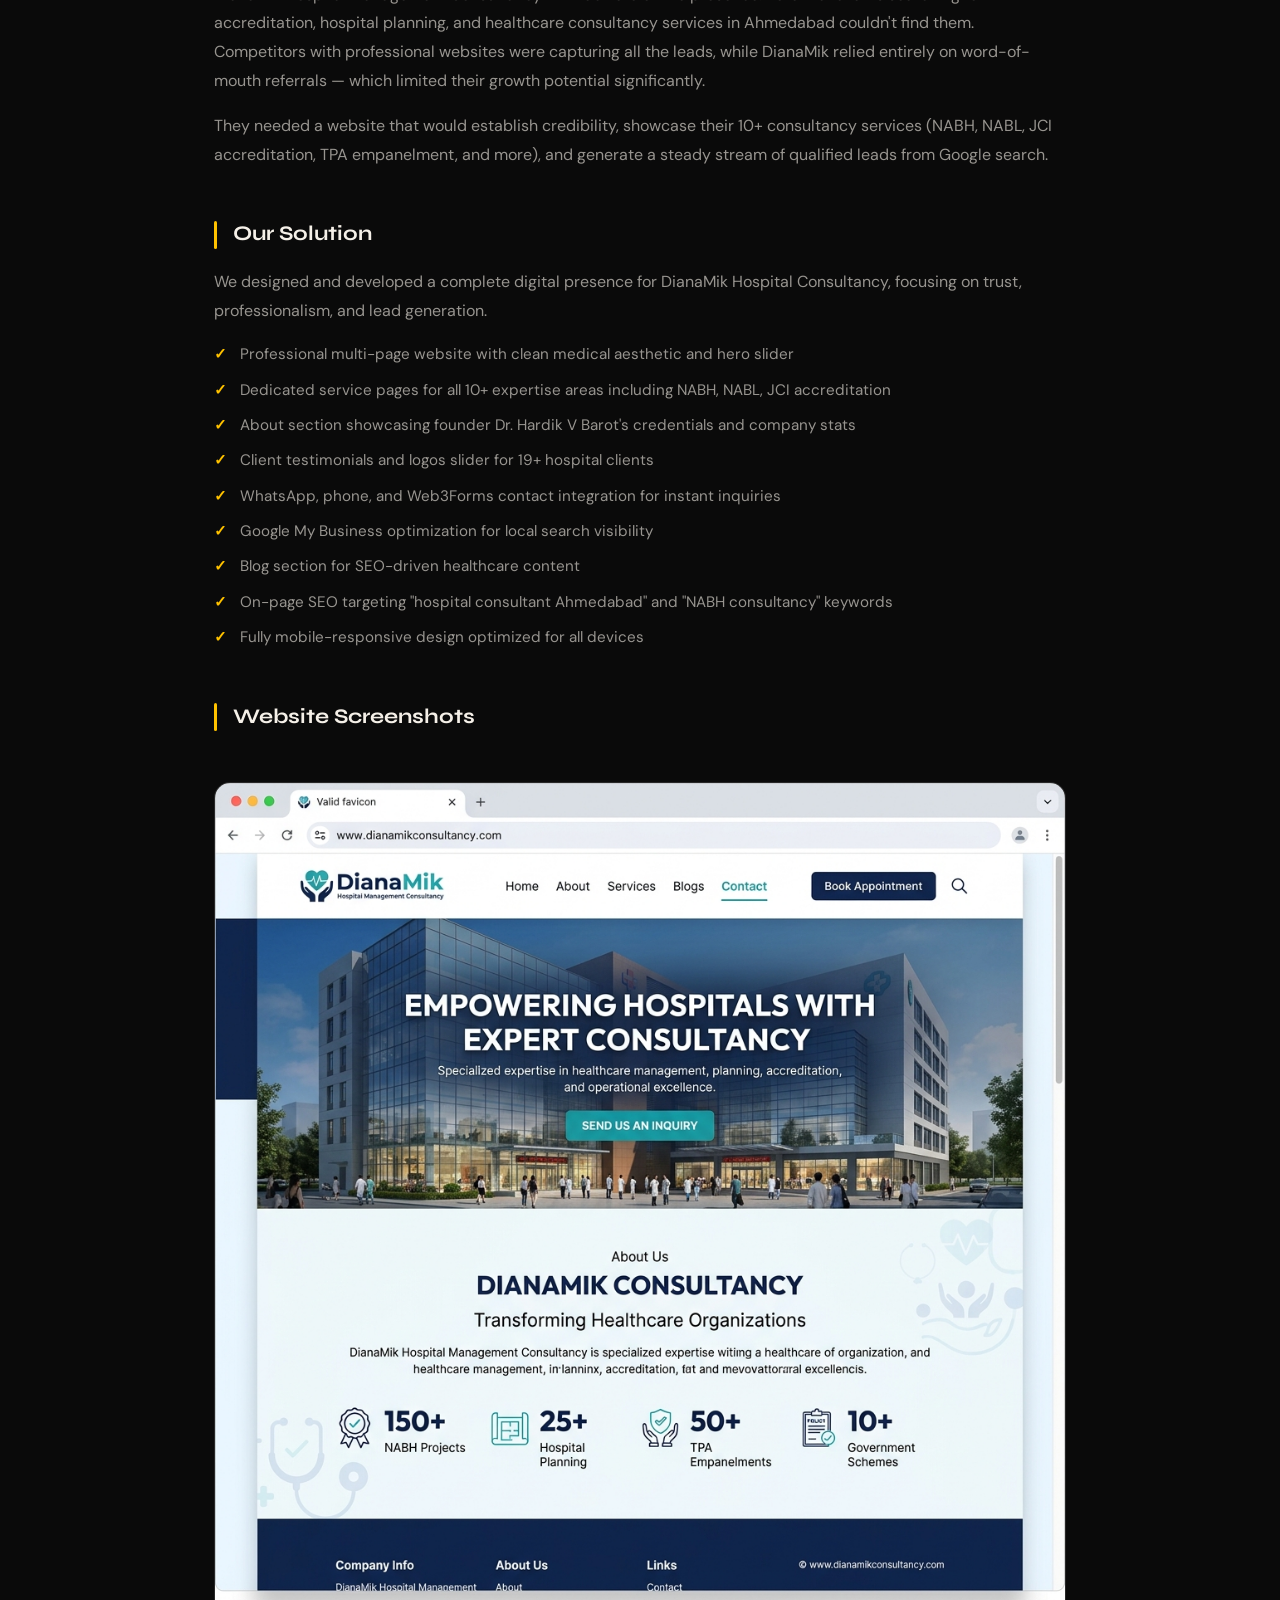
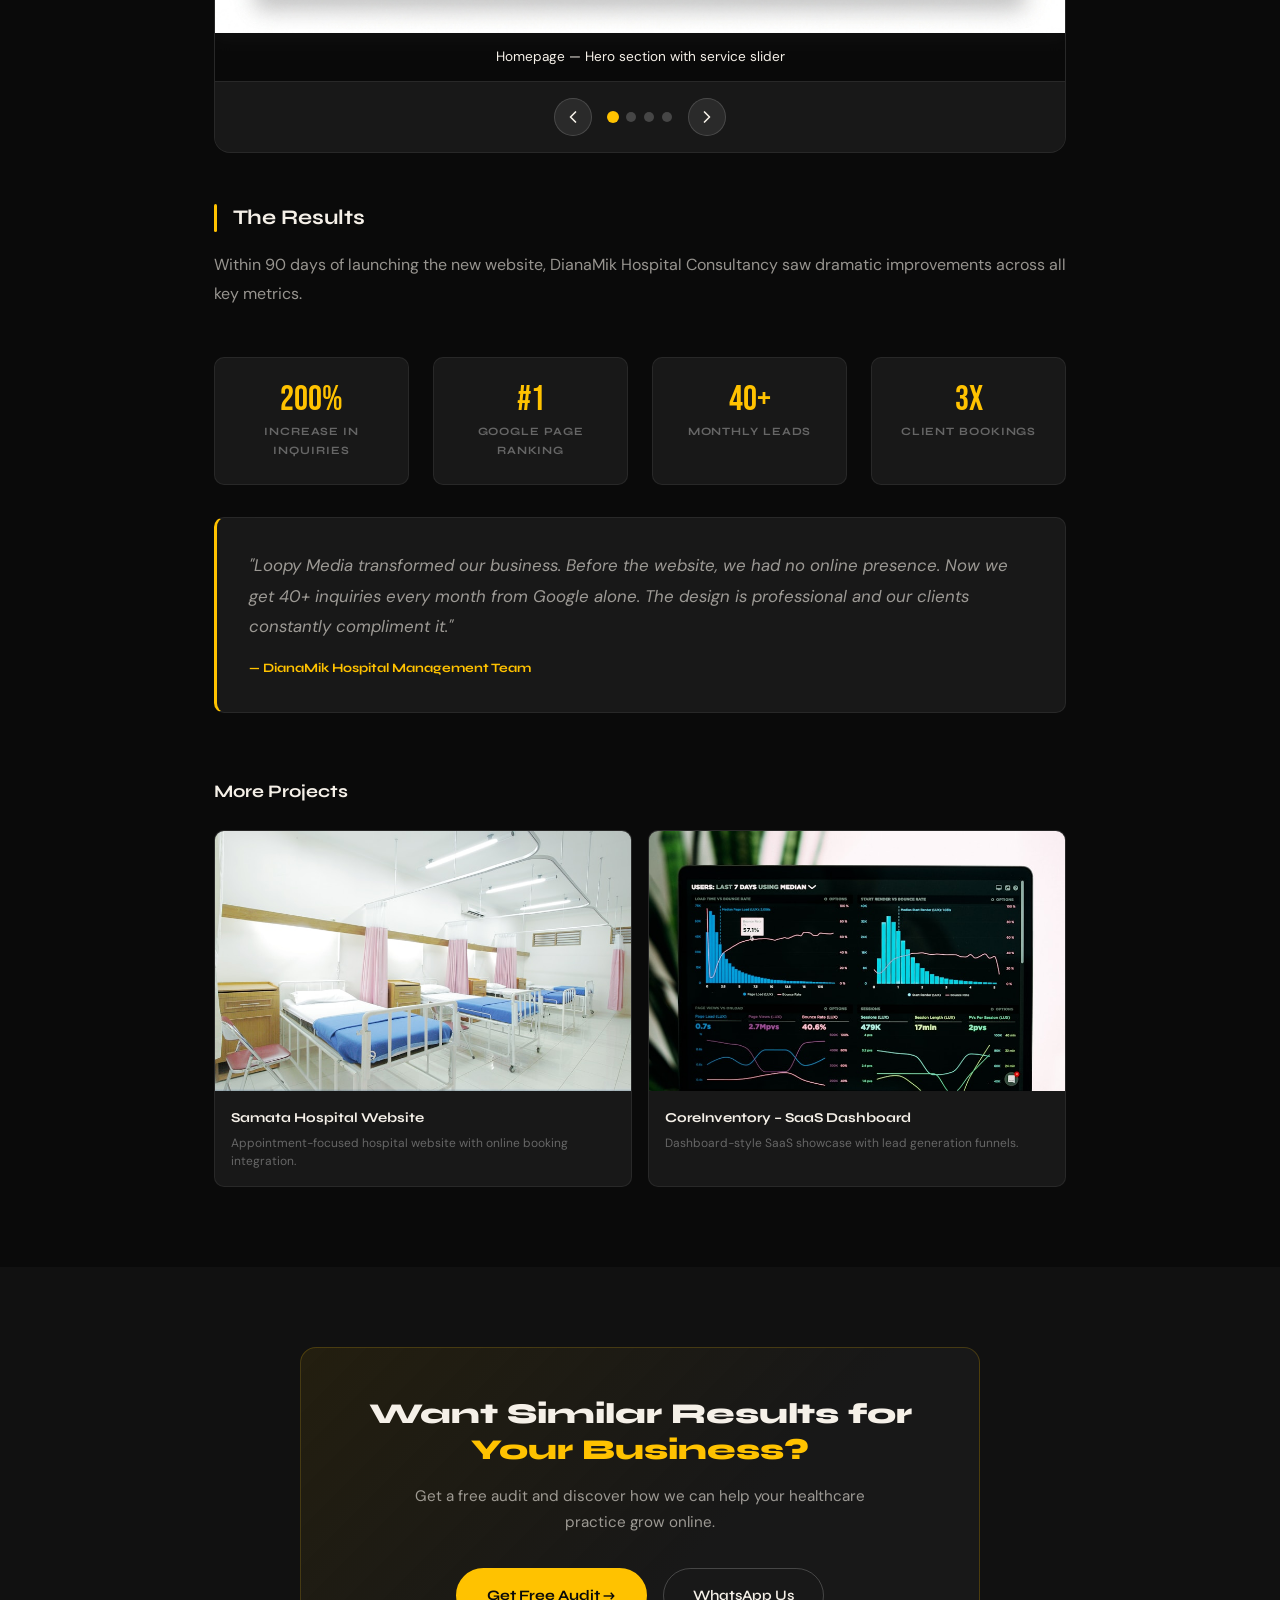
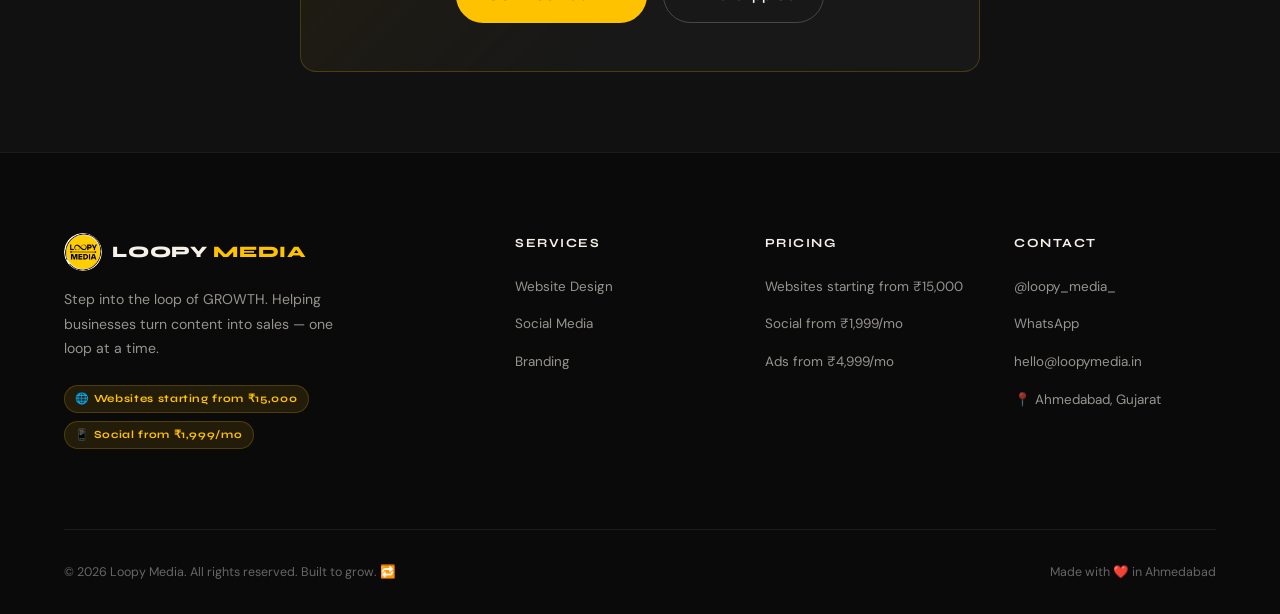
<file: portfolio/diamanik-hospital.html>
﻿<!DOCTYPE html>
<html lang="en">
<head>
  <meta charset="UTF-8"/><meta name="viewport" content="width=device-width, initial-scale=1.0"/>
  <title>Diamanik Hospital Management & Consultancy | Loopy Media Portfolio</title>
  <meta name="description" content="Case study: How Loopy Media built a professional hospital consultancy website that increased online inquiries by 200%."/>
  <script type="application/ld+json">
  {
    "@context": "https://schema.org",
    "@type": "CreativeWork",
    "name": "Diamanik Hospital Management & Consultancy",
    "description": "Hospital branding and consultancy website with 200% inquiry increase",
    "image": "https://loopy-media.pages.dev/images/portfolio/hospital-consultancy.jpg",
    "author": {"@type": "Organization", "name": "Loopy Media", "url": "https://loopy-media.pages.dev"},
    "datePublished": "2026-06-09"
  }
  </script>
  <script type="application/ld+json">
  {
    "@context": "https://schema.org",
    "@type": "BreadcrumbList",
    "itemListElement": [
      {"@type": "ListItem", "position": 1, "name": "Home", "item": "https://loopy-media.pages.dev/"},
      {"@type": "ListItem", "position": 2, "name": "Portfolio", "item": "https://loopy-media.pages.dev/#portfolio"},
      {"@type": "ListItem", "position": 3, "name": "Diamanik Hospital Management & Consultancy"}
    ]
  }
  </script>
  <link rel="icon" type="image/png" href="../images/logo.png"/>
  <link rel="apple-touch-icon" href="../images/logo.png"/>
  <link rel="preconnect" href="https://fonts.googleapis.com"/><link rel="preconnect" href="https://fonts.gstatic.com" crossorigin/>
  <link href="https://fonts.googleapis.com/css2?family=Bebas+Neue&family=Syne:wght@400;600;700;800&family=DM+Sans:ital,opsz,wght@0,9..40,300;0,9..40,400;0,9..40,500;1,9..40,300&display=swap" rel="stylesheet"/>
    <meta name="robots" content="index, follow, max-image-preview:large, max-snippet:-1"/>
  <meta name="author" content="Loopy Media"/>
  <meta name="application-name" content="Loopy Media"/>
  <meta name="publisher" content="Loopy Media"/>
  <link rel="canonical" href="https://loopy-media.pages.dev/portfolio/diamanik-hospital.html"/>
  <meta name="theme-color" content="#0A0A0A"/>
  <meta name="keywords" content="hospital website Ahmedabad, hospital consultancy website, healthcare web design"/>
  <meta property="og:type" content="article"/>
  <meta property="og:site_name" content="Loopy Media"/>
  <meta property="og:locale" content="en_IN"/>
  <meta property="og:url" content="https://loopy-media.pages.dev/portfolio/diamanik-hospital.html"/>
  <meta property="og:title" content="Diamanik Hospital Management & Consultancy | Loopy Media Portfolio"/>
  <meta property="og:description" content="Case study: How Loopy Media built a professional hospital consultancy website that increased online inquiries by 200%."/>
  <meta property="og:image" content="https://loopy-media.pages.dev/images/portfolio/hospital-consultancy.jpg"/>
  <meta name="twitter:card" content="summary_large_image"/>
  <meta name="twitter:title" content="Diamanik Hospital Management & Consultancy | Loopy Media"/>
  <meta name="twitter:description" content="Case study: How Loopy Media built a professional hospital consultancy website that increased online inquiries by 200%."/>
  <meta name="twitter:image" content="https://loopy-media.pages.dev/images/portfolio/hospital-consultancy.jpg"/>
  <link rel="stylesheet" href="../styles.css"/>
</head>
<body>
  <div class="cursor-dot" id="cursorDot"></div><div class="cursor-ring" id="cursorRing"></div>
  <nav id="navbar" class="scrolled"><a href="../index.html#hero" class="nav-logo"><div class="logo-mark"><img src="../images/logo.png" alt="Loopy Media Logo" width="44" height="44"/></div><span class="logo-text">LOOPY <span>MEDIA</span></span></a><ul class="nav-links" id="navLinks"><li><a href="../index.html#services">Services</a></li><li><a href="../index.html#portfolio">Portfolio</a></li><li><a href="../index.html#industries">Industries</a></li><li><a href="../index.html#pricing">Pricing</a></li><li><a href="../index.html#blog">Blog</a></li><li><a href="../index.html#faq">FAQ</a></li><li><a href="../index.html#contact" class="nav-cta">Free Audit</a></li></ul><button class="hamburger" id="hamburger" aria-label="Menu"><span></span><span></span><span></span></button><div class="nav-line"><div class="nav-line-fill" id="navLineFill"></div></div></nav>
  <div class="mobile-menu" id="mobileMenu"><a href="../index.html#services" class="mob-link">Services</a><a href="../index.html#portfolio" class="mob-link">Portfolio</a><a href="../index.html#industries" class="mob-link">Industries</a><a href="../index.html#pricing" class="mob-link">Pricing</a><a href="../index.html#blog" class="mob-link">Blog</a><a href="../index.html#faq" class="mob-link">FAQ</a><a href="../index.html#contact" class="mob-cta">Get Free Audit →</a></div>

  <section class="portfolio-detail">
    <div class="container">
      <a href="../index.html#portfolio" class="portfolio-back">← Back to Portfolio</a>
      <div class="pd-hero-img"><img src="../images/portfolio/dianamik/homepage.png" alt="DianaMik Hospital Management & Consultancy website homepage"/></div>
      <div class="pd-header">
        <div class="pd-tags"><span class="pd-tag">Healthcare</span><span class="pd-tag">Website</span><span class="pd-tag">Branding</span><span class="pd-tag">SEO</span></div>
        <h1 class="pd-title">DianaMik Hospital Management & Consultancy</h1>
        <p class="pd-subtitle">Modern hospital management consultancy website with NABH/NABL accreditation services, professional medical aesthetic, and comprehensive service pages that drove a 200% increase in online inquiries.</p>
        <a href="https://dianamik.com" target="_blank" rel="noopener noreferrer" class="btn-primary" style="margin-top:1.2rem; display:inline-flex; align-items:center; gap:0.5rem;">
          Visit Live Website
          <svg width="16" height="16" viewBox="0 0 24 24" fill="none"><path d="M7 17L17 7M17 7H7M17 7V17" stroke="currentColor" stroke-width="2" stroke-linecap="round" stroke-linejoin="round"/></svg>
        </a>
      </div>
      <div class="pd-info-grid">
        <div class="pd-info-item"><label>Client</label><span>DianaMik Consultancy LLP</span></div>
        <div class="pd-info-item"><label>Industry</label><span>Healthcare</span></div>
        <div class="pd-info-item"><label>Services</label><span>Website, Branding, SEO</span></div>
        <div class="pd-info-item"><label>Duration</label><span>4 Weeks</span></div>
      </div>
      <div class="pd-section">
        <h2>The Challenge</h2>
        <p>DianaMik Hospital Management Consultancy LLP had zero online presence. Potential clients searching for NABH accreditation, hospital planning, and healthcare consultancy services in Ahmedabad couldn't find them. Competitors with professional websites were capturing all the leads, while DianaMik relied entirely on word-of-mouth referrals — which limited their growth potential significantly.</p>
        <p>They needed a website that would establish credibility, showcase their 10+ consultancy services (NABH, NABL, JCI accreditation, TPA empanelment, and more), and generate a steady stream of qualified leads from Google search.</p>
      </div>
      <div class="pd-section">
        <h2>Our Solution</h2>
        <p>We designed and developed a complete digital presence for DianaMik Hospital Consultancy, focusing on trust, professionalism, and lead generation.</p>
        <ul>
          <li>Professional multi-page website with clean medical aesthetic and hero slider</li>
          <li>Dedicated service pages for all 10+ expertise areas including NABH, NABL, JCI accreditation</li>
          <li>About section showcasing founder Dr. Hardik V Barot's credentials and company stats</li>
          <li>Client testimonials and logos slider for 19+ hospital clients</li>
          <li>WhatsApp, phone, and Web3Forms contact integration for instant inquiries</li>
          <li>Google My Business optimization for local search visibility</li>
          <li>Blog section for SEO-driven healthcare content</li>
          <li>On-page SEO targeting "hospital consultant Ahmedabad" and "NABH consultancy" keywords</li>
          <li>Fully mobile-responsive design optimized for all devices</li>
        </ul>
      </div>

      <!-- Website Screenshots Slider -->
      <div class="pd-section">
        <h2>Website Screenshots</h2>
      </div>
      <div class="pd-screenshot-slider" id="pdScreenshotSlider">
        <div class="pd-ss-track">
          <div class="pd-ss-slide pd-ss-active">
            <img src="../images/portfolio/dianamik/homepage.png" alt="DianaMik Homepage"/>
            <span class="pd-ss-caption">Homepage — Hero section with service slider</span>
          </div>
          <div class="pd-ss-slide">
            <img src="../images/portfolio/dianamik/services.png" alt="DianaMik Services Page"/>
            <span class="pd-ss-caption">Our Expertise — 10+ healthcare advisory services</span>
          </div>
          <div class="pd-ss-slide">
            <img src="../images/portfolio/dianamik/about.png" alt="DianaMik About Section"/>
            <span class="pd-ss-caption">About DianaMik — Founder story & company stats</span>
          </div>
          <div class="pd-ss-slide">
            <img src="../images/portfolio/dianamik/contact.png" alt="DianaMik Contact Page"/>
            <span class="pd-ss-caption">Contact Section — Form & Google Maps integration</span>
          </div>
        </div>
        <div class="pd-ss-controls">
          <button class="pd-ss-arrow pd-ss-prev" aria-label="Previous screenshot">
            <svg width="20" height="20" viewBox="0 0 24 24" fill="none"><path d="M15 18L9 12L15 6" stroke="currentColor" stroke-width="2" stroke-linecap="round" stroke-linejoin="round"/></svg>
          </button>
          <div class="pd-ss-dots">
            <span class="pd-ss-dot active" data-slide="0"></span>
            <span class="pd-ss-dot" data-slide="1"></span>
            <span class="pd-ss-dot" data-slide="2"></span>
            <span class="pd-ss-dot" data-slide="3"></span>
          </div>
          <button class="pd-ss-arrow pd-ss-next" aria-label="Next screenshot">
            <svg width="20" height="20" viewBox="0 0 24 24" fill="none"><path d="M9 18L15 12L9 6" stroke="currentColor" stroke-width="2" stroke-linecap="round" stroke-linejoin="round"/></svg>
          </button>
        </div>
      </div>

      <div class="pd-section">
        <h2>The Results</h2>
        <p>Within 90 days of launching the new website, DianaMik Hospital Consultancy saw dramatic improvements across all key metrics.</p>
      </div>
      <div class="pd-results">
        <div class="pd-metric"><div class="metric-value">200%</div><div class="metric-label">Increase in Inquiries</div></div>
        <div class="pd-metric"><div class="metric-value">#1</div><div class="metric-label">Google Page Ranking</div></div>
        <div class="pd-metric"><div class="metric-value">40+</div><div class="metric-label">Monthly Leads</div></div>
        <div class="pd-metric"><div class="metric-value">3x</div><div class="metric-label">Client Bookings</div></div>
      </div>
      <div class="pd-testimonial">
        <p>"Loopy Media transformed our business. Before the website, we had no online presence. Now we get 40+ inquiries every month from Google alone. The design is professional and our clients constantly compliment it."</p>
        <cite>— DianaMik Hospital Management Team</cite>
      </div>
      <div class="pd-related">
        <h3>More Projects</h3>
        <div class="pd-related-grid">
          <a href="./samata-hospital.html" class="pd-related-card"><img src="../images/portfolio/hospital-booking.jpg" alt="Samata Hospital"/><div class="pd-rc-body"><h5>Samata Hospital Website</h5><p>Appointment-focused hospital website with online booking integration.</p></div></a>
          <a href="./coreinventory.html" class="pd-related-card"><img src="../images/portfolio/saas-dashboard.jpg" alt="CoreInventory"/><div class="pd-rc-body"><h5>CoreInventory – SaaS Dashboard</h5><p>Dashboard-style SaaS showcase with lead generation funnels.</p></div></a>
        </div>
      </div>
    </div>
  </section>

  <section class="blog-cta-section"><div class="container"><div class="blog-cta-box"><h3>Want Similar Results for <span>Your Business?</span></h3><p>Get a free audit and discover how we can help your healthcare practice grow online.</p><div class="blog-cta-actions"><a href="../index.html#contact" class="btn-primary">Get Free Audit →</a><a href="https://wa.me/919484882220?text=Hi%20Loopy%20Media%2C%20I%20saw%20your%20Diamanik%20case%20study." target="_blank" class="btn-ghost">WhatsApp Us</a></div></div></div></section>
  <footer id="footer"><div class="container"><div class="footer-top"><div class="footer-brand"><a href="../index.html#hero" class="nav-logo"><div class="logo-mark"><img src="../images/logo.png" alt="Loopy Media Logo" width="44" height="44"/></div><span class="logo-text">LOOPY <span>MEDIA</span></span></a><p class="footer-tagline">Step into the loop of GROWTH. Helping businesses turn content into sales — one loop at a time.</p><div class="footer-pricing-pills"><span>🌐 Websites starting from ₹15,000</span><span>📱 Social from ₹1,999/mo</span></div></div><div class="footer-links-group"><h5>Services</h5><ul><li><a href="../index.html#services">Website Design</a></li><li><a href="../index.html#services">Social Media</a></li><li><a href="../index.html#services">Branding</a></li></ul></div><div class="footer-links-group"><h5>Pricing</h5><ul><li><a href="../index.html#pricing">Websites starting from ₹15,000</a></li><li><a href="../index.html#pricing">Social from ₹1,999/mo</a></li><li><a href="../index.html#pricing">Ads from ₹4,999/mo</a></li></ul></div><div class="footer-links-group"><h5>Contact</h5><ul><li><a href="https://instagram.com/loopy_media_" target="_blank">@loopy_media_</a></li><li><a href="https://wa.me/919484882220">WhatsApp</a></li><li><a href="mailto:hello@loopymedia.in">hello@loopymedia.in</a></li><li><span>📍 Ahmedabad, Gujarat</span></li></ul></div></div><div class="footer-bottom"><p>© 2026 Loopy Media. All rights reserved. Built to grow. 🔁</p><p>Made with ❤️ in Ahmedabad</p></div></div></footer>
  <a href="https://wa.me/919484882220" target="_blank" class="wa-float" aria-label="Chat on WhatsApp"><svg viewBox="0 0 24 24" fill="currentColor" width="28" height="28"><path d="M17.472 14.382c-.297-.149-1.758-.867-2.03-.967-.273-.099-.471-.148-.67.15-.197.297-.767.966-.94 1.164-.173.199-.347.223-.644.075-.297-.15-1.255-.463-2.39-1.475-.883-.788-1.48-1.761-1.653-2.059-.173-.297-.018-.458.13-.606.134-.133.298-.347.446-.52.149-.174.198-.298.298-.497.099-.198.05-.371-.025-.52-.075-.149-.669-1.612-.916-2.207-.242-.579-.487-.5-.669-.51-.173-.008-.371-.01-.57-.01-.198 0-.52.074-.792.372-.272.297-1.04 1.016-1.04 2.479 0 1.462 1.065 2.875 1.213 3.074.149.198 2.096 3.2 5.077 4.487.709.306 1.262.489 1.694.625.712.227 1.36.195 1.871.118.571-.085 1.758-.719 2.006-1.413.248-.694.248-1.289.173-1.413-.074-.124-.272-.198-.57-.347m-5.421 7.403h-.004a9.87 9.87 0 01-5.031-1.378l-.361-.214-3.741.982.998-3.648-.235-.374a9.86 9.86 0 01-1.51-5.26c.001-5.45 4.436-9.884 9.888-9.884 2.64 0 5.122 1.03 6.988 2.898a9.825 9.825 0 012.893 6.994c-.003 5.45-4.437 9.884-9.885 9.884m8.413-18.297A11.815 11.815 0 0012.05 0C5.495 0 .16 5.335.157 11.892c0 2.096.547 4.142 1.588 5.945L.057 24l6.305-1.654a11.882 11.882 0 005.683 1.448h.005c6.554 0 11.890-5.335 11.893-11.893a11.821 11.821 0 00-3.48-8.413Z"/></svg><span class="wa-pulse"></span><span class="wa-tooltip">Free Audit on WhatsApp</span></a>
  <script src="../script.js"></script>
</body>
</html>
</file>
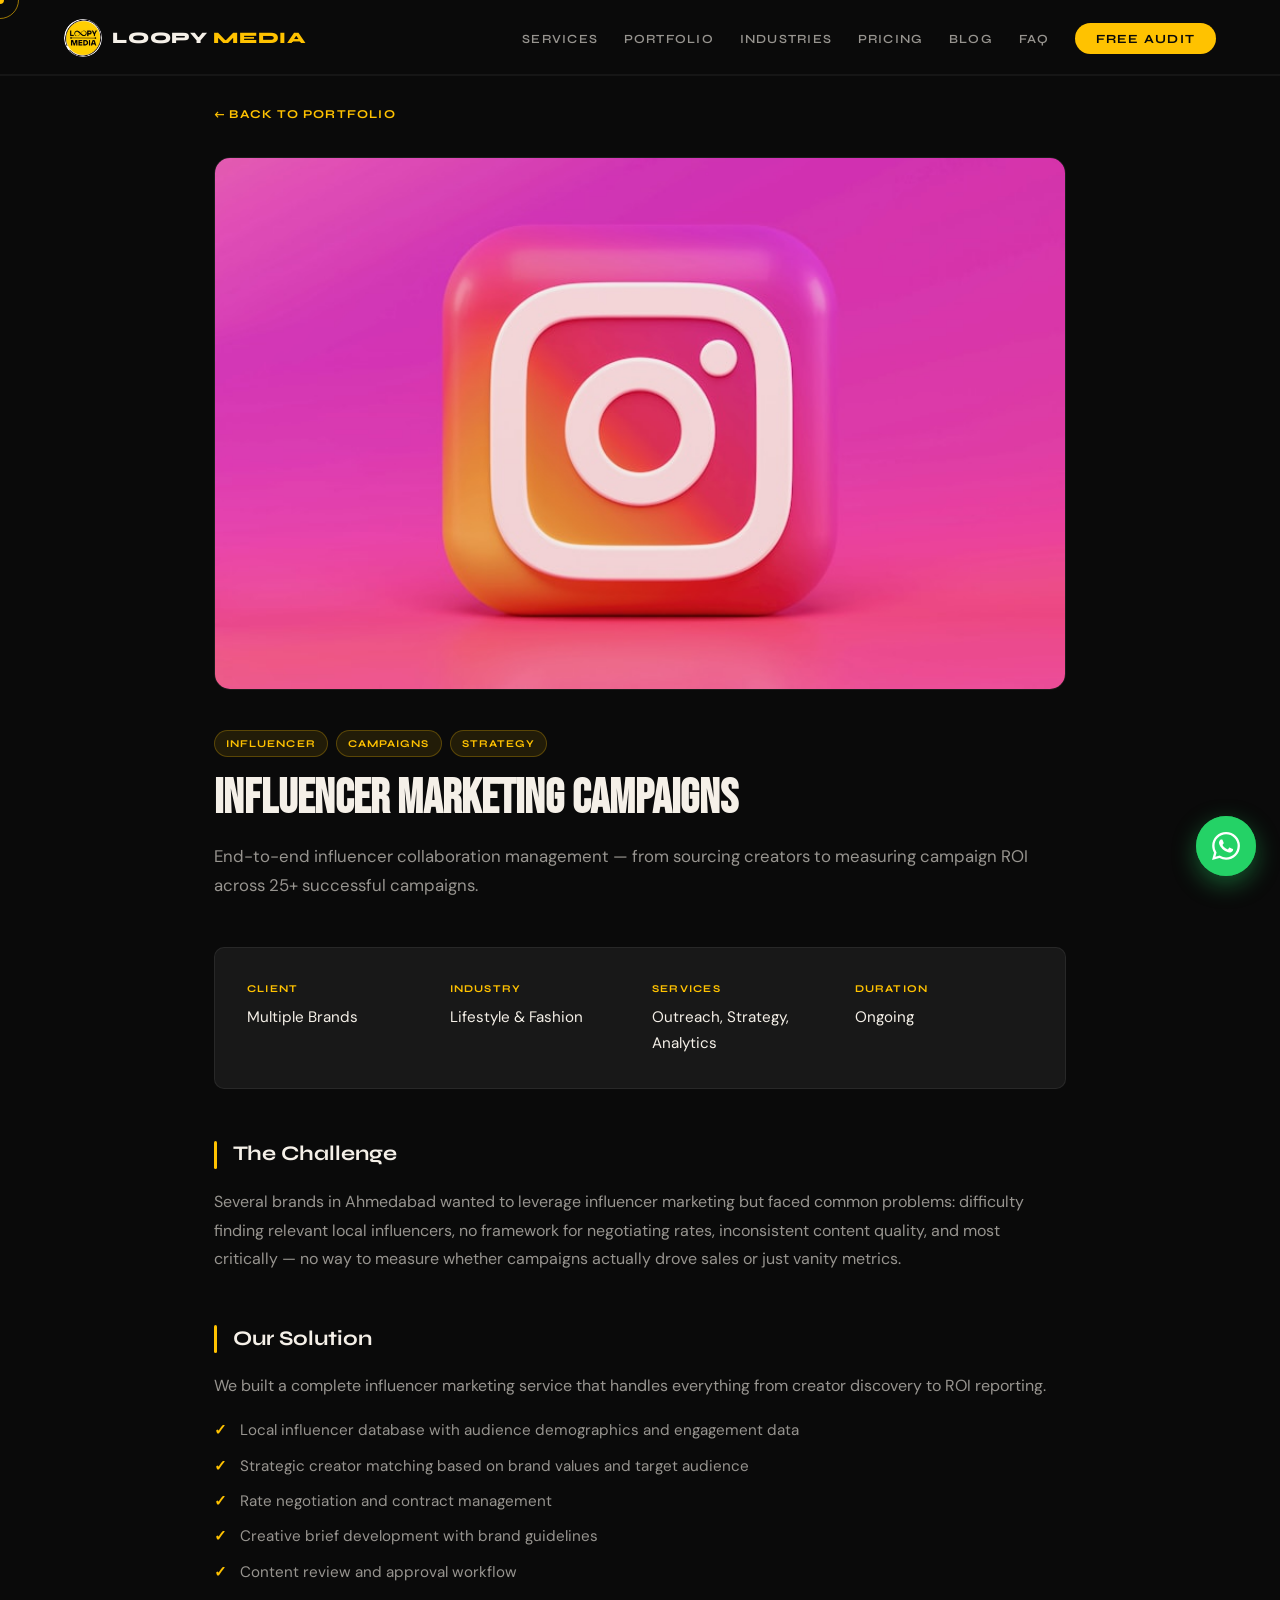
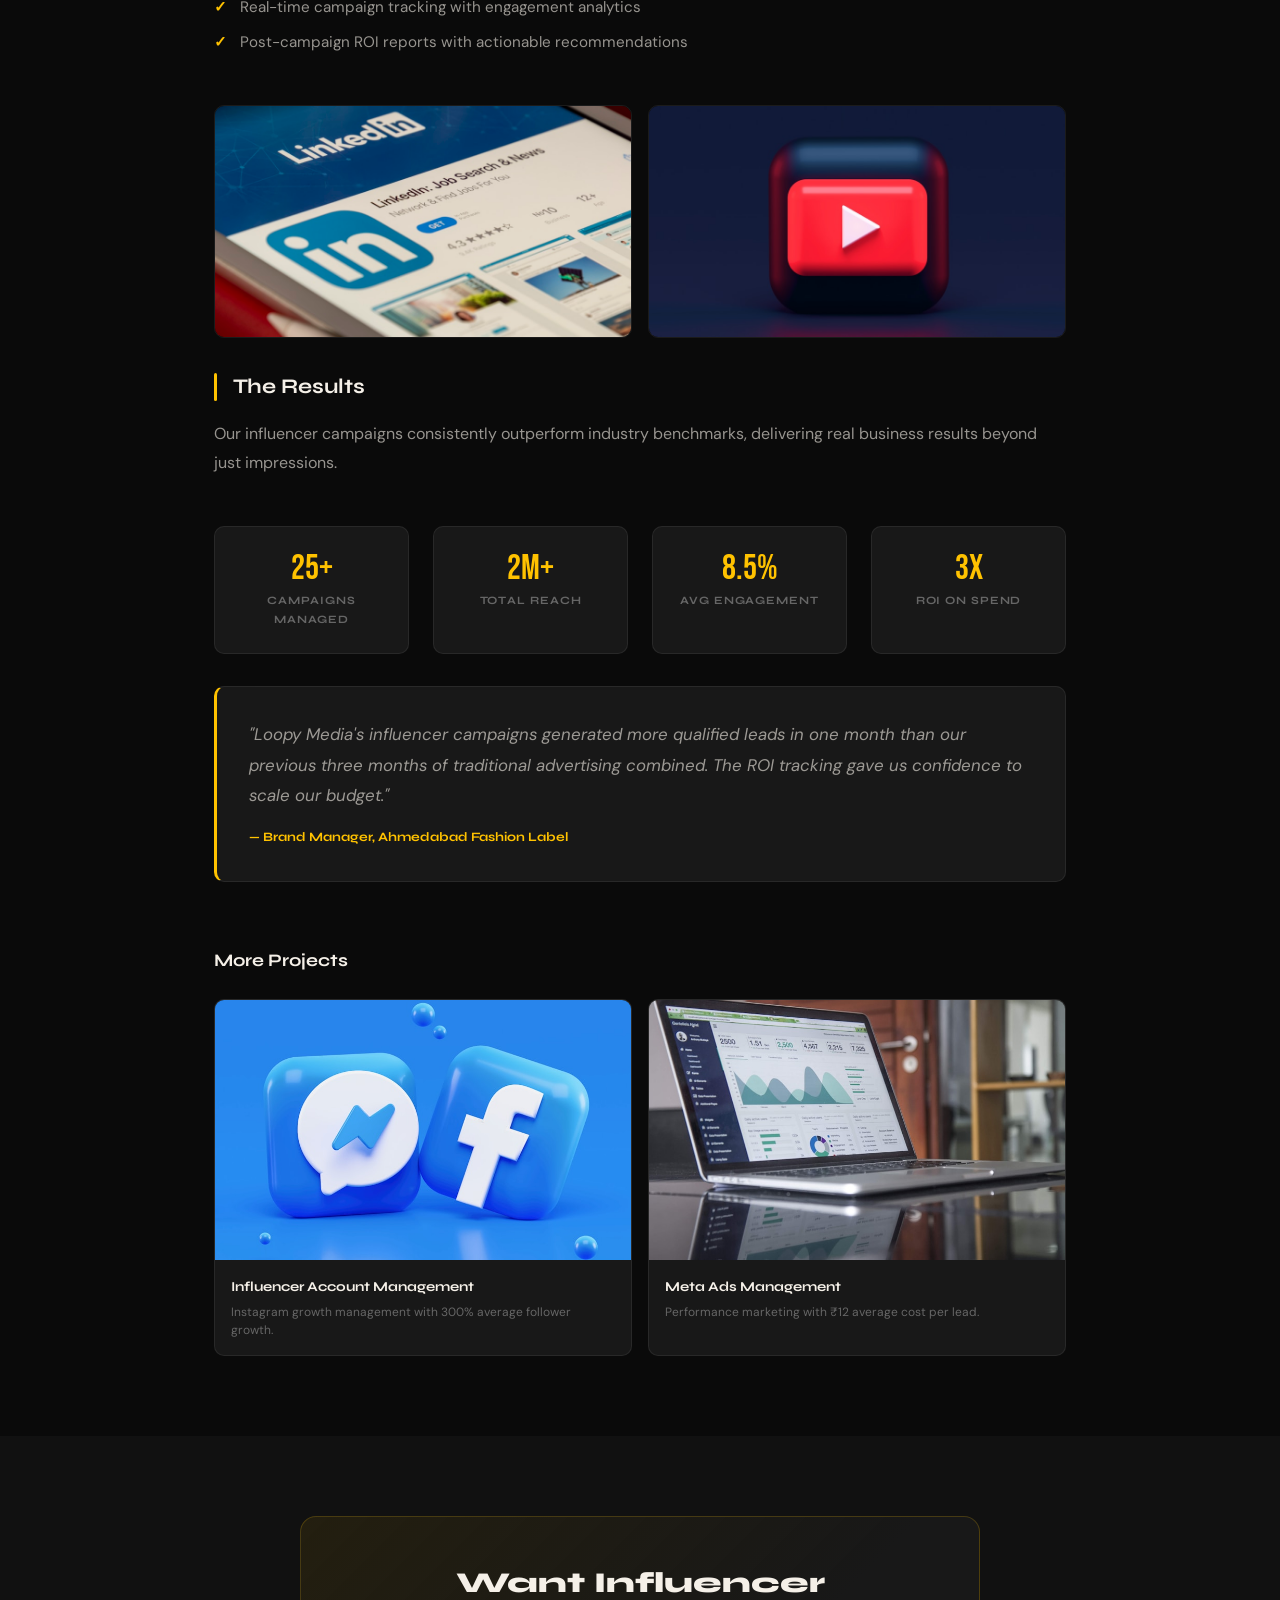
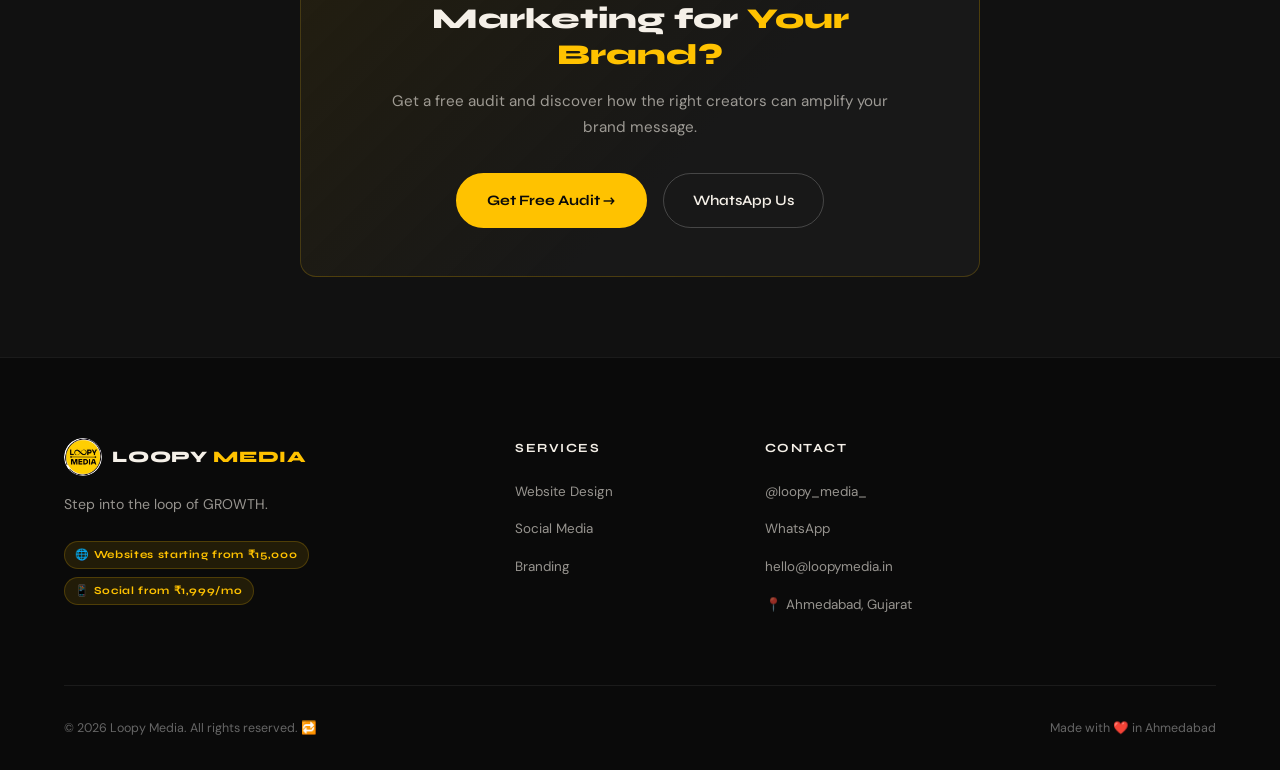
<file: portfolio/influencer-campaigns.html>
﻿<!DOCTYPE html>
<html lang="en">
<head>
  <meta charset="UTF-8"/><meta name="viewport" content="width=device-width, initial-scale=1.0"/>
  <title>Influencer Marketing Campaigns | Loopy Media Portfolio</title>
  <meta name="description" content="Case study: End-to-end influencer campaign management with 2M+ reach and 8.5% average engagement rate."/>
  <script type="application/ld+json">
  {
    "@context": "https://schema.org",
    "@type": "CreativeWork",
    "name": "Influencer Marketing Campaigns",
    "description": "End-to-end influencer campaign management with 2M+ reach",
    "image": "https://loopy-media.pages.dev/images/portfolio/influencer-campaign.jpg",
    "author": {"@type": "Organization", "name": "Loopy Media", "url": "https://loopy-media.pages.dev"},
    "datePublished": "2026-06-09"
  }
  </script>
  <script type="application/ld+json">
  {
    "@context": "https://schema.org",
    "@type": "BreadcrumbList",
    "itemListElement": [
      {"@type": "ListItem", "position": 1, "name": "Home", "item": "https://loopy-media.pages.dev/"},
      {"@type": "ListItem", "position": 2, "name": "Portfolio", "item": "https://loopy-media.pages.dev/#portfolio"},
      {"@type": "ListItem", "position": 3, "name": "Influencer Marketing Campaigns"}
    ]
  }
  </script>
  <link rel="icon" type="image/png" href="../images/logo.png"/>
  <link rel="apple-touch-icon" href="../images/logo.png"/>
  <link rel="preconnect" href="https://fonts.googleapis.com"/><link rel="preconnect" href="https://fonts.gstatic.com" crossorigin/>
  <link href="https://fonts.googleapis.com/css2?family=Bebas+Neue&family=Syne:wght@400;600;700;800&family=DM+Sans:ital,opsz,wght@0,9..40,300;0,9..40,400;0,9..40,500;1,9..40,300&display=swap" rel="stylesheet"/>
    <meta name="robots" content="index, follow, max-image-preview:large, max-snippet:-1"/>
  <meta name="author" content="Loopy Media"/>
  <meta name="application-name" content="Loopy Media"/>
  <meta name="publisher" content="Loopy Media"/>
  <link rel="canonical" href="https://loopy-media.pages.dev/portfolio/influencer-campaigns.html"/>
  <meta name="theme-color" content="#0A0A0A"/>
  <meta name="keywords" content="influencer marketing Ahmedabad, influencer campaign management, social media campaigns"/>
  <meta property="og:type" content="article"/>
  <meta property="og:site_name" content="Loopy Media"/>
  <meta property="og:locale" content="en_IN"/>
  <meta property="og:url" content="https://loopy-media.pages.dev/portfolio/influencer-campaigns.html"/>
  <meta property="og:title" content="Influencer Marketing Campaigns | Loopy Media Portfolio"/>
  <meta property="og:description" content="Case study: End-to-end influencer campaign management with 2M+ reach and 8.5% average engagement rate."/>
  <meta property="og:image" content="https://loopy-media.pages.dev/images/portfolio/influencer-campaign.jpg"/>
  <meta name="twitter:card" content="summary_large_image"/>
  <meta name="twitter:title" content="Influencer Marketing Campaigns | Loopy Media"/>
  <meta name="twitter:description" content="Case study: End-to-end influencer campaign management with 2M+ reach and 8.5% average engagement rate."/>
  <meta name="twitter:image" content="https://loopy-media.pages.dev/images/portfolio/influencer-campaign.jpg"/>
  <link rel="stylesheet" href="../styles.css"/>
</head>
<body>
  <div class="cursor-dot" id="cursorDot"></div><div class="cursor-ring" id="cursorRing"></div>
  <nav id="navbar" class="scrolled"><a href="../index.html#hero" class="nav-logo"><div class="logo-mark"><img src="../images/logo.png" alt="Loopy Media Logo" width="44" height="44"/></div><span class="logo-text">LOOPY <span>MEDIA</span></span></a><ul class="nav-links" id="navLinks"><li><a href="../index.html#services">Services</a></li><li><a href="../index.html#portfolio">Portfolio</a></li><li><a href="../index.html#industries">Industries</a></li><li><a href="../index.html#pricing">Pricing</a></li><li><a href="../index.html#blog">Blog</a></li><li><a href="../index.html#faq">FAQ</a></li><li><a href="../index.html#contact" class="nav-cta">Free Audit</a></li></ul><button class="hamburger" id="hamburger" aria-label="Menu"><span></span><span></span><span></span></button><div class="nav-line"><div class="nav-line-fill" id="navLineFill"></div></div></nav>
  <div class="mobile-menu" id="mobileMenu"><a href="../index.html#services" class="mob-link">Services</a><a href="../index.html#portfolio" class="mob-link">Portfolio</a><a href="../index.html#industries" class="mob-link">Industries</a><a href="../index.html#pricing" class="mob-link">Pricing</a><a href="../index.html#blog" class="mob-link">Blog</a><a href="../index.html#faq" class="mob-link">FAQ</a><a href="../index.html#contact" class="mob-cta">Get Free Audit →</a></div>
  <section class="portfolio-detail"><div class="container">
    <a href="../index.html#portfolio" class="portfolio-back">← Back to Portfolio</a>
    <div class="pd-hero-img"><img src="../images/portfolio/influencer-campaign.jpg" alt="Influencer marketing campaigns"/></div>
    <div class="pd-header"><div class="pd-tags"><span class="pd-tag">Influencer</span><span class="pd-tag">Campaigns</span><span class="pd-tag">Strategy</span></div><h1 class="pd-title">Influencer Marketing Campaigns</h1><p class="pd-subtitle">End-to-end influencer collaboration management — from sourcing creators to measuring campaign ROI across 25+ successful campaigns.</p></div>
    <div class="pd-info-grid"><div class="pd-info-item"><label>Client</label><span>Multiple Brands</span></div><div class="pd-info-item"><label>Industry</label><span>Lifestyle & Fashion</span></div><div class="pd-info-item"><label>Services</label><span>Outreach, Strategy, Analytics</span></div><div class="pd-info-item"><label>Duration</label><span>Ongoing</span></div></div>
    <div class="pd-section"><h2>The Challenge</h2><p>Several brands in Ahmedabad wanted to leverage influencer marketing but faced common problems: difficulty finding relevant local influencers, no framework for negotiating rates, inconsistent content quality, and most critically — no way to measure whether campaigns actually drove sales or just vanity metrics.</p></div>
    <div class="pd-section"><h2>Our Solution</h2><p>We built a complete influencer marketing service that handles everything from creator discovery to ROI reporting.</p><ul><li>Local influencer database with audience demographics and engagement data</li><li>Strategic creator matching based on brand values and target audience</li><li>Rate negotiation and contract management</li><li>Creative brief development with brand guidelines</li><li>Content review and approval workflow</li><li>Real-time campaign tracking with engagement analytics</li><li>Post-campaign ROI reports with actionable recommendations</li></ul></div>
    <div class="pd-gallery"><img src="../images/portfolio/influencer-detail-1.jpg" alt="Influencer campaign content creation"/><img src="../images/portfolio/instagram-detail-1.jpg" alt="Influencer campaign analytics"/></div>
    <div class="pd-section"><h2>The Results</h2><p>Our influencer campaigns consistently outperform industry benchmarks, delivering real business results beyond just impressions.</p></div>
    <div class="pd-results"><div class="pd-metric"><div class="metric-value">25+</div><div class="metric-label">Campaigns Managed</div></div><div class="pd-metric"><div class="metric-value">2M+</div><div class="metric-label">Total Reach</div></div><div class="pd-metric"><div class="metric-value">8.5%</div><div class="metric-label">Avg Engagement</div></div><div class="pd-metric"><div class="metric-value">3x</div><div class="metric-label">ROI on Spend</div></div></div>
    <div class="pd-testimonial"><p>"Loopy Media's influencer campaigns generated more qualified leads in one month than our previous three months of traditional advertising combined. The ROI tracking gave us confidence to scale our budget."</p><cite>— Brand Manager, Ahmedabad Fashion Label</cite></div>
    <div class="pd-related"><h3>More Projects</h3><div class="pd-related-grid"><a href="./instagram-growth.html" class="pd-related-card"><img src="../images/portfolio/instagram-growth.jpg" alt="Instagram Growth"/><div class="pd-rc-body"><h5>Influencer Account Management</h5><p>Instagram growth management with 300% average follower growth.</p></div></a><a href="./meta-ads.html" class="pd-related-card"><img src="../images/portfolio/meta-ads.jpg" alt="Meta Ads"/><div class="pd-rc-body"><h5>Meta Ads Management</h5><p>Performance marketing with ₹12 average cost per lead.</p></div></a></div></div>
  </div></section>
  <section class="blog-cta-section"><div class="container"><div class="blog-cta-box"><h3>Want Influencer Marketing for <span>Your Brand?</span></h3><p>Get a free audit and discover how the right creators can amplify your brand message.</p><div class="blog-cta-actions"><a href="../index.html#contact" class="btn-primary">Get Free Audit →</a><a href="https://wa.me/919484882220" target="_blank" class="btn-ghost">WhatsApp Us</a></div></div></div></section>
  <footer id="footer"><div class="container"><div class="footer-top"><div class="footer-brand"><a href="../index.html#hero" class="nav-logo"><div class="logo-mark"><img src="../images/logo.png" alt="Loopy Media Logo" width="44" height="44"/></div><span class="logo-text">LOOPY <span>MEDIA</span></span></a><p class="footer-tagline">Step into the loop of GROWTH.</p><div class="footer-pricing-pills"><span>🌐 Websites starting from ₹15,000</span><span>📱 Social from ₹1,999/mo</span></div></div><div class="footer-links-group"><h5>Services</h5><ul><li><a href="../index.html#services">Website Design</a></li><li><a href="../index.html#services">Social Media</a></li><li><a href="../index.html#services">Branding</a></li></ul></div><div class="footer-links-group"><h5>Contact</h5><ul><li><a href="https://instagram.com/loopy_media_" target="_blank">@loopy_media_</a></li><li><a href="https://wa.me/919484882220">WhatsApp</a></li><li><a href="mailto:hello@loopymedia.in">hello@loopymedia.in</a></li><li><span>📍 Ahmedabad, Gujarat</span></li></ul></div></div><div class="footer-bottom"><p>© 2026 Loopy Media. All rights reserved. 🔁</p><p>Made with ❤️ in Ahmedabad</p></div></div></footer>
  <a href="https://wa.me/919484882220" target="_blank" class="wa-float" aria-label="WhatsApp"><svg viewBox="0 0 24 24" fill="currentColor" width="28" height="28"><path d="M17.472 14.382c-.297-.149-1.758-.867-2.03-.967-.273-.099-.471-.148-.67.15-.197.297-.767.966-.94 1.164-.173.199-.347.223-.644.075-.297-.15-1.255-.463-2.39-1.475-.883-.788-1.48-1.761-1.653-2.059-.173-.297-.018-.458.13-.606.134-.133.298-.347.446-.52.149-.174.198-.298.298-.497.099-.198.05-.371-.025-.52-.075-.149-.669-1.612-.916-2.207-.242-.579-.487-.5-.669-.51-.173-.008-.371-.01-.57-.01-.198 0-.52.074-.792.372-.272.297-1.04 1.016-1.04 2.479 0 1.462 1.065 2.875 1.213 3.074.149.198 2.096 3.2 5.077 4.487.709.306 1.262.489 1.694.625.712.227 1.36.195 1.871.118.571-.085 1.758-.719 2.006-1.413.248-.694.248-1.289.173-1.413-.074-.124-.272-.198-.57-.347m-5.421 7.403h-.004a9.87 9.87 0 01-5.031-1.378l-.361-.214-3.741.982.998-3.648-.235-.374a9.86 9.86 0 01-1.51-5.26c.001-5.45 4.436-9.884 9.888-9.884 2.64 0 5.122 1.03 6.988 2.898a9.825 9.825 0 012.893 6.994c-.003 5.45-4.437 9.884-9.885 9.884m8.413-18.297A11.815 11.815 0 0012.05 0C5.495 0 .16 5.335.157 11.892c0 2.096.547 4.142 1.588 5.945L.057 24l6.305-1.654a11.882 11.882 0 005.683 1.448h.005c6.554 0 11.890-5.335 11.893-11.893a11.821 11.821 0 00-3.48-8.413Z"/></svg><span class="wa-pulse"></span><span class="wa-tooltip">Free Audit on WhatsApp</span></a>
  <script src="../script.js"></script>
</body>
</html>
</file>
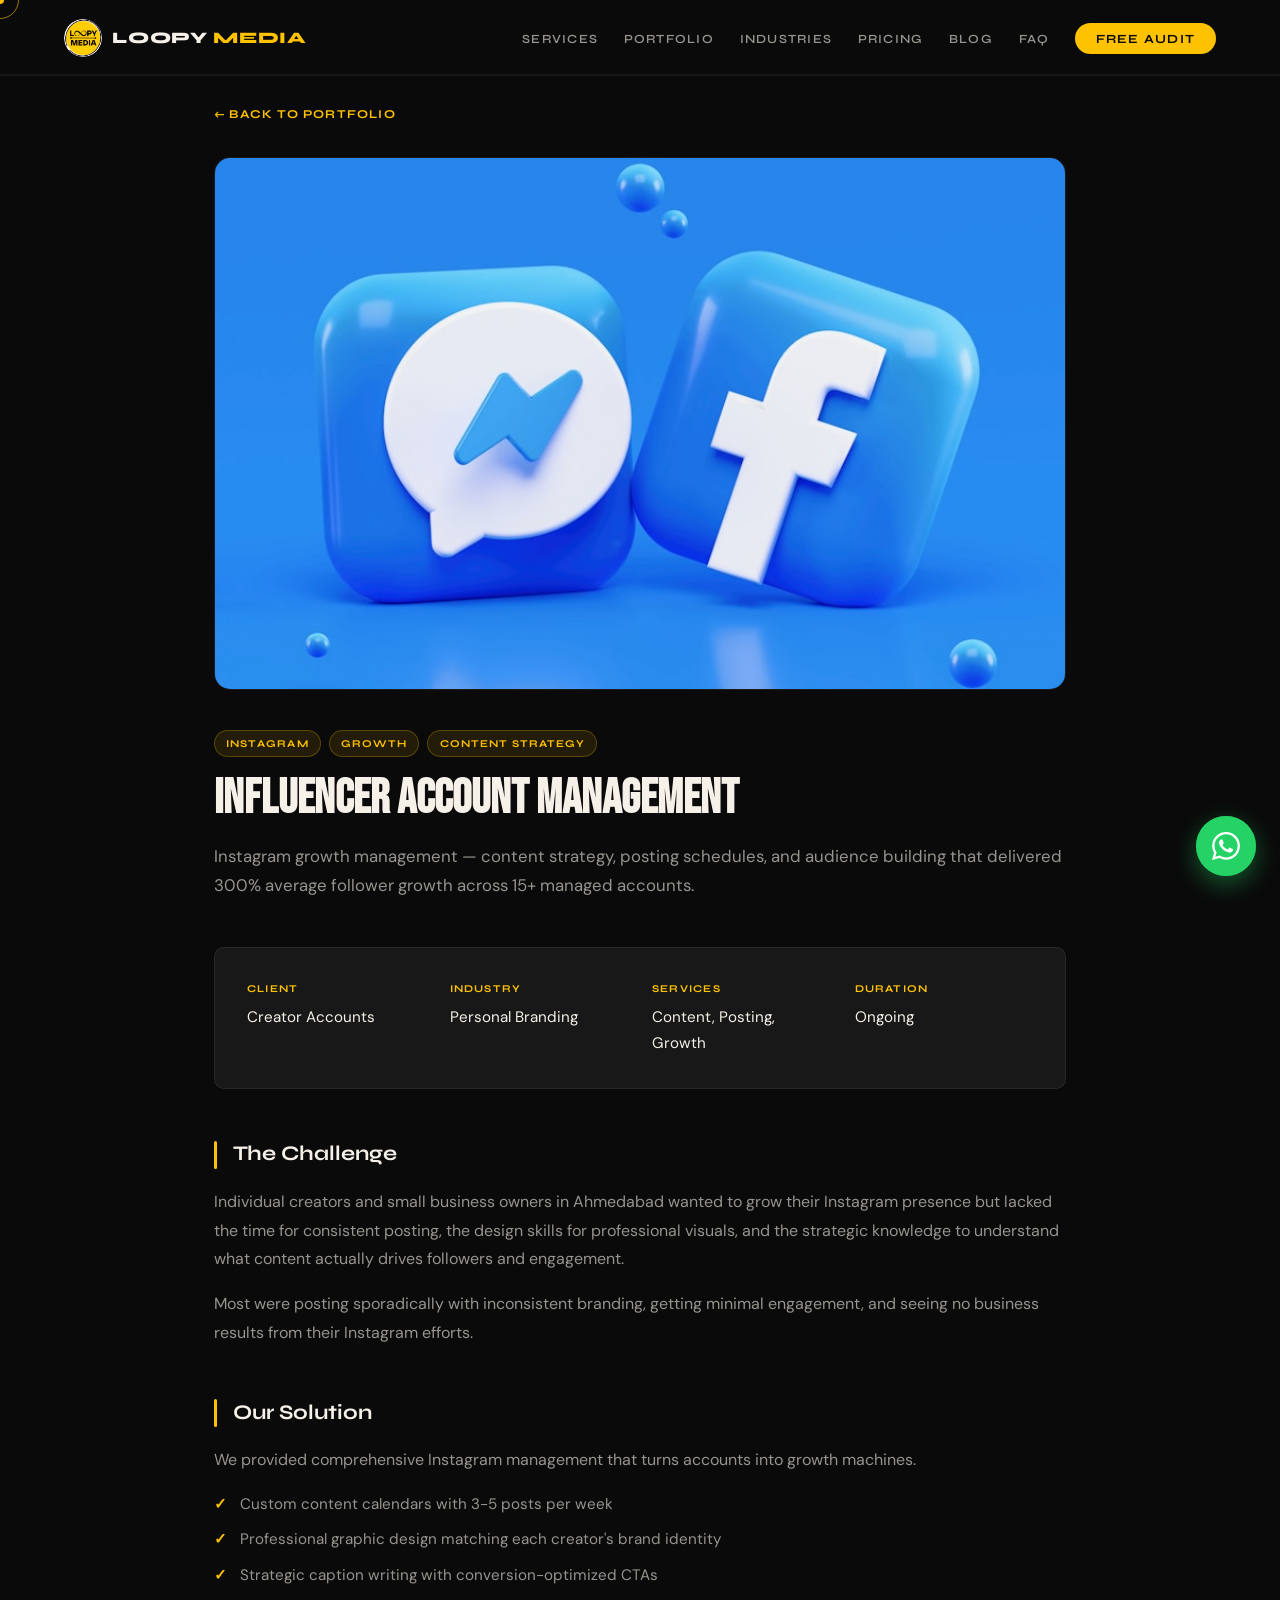
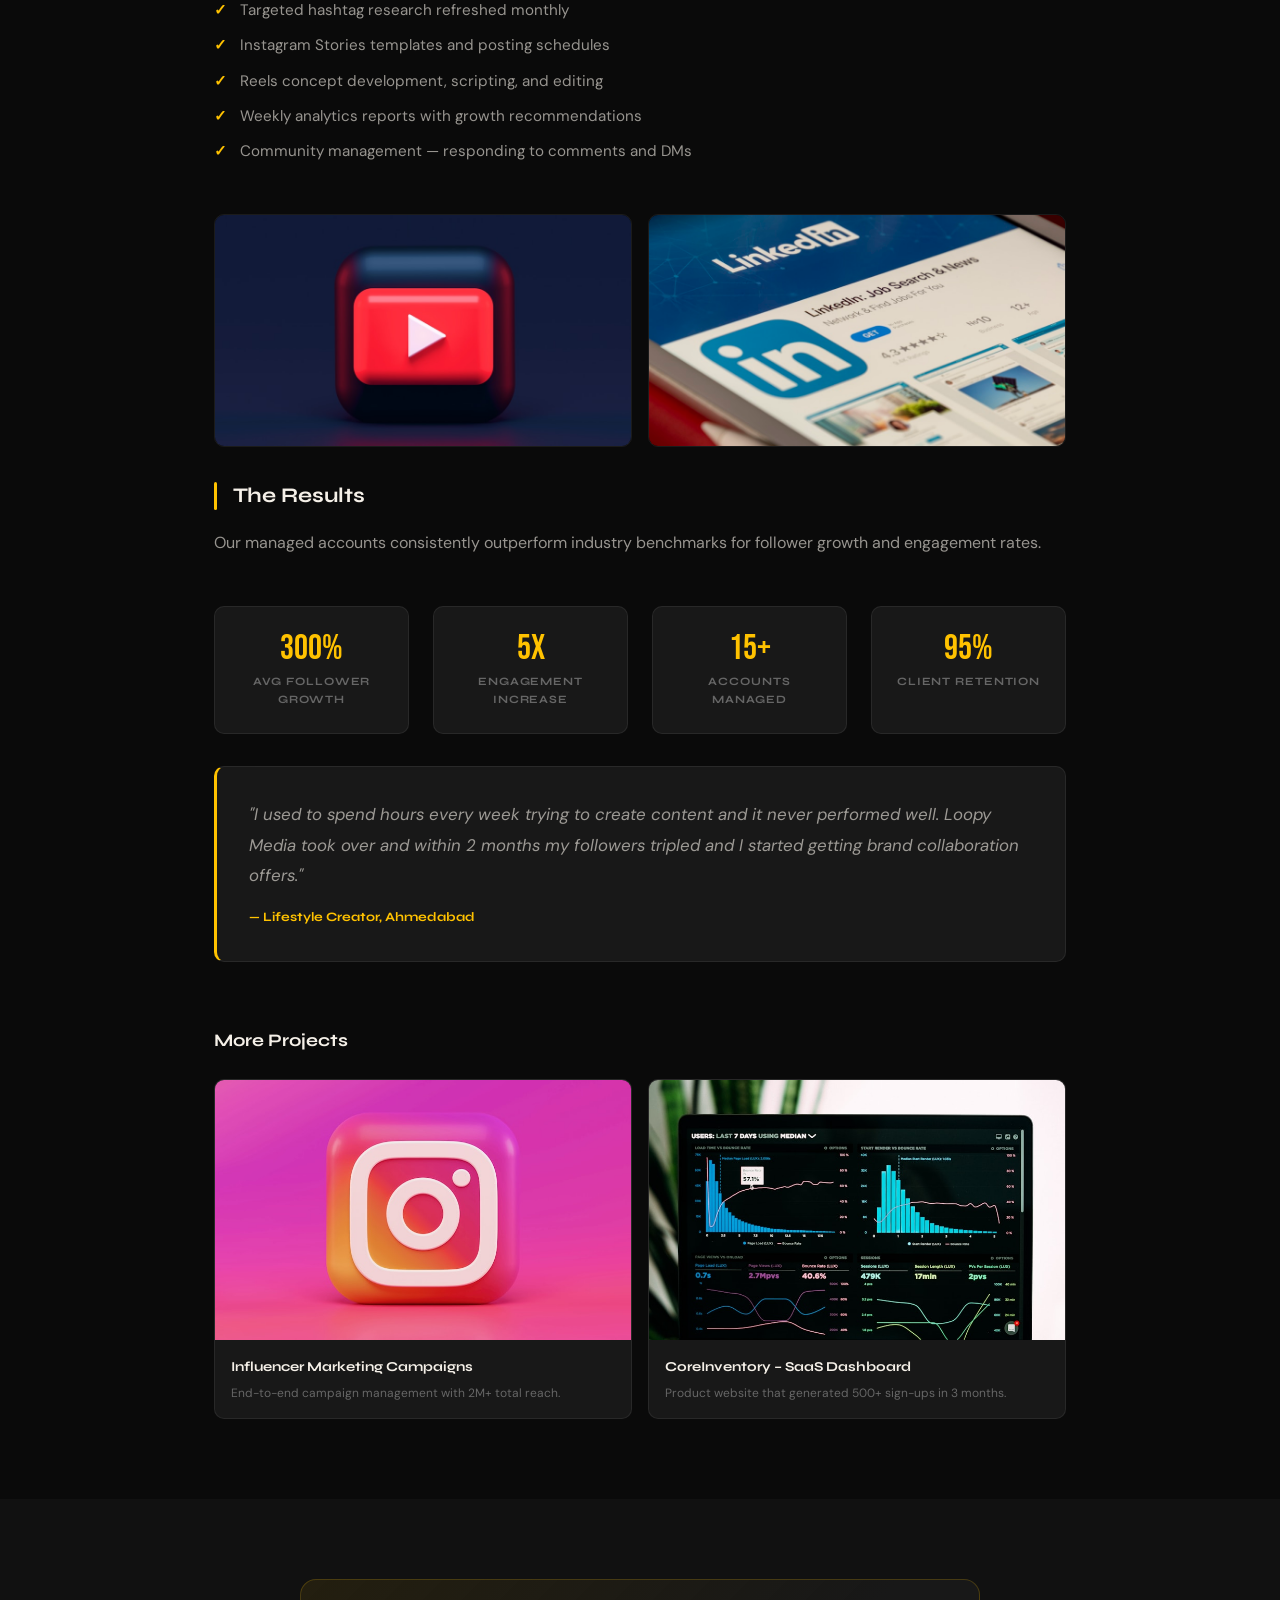
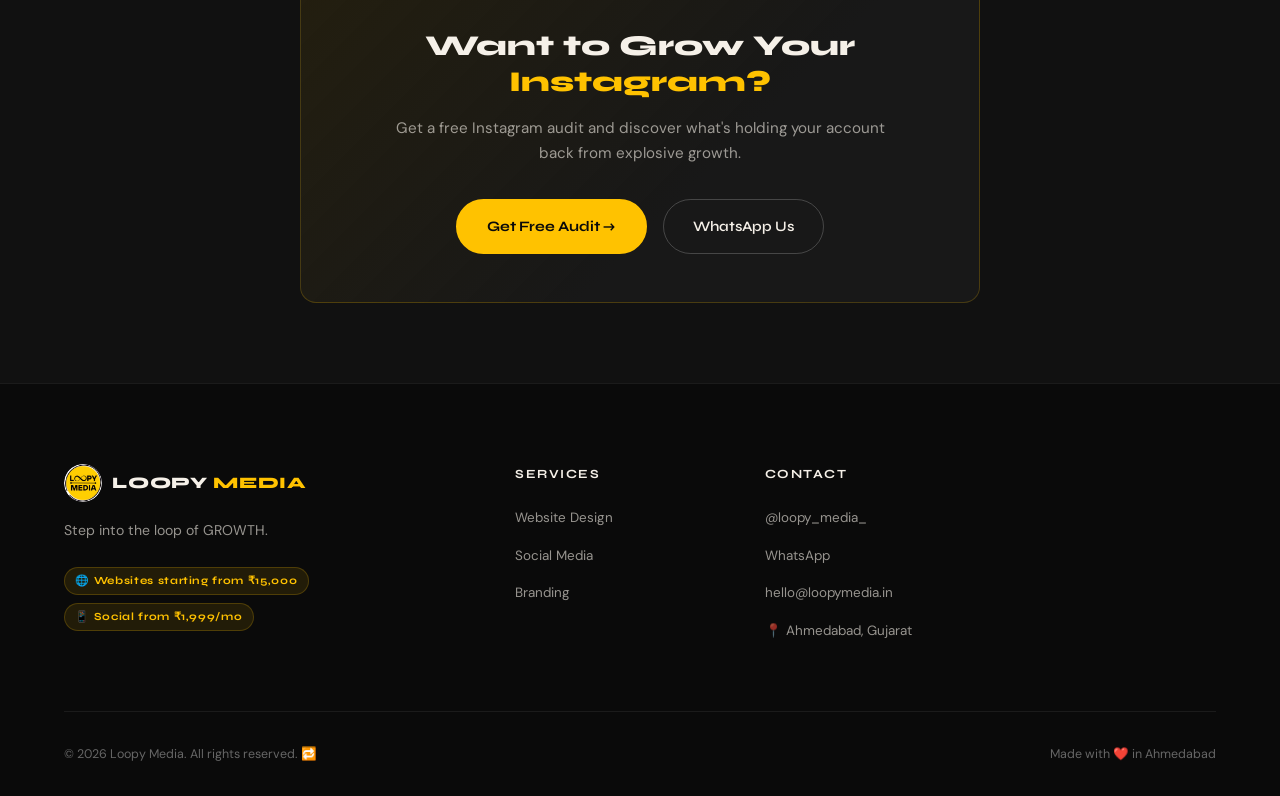
<file: portfolio/instagram-growth.html>
﻿<!DOCTYPE html>
<html lang="en">
<head>
  <meta charset="UTF-8"/><meta name="viewport" content="width=device-width, initial-scale=1.0"/>
  <title>Influencer Account Management | Loopy Media Portfolio</title>
  <meta name="description" content="Case study: Instagram growth management delivering 300% average follower growth and 5x engagement increase."/>
  <script type="application/ld+json">
  {
    "@context": "https://schema.org",
    "@type": "CreativeWork",
    "name": "Influencer Account Management",
    "description": "Instagram growth management with 300% average follower growth",
    "image": "https://loopy-media.pages.dev/images/portfolio/instagram-growth.jpg",
    "author": {"@type": "Organization", "name": "Loopy Media", "url": "https://loopy-media.pages.dev"},
    "datePublished": "2026-06-09"
  }
  </script>
  <script type="application/ld+json">
  {
    "@context": "https://schema.org",
    "@type": "BreadcrumbList",
    "itemListElement": [
      {"@type": "ListItem", "position": 1, "name": "Home", "item": "https://loopy-media.pages.dev/"},
      {"@type": "ListItem", "position": 2, "name": "Portfolio", "item": "https://loopy-media.pages.dev/#portfolio"},
      {"@type": "ListItem", "position": 3, "name": "Influencer Account Management"}
    ]
  }
  </script>
  <link rel="icon" type="image/png" href="../images/logo.png"/>
  <link rel="apple-touch-icon" href="../images/logo.png"/>
  <link rel="preconnect" href="https://fonts.googleapis.com"/><link rel="preconnect" href="https://fonts.gstatic.com" crossorigin/>
  <link href="https://fonts.googleapis.com/css2?family=Bebas+Neue&family=Syne:wght@400;600;700;800&family=DM+Sans:ital,opsz,wght@0,9..40,300;0,9..40,400;0,9..40,500;1,9..40,300&display=swap" rel="stylesheet"/>
    <meta name="robots" content="index, follow, max-image-preview:large, max-snippet:-1"/>
  <meta name="author" content="Loopy Media"/>
  <meta name="application-name" content="Loopy Media"/>
  <meta name="publisher" content="Loopy Media"/>
  <link rel="canonical" href="https://loopy-media.pages.dev/portfolio/instagram-growth.html"/>
  <meta name="theme-color" content="#0A0A0A"/>
  <meta name="keywords" content="Instagram growth management, Instagram account management, social media growth"/>
  <meta property="og:type" content="article"/>
  <meta property="og:site_name" content="Loopy Media"/>
  <meta property="og:locale" content="en_IN"/>
  <meta property="og:url" content="https://loopy-media.pages.dev/portfolio/instagram-growth.html"/>
  <meta property="og:title" content="Influencer Account Management | Loopy Media Portfolio"/>
  <meta property="og:description" content="Case study: Instagram growth management delivering 300% average follower growth and 5x engagement increase."/>
  <meta property="og:image" content="https://loopy-media.pages.dev/images/portfolio/instagram-growth.jpg"/>
  <meta name="twitter:card" content="summary_large_image"/>
  <meta name="twitter:title" content="Influencer Account Management | Loopy Media"/>
  <meta name="twitter:description" content="Case study: Instagram growth management delivering 300% average follower growth and 5x engagement increase."/>
  <meta name="twitter:image" content="https://loopy-media.pages.dev/images/portfolio/instagram-growth.jpg"/>
  <link rel="stylesheet" href="../styles.css"/>
</head>
<body>
  <div class="cursor-dot" id="cursorDot"></div><div class="cursor-ring" id="cursorRing"></div>
  <nav id="navbar" class="scrolled"><a href="../index.html#hero" class="nav-logo"><div class="logo-mark"><img src="../images/logo.png" alt="Loopy Media Logo" width="44" height="44"/></div><span class="logo-text">LOOPY <span>MEDIA</span></span></a><ul class="nav-links" id="navLinks"><li><a href="../index.html#services">Services</a></li><li><a href="../index.html#portfolio">Portfolio</a></li><li><a href="../index.html#industries">Industries</a></li><li><a href="../index.html#pricing">Pricing</a></li><li><a href="../index.html#blog">Blog</a></li><li><a href="../index.html#faq">FAQ</a></li><li><a href="../index.html#contact" class="nav-cta">Free Audit</a></li></ul><button class="hamburger" id="hamburger" aria-label="Menu"><span></span><span></span><span></span></button><div class="nav-line"><div class="nav-line-fill" id="navLineFill"></div></div></nav>
  <div class="mobile-menu" id="mobileMenu"><a href="../index.html#services" class="mob-link">Services</a><a href="../index.html#portfolio" class="mob-link">Portfolio</a><a href="../index.html#industries" class="mob-link">Industries</a><a href="../index.html#pricing" class="mob-link">Pricing</a><a href="../index.html#blog" class="mob-link">Blog</a><a href="../index.html#faq" class="mob-link">FAQ</a><a href="../index.html#contact" class="mob-cta">Get Free Audit →</a></div>
  <section class="portfolio-detail"><div class="container">
    <a href="../index.html#portfolio" class="portfolio-back">← Back to Portfolio</a>
    <div class="pd-hero-img"><img src="../images/portfolio/instagram-growth.jpg" alt="Instagram account growth management"/></div>
    <div class="pd-header"><div class="pd-tags"><span class="pd-tag">Instagram</span><span class="pd-tag">Growth</span><span class="pd-tag">Content Strategy</span></div><h1 class="pd-title">Influencer Account Management</h1><p class="pd-subtitle">Instagram growth management — content strategy, posting schedules, and audience building that delivered 300% average follower growth across 15+ managed accounts.</p></div>
    <div class="pd-info-grid"><div class="pd-info-item"><label>Client</label><span>Creator Accounts</span></div><div class="pd-info-item"><label>Industry</label><span>Personal Branding</span></div><div class="pd-info-item"><label>Services</label><span>Content, Posting, Growth</span></div><div class="pd-info-item"><label>Duration</label><span>Ongoing</span></div></div>
    <div class="pd-section"><h2>The Challenge</h2><p>Individual creators and small business owners in Ahmedabad wanted to grow their Instagram presence but lacked the time for consistent posting, the design skills for professional visuals, and the strategic knowledge to understand what content actually drives followers and engagement.</p><p>Most were posting sporadically with inconsistent branding, getting minimal engagement, and seeing no business results from their Instagram efforts.</p></div>
    <div class="pd-section"><h2>Our Solution</h2><p>We provided comprehensive Instagram management that turns accounts into growth machines.</p><ul><li>Custom content calendars with 3-5 posts per week</li><li>Professional graphic design matching each creator's brand identity</li><li>Strategic caption writing with conversion-optimized CTAs</li><li>Targeted hashtag research refreshed monthly</li><li>Instagram Stories templates and posting schedules</li><li>Reels concept development, scripting, and editing</li><li>Weekly analytics reports with growth recommendations</li><li>Community management — responding to comments and DMs</li></ul></div>
    <div class="pd-gallery"><img src="../images/portfolio/instagram-detail-1.jpg" alt="Instagram content calendar and posts"/><img src="../images/portfolio/influencer-detail-1.jpg" alt="Instagram growth analytics"/></div>
    <div class="pd-section"><h2>The Results</h2><p>Our managed accounts consistently outperform industry benchmarks for follower growth and engagement rates.</p></div>
    <div class="pd-results"><div class="pd-metric"><div class="metric-value">300%</div><div class="metric-label">Avg Follower Growth</div></div><div class="pd-metric"><div class="metric-value">5x</div><div class="metric-label">Engagement Increase</div></div><div class="pd-metric"><div class="metric-value">15+</div><div class="metric-label">Accounts Managed</div></div><div class="pd-metric"><div class="metric-value">95%</div><div class="metric-label">Client Retention</div></div></div>
    <div class="pd-testimonial"><p>"I used to spend hours every week trying to create content and it never performed well. Loopy Media took over and within 2 months my followers tripled and I started getting brand collaboration offers."</p><cite>— Lifestyle Creator, Ahmedabad</cite></div>
    <div class="pd-related"><h3>More Projects</h3><div class="pd-related-grid"><a href="./influencer-campaigns.html" class="pd-related-card"><img src="../images/portfolio/influencer-campaign.jpg" alt="Influencer Campaigns"/><div class="pd-rc-body"><h5>Influencer Marketing Campaigns</h5><p>End-to-end campaign management with 2M+ total reach.</p></div></a><a href="./coreinventory.html" class="pd-related-card"><img src="../images/portfolio/saas-dashboard.jpg" alt="CoreInventory"/><div class="pd-rc-body"><h5>CoreInventory – SaaS Dashboard</h5><p>Product website that generated 500+ sign-ups in 3 months.</p></div></a></div></div>
  </div></section>
  <section class="blog-cta-section"><div class="container"><div class="blog-cta-box"><h3>Want to Grow Your <span>Instagram?</span></h3><p>Get a free Instagram audit and discover what's holding your account back from explosive growth.</p><div class="blog-cta-actions"><a href="../index.html#contact" class="btn-primary">Get Free Audit →</a><a href="https://wa.me/919484882220" target="_blank" class="btn-ghost">WhatsApp Us</a></div></div></div></section>
  <footer id="footer"><div class="container"><div class="footer-top"><div class="footer-brand"><a href="../index.html#hero" class="nav-logo"><div class="logo-mark"><img src="../images/logo.png" alt="Loopy Media Logo" width="44" height="44"/></div><span class="logo-text">LOOPY <span>MEDIA</span></span></a><p class="footer-tagline">Step into the loop of GROWTH.</p><div class="footer-pricing-pills"><span>🌐 Websites starting from ₹15,000</span><span>📱 Social from ₹1,999/mo</span></div></div><div class="footer-links-group"><h5>Services</h5><ul><li><a href="../index.html#services">Website Design</a></li><li><a href="../index.html#services">Social Media</a></li><li><a href="../index.html#services">Branding</a></li></ul></div><div class="footer-links-group"><h5>Contact</h5><ul><li><a href="https://instagram.com/loopy_media_" target="_blank">@loopy_media_</a></li><li><a href="https://wa.me/919484882220">WhatsApp</a></li><li><a href="mailto:hello@loopymedia.in">hello@loopymedia.in</a></li><li><span>📍 Ahmedabad, Gujarat</span></li></ul></div></div><div class="footer-bottom"><p>© 2026 Loopy Media. All rights reserved. 🔁</p><p>Made with ❤️ in Ahmedabad</p></div></div></footer>
  <a href="https://wa.me/919484882220" target="_blank" class="wa-float" aria-label="WhatsApp"><svg viewBox="0 0 24 24" fill="currentColor" width="28" height="28"><path d="M17.472 14.382c-.297-.149-1.758-.867-2.03-.967-.273-.099-.471-.148-.67.15-.197.297-.767.966-.94 1.164-.173.199-.347.223-.644.075-.297-.15-1.255-.463-2.39-1.475-.883-.788-1.48-1.761-1.653-2.059-.173-.297-.018-.458.13-.606.134-.133.298-.347.446-.52.149-.174.198-.298.298-.497.099-.198.05-.371-.025-.52-.075-.149-.669-1.612-.916-2.207-.242-.579-.487-.5-.669-.51-.173-.008-.371-.01-.57-.01-.198 0-.52.074-.792.372-.272.297-1.04 1.016-1.04 2.479 0 1.462 1.065 2.875 1.213 3.074.149.198 2.096 3.2 5.077 4.487.709.306 1.262.489 1.694.625.712.227 1.36.195 1.871.118.571-.085 1.758-.719 2.006-1.413.248-.694.248-1.289.173-1.413-.074-.124-.272-.198-.57-.347m-5.421 7.403h-.004a9.87 9.87 0 01-5.031-1.378l-.361-.214-3.741.982.998-3.648-.235-.374a9.86 9.86 0 01-1.51-5.26c.001-5.45 4.436-9.884 9.888-9.884 2.64 0 5.122 1.03 6.988 2.898a9.825 9.825 0 012.893 6.994c-.003 5.45-4.437 9.884-9.885 9.884m8.413-18.297A11.815 11.815 0 0012.05 0C5.495 0 .16 5.335.157 11.892c0 2.096.547 4.142 1.588 5.945L.057 24l6.305-1.654a11.882 11.882 0 005.683 1.448h.005c6.554 0 11.890-5.335 11.893-11.893a11.821 11.821 0 00-3.48-8.413Z"/></svg><span class="wa-pulse"></span><span class="wa-tooltip">Free Audit on WhatsApp</span></a>
  <script src="../script.js"></script>
</body>
</html>
</file>
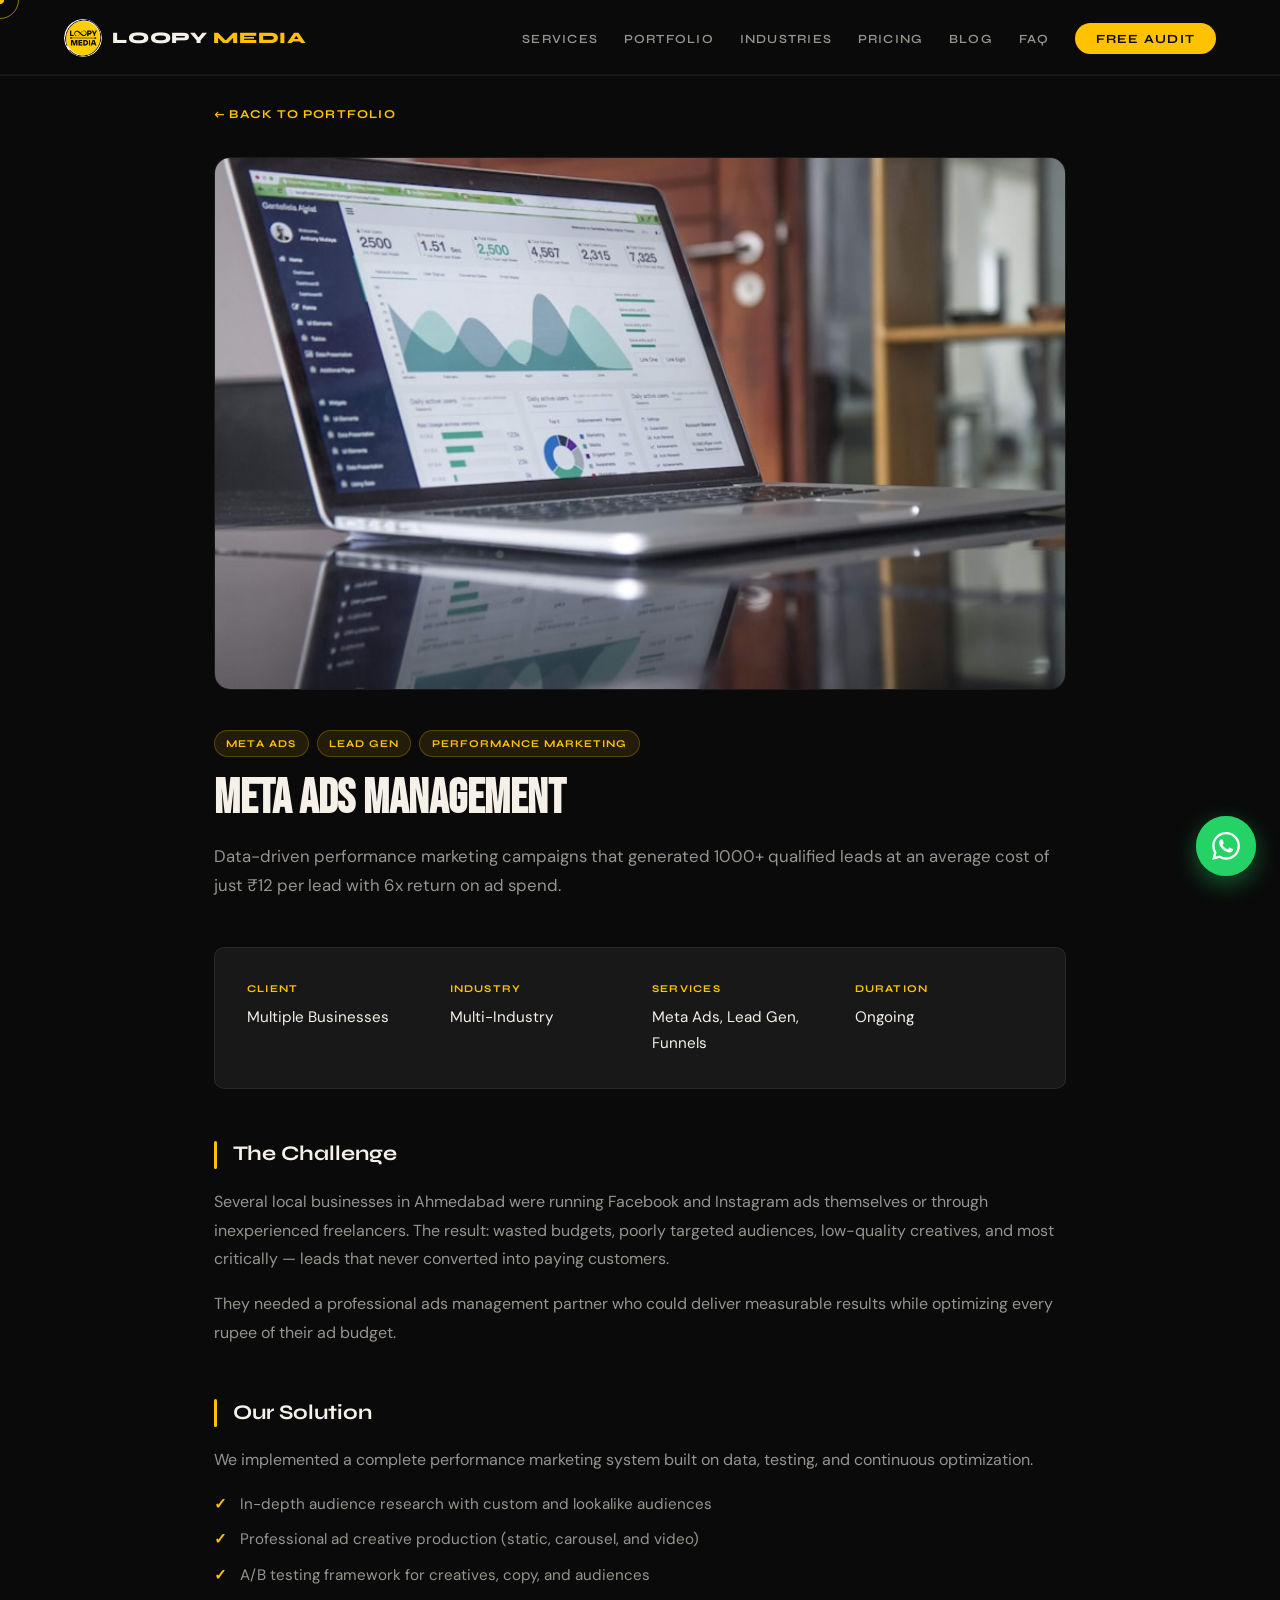
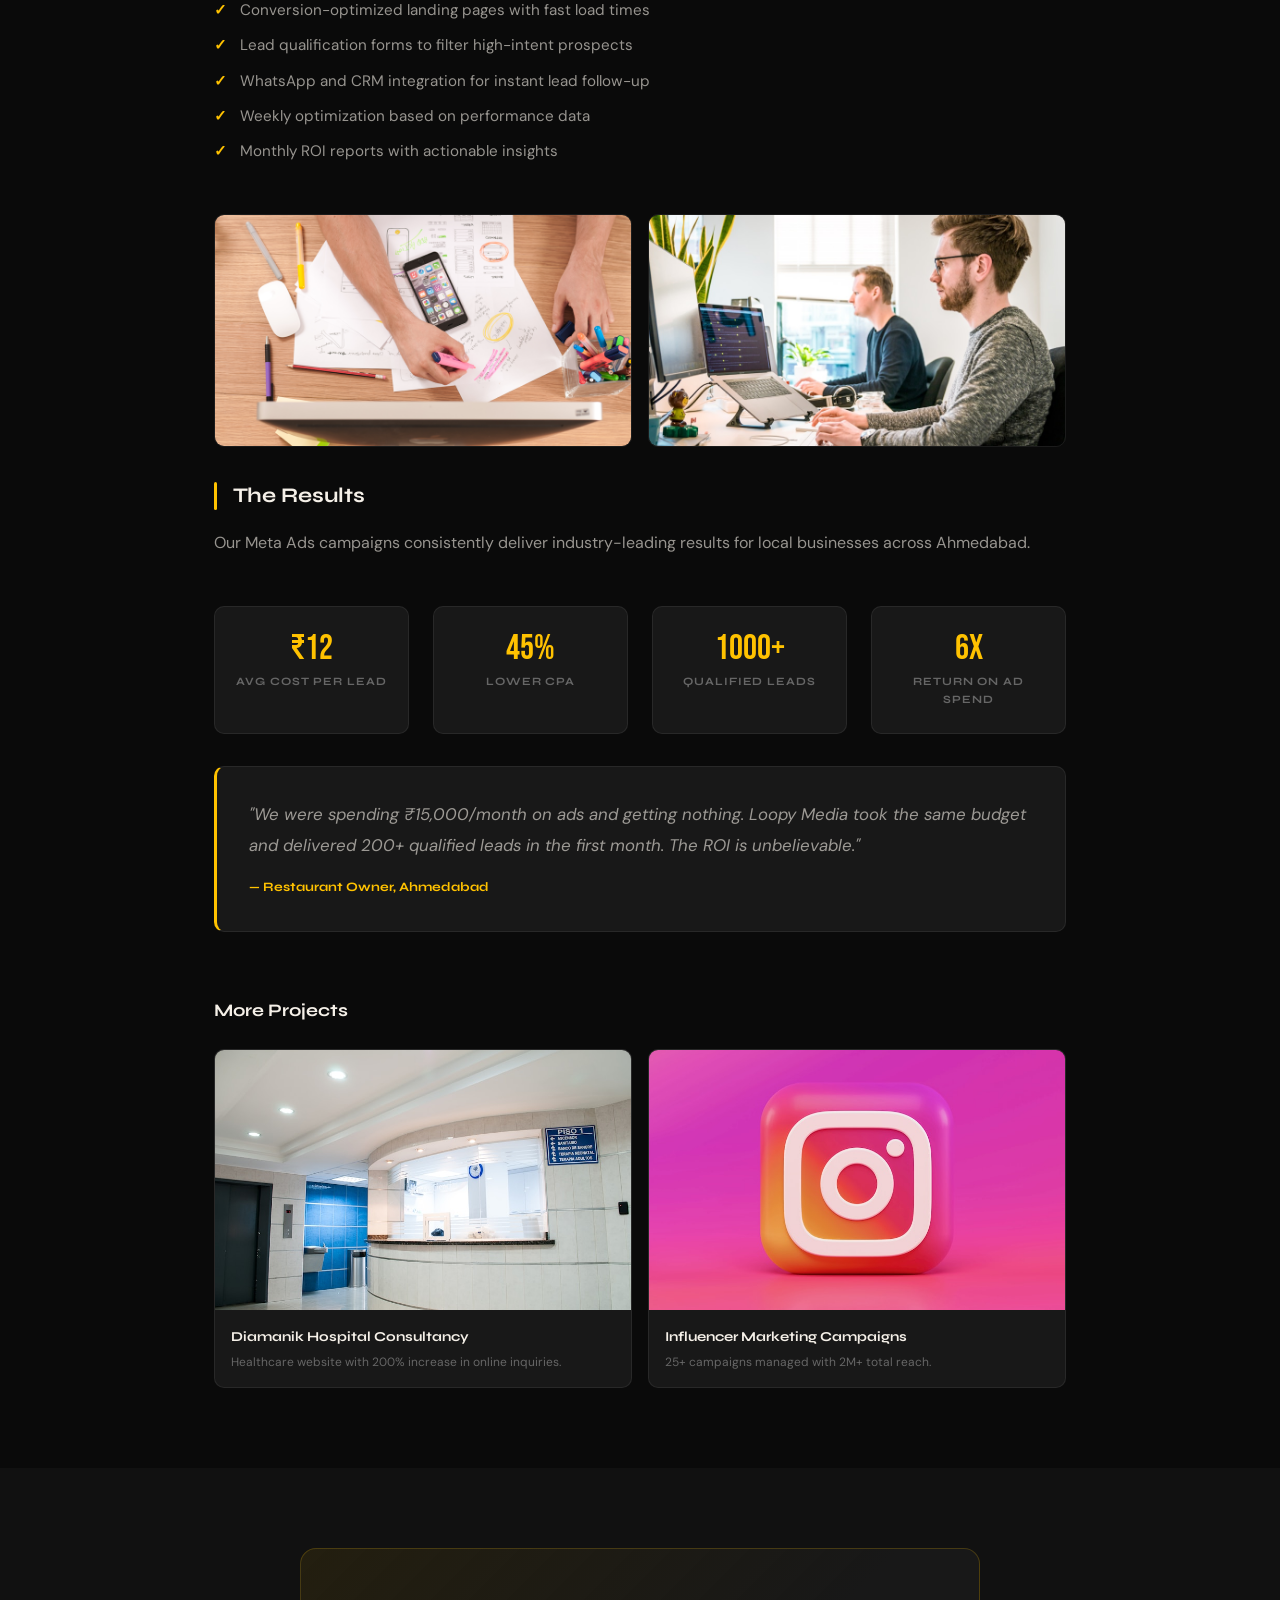
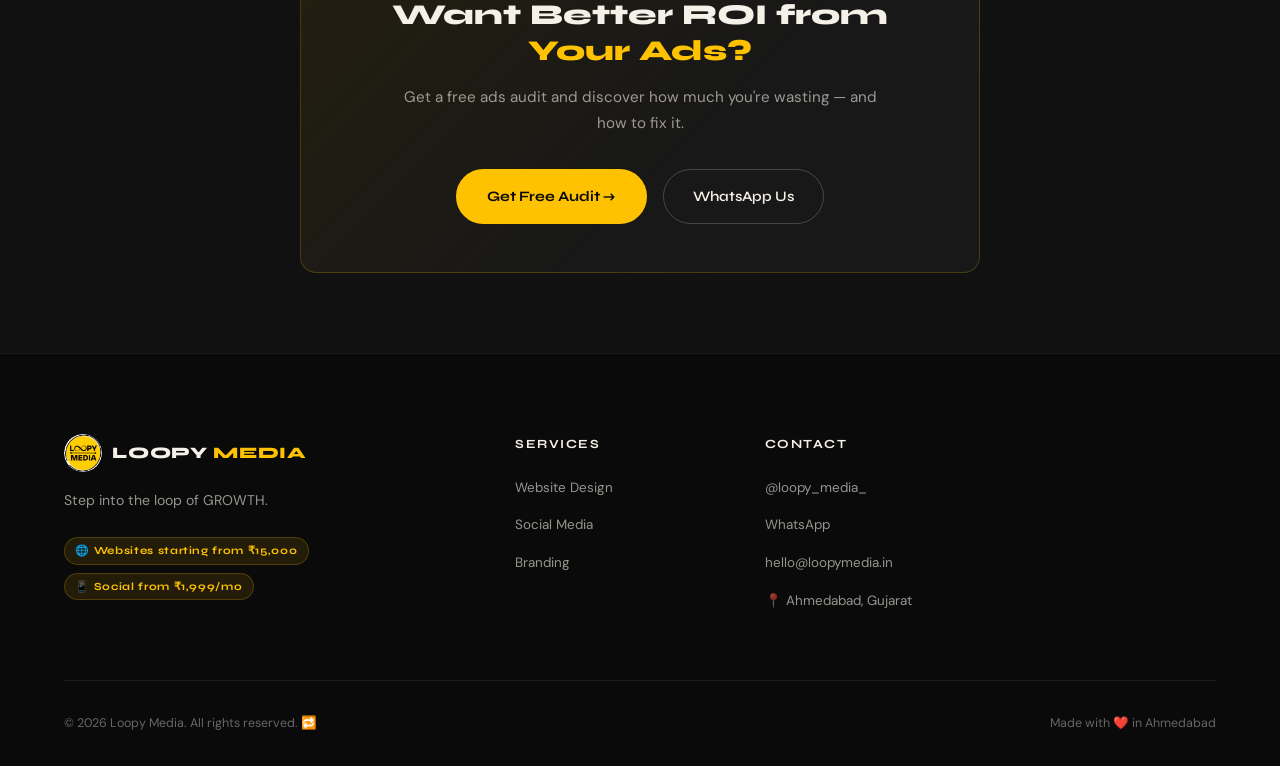
<file: portfolio/meta-ads.html>
﻿<!DOCTYPE html>
<html lang="en">
<head>
  <meta charset="UTF-8"/><meta name="viewport" content="width=device-width, initial-scale=1.0"/>
  <title>Meta Ads Management | Loopy Media Portfolio</title>
  <meta name="description" content="Case study: Data-driven Meta Ads campaigns delivering ₹12 average cost per lead and 6x ROAS for local businesses."/>
  <script type="application/ld+json">
  {
    "@context": "https://schema.org",
    "@type": "CreativeWork",
    "name": "Meta Ads Management",
    "description": "Data-driven Meta Ads with Rs12 avg cost per lead and 6x ROAS",
    "image": "https://loopy-media.pages.dev/images/portfolio/meta-ads.jpg",
    "author": {"@type": "Organization", "name": "Loopy Media", "url": "https://loopy-media.pages.dev"},
    "datePublished": "2026-06-09"
  }
  </script>
  <script type="application/ld+json">
  {
    "@context": "https://schema.org",
    "@type": "BreadcrumbList",
    "itemListElement": [
      {"@type": "ListItem", "position": 1, "name": "Home", "item": "https://loopy-media.pages.dev/"},
      {"@type": "ListItem", "position": 2, "name": "Portfolio", "item": "https://loopy-media.pages.dev/#portfolio"},
      {"@type": "ListItem", "position": 3, "name": "Meta Ads Management"}
    ]
  }
  </script>
  <link rel="icon" type="image/png" href="../images/logo.png"/>
  <link rel="apple-touch-icon" href="../images/logo.png"/>
  <link rel="preconnect" href="https://fonts.googleapis.com"/><link rel="preconnect" href="https://fonts.gstatic.com" crossorigin/>
  <link href="https://fonts.googleapis.com/css2?family=Bebas+Neue&family=Syne:wght@400;600;700;800&family=DM+Sans:ital,opsz,wght@0,9..40,300;0,9..40,400;0,9..40,500;1,9..40,300&display=swap" rel="stylesheet"/>
    <meta name="robots" content="index, follow, max-image-preview:large, max-snippet:-1"/>
  <meta name="author" content="Loopy Media"/>
  <meta name="application-name" content="Loopy Media"/>
  <meta name="publisher" content="Loopy Media"/>
  <link rel="canonical" href="https://loopy-media.pages.dev/portfolio/meta-ads.html"/>
  <meta name="theme-color" content="#0A0A0A"/>
  <meta name="keywords" content="Meta Ads management Ahmedabad, Facebook ads agency, Instagram ads, performance marketing"/>
  <meta property="og:type" content="article"/>
  <meta property="og:site_name" content="Loopy Media"/>
  <meta property="og:locale" content="en_IN"/>
  <meta property="og:url" content="https://loopy-media.pages.dev/portfolio/meta-ads.html"/>
  <meta property="og:title" content="Meta Ads Management | Loopy Media Portfolio"/>
  <meta property="og:description" content="Case study: Data-driven Meta Ads campaigns delivering Rs12 average cost per lead and 6x ROAS for local businesses."/>
  <meta property="og:image" content="https://loopy-media.pages.dev/images/portfolio/meta-ads.jpg"/>
  <meta name="twitter:card" content="summary_large_image"/>
  <meta name="twitter:title" content="Meta Ads Management | Loopy Media"/>
  <meta name="twitter:description" content="Case study: Data-driven Meta Ads campaigns delivering Rs12 average cost per lead and 6x ROAS for local businesses."/>
  <meta name="twitter:image" content="https://loopy-media.pages.dev/images/portfolio/meta-ads.jpg"/>
  <link rel="stylesheet" href="../styles.css"/>
</head>
<body>
  <div class="cursor-dot" id="cursorDot"></div><div class="cursor-ring" id="cursorRing"></div>
  <nav id="navbar" class="scrolled"><a href="../index.html#hero" class="nav-logo"><div class="logo-mark"><img src="../images/logo.png" alt="Loopy Media Logo" width="44" height="44"/></div><span class="logo-text">LOOPY <span>MEDIA</span></span></a><ul class="nav-links" id="navLinks"><li><a href="../index.html#services">Services</a></li><li><a href="../index.html#portfolio">Portfolio</a></li><li><a href="../index.html#industries">Industries</a></li><li><a href="../index.html#pricing">Pricing</a></li><li><a href="../index.html#blog">Blog</a></li><li><a href="../index.html#faq">FAQ</a></li><li><a href="../index.html#contact" class="nav-cta">Free Audit</a></li></ul><button class="hamburger" id="hamburger" aria-label="Menu"><span></span><span></span><span></span></button><div class="nav-line"><div class="nav-line-fill" id="navLineFill"></div></div></nav>
  <div class="mobile-menu" id="mobileMenu"><a href="../index.html#services" class="mob-link">Services</a><a href="../index.html#portfolio" class="mob-link">Portfolio</a><a href="../index.html#industries" class="mob-link">Industries</a><a href="../index.html#pricing" class="mob-link">Pricing</a><a href="../index.html#blog" class="mob-link">Blog</a><a href="../index.html#faq" class="mob-link">FAQ</a><a href="../index.html#contact" class="mob-cta">Get Free Audit →</a></div>
  <section class="portfolio-detail"><div class="container">
    <a href="../index.html#portfolio" class="portfolio-back">← Back to Portfolio</a>
    <div class="pd-hero-img"><img src="../images/portfolio/meta-ads.jpg" alt="Meta Ads management dashboard"/></div>
    <div class="pd-header"><div class="pd-tags"><span class="pd-tag">Meta Ads</span><span class="pd-tag">Lead Gen</span><span class="pd-tag">Performance Marketing</span></div><h1 class="pd-title">Meta Ads Management</h1><p class="pd-subtitle">Data-driven performance marketing campaigns that generated 1000+ qualified leads at an average cost of just ₹12 per lead with 6x return on ad spend.</p></div>
    <div class="pd-info-grid"><div class="pd-info-item"><label>Client</label><span>Multiple Businesses</span></div><div class="pd-info-item"><label>Industry</label><span>Multi-Industry</span></div><div class="pd-info-item"><label>Services</label><span>Meta Ads, Lead Gen, Funnels</span></div><div class="pd-info-item"><label>Duration</label><span>Ongoing</span></div></div>
    <div class="pd-section"><h2>The Challenge</h2><p>Several local businesses in Ahmedabad were running Facebook and Instagram ads themselves or through inexperienced freelancers. The result: wasted budgets, poorly targeted audiences, low-quality creatives, and most critically — leads that never converted into paying customers.</p><p>They needed a professional ads management partner who could deliver measurable results while optimizing every rupee of their ad budget.</p></div>
    <div class="pd-section"><h2>Our Solution</h2><p>We implemented a complete performance marketing system built on data, testing, and continuous optimization.</p><ul><li>In-depth audience research with custom and lookalike audiences</li><li>Professional ad creative production (static, carousel, and video)</li><li>A/B testing framework for creatives, copy, and audiences</li><li>Conversion-optimized landing pages with fast load times</li><li>Lead qualification forms to filter high-intent prospects</li><li>WhatsApp and CRM integration for instant lead follow-up</li><li>Weekly optimization based on performance data</li><li>Monthly ROI reports with actionable insights</li></ul></div>
    <div class="pd-gallery"><img src="../images/portfolio/ads-detail-1.jpg" alt="Meta Ads campaign analytics"/><img src="../images/portfolio/saas-detail-1.jpg" alt="Ad creative and landing page design"/></div>
    <div class="pd-section"><h2>The Results</h2><p>Our Meta Ads campaigns consistently deliver industry-leading results for local businesses across Ahmedabad.</p></div>
    <div class="pd-results"><div class="pd-metric"><div class="metric-value">₹12</div><div class="metric-label">Avg Cost Per Lead</div></div><div class="pd-metric"><div class="metric-value">45%</div><div class="metric-label">Lower CPA</div></div><div class="pd-metric"><div class="metric-value">1000+</div><div class="metric-label">Qualified Leads</div></div><div class="pd-metric"><div class="metric-value">6x</div><div class="metric-label">Return on Ad Spend</div></div></div>
    <div class="pd-testimonial"><p>"We were spending ₹15,000/month on ads and getting nothing. Loopy Media took the same budget and delivered 200+ qualified leads in the first month. The ROI is unbelievable."</p><cite>— Restaurant Owner, Ahmedabad</cite></div>
    <div class="pd-related"><h3>More Projects</h3><div class="pd-related-grid"><a href="./diamanik-hospital.html" class="pd-related-card"><img src="../images/portfolio/hospital-consultancy.jpg" alt="Diamanik Hospital"/><div class="pd-rc-body"><h5>Diamanik Hospital Consultancy</h5><p>Healthcare website with 200% increase in online inquiries.</p></div></a><a href="./influencer-campaigns.html" class="pd-related-card"><img src="../images/portfolio/influencer-campaign.jpg" alt="Influencer Campaigns"/><div class="pd-rc-body"><h5>Influencer Marketing Campaigns</h5><p>25+ campaigns managed with 2M+ total reach.</p></div></a></div></div>
  </div></section>
  <section class="blog-cta-section"><div class="container"><div class="blog-cta-box"><h3>Want Better ROI from <span>Your Ads?</span></h3><p>Get a free ads audit and discover how much you're wasting — and how to fix it.</p><div class="blog-cta-actions"><a href="../index.html#contact" class="btn-primary">Get Free Audit →</a><a href="https://wa.me/919484882220" target="_blank" class="btn-ghost">WhatsApp Us</a></div></div></div></section>
  <footer id="footer"><div class="container"><div class="footer-top"><div class="footer-brand"><a href="../index.html#hero" class="nav-logo"><div class="logo-mark"><img src="../images/logo.png" alt="Loopy Media Logo" width="44" height="44"/></div><span class="logo-text">LOOPY <span>MEDIA</span></span></a><p class="footer-tagline">Step into the loop of GROWTH.</p><div class="footer-pricing-pills"><span>🌐 Websites starting from ₹15,000</span><span>📱 Social from ₹1,999/mo</span></div></div><div class="footer-links-group"><h5>Services</h5><ul><li><a href="../index.html#services">Website Design</a></li><li><a href="../index.html#services">Social Media</a></li><li><a href="../index.html#services">Branding</a></li></ul></div><div class="footer-links-group"><h5>Contact</h5><ul><li><a href="https://instagram.com/loopy_media_" target="_blank">@loopy_media_</a></li><li><a href="https://wa.me/919484882220">WhatsApp</a></li><li><a href="mailto:hello@loopymedia.in">hello@loopymedia.in</a></li><li><span>📍 Ahmedabad, Gujarat</span></li></ul></div></div><div class="footer-bottom"><p>© 2026 Loopy Media. All rights reserved. 🔁</p><p>Made with ❤️ in Ahmedabad</p></div></div></footer>
  <a href="https://wa.me/919484882220" target="_blank" class="wa-float" aria-label="WhatsApp"><svg viewBox="0 0 24 24" fill="currentColor" width="28" height="28"><path d="M17.472 14.382c-.297-.149-1.758-.867-2.03-.967-.273-.099-.471-.148-.67.15-.197.297-.767.966-.94 1.164-.173.199-.347.223-.644.075-.297-.15-1.255-.463-2.39-1.475-.883-.788-1.48-1.761-1.653-2.059-.173-.297-.018-.458.13-.606.134-.133.298-.347.446-.52.149-.174.198-.298.298-.497.099-.198.05-.371-.025-.52-.075-.149-.669-1.612-.916-2.207-.242-.579-.487-.5-.669-.51-.173-.008-.371-.01-.57-.01-.198 0-.52.074-.792.372-.272.297-1.04 1.016-1.04 2.479 0 1.462 1.065 2.875 1.213 3.074.149.198 2.096 3.2 5.077 4.487.709.306 1.262.489 1.694.625.712.227 1.36.195 1.871.118.571-.085 1.758-.719 2.006-1.413.248-.694.248-1.289.173-1.413-.074-.124-.272-.198-.57-.347m-5.421 7.403h-.004a9.87 9.87 0 01-5.031-1.378l-.361-.214-3.741.982.998-3.648-.235-.374a9.86 9.86 0 01-1.51-5.26c.001-5.45 4.436-9.884 9.888-9.884 2.64 0 5.122 1.03 6.988 2.898a9.825 9.825 0 012.893 6.994c-.003 5.45-4.437 9.884-9.885 9.884m8.413-18.297A11.815 11.815 0 0012.05 0C5.495 0 .16 5.335.157 11.892c0 2.096.547 4.142 1.588 5.945L.057 24l6.305-1.654a11.882 11.882 0 005.683 1.448h.005c6.554 0 11.890-5.335 11.893-11.893a11.821 11.821 0 00-3.48-8.413Z"/></svg><span class="wa-pulse"></span><span class="wa-tooltip">Free Audit on WhatsApp</span></a>
  <script src="../script.js"></script>
</body>
</html>
</file>
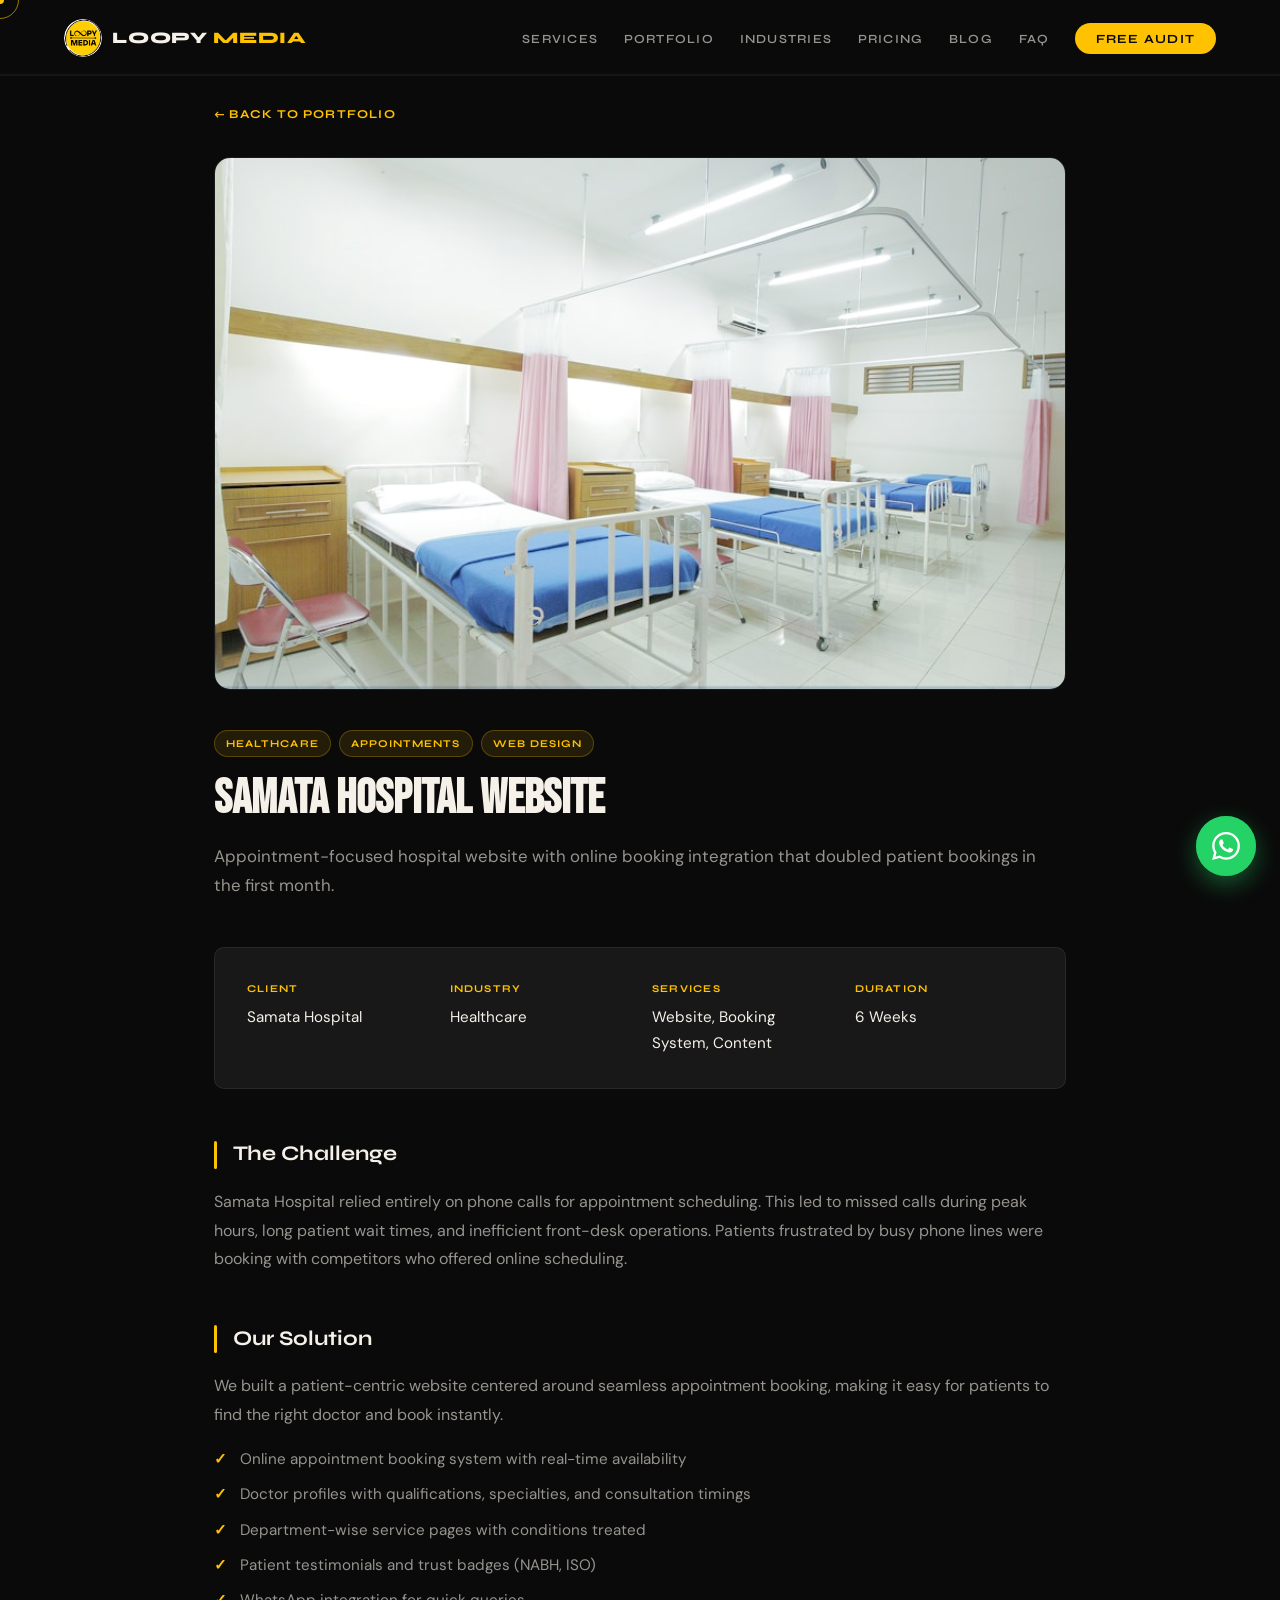
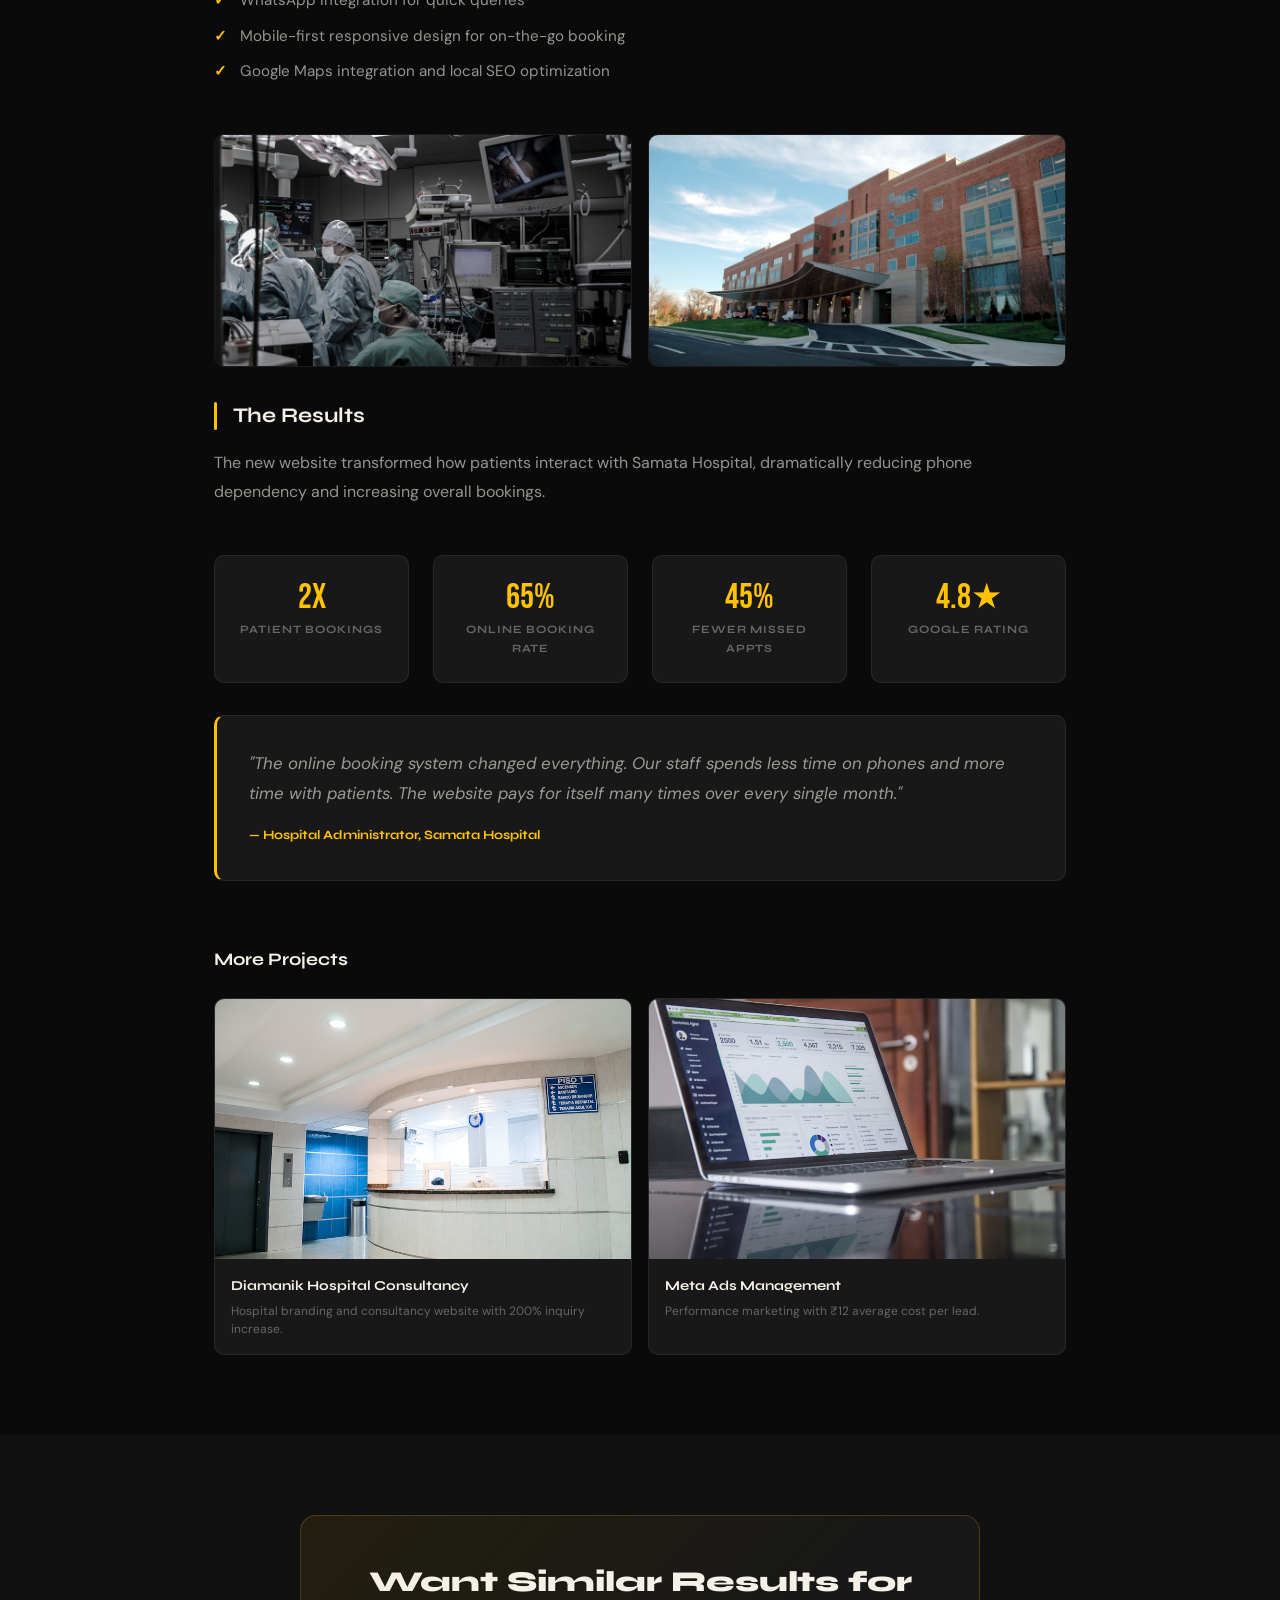
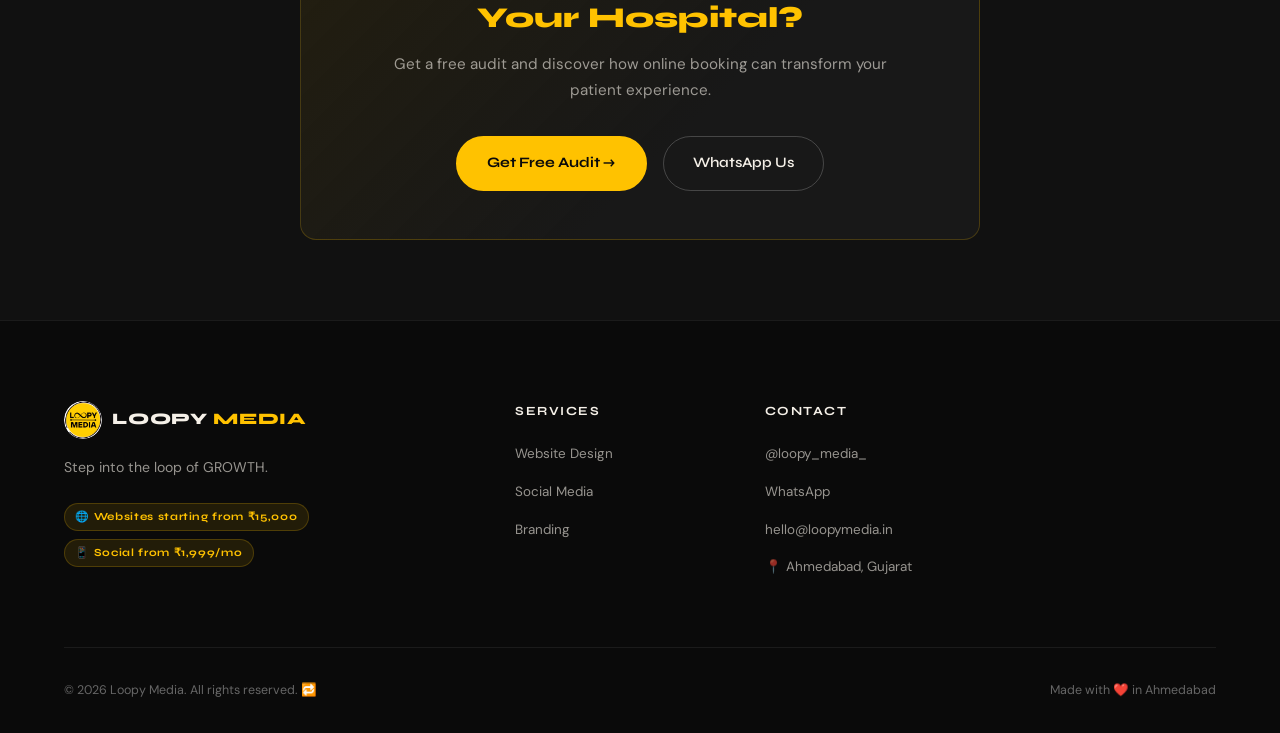
<file: portfolio/samata-hospital.html>
﻿<!DOCTYPE html>
<html lang="en">
<head>
  <meta charset="UTF-8"/><meta name="viewport" content="width=device-width, initial-scale=1.0"/>
  <title>Samata Hospital Website | Loopy Media Portfolio</title>
  <meta name="description" content="Case study: How Loopy Media built an appointment-focused hospital website that doubled patient bookings."/>
  <script type="application/ld+json">
  {
    "@context": "https://schema.org",
    "@type": "CreativeWork",
    "name": "Samata Hospital Website",
    "description": "Appointment-focused hospital website that doubled patient bookings",
    "image": "https://loopy-media.pages.dev/images/portfolio/hospital-booking.jpg",
    "author": {"@type": "Organization", "name": "Loopy Media", "url": "https://loopy-media.pages.dev"},
    "datePublished": "2026-06-09"
  }
  </script>
  <script type="application/ld+json">
  {
    "@context": "https://schema.org",
    "@type": "BreadcrumbList",
    "itemListElement": [
      {"@type": "ListItem", "position": 1, "name": "Home", "item": "https://loopy-media.pages.dev/"},
      {"@type": "ListItem", "position": 2, "name": "Portfolio", "item": "https://loopy-media.pages.dev/#portfolio"},
      {"@type": "ListItem", "position": 3, "name": "Samata Hospital Website"}
    ]
  }
  </script>
  <link rel="icon" type="image/png" href="../images/logo.png"/>
  <link rel="apple-touch-icon" href="../images/logo.png"/>
  <link rel="preconnect" href="https://fonts.googleapis.com"/><link rel="preconnect" href="https://fonts.gstatic.com" crossorigin/>
  <link href="https://fonts.googleapis.com/css2?family=Bebas+Neue&family=Syne:wght@400;600;700;800&family=DM+Sans:ital,opsz,wght@0,9..40,300;0,9..40,400;0,9..40,500;1,9..40,300&display=swap" rel="stylesheet"/>
    <meta name="robots" content="index, follow, max-image-preview:large, max-snippet:-1"/>
  <meta name="author" content="Loopy Media"/>
  <meta name="application-name" content="Loopy Media"/>
  <meta name="publisher" content="Loopy Media"/>
  <link rel="canonical" href="https://loopy-media.pages.dev/portfolio/samata-hospital.html"/>
  <meta name="theme-color" content="#0A0A0A"/>
  <meta name="keywords" content="hospital appointment website, clinic booking system, medical website Ahmedabad"/>
  <meta property="og:type" content="article"/>
  <meta property="og:site_name" content="Loopy Media"/>
  <meta property="og:locale" content="en_IN"/>
  <meta property="og:url" content="https://loopy-media.pages.dev/portfolio/samata-hospital.html"/>
  <meta property="og:title" content="Samata Hospital Website | Loopy Media Portfolio"/>
  <meta property="og:description" content="Case study: How Loopy Media built an appointment-focused hospital website that doubled patient bookings."/>
  <meta property="og:image" content="https://loopy-media.pages.dev/images/portfolio/hospital-booking.jpg"/>
  <meta name="twitter:card" content="summary_large_image"/>
  <meta name="twitter:title" content="Samata Hospital Website | Loopy Media"/>
  <meta name="twitter:description" content="Case study: How Loopy Media built an appointment-focused hospital website that doubled patient bookings."/>
  <meta name="twitter:image" content="https://loopy-media.pages.dev/images/portfolio/hospital-booking.jpg"/>
  <link rel="stylesheet" href="../styles.css"/>
</head>
<body>
  <div class="cursor-dot" id="cursorDot"></div><div class="cursor-ring" id="cursorRing"></div>
  <nav id="navbar" class="scrolled"><a href="../index.html#hero" class="nav-logo"><div class="logo-mark"><img src="../images/logo.png" alt="Loopy Media Logo" width="44" height="44"/></div><span class="logo-text">LOOPY <span>MEDIA</span></span></a><ul class="nav-links" id="navLinks"><li><a href="../index.html#services">Services</a></li><li><a href="../index.html#portfolio">Portfolio</a></li><li><a href="../index.html#industries">Industries</a></li><li><a href="../index.html#pricing">Pricing</a></li><li><a href="../index.html#blog">Blog</a></li><li><a href="../index.html#faq">FAQ</a></li><li><a href="../index.html#contact" class="nav-cta">Free Audit</a></li></ul><button class="hamburger" id="hamburger" aria-label="Menu"><span></span><span></span><span></span></button><div class="nav-line"><div class="nav-line-fill" id="navLineFill"></div></div></nav>
  <div class="mobile-menu" id="mobileMenu"><a href="../index.html#services" class="mob-link">Services</a><a href="../index.html#portfolio" class="mob-link">Portfolio</a><a href="../index.html#industries" class="mob-link">Industries</a><a href="../index.html#pricing" class="mob-link">Pricing</a><a href="../index.html#blog" class="mob-link">Blog</a><a href="../index.html#faq" class="mob-link">FAQ</a><a href="../index.html#contact" class="mob-cta">Get Free Audit →</a></div>
  <section class="portfolio-detail"><div class="container">
    <a href="../index.html#portfolio" class="portfolio-back">← Back to Portfolio</a>
    <div class="pd-hero-img"><img src="../images/portfolio/hospital-booking.jpg" alt="Samata Hospital appointment booking website"/></div>
    <div class="pd-header"><div class="pd-tags"><span class="pd-tag">Healthcare</span><span class="pd-tag">Appointments</span><span class="pd-tag">Web Design</span></div><h1 class="pd-title">Samata Hospital Website</h1><p class="pd-subtitle">Appointment-focused hospital website with online booking integration that doubled patient bookings in the first month.</p></div>
    <div class="pd-info-grid"><div class="pd-info-item"><label>Client</label><span>Samata Hospital</span></div><div class="pd-info-item"><label>Industry</label><span>Healthcare</span></div><div class="pd-info-item"><label>Services</label><span>Website, Booking System, Content</span></div><div class="pd-info-item"><label>Duration</label><span>6 Weeks</span></div></div>
    <div class="pd-section"><h2>The Challenge</h2><p>Samata Hospital relied entirely on phone calls for appointment scheduling. This led to missed calls during peak hours, long patient wait times, and inefficient front-desk operations. Patients frustrated by busy phone lines were booking with competitors who offered online scheduling.</p></div>
    <div class="pd-section"><h2>Our Solution</h2><p>We built a patient-centric website centered around seamless appointment booking, making it easy for patients to find the right doctor and book instantly.</p><ul><li>Online appointment booking system with real-time availability</li><li>Doctor profiles with qualifications, specialties, and consultation timings</li><li>Department-wise service pages with conditions treated</li><li>Patient testimonials and trust badges (NABH, ISO)</li><li>WhatsApp integration for quick queries</li><li>Mobile-first responsive design for on-the-go booking</li><li>Google Maps integration and local SEO optimization</li></ul></div>
    <div class="pd-gallery"><img src="../images/portfolio/hospital-detail-1.jpg" alt="Samata Hospital website pages"/><img src="../images/portfolio/hospital-detail-2.jpg" alt="Samata Hospital mobile booking"/></div>
    <div class="pd-section"><h2>The Results</h2><p>The new website transformed how patients interact with Samata Hospital, dramatically reducing phone dependency and increasing overall bookings.</p></div>
    <div class="pd-results"><div class="pd-metric"><div class="metric-value">2x</div><div class="metric-label">Patient Bookings</div></div><div class="pd-metric"><div class="metric-value">65%</div><div class="metric-label">Online Booking Rate</div></div><div class="pd-metric"><div class="metric-value">45%</div><div class="metric-label">Fewer Missed Appts</div></div><div class="pd-metric"><div class="metric-value">4.8★</div><div class="metric-label">Google Rating</div></div></div>
    <div class="pd-testimonial"><p>"The online booking system changed everything. Our staff spends less time on phones and more time with patients. The website pays for itself many times over every single month."</p><cite>— Hospital Administrator, Samata Hospital</cite></div>
    <div class="pd-related"><h3>More Projects</h3><div class="pd-related-grid"><a href="./diamanik-hospital.html" class="pd-related-card"><img src="../images/portfolio/hospital-consultancy.jpg" alt="Diamanik Hospital"/><div class="pd-rc-body"><h5>Diamanik Hospital Consultancy</h5><p>Hospital branding and consultancy website with 200% inquiry increase.</p></div></a><a href="./meta-ads.html" class="pd-related-card"><img src="../images/portfolio/meta-ads.jpg" alt="Meta Ads"/><div class="pd-rc-body"><h5>Meta Ads Management</h5><p>Performance marketing with ₹12 average cost per lead.</p></div></a></div></div>
  </div></section>
  <section class="blog-cta-section"><div class="container"><div class="blog-cta-box"><h3>Want Similar Results for <span>Your Hospital?</span></h3><p>Get a free audit and discover how online booking can transform your patient experience.</p><div class="blog-cta-actions"><a href="../index.html#contact" class="btn-primary">Get Free Audit →</a><a href="https://wa.me/919484882220" target="_blank" class="btn-ghost">WhatsApp Us</a></div></div></div></section>
  <footer id="footer"><div class="container"><div class="footer-top"><div class="footer-brand"><a href="../index.html#hero" class="nav-logo"><div class="logo-mark"><img src="../images/logo.png" alt="Loopy Media Logo" width="44" height="44"/></div><span class="logo-text">LOOPY <span>MEDIA</span></span></a><p class="footer-tagline">Step into the loop of GROWTH.</p><div class="footer-pricing-pills"><span>🌐 Websites starting from ₹15,000</span><span>📱 Social from ₹1,999/mo</span></div></div><div class="footer-links-group"><h5>Services</h5><ul><li><a href="../index.html#services">Website Design</a></li><li><a href="../index.html#services">Social Media</a></li><li><a href="../index.html#services">Branding</a></li></ul></div><div class="footer-links-group"><h5>Contact</h5><ul><li><a href="https://instagram.com/loopy_media_" target="_blank">@loopy_media_</a></li><li><a href="https://wa.me/919484882220">WhatsApp</a></li><li><a href="mailto:hello@loopymedia.in">hello@loopymedia.in</a></li><li><span>📍 Ahmedabad, Gujarat</span></li></ul></div></div><div class="footer-bottom"><p>© 2026 Loopy Media. All rights reserved. 🔁</p><p>Made with ❤️ in Ahmedabad</p></div></div></footer>
  <a href="https://wa.me/919484882220" target="_blank" class="wa-float" aria-label="WhatsApp"><svg viewBox="0 0 24 24" fill="currentColor" width="28" height="28"><path d="M17.472 14.382c-.297-.149-1.758-.867-2.03-.967-.273-.099-.471-.148-.67.15-.197.297-.767.966-.94 1.164-.173.199-.347.223-.644.075-.297-.15-1.255-.463-2.39-1.475-.883-.788-1.48-1.761-1.653-2.059-.173-.297-.018-.458.13-.606.134-.133.298-.347.446-.52.149-.174.198-.298.298-.497.099-.198.05-.371-.025-.52-.075-.149-.669-1.612-.916-2.207-.242-.579-.487-.5-.669-.51-.173-.008-.371-.01-.57-.01-.198 0-.52.074-.792.372-.272.297-1.04 1.016-1.04 2.479 0 1.462 1.065 2.875 1.213 3.074.149.198 2.096 3.2 5.077 4.487.709.306 1.262.489 1.694.625.712.227 1.36.195 1.871.118.571-.085 1.758-.719 2.006-1.413.248-.694.248-1.289.173-1.413-.074-.124-.272-.198-.57-.347m-5.421 7.403h-.004a9.87 9.87 0 01-5.031-1.378l-.361-.214-3.741.982.998-3.648-.235-.374a9.86 9.86 0 01-1.51-5.26c.001-5.45 4.436-9.884 9.888-9.884 2.64 0 5.122 1.03 6.988 2.898a9.825 9.825 0 012.893 6.994c-.003 5.45-4.437 9.884-9.885 9.884m8.413-18.297A11.815 11.815 0 0012.05 0C5.495 0 .16 5.335.157 11.892c0 2.096.547 4.142 1.588 5.945L.057 24l6.305-1.654a11.882 11.882 0 005.683 1.448h.005c6.554 0 11.890-5.335 11.893-11.893a11.821 11.821 0 00-3.48-8.413Z"/></svg><span class="wa-pulse"></span><span class="wa-tooltip">Free Audit on WhatsApp</span></a>
  <script src="../script.js"></script>
</body>
</html>
</file>
<file: styles.css>
/* ══════════════════════════════════════════════
   LOOPY MEDIA — styles.css
══════════════════════════════════════════════ */

*, *::before, *::after { box-sizing: border-box; margin: 0; padding: 0; }
html { scroll-behavior: smooth; font-size: 16px; }

:root {
  --yellow:       #FFC200;
  --yellow-lt:    #FFD84D;
  --yellow-dim:   rgba(255,194,0,0.12);
  --black:        #0A0A0A;
  --dark:         #111111;
  --dark2:        #181818;
  --dark3:        #242424;
  --white:        #F5F0E8;
  --white-muted:  rgba(245,240,232,0.6);
  --muted:        #666;
  --border:       rgba(255,255,255,0.07);
  --wa-green:     #25D366;

  --font-display: 'Bebas Neue', sans-serif;
  --font-head:    'Syne', sans-serif;
  --font-body:    'DM Sans', sans-serif;

  --ease:         cubic-bezier(0.23, 1, 0.32, 1);
  --ease-in:      cubic-bezier(0.55, 0, 1, 0.45);
  --radius:       16px;
  --radius-sm:    10px;
}

body {
  font-family: var(--font-body);
  background: var(--black);
  color: var(--white);
  overflow-x: hidden;
  cursor: none;
  line-height: 1.65;
}

@media (max-width: 768px) { body { cursor: auto; } }

::-webkit-scrollbar              { width: 4px; }
::-webkit-scrollbar-track        { background: var(--dark); }
::-webkit-scrollbar-thumb        { background: var(--yellow); border-radius: 2px; }

img, svg { display: block; max-width: 100%; }
a        { color: inherit; text-decoration: none; }
button   { font-family: var(--font-body); border: none; background: none; cursor: pointer; }
input, textarea, select { font-family: var(--font-body); }
ul { list-style: none; }

.container {
  max-width: 1200px;
  margin: 0 auto;
  padding: 0 1.5rem;
}

section { padding: 7rem 0; }

/* ══════════════════════════════════════════════
   CURSOR
══════════════════════════════════════════════ */
.cursor-dot {
  position: fixed; top: 0; left: 0; z-index: 9999;
  width: 8px; height: 8px; border-radius: 50%;
  background: var(--yellow);
  transform: translate(-50%, -50%);
  pointer-events: none;
  transition: transform 0.08s var(--ease), opacity 0.3s;
}
.cursor-ring {
  position: fixed; top: 0; left: 0; z-index: 9998;
  width: 38px; height: 38px; border-radius: 50%;
  border: 1.5px solid rgba(255,194,0,0.6);
  transform: translate(-50%, -50%);
  pointer-events: none;
  transition: transform 0.32s var(--ease), width 0.25s, height 0.25s, opacity 0.3s;
}
body:hover .cursor-dot  { opacity: 1; }
body:hover .cursor-ring { opacity: 1; }

/* ══════════════════════════════════════════════
   NAVBAR + scroll progress line
══════════════════════════════════════════════ */
#navbar {
  position: fixed; top: 0; left: 0; right: 0; z-index: 200;
  display: flex; align-items: center; justify-content: space-between;
  padding: 1.2rem 5%;
  transition: background 0.4s, box-shadow 0.4s, padding 0.4s;
}
#navbar.scrolled {
  background: rgba(10,10,10,0.92);
  backdrop-filter: blur(20px) saturate(1.4);
  -webkit-backdrop-filter: blur(20px) saturate(1.4);
  box-shadow: 0 1px 0 var(--border);
  padding: 0.9rem 5%;
}

/* Animated line under navbar */
.nav-line {
  position: absolute; bottom: 0; left: 0; right: 0;
  height: 2px; background: rgba(255,255,255,0.05);
}
.nav-line-fill {
  height: 100%; width: 0%;
  background: linear-gradient(90deg, var(--yellow), var(--yellow-lt), var(--yellow));
  background-size: 200% 100%;
  box-shadow: 0 0 12px rgba(255,194,0,0.5);
  animation: shimmer 3s linear infinite;
  transition: width 0.1s linear;
}
@keyframes shimmer {
  0%   { background-position: 0% 50%; }
  100% { background-position: 200% 50%; }
}

.nav-logo {
  display: flex; align-items: center; gap: 0.65rem; flex-shrink: 0;
}
.logo-mark { width: 38px; height: 38px; flex-shrink: 0; border-radius: 50%; overflow: hidden; }
.logo-mark img { width: 100%; height: 100%; object-fit: cover; display: block; }
.logo-text {
  font-family: var(--font-head); font-weight: 800; font-size: 1rem;
  letter-spacing: 0.04em; color: var(--white);
}
.logo-text span { color: var(--yellow); }

.nav-links {
  display: flex; align-items: center; gap: 1.6rem; list-style: none;
}
.nav-links a {
  font-family: var(--font-head); font-size: 0.78rem; font-weight: 600;
  letter-spacing: 0.1em; text-transform: uppercase;
  color: var(--white-muted); transition: color 0.22s;
}
.nav-links a:hover { color: var(--yellow); }

.nav-cta {
  background: var(--yellow) !important;
  color: var(--black) !important;
  padding: 0.5rem 1.3rem !important;
  border-radius: 60px !important;
  font-weight: 700 !important;
  transition: background 0.22s, transform 0.22s !important;
}
.nav-cta:hover {
  background: var(--yellow-lt) !important;
  transform: scale(1.04) !important;
  color: var(--black) !important;
}

.hamburger {
  display: none; flex-direction: column; gap: 5px;
  padding: 6px; z-index: 210; background: none; border: none; cursor: pointer;
}
.hamburger span {
  display: block; width: 24px; height: 2px;
  background: var(--white); border-radius: 2px;
  transition: transform 0.3s var(--ease), opacity 0.3s;
}
.hamburger.open span:nth-child(1) { transform: translateY(7px) rotate(45deg); }
.hamburger.open span:nth-child(2) { opacity: 0; transform: scaleX(0); }
.hamburger.open span:nth-child(3) { transform: translateY(-7px) rotate(-45deg); }

.mobile-menu {
  display: none; position: fixed; inset: 0; z-index: 190;
  background: var(--black);
  flex-direction: column; align-items: center; justify-content: center; gap: 1.6rem;
  opacity: 0; pointer-events: none;
  transition: opacity 0.35s var(--ease);
  padding: 2rem;
}
.mobile-menu.open { display: flex; opacity: 1; pointer-events: all; }
.mob-link {
  font-family: var(--font-display); font-size: clamp(2rem, 8vw, 3.4rem);
  color: var(--white); letter-spacing: 0.04em;
  transition: color 0.2s;
}
.mob-link:hover { color: var(--yellow); }
.mob-cta {
  margin-top: 1rem;
  font-family: var(--font-head); font-weight: 700; font-size: 1rem;
  background: var(--yellow); color: var(--black);
  padding: 0.9rem 2.5rem; border-radius: 60px;
  transition: background 0.22s, transform 0.22s;
}
.mob-cta:hover { background: var(--yellow-lt); transform: scale(1.03); }

/* ══════════════════════════════════════════════
   REUSABLE
══════════════════════════════════════════════ */
.section-label {
  display: inline-flex; align-items: center; gap: 0.5rem;
  font-family: var(--font-head); font-size: 0.7rem; font-weight: 700;
  letter-spacing: 0.18em; text-transform: uppercase; color: var(--yellow);
  margin-bottom: 1rem;
}
.section-label::before {
  content: ''; display: block; width: 22px; height: 1.5px; background: var(--yellow);
}

.section-title {
  font-family: var(--font-head); font-weight: 800;
  font-size: clamp(2rem, 5vw, 3.2rem);
  line-height: 1.1; letter-spacing: -0.02em;
  color: var(--white); margin-bottom: 1.2rem;
}
.section-title span { color: var(--yellow); }

.section-sub {
  font-size: clamp(0.95rem, 2vw, 1.05rem); color: var(--white-muted);
  max-width: 520px; line-height: 1.7;
}

.section-header { margin-bottom: 4rem; }
.section-header.centered { text-align: center; }
.section-header.centered .section-sub { margin: 0 auto; }
.section-header.centered .section-label { justify-content: center; }
.section-header.centered .section-label::before { display: none; }

.btn-primary {
  display: inline-flex; align-items: center; gap: 0.6rem; justify-content: center;
  background: var(--yellow); color: var(--black);
  font-family: var(--font-head); font-weight: 700; font-size: 0.9rem;
  padding: 0.85rem 1.8rem; border-radius: 60px;
  transition: background 0.22s, transform 0.22s, box-shadow 0.22s;
  white-space: nowrap; cursor: pointer; border: 2px solid var(--yellow);
}
.btn-primary:hover {
  background: var(--yellow-lt);
  transform: translateY(-2px);
  box-shadow: 0 8px 24px rgba(255,194,0,0.25);
}
.btn-primary.full { width: 100%; }

.btn-ghost {
  display: inline-flex; align-items: center; gap: 0.6rem; justify-content: center;
  background: transparent; color: var(--white);
  font-family: var(--font-head); font-weight: 600; font-size: 0.9rem;
  padding: 0.85rem 1.8rem; border-radius: 60px;
  border: 1.5px solid rgba(255,255,255,0.2);
  transition: border-color 0.22s, color 0.22s, transform 0.22s;
  white-space: nowrap; cursor: pointer;
}
.btn-ghost:hover {
  border-color: var(--yellow); color: var(--yellow);
  transform: translateY(-2px);
}
.btn-ghost.full { width: 100%; }
.btn-sm { font-size: 0.82rem; padding: 0.65rem 1.3rem; }

.reveal {
  opacity: 0; transform: translateY(30px);
  transition: opacity 0.7s var(--ease), transform 0.7s var(--ease);
}
.reveal.visible { opacity: 1; transform: translateY(0); }
.reveal-d1 { transition-delay: 0.1s; }
.reveal-d2 { transition-delay: 0.2s; }
.reveal-d3 { transition-delay: 0.3s; }
.reveal-d4 { transition-delay: 0.4s; }
.reveal-d5 { transition-delay: 0.5s; }

/* ══════════════════════════════════════════════
   HERO
══════════════════════════════════════════════ */
#hero {
  min-height: 100vh;
  display: flex; align-items: center;
  padding: 0 5%; padding-top: 90px;
  position: relative; overflow: hidden;
}
#hero::before {
  content: '';
  position: absolute; top: 30%; right: 10%;
  width: 500px; height: 500px; border-radius: 50%;
  background: radial-gradient(circle, rgba(255,194,0,0.07) 0%, transparent 70%);
  pointer-events: none;
}
.hero-bg-rings {
  position: absolute; right: -8%; top: 50%;
  transform: translateY(-50%);
  width: min(55vw, 620px); height: min(55vw, 620px);
  pointer-events: none;
}
.ring {
  position: absolute; border-radius: 50%;
  top: 50%; left: 50%;
  transform: translate(-50%, -50%);
  animation: spinRing linear infinite;
}
.ring::after {
  content: ''; position: absolute;
  width: 8px; height: 8px; border-radius: 50%;
  background: var(--yellow);
  top: 0; left: 50%; transform: translateX(-50%);
  box-shadow: 0 0 12px var(--yellow);
}
.ring-1 { width:100%; height:100%; border:1px solid rgba(255,194,0,0.12); animation-duration:50s; }
.ring-2 { width:76%; height:76%; border:1px solid rgba(255,194,0,0.15); animation-duration:35s; animation-direction:reverse; }
.ring-3 { width:52%; height:52%; border:1px solid rgba(255,194,0,0.22); animation-duration:22s; }
.ring-4 { width:28%; height:28%; border:2px solid rgba(255,194,0,0.45); animation-duration:13s; animation-direction:reverse; background: rgba(255,194,0,0.04); }
@keyframes spinRing {
  from { transform: translate(-50%,-50%) rotate(0deg); }
  to   { transform: translate(-50%,-50%) rotate(360deg); }
}
.hero-noise {
  position: absolute; inset: 0; pointer-events: none; opacity: 0.025;
  background-image: url("data:image/svg+xml,%3Csvg viewBox='0 0 256 256' xmlns='http://www.w3.org/2000/svg'%3E%3Cfilter id='n'%3E%3CfeTurbulence type='fractalNoise' baseFrequency='0.9' numOctaves='4'/%3E%3C/filter%3E%3Crect width='100%25' height='100%25' filter='url(%23n)'/%3E%3C/svg%3E");
  background-size: 200px 200px;
}

.hero-content { position: relative; z-index: 2; max-width: 660px; }

.hero-badge {
  display: inline-flex; align-items: center; gap: 0.6rem;
  background: rgba(255,194,0,0.08); border: 1px solid rgba(255,194,0,0.22);
  border-radius: 60px; padding: 0.4rem 1rem;
  font-family: var(--font-head); font-size: 0.72rem; font-weight: 600;
  color: var(--yellow); letter-spacing: 0.08em; text-transform: uppercase;
  margin-bottom: 2rem;
}
.badge-dot {
  width: 7px; height: 7px; border-radius: 50%;
  background: var(--yellow);
  animation: pulse 2s ease-in-out infinite;
}
@keyframes pulse {
  0%,100% { opacity: 1; transform: scale(1); }
  50%      { opacity: 0.4; transform: scale(0.8); }
}

.hero-title {
  font-family: var(--font-display);
  font-size: clamp(2.5rem, 8vw, 5.5rem);
  line-height: 0.95; letter-spacing: 0.01em;
  color: var(--white);
  margin-bottom: 1.6rem;
}
.hero-title-accent { color: var(--yellow); }

.hero-sub {
  font-size: clamp(1rem, 2vw, 1.15rem);
  color: var(--white-muted); line-height: 1.75;
  max-width: 500px; margin-bottom: 2.5rem;
}
.hero-sub strong { color: var(--white); font-weight: 500; }

.hero-actions {
  display: flex; align-items: center; gap: 1rem; flex-wrap: wrap;
  margin-bottom: 3.5rem;
}

/* ══════════════════════════════════════════════
   TICKER
══════════════════════════════════════════════ */
.ticker-wrap {
  overflow: hidden;
  background: var(--yellow);
  padding: 0.9rem 0;
  position: relative;
}
.ticker-track {
  display: flex; align-items: center; gap: 2rem;
  white-space: nowrap;
  animation: ticker 28s linear infinite;
  width: max-content;
}
.ticker-track span {
  font-family: var(--font-head); font-weight: 700; font-size: 0.85rem;
  letter-spacing: 0.1em; text-transform: uppercase; color: var(--black);
}
.ticker-dot { color: var(--black) !important; font-size: 0.6rem !important; }
@keyframes ticker {
  from { transform: translateX(0); }
  to   { transform: translateX(-50%); }
}

/* ══════════════════════════════════════════════
   SERVICES
══════════════════════════════════════════════ */
#services { background: var(--dark); }

.services-grid {
  display: grid;
  grid-template-columns: repeat(3, 1fr);
  gap: 1.5rem;
}

.service-card {
  background: var(--dark2);
  border: 1px solid var(--border);
  border-radius: var(--radius);
  padding: 2rem;
  position: relative; overflow: hidden;
  transition: border-color 0.3s, transform 0.3s, box-shadow 0.3s;
}
.service-card:hover {
  border-color: rgba(255,194,0,0.3);
  transform: translateY(-4px);
  box-shadow: 0 20px 40px rgba(0,0,0,0.3);
}
.service-card::before {
  content: '';
  position: absolute; top: 0; left: 0; right: 0; height: 2px;
  background: linear-gradient(90deg, transparent, var(--yellow), transparent);
  opacity: 0; transition: opacity 0.3s;
}
.service-card:hover::before { opacity: 1; }

.sc-icon {
  width: 56px; height: 56px; border-radius: 14px;
  background: rgba(255,194,0,0.08); border: 1px solid rgba(255,194,0,0.15);
  display: flex; align-items: center; justify-content: center;
  margin-bottom: 1.4rem; color: var(--yellow);
  transition: background 0.3s;
}
.service-card:hover .sc-icon { background: rgba(255,194,0,0.15); }

.service-card h3 {
  font-family: var(--font-head); font-weight: 700; font-size: 1.1rem;
  margin-bottom: 0.7rem; color: var(--white);
}
.service-card p { font-size: 0.9rem; color: var(--white-muted); line-height: 1.65; margin-bottom: 1.2rem; }

.sc-list { display: flex; flex-wrap: wrap; gap: 0.4rem; }
.sc-list li {
  font-size: 0.72rem; font-family: var(--font-head); font-weight: 600;
  letter-spacing: 0.06em;
  background: rgba(255,255,255,0.05); border: 1px solid var(--border);
  border-radius: 60px; padding: 0.25rem 0.7rem; color: var(--white-muted);
}

.sc-tag {
  position: absolute; top: 1.2rem; right: 1.2rem;
  font-family: var(--font-head); font-size: 0.65rem; font-weight: 700;
  letter-spacing: 0.1em; text-transform: uppercase;
  background: var(--yellow); color: var(--black);
  padding: 0.2rem 0.7rem; border-radius: 60px;
}

.sc-featured {
  border-color: rgba(255,194,0,0.2);
  background: linear-gradient(135deg, rgba(255,194,0,0.06) 0%, var(--dark2) 60%);
}

.sc-audit {
  background: var(--yellow);
  border-color: var(--yellow);
  display: flex; align-items: center; justify-content: center;
}
.sc-audit:hover { transform: translateY(-4px); box-shadow: 0 20px 40px rgba(255,194,0,0.2); }
.audit-inner { text-align: center; }
.sc-audit h3 { font-family: var(--font-head); font-size: 1.3rem; font-weight: 800; color: var(--black); margin-bottom: 0.6rem; }
.sc-audit p  { font-size: 0.88rem; color: rgba(10,10,10,0.75); margin-bottom: 1.5rem; line-height: 1.6; }
.sc-audit .btn-primary { background: var(--black); color: var(--yellow); border-color: var(--black); }
.sc-audit .btn-primary:hover { background: #1a1a1a; }

/* ══════════════════════════════════════════════
   WHY
══════════════════════════════════════════════ */
.why-section { background: var(--black); }
.why-grid {
  display: grid; grid-template-columns: 1fr 1fr;
  gap: 5rem; align-items: center;
}
.why-left .section-sub { margin-bottom: 2rem; }
.why-numbers {
  display: flex; gap: 3rem; margin-top: 2.5rem; flex-wrap: wrap;
  padding-top: 2rem; border-top: 1px solid var(--border);
}
.why-num { display: flex; flex-direction: column; }
.wn-row  { display: flex; align-items: baseline; gap: 0.05rem; }
.wn-val  { font-family: var(--font-display); font-size: 3rem; color: var(--yellow); line-height: 1; }
.wn-unit { font-family: var(--font-display); font-size: 2.2rem; color: var(--yellow); line-height: 1; }
.wn-label { font-size: 0.78rem; color: var(--white-muted); margin-top: 0.4rem; font-weight: 300; letter-spacing: 0.04em; }

.why-right { display: grid; grid-template-columns: 1fr 1fr; gap: 1.2rem; }
.why-card {
  background: var(--dark2); border: 1px solid var(--border);
  border-radius: var(--radius); padding: 1.6rem;
  transition: border-color 0.3s, transform 0.3s;
}
.why-card:hover { border-color: rgba(255,194,0,0.25); transform: translateY(-3px); }
.wc-icon {
  width: 52px; height: 52px; border-radius: 14px;
  background: rgba(255,194,0,0.08); border: 1px solid rgba(255,194,0,0.18);
  display: flex; align-items: center; justify-content: center;
  margin-bottom: 1rem;
}
.why-card h4 { font-family: var(--font-head); font-weight: 700; font-size: 0.95rem; margin-bottom: 0.5rem; }
.why-card p  { font-size: 0.83rem; color: var(--white-muted); line-height: 1.65; }

/* ══════════════════════════════════════════════
   QUIZ
══════════════════════════════════════════════ */
.quiz-section { background: var(--dark); }
.quiz-wrap {
  max-width: 720px; margin: 0 auto;
  background: var(--dark2); border: 1px solid var(--border);
  border-radius: var(--radius); padding: clamp(1.5rem, 4vw, 3rem);
}

.quiz-progress {
  display: flex; align-items: center; gap: 0.5rem;
  margin-bottom: 2.5rem;
}
.qp-step {
  width: 38px; height: 38px; min-width: 38px; border-radius: 50%;
  background: var(--dark3); border: 1.5px solid var(--border);
  display: flex; align-items: center; justify-content: center;
  font-family: var(--font-head); font-weight: 700; font-size: 0.85rem;
  color: var(--white-muted);
  transition: background 0.3s, color 0.3s, border-color 0.3s;
}
.qp-step.active { background: var(--yellow); color: var(--black); border-color: var(--yellow); }
.qp-step.done { background: rgba(255,194,0,0.15); color: var(--yellow); border-color: var(--yellow); }
.qp-line {
  flex: 1; height: 2px; background: var(--border); position: relative; overflow: hidden;
}
.qp-line-fill {
  position: absolute; top: 0; left: 0; height: 100%; width: 0%;
  background: var(--yellow); transition: width 0.4s var(--ease);
}

.quiz-cards { position: relative; min-height: 320px; }
.quiz-card {
  position: absolute; inset: 0;
  opacity: 0; transform: translateX(30px); pointer-events: none;
  transition: opacity 0.4s var(--ease), transform 0.4s var(--ease);
}
.quiz-card.active { opacity: 1; transform: translateX(0); pointer-events: all; position: relative; }

.quiz-card h3 {
  font-family: var(--font-head); font-weight: 700;
  font-size: clamp(1.2rem, 3vw, 1.6rem);
  margin-bottom: 1.5rem; line-height: 1.35;
}
.quiz-options { display: flex; flex-direction: column; gap: 0.7rem; }
.quiz-opt {
  text-align: left; width: 100%;
  padding: 1rem 1.2rem; border-radius: 12px;
  background: var(--dark3); border: 1.5px solid var(--border);
  color: var(--white); font-size: 0.93rem; font-weight: 500;
  cursor: pointer;
  transition: border-color 0.22s, background 0.22s, transform 0.22s;
}
.quiz-opt:hover {
  border-color: var(--yellow);
  background: rgba(255,194,0,0.05);
  transform: translateX(4px);
}

.quiz-result { text-align: center; padding: 1rem 0; }
.qr-badge {
  display: inline-block;
  font-family: var(--font-head); font-size: 0.7rem; font-weight: 700;
  letter-spacing: 0.15em; text-transform: uppercase;
  background: rgba(255,194,0,0.15); color: var(--yellow);
  border: 1px solid rgba(255,194,0,0.3);
  padding: 0.3rem 0.9rem; border-radius: 60px;
  margin-bottom: 1rem;
}
.quiz-result h3 {
  font-family: var(--font-display);
  font-size: clamp(2.2rem, 6vw, 3rem);
  color: var(--yellow); margin-bottom: 0.5rem;
  letter-spacing: 0.02em; line-height: 1.1;
}
.quiz-result p { color: var(--white-muted); margin-bottom: 1.5rem; }
.qr-price {
  display: flex; align-items: baseline; justify-content: center;
  gap: 0.2rem; margin-bottom: 2rem;
}
.qr-cur { font-family: var(--font-head); font-size: 1.4rem; font-weight: 700; color: var(--white); }
.qr-amt { font-family: var(--font-display); font-size: clamp(2.5rem, 8vw, 4rem); color: var(--white); line-height: 1; }
.qr-per { font-size: 0.9rem; color: var(--white-muted); }
.qr-actions {
  display: flex; gap: 0.8rem; justify-content: center; flex-wrap: wrap;
}

/* ══════════════════════════════════════════════
   COMPARISON TABLE
══════════════════════════════════════════════ */
.compare-section { background: var(--black); }
.compare-wrap { max-width: 1000px; margin: 0 auto; }

.compare-table {
  background: var(--dark2);
  border: 1px solid var(--border);
  border-radius: var(--radius);
  overflow: hidden;
}
.ct-row {
  display: grid;
  grid-template-columns: 1.6fr 1fr 1fr 1fr;
  border-bottom: 1px solid var(--border);
  transition: background 0.2s;
}
.ct-row:last-child { border-bottom: none; }
.ct-row:not(.ct-head):hover { background: rgba(255,255,255,0.02); }

.ct-cell {
  padding: 1rem 1.2rem;
  display: flex; align-items: center;
  font-size: 0.88rem;
  border-right: 1px solid var(--border);
}
.ct-cell:last-child { border-right: none; }

.ct-head {
  background: var(--dark3);
  border-bottom: 2px solid var(--yellow);
}
.ct-head .ct-cell {
  font-family: var(--font-head); font-weight: 700;
  font-size: 0.85rem; letter-spacing: 0.04em;
  padding: 1.2rem;
}
.ct-head .ct-feature { color: var(--white-muted); text-transform: uppercase; font-size: 0.7rem; letter-spacing: 0.12em; }

.ct-feature { color: var(--white-muted); font-weight: 500; }
.ct-us {
  background: rgba(255,194,0,0.06);
  color: var(--yellow);
  font-weight: 600;
  justify-content: center;
  gap: 0.5rem;
}
.ct-head .ct-us {
  background: rgba(255,194,0,0.15);
  color: var(--yellow);
}
.ct-logo { display: inline-flex; }
.ct-others {
  color: var(--white-muted);
  justify-content: center;
}
.ct-yes {
  color: var(--yellow); font-size: 1.3rem; font-weight: 700;
  display: inline-flex; align-items: center; justify-content: center;
  width: 32px; height: 32px; border-radius: 50%;
  background: rgba(255,194,0,0.1); border: 1.5px solid rgba(255,194,0,0.3);
}
.ct-no {
  color: #ff4d4d; font-size: 1.1rem;
  display: inline-flex; align-items: center; justify-content: center;
  min-width: 32px; height: 32px;
  padding: 0 0.7rem;
  border-radius: 16px;
  background: rgba(255,77,77,0.08); border: 1.5px solid rgba(255,77,77,0.2);
  font-size: 0.78rem; font-weight: 600;
}
.ct-maybe {
  color: var(--white-muted); font-size: 0.85rem;
  display: inline-flex; align-items: center; justify-content: center;
  min-width: 32px; height: 32px; padding: 0 0.7rem;
  border-radius: 16px;
  background: rgba(255,255,255,0.04); border: 1.5px solid var(--border);
}
.ct-us strong { color: var(--yellow); font-weight: 800; font-family: var(--font-head); }

.compare-cta {
  text-align: center;
  margin-top: 2.5rem;
}
.compare-cta p {
  font-family: var(--font-head); font-weight: 600;
  font-size: 1.05rem; margin-bottom: 1.2rem;
}

/* ══════════════════════════════════════════════
   PROCESS
══════════════════════════════════════════════ */
#process { background: var(--dark); }
.process-steps {
  display: grid; grid-template-columns: repeat(4,1fr);
  gap: 1.5rem; position: relative;
}
.process-step {
  display: flex; flex-direction: column;
  background: var(--dark2); border: 1px solid var(--border);
  border-radius: var(--radius); padding: 2rem;
  position: relative;
  transition: border-color 0.3s, transform 0.3s;
}
.process-step:hover { border-color: rgba(255,194,0,0.25); transform: translateY(-4px); }
.ps-number {
  font-family: var(--font-display); font-size: 3.5rem;
  color: rgba(255,194,0,0.15); line-height: 1;
  margin-bottom: 1rem;
}
.process-step:hover .ps-number { color: rgba(255,194,0,0.4); }
.ps-content h3 { font-family: var(--font-head); font-weight: 700; font-size: 1.05rem; margin-bottom: 0.6rem; }
.ps-content p { font-size: 0.85rem; color: var(--white-muted); line-height: 1.7; }
.ps-arrow {
  position: absolute; top: 50%; right: -1.1rem;
  transform: translateY(-50%);
  font-size: 1.4rem; color: var(--yellow); z-index: 2;
  background: var(--dark); width: 2rem; height: 2rem;
  display: flex; align-items: center; justify-content: center;
  border-radius: 50%; border: 1px solid rgba(255,194,0,0.2);
}

/* ══════════════════════════════════════════════
   TESTIMONIALS
══════════════════════════════════════════════ */
.testimonials-section { background: var(--black); }
.testimonials-slider { position: relative; overflow: hidden; }
.ts-track { display: flex; gap: 1.5rem; transition: transform 0.6s var(--ease); }

.testimonial-card {
  flex: 0 0 calc(33.333% - 1rem);
  background: var(--dark2); border: 1px solid var(--border);
  border-radius: var(--radius); padding: 2.2rem;
  transition: border-color 0.3s, transform 0.3s;
}
.testimonial-card:hover { border-color: rgba(255,194,0,0.2); transform: translateY(-3px); }
.tc-stars { color: var(--yellow); font-size: 0.9rem; margin-bottom: 1.2rem; letter-spacing: 2px; }
.tc-quote {
  font-size: 0.95rem; line-height: 1.75; color: var(--white-muted);
  margin-bottom: 1.8rem; font-style: italic;
}
.tc-quote::before { content: '"'; color: var(--yellow); font-size: 2rem; line-height: 0; vertical-align: -0.4rem; margin-right: 0.3rem; }
.tc-author { display: flex; align-items: center; gap: 0.9rem; }
.tc-avatar {
  width: 44px; height: 44px; border-radius: 50%;
  background: var(--yellow); color: var(--black);
  font-family: var(--font-head); font-weight: 800; font-size: 0.8rem;
  display: flex; align-items: center; justify-content: center;
  flex-shrink: 0;
}
.tc-author strong { display: block; font-family: var(--font-head); font-weight: 700; font-size: 0.9rem; }
.tc-author span   { font-size: 0.75rem; color: var(--white-muted); }

.ts-controls { display: flex; align-items: center; justify-content: center; gap: 1.2rem; margin-top: 2.5rem; }
.ts-btn {
  width: 44px; height: 44px; border-radius: 50%;
  border: 1.5px solid rgba(255,194,0,0.25);
  color: var(--yellow); font-size: 1.2rem;
  display: flex; align-items: center; justify-content: center;
  background: transparent; cursor: pointer;
  transition: background 0.22s, border-color 0.22s, transform 0.22s;
}
.ts-btn:hover { background: rgba(255,194,0,0.1); border-color: var(--yellow); transform: scale(1.07); }
.ts-dots { display: flex; gap: 0.5rem; }
.ts-dot {
  width: 8px; height: 8px; border-radius: 50%;
  background: var(--border); border: 1px solid rgba(255,255,255,0.15);
  cursor: pointer; transition: background 0.25s, transform 0.25s;
}
.ts-dot.active { background: var(--yellow); transform: scale(1.2); }

/* ══════════════════════════════════════════════
   PRICING
══════════════════════════════════════════════ */
#pricing { background: var(--dark); }
.pricing-toggle {
  display: flex; align-items: center; gap: 1rem; justify-content: center;
  margin-bottom: 3.5rem; flex-wrap: wrap;
}
.pt-label {
  font-family: var(--font-head); font-size: 0.9rem; font-weight: 600;
  color: var(--white-muted); cursor: pointer; transition: color 0.25s;
}
.pt-label.active { color: var(--white); }
.save-badge {
  display: inline-block;
  background: rgba(255,194,0,0.15); border: 1px solid rgba(255,194,0,0.3);
  color: var(--yellow); font-size: 0.65rem; font-weight: 700;
  letter-spacing: 0.08em; text-transform: uppercase;
  padding: 0.15rem 0.5rem; border-radius: 60px; margin-left: 0.3rem;
}
.pt-switch {
  width: 50px; height: 27px; border-radius: 60px;
  background: var(--dark3); border: 1.5px solid var(--border);
  cursor: pointer; position: relative; transition: background 0.3s;
}
.pt-switch.on { background: rgba(255,194,0,0.15); border-color: rgba(255,194,0,0.3); }
.pt-thumb {
  width: 19px; height: 19px; border-radius: 50%;
  background: var(--yellow); position: absolute;
  top: 50%; left: 4px; transform: translateY(-50%);
  transition: left 0.28s var(--ease);
}
.pt-switch.on .pt-thumb { left: 23px; }

.pricing-grid {
  display: grid; grid-template-columns: repeat(3,1fr); gap: 1.5rem;
  align-items: start;
}
.pricing-card {
  background: var(--dark2); border: 1px solid var(--border);
  border-radius: var(--radius); padding: 2.2rem;
  position: relative; overflow: visible;  /* visible so badge is not clipped */
  transition: border-color 0.3s, transform 0.3s, box-shadow 0.3s;
}
.pricing-card:hover { border-color: rgba(255,194,0,0.25); transform: translateY(-4px); }
.pc-featured {
  border-color: rgba(255,194,0,0.3);
  background: linear-gradient(160deg, rgba(255,194,0,0.07) 0%, var(--dark2) 60%);
  /* removed scale(1.03) — handled by new system */
}
.pc-featured:hover { transform: translateY(-4px); }
.pc-popular {
  /* legacy positioning — overridden by new absolute centering below */
  position: absolute; top: -15px; left: 50%; transform: translateX(-50%);
  background: var(--yellow); color: var(--black);
  font-family: var(--font-head); font-weight: 800; font-size: 0.68rem;
  letter-spacing: 0.08em; text-transform: uppercase;
  padding: 0.28rem 0.9rem; border-radius: 60px;
  white-space: nowrap; z-index: 2;
  box-shadow: 0 4px 12px rgba(255,194,0,0.35);
}
.pc-tag {
  font-family: var(--font-head); font-weight: 700; font-size: 0.68rem;
  letter-spacing: 0.12em; text-transform: uppercase;
  color: var(--yellow); margin-bottom: 0.4rem;
}
/* Legacy pricing rules — overridden by new system below */
.pc-price { display: flex; align-items: baseline; gap: 0.1rem; flex-wrap: wrap; }
.pc-currency { font-family: var(--font-head); font-size: 1.1rem; font-weight: 700; color: var(--white); }
.pc-amount { font-family: var(--font-head); font-size: 2rem; font-weight: 800; color: var(--white); line-height: 1; letter-spacing: -0.02em; }
.pc-per { font-size: 0.76rem; color: var(--muted); font-weight: 600; align-self: flex-end; padding-bottom: 0.2rem; }
.hidden { display: none; }
.pc-desc { font-size: 0.8rem; color: var(--white-muted); line-height: 1.55; }
.pc-features { display: flex; flex-direction: column; gap: 0.42rem; }
.pc-features li { font-size: 0.8rem; color: var(--white-muted); padding-left: 0.1rem; line-height: 1.35; }
.pc-features li:not(.muted) { color: var(--white-muted); }
.pc-features li.muted { opacity: 0.45; text-decoration: none; }
.pricing-note {
  text-align: center; margin-top: 2.5rem;
  font-size: 0.85rem; color: var(--white-muted);
}
.pricing-note a { color: var(--yellow); text-decoration: underline; text-underline-offset: 3px; }

/* ══════════════════════════════════════════════
   FAQ
══════════════════════════════════════════════ */
.faq-section { background: var(--black); }
.faq-layout {
  display: grid; grid-template-columns: 1fr 1.6fr; gap: 5rem;
  align-items: start;
}
.faq-left .section-sub { margin-bottom: 2rem; }
.faq-item { border-bottom: 1px solid var(--border); overflow: hidden; }
.faq-q {
  width: 100%; display: flex; justify-content: space-between; align-items: center;
  padding: 1.3rem 0; text-align: left;
  font-family: var(--font-head); font-weight: 600; font-size: 0.95rem;
  color: var(--white); cursor: pointer; background: none; border: none;
  gap: 1rem; transition: color 0.22s;
}
.faq-q:hover { color: var(--yellow); }
.faq-icon {
  font-size: 1.4rem; color: var(--yellow); flex-shrink: 0;
  transition: transform 0.3s var(--ease);
  line-height: 1;
}
.faq-item.open .faq-icon { transform: rotate(45deg); }
.faq-a { max-height: 0; overflow: hidden; transition: max-height 0.4s var(--ease); }
.faq-item.open .faq-a { max-height: 300px; }
.faq-a p { font-size: 0.88rem; color: var(--white-muted); line-height: 1.75; padding-bottom: 1.3rem; }

/* ══════════════════════════════════════════════
   CTA / CONTACT (Form + Calendly)
══════════════════════════════════════════════ */
.cta-section {
  background: var(--dark); position: relative; overflow: hidden;
  padding: 7rem 0;
}
.cta-bg-rings { position: absolute; inset: 0; pointer-events: none; }
.cta-ring { position: absolute; border-radius: 50%; border: 1px solid rgba(255,194,0,0.08); }
.ctr-1 { width: 600px; height: 600px; top: -200px; right: -200px; }
.ctr-2 { width: 400px; height: 400px; bottom: -150px; left: -100px; }

.cta-content { max-width: 1100px; margin: 0 auto; text-align: center; position: relative; z-index: 2; }
.cta-title {
  font-family: var(--font-display);
  font-size: clamp(2.5rem, 8vw, 5.5rem);
  line-height: 0.95; letter-spacing: 0.02em;
  margin-bottom: 1.2rem;
}
.cta-title span { color: var(--yellow); }
.cta-sub { font-size: 1rem; color: var(--white-muted); max-width: 520px; margin: 0 auto 3rem; line-height: 1.75; }

/* Contact grid: Form + Calendly side-by-side */
.contact-grid {
  display: grid;
  grid-template-columns: 1fr 1fr;
  gap: 2rem;
  text-align: left;
}
.contact-col {
  background: var(--dark2);
  border: 1px solid var(--border);
  border-radius: var(--radius);
  padding: clamp(1.5rem, 3vw, 2.2rem);
}
.contact-col-head {
  display: flex; align-items: center; gap: 0.8rem;
  margin-bottom: 1.5rem;
  padding-bottom: 1.2rem;
  border-bottom: 1px solid var(--border);
}
.cc-num {
  font-family: var(--font-display);
  font-size: 1.6rem;
  color: var(--yellow);
  line-height: 1;
}
.contact-col-head h3 {
  font-family: var(--font-head);
  font-weight: 700;
  font-size: clamp(1.05rem, 2.4vw, 1.25rem);
  line-height: 1.3;
}
.cc-sub {
  font-size: 0.88rem;
  color: var(--white-muted);
  margin-bottom: 1.2rem;
  line-height: 1.6;
}

.cf-row { display: grid; grid-template-columns: 1fr 1fr; gap: 0.8rem; margin-bottom: 0.6rem; }
.cf-group { display: flex; flex-direction: column; gap: 0.4rem; margin-bottom: 0.8rem; }
.cf-group.full-width { grid-column: span 2; }
.cf-group label { font-family: var(--font-head); font-size: 0.72rem; font-weight: 600; letter-spacing: 0.08em; text-transform: uppercase; color: var(--white-muted); }
.cf-group input,
.cf-group select,
.cf-group textarea {
  background: var(--dark3); border: 1.5px solid var(--border);
  border-radius: var(--radius-sm); padding: 0.75rem 1rem;
  color: var(--white); font-size: 0.9rem;
  transition: border-color 0.25s, background 0.25s;
  outline: none; resize: none;
  -webkit-appearance: none;
  width: 100%;
}
.cf-group input::placeholder,
.cf-group textarea::placeholder { color: var(--muted); }
.cf-group input:focus,
.cf-group select:focus,
.cf-group textarea:focus {
  border-color: var(--yellow);
  background: rgba(255,194,0,0.03);
}
.cf-group select option { background: var(--dark3); }
.cf-success {
  display: none; text-align: center;
  margin-top: 1rem; padding: 0.9rem;
  background: rgba(255,194,0,0.08); border: 1px solid rgba(255,194,0,0.2);
  border-radius: var(--radius-sm); color: var(--yellow);
  font-family: var(--font-head); font-size: 0.85rem;
}
.cf-success.show { display: block; }

/* Calendly inline widget */
.calendly-inline-widget {
  border-radius: var(--radius-sm);
  overflow: hidden;
  background: var(--dark3);
  border: 1px solid var(--border);
  margin-bottom: 1rem;
}

.cta-alts {
  display: flex; align-items: center; justify-content: center; gap: 1rem;
  margin-top: 2.5rem; flex-wrap: wrap;
}
.cta-alt-btn {
  display: inline-flex; align-items: center; gap: 0.6rem;
  background: var(--dark3); border: 1px solid var(--border);
  border-radius: 60px; padding: 0.7rem 1.4rem;
  font-family: var(--font-head); font-weight: 600; font-size: 0.82rem;
  color: var(--white-muted);
  transition: border-color 0.25s, color 0.25s, transform 0.25s;
}
.cta-alt-btn:hover { border-color: var(--yellow); color: var(--yellow); transform: translateY(-2px); }

/* ══════════════════════════════════════════════
   FOOTER
══════════════════════════════════════════════ */
#footer {
  background: var(--black);
  border-top: 1px solid var(--border);
  padding: 5rem 0 2rem;
}
.footer-top {
  display: grid; grid-template-columns: 2fr 1fr 1fr 1fr;
  gap: 3rem; margin-bottom: 4rem;
}
.footer-tagline {
  font-size: 0.88rem; color: var(--white-muted);
  line-height: 1.75; margin: 1rem 0 1.5rem;
  max-width: 280px;
}
.footer-socials { display: flex; gap: 0.8rem; }
.footer-socials a {
  width: 38px; height: 38px; border-radius: 50%;
  border: 1px solid var(--border);
  display: flex; align-items: center; justify-content: center;
  color: var(--white-muted);
  transition: border-color 0.25s, color 0.25s, transform 0.25s;
}
.footer-socials a:hover { border-color: var(--yellow); color: var(--yellow); transform: scale(1.1); }
.footer-links-group h5 {
  font-family: var(--font-head); font-weight: 700; font-size: 0.78rem;
  letter-spacing: 0.12em; text-transform: uppercase;
  color: var(--white); margin-bottom: 1.2rem;
}
.footer-links-group ul { display: flex; flex-direction: column; gap: 0.7rem; }
.footer-links-group li a,
.footer-links-group li span {
  font-size: 0.84rem; color: var(--white-muted);
  transition: color 0.22s;
}
.footer-links-group li a:hover { color: var(--yellow); }
.footer-bottom {
  display: flex; justify-content: space-between; align-items: center;
  flex-wrap: wrap; gap: 0.5rem;
  padding-top: 2rem; border-top: 1px solid var(--border);
  font-size: 0.78rem; color: var(--muted);
}

/* ══════════════════════════════════════════════
   WHATSAPP FLOATING BUTTON
══════════════════════════════════════════════ */
.wa-float {
  position: fixed;
  bottom: 24px; right: 24px;
  width: 60px; height: 60px;
  border-radius: 50%;
  background: var(--wa-green);
  color: #fff;
  display: flex; align-items: center; justify-content: center;
  box-shadow: 0 8px 24px rgba(37,211,102,0.4);
  z-index: 150;
  transition: transform 0.3s var(--ease), box-shadow 0.3s;
  animation: waBounce 2.5s ease-in-out infinite;
}
.wa-float:hover {
  transform: scale(1.1);
  box-shadow: 0 12px 30px rgba(37,211,102,0.55);
}
.wa-float svg { position: relative; z-index: 2; }
.wa-pulse {
  position: absolute; inset: 0;
  border-radius: 50%;
  background: var(--wa-green);
  opacity: 0.6;
  animation: waPulse 2s ease-out infinite;
  z-index: 1;
}
@keyframes waPulse {
  0%   { transform: scale(1); opacity: 0.6; }
  100% { transform: scale(1.8); opacity: 0; }
}
@keyframes waBounce {
  0%, 100% { transform: translateY(0); }
  50%      { transform: translateY(-6px); }
}
.wa-tooltip {
  position: absolute;
  right: calc(100% + 12px);
  top: 50%; transform: translateY(-50%);
  background: var(--black);
  color: var(--white);
  padding: 0.5rem 0.9rem;
  border-radius: 8px;
  font-family: var(--font-head);
  font-size: 0.78rem;
  font-weight: 600;
  white-space: nowrap;
  border: 1px solid var(--border);
  opacity: 0; pointer-events: none;
  transition: opacity 0.25s, transform 0.25s;
}
.wa-tooltip::after {
  content: '';
  position: absolute;
  right: -5px; top: 50%; transform: translateY(-50%);
  width: 0; height: 0;
  border-top: 5px solid transparent;
  border-bottom: 5px solid transparent;
  border-left: 5px solid var(--black);
}
.wa-float:hover .wa-tooltip {
  opacity: 1;
  transform: translateY(-50%) translateX(-4px);
}

/* ══════════════════════════════════════════════
   AUDIT POPUP MODAL
══════════════════════════════════════════════ */
.audit-modal {
  position: fixed; inset: 0;
  z-index: 300;
  display: none;
  align-items: center; justify-content: center;
  padding: 1.2rem;
  opacity: 0;
  transition: opacity 0.4s var(--ease);
}
.audit-modal.show {
  display: flex;
  opacity: 1;
}
.am-backdrop {
  position: absolute; inset: 0;
  background: rgba(0,0,0,0.75);
  backdrop-filter: blur(8px);
  -webkit-backdrop-filter: blur(8px);
}
.am-box {
  position: relative;
  background: var(--dark2);
  border: 1.5px solid rgba(255,194,0,0.3);
  border-radius: var(--radius);
  padding: clamp(1.5rem, 4vw, 2.5rem);
  max-width: 480px;
  width: 100%;
  max-height: 90vh;
  overflow-y: auto;
  text-align: center;
  transform: scale(0.92) translateY(20px);
  transition: transform 0.4s var(--ease);
  box-shadow: 0 25px 60px rgba(0,0,0,0.6), 0 0 80px rgba(255,194,0,0.1);
}
.audit-modal.show .am-box { transform: scale(1) translateY(0); }
.am-close {
  position: absolute; top: 0.8rem; right: 1rem;
  width: 34px; height: 34px; border-radius: 50%;
  background: var(--dark3);
  color: var(--white);
  font-size: 1.5rem; line-height: 1;
  display: flex; align-items: center; justify-content: center;
  cursor: pointer;
  transition: background 0.22s, transform 0.22s;
  border: 1px solid var(--border);
}
.am-close:hover { background: var(--yellow); color: var(--black); transform: rotate(90deg); }

.am-badge {
  display: inline-block;
  background: rgba(255,194,0,0.15);
  border: 1px solid rgba(255,194,0,0.4);
  color: var(--yellow);
  font-family: var(--font-head);
  font-size: 0.68rem;
  font-weight: 700;
  letter-spacing: 0.15em;
  padding: 0.3rem 0.9rem;
  border-radius: 60px;
  margin-bottom: 1.2rem;
}
.am-box h3 {
  font-family: var(--font-display);
  font-size: clamp(2rem, 6vw, 2.6rem);
  line-height: 1.1; letter-spacing: 0.02em;
  margin-bottom: 0.8rem;
}
.am-box h3 span { color: var(--yellow); }
.am-box > p {
  font-size: 0.9rem;
  color: var(--white-muted);
  line-height: 1.65;
  margin-bottom: 1.5rem;
}
.am-list {
  display: grid;
  grid-template-columns: 1fr 1fr;
  gap: 0.5rem;
  margin-bottom: 1.5rem;
  text-align: left;
}
.am-list li {
  font-size: 0.78rem;
  color: var(--white);
  padding: 0.4rem 0;
}
.am-form { display: flex; flex-direction: column; gap: 0.6rem; }
.am-form input {
  background: var(--dark3);
  border: 1.5px solid var(--border);
  border-radius: var(--radius-sm);
  padding: 0.8rem 1rem;
  color: var(--white);
  font-size: 0.9rem;
  width: 100%;
  outline: none;
  transition: border-color 0.25s;
  -webkit-appearance: none;
}
.am-form input::placeholder { color: var(--muted); }
.am-form input:focus { border-color: var(--yellow); }

.am-success {
  display: none;
  margin-top: 1rem;
  padding: 0.9rem;
  background: rgba(255,194,0,0.1);
  border: 1px solid rgba(255,194,0,0.3);
  border-radius: var(--radius-sm);
  color: var(--yellow);
  font-family: var(--font-head);
  font-size: 0.85rem;
}
.am-success.show { display: block; }
.am-note {
  margin-top: 1rem;
  font-size: 0.72rem;
  color: var(--muted);
}

/* ══════════════════════════════════════════════
   RESPONSIVE
══════════════════════════════════════════════ */
@media (max-width: 1100px) {
  .services-grid  { grid-template-columns: repeat(2, 1fr); }
  .process-steps  { grid-template-columns: repeat(2, 1fr); }
  .ps-arrow       { display: none; }
  .footer-top     { grid-template-columns: 1fr 1fr; }
  .contact-grid   { grid-template-columns: 1fr; }
}

@media (max-width: 900px) {
  .nav-links      { display: none; }
  .hamburger      { display: flex; }
  .why-grid       { grid-template-columns: 1fr; gap: 3rem; }
  .why-right      { grid-template-columns: 1fr 1fr; }
  .pricing-grid   { grid-template-columns: 1fr; max-width: 480px; margin: 0 auto; }
  .pc-featured    { transform: none; }
  .pc-featured:hover { transform: translateY(-4px); }
  .faq-layout     { grid-template-columns: 1fr; gap: 3rem; }
  .testimonials-slider { overflow: hidden; }
  .testimonial-card { flex: 0 0 100%; }
  .hero-bg-rings  { opacity: 0.5; }

  /* Comparison: scroll horizontally */
  .compare-table {
    overflow-x: auto;
    -webkit-overflow-scrolling: touch;
  }
  .ct-row { min-width: 640px; }
}

@media (max-width: 680px) {
  section { padding: 4.5rem 0; }
  #hero   { padding: 0 1.5rem; padding-top: 80px; }
  .services-grid  { grid-template-columns: 1fr; }
  .process-steps  { grid-template-columns: 1fr; }
  .why-right      { grid-template-columns: 1fr; }
  .footer-top     { grid-template-columns: 1fr; gap: 2rem; }
  .hero-actions   { flex-direction: column; align-items: stretch; }
  .hero-actions a { width: 100%; }
  .footer-bottom  { flex-direction: column; align-items: flex-start; }
  .cta-alts       { flex-direction: column; align-items: stretch; }
  .cta-alt-btn    { justify-content: center; }
  .cf-row         { grid-template-columns: 1fr; }
  .cf-group.full-width { grid-column: span 1; }
  .am-list        { grid-template-columns: 1fr; }
  .hero-bg-rings  { display: none; }

  /* WhatsApp float — slightly smaller */
  .wa-float {
    width: 54px; height: 54px;
    bottom: 18px; right: 18px;
  }
  .wa-float svg { width: 24px; height: 24px; }
  .wa-tooltip { display: none; }

  /* Comparison columns adjust */
  .ct-row { min-width: 560px; }
  .ct-cell { padding: 0.8rem 0.7rem; font-size: 0.78rem; }

  /* Quiz tight */
  .quiz-wrap { padding: 1.5rem 1.2rem; }
  .quiz-progress { gap: 0.3rem; }
  .qp-step { width: 30px; height: 30px; min-width: 30px; font-size: 0.75rem; }
}

@media (max-width: 420px) {
  .container { padding: 0 1.1rem; }
  .nav-logo .logo-text { font-size: 0.9rem; }
  .am-box { padding: 1.5rem 1.2rem; }
  .am-close { top: 0.5rem; right: 0.5rem; }
  .ct-row { min-width: 480px; }
}
/* ══════════════════════════════════════════════
   HERO TRUST BADGES
══════════════════════════════════════════════ */
.hero-trust {
  display: flex; align-items: center; gap: 1.5rem; flex-wrap: wrap;
  margin-top: -1rem;
}
.hero-trust span {
  font-family: var(--font-head); font-size: 0.78rem; font-weight: 600;
  color: var(--white-muted); letter-spacing: 0.04em;
}
.hero-trust span::before { content: ''; }

/* ══════════════════════════════════════════════
   WHY CHOOSE US — Icon cards
══════════════════════════════════════════════ */
.why-choose-section { background: var(--dark); }

.wc-grid {
  display: grid;
  grid-template-columns: repeat(4, 1fr);
  gap: 1.2rem;
}
.wc-card {
  background: var(--dark2);
  border: 1px solid var(--border);
  border-radius: var(--radius);
  padding: 1.8rem 1.5rem;
  text-align: center;
  transition: border-color 0.3s, transform 0.3s, box-shadow 0.3s;
}
.wc-card:hover {
  border-color: rgba(255,194,0,0.3);
  transform: translateY(-4px);
  box-shadow: 0 16px 36px rgba(0,0,0,0.25);
}
.wc-card-icon {
  font-size: 2.2rem;
  margin-bottom: 1rem;
  display: block;
  filter: drop-shadow(0 0 8px rgba(255,194,0,0.25));
  transition: transform 0.3s;
}
.wc-card:hover .wc-card-icon { transform: scale(1.15); }
.wc-card h4 {
  font-family: var(--font-head); font-weight: 700; font-size: 0.95rem;
  margin-bottom: 0.5rem; color: var(--white);
}
.wc-card p { font-size: 0.82rem; color: var(--white-muted); line-height: 1.65; }

/* ══════════════════════════════════════════════
   PORTFOLIO / OUR WORK
══════════════════════════════════════════════ */
.portfolio-section { background: var(--black); }

.portfolio-grid {
  display: grid;
  grid-template-columns: repeat(3, 1fr);
  gap: 1.8rem;
}
.portfolio-card {
  background: var(--dark2);
  border: 1px solid var(--border);
  border-radius: var(--radius);
  overflow: hidden;
  transition: border-color 0.3s, transform 0.3s, box-shadow 0.3s;
}
.portfolio-card:hover {
  border-color: rgba(255,194,0,0.3);
  transform: translateY(-6px);
  box-shadow: 0 24px 48px rgba(0,0,0,0.35);
}
.pc-image {
  position: relative;
  aspect-ratio: 16/10;
  overflow: hidden;
  background: var(--dark3);
}
.pc-image img {
  width: 100%;
  height: 100%;
  object-fit: cover;
  transition: transform 0.5s cubic-bezier(0.25, 0.46, 0.45, 0.94);
}
.portfolio-card:hover .pc-image img {
  transform: scale(1.05);
}
.pc-placeholder {
  width: 100%; height: 100%;
  display: flex; flex-direction: column;
  align-items: center; justify-content: center; gap: 0.8rem;
  background: linear-gradient(135deg, var(--dark3) 0%, #1e1e1e 100%);
  transition: background 0.3s;
}
.pc-placeholder svg { opacity: 0.7; }
.pc-placeholder span {
  font-family: var(--font-head); font-size: 0.7rem; font-weight: 600;
  letter-spacing: 0.12em; text-transform: uppercase;
  color: rgba(255,194,0,0.5);
}
.pc-overlay {
  position: absolute; inset: 0;
  background: rgba(10,10,10,0.85);
  display: flex; align-items: center; justify-content: center;
  opacity: 0; transition: opacity 0.3s var(--ease);
}
.portfolio-card:hover .pc-overlay { opacity: 1; }
.portfolio-card:hover .pc-placeholder { background: linear-gradient(135deg, #1a1800 0%, var(--dark3) 100%); }

.pc-body { padding: 1.5rem; }
.pc-tags { display: flex; gap: 0.4rem; margin-bottom: 0.8rem; flex-wrap: wrap; }
.pc-tag-item {
  font-size: 0.65rem; font-family: var(--font-head); font-weight: 700;
  letter-spacing: 0.1em; text-transform: uppercase;
  background: rgba(255,194,0,0.1); color: var(--yellow);
  border: 1px solid rgba(255,194,0,0.25);
  padding: 0.2rem 0.6rem; border-radius: 60px;
}
.pc-body h3 {
  font-family: var(--font-head); font-weight: 700; font-size: 1.05rem;
  margin-bottom: 0.5rem; color: var(--white); line-height: 1.3;
}
.pc-body p { font-size: 0.84rem; color: var(--white-muted); line-height: 1.65; margin-bottom: 1rem; }
.pc-services {
  display: flex; flex-wrap: wrap; gap: 0.4rem;
}
.pc-services span {
  font-size: 0.72rem; font-family: var(--font-head); font-weight: 600;
  color: var(--white-muted);
  background: rgba(255,255,255,0.04); border: 1px solid var(--border);
  padding: 0.2rem 0.6rem; border-radius: 60px;
}

.portfolio-cta {
  text-align: center; margin-top: 3.5rem;
}
.portfolio-cta p {
  font-family: var(--font-head); font-size: 1.1rem; font-weight: 600;
  color: var(--white-muted); margin-bottom: 1.2rem;
}

/* ══════════════════════════════════════════════
   INDUSTRIES
══════════════════════════════════════════════ */
.industries-section { background: var(--dark); }

.industries-grid {
  display: grid;
  grid-template-columns: repeat(4, 1fr);
  gap: 1.2rem;
}
.industry-card {
  background: var(--dark2);
  border: 1px solid var(--border);
  border-radius: var(--radius);
  padding: 2rem 1.5rem;
  text-align: center;
  transition: border-color 0.3s, transform 0.3s, background 0.3s;
  position: relative; overflow: hidden;
}
.industry-card::before {
  content: '';
  position: absolute; bottom: 0; left: 0; right: 0; height: 3px;
  background: var(--yellow); opacity: 0;
  transition: opacity 0.3s;
}
.industry-card:hover {
  border-color: rgba(255,194,0,0.3);
  transform: translateY(-5px);
}
.industry-card:hover::before { opacity: 1; }
.ind-icon {
  font-size: 2.4rem; margin-bottom: 1rem; display: block;
  transition: transform 0.3s;
}
.industry-card:hover .ind-icon { transform: scale(1.2) rotate(-5deg); }
.industry-card h4 {
  font-family: var(--font-head); font-weight: 700; font-size: 0.95rem;
  margin-bottom: 0.5rem; color: var(--white);
}
.industry-card p { font-size: 0.8rem; color: var(--white-muted); line-height: 1.65; }

/* ══════════════════════════════════════════════
   QUIZ — Recommendation text
══════════════════════════════════════════════ */
.qr-recommendation {
  background: rgba(255,194,0,0.06);
  border: 1px solid rgba(255,194,0,0.2);
  border-radius: var(--radius-sm);
  padding: 1rem 1.2rem;
  margin-bottom: 1.5rem;
  font-size: 0.85rem;
  color: var(--white-muted);
  line-height: 1.65;
  text-align: left;
  display: none;
}
.qr-recommendation.show { display: block; }
.qr-recommendation strong { color: var(--yellow); }

/* ══════════════════════════════════════════════
   PRICING — Updated cards & website note
══════════════════════════════════════════════ */
.pc-price {
  display: flex; align-items: baseline; gap: 0.2rem;
  margin-bottom: 0.8rem;
}
.pricing-website-note {
  margin-top: 2.5rem;
}
.pwn-inner {
  background: var(--dark2);
  border: 1px solid rgba(255,194,0,0.25);
  border-radius: var(--radius);
  padding: 1.5rem 2rem;
  display: flex; align-items: center; gap: 1.5rem; flex-wrap: wrap;
}
.pwn-icon { font-size: 2rem; flex-shrink: 0; }
.pwn-inner > div { flex: 1; }
.pwn-inner h4 {
  font-family: var(--font-head); font-weight: 700; font-size: 1rem;
  margin-bottom: 0.3rem; color: var(--white);
}
.pwn-inner h4 span { color: var(--yellow); }
.pwn-inner p { font-size: 0.84rem; color: var(--white-muted); line-height: 1.6; }

/* ══════════════════════════════════════════════
   FOUNDER SECTION
══════════════════════════════════════════════ */
.founder-section { background: var(--dark); }

.founder-grid {
  display: grid;
  grid-template-columns: 1fr 1.6fr;
  gap: 5rem;
  align-items: center;
}
.founder-photo-wrap { position: relative; }
.founder-photo-placeholder {
  aspect-ratio: 3/4;
  max-width: 340px;
  background: var(--dark2);
  border: 1px solid var(--border);
  border-radius: var(--radius);
  display: flex; flex-direction: column;
  align-items: center; justify-content: center; gap: 1rem;
  overflow: hidden;
  position: relative;
}
.founder-photo-placeholder::before {
  content: '';
  position: absolute; inset: 0;
  background: linear-gradient(135deg, rgba(255,194,0,0.04) 0%, transparent 60%);
}
.founder-photo-placeholder span {
  font-family: var(--font-head); font-size: 0.7rem; font-weight: 600;
  letter-spacing: 0.12em; text-transform: uppercase;
  color: rgba(255,194,0,0.5);
}
.founder-photo-badge {
  position: absolute; bottom: 1.5rem; left: 50%; transform: translateX(-50%);
  background: var(--yellow); color: var(--black);
  font-family: var(--font-head); font-size: 0.8rem; font-weight: 700;
  padding: 0.5rem 1.2rem; border-radius: 60px;
  white-space: nowrap;
}
.founder-content .section-title { margin-top: 0.8rem; }
.founder-bio {
  font-size: 0.95rem; color: var(--white-muted);
  line-height: 1.8; margin-bottom: 1rem;
}
.founder-vision {
  margin: 1.5rem 0;
  border: 1px solid var(--border);
  border-radius: var(--radius-sm);
  padding: 1.2rem 1.4rem;
  background: rgba(255,194,0,0.04);
}
.fv-item { display: flex; gap: 1rem; align-items: flex-start; }
.fv-icon { font-size: 1.5rem; flex-shrink: 0; margin-top: 0.1rem; }
.fv-item strong {
  display: block; font-family: var(--font-head); font-weight: 700;
  font-size: 0.9rem; margin-bottom: 0.3rem; color: var(--white);
}
.fv-item p { font-size: 0.84rem; color: var(--white-muted); line-height: 1.65; }
.founder-trust {
  display: flex; gap: 1.5rem; flex-wrap: wrap;
  margin-top: 1.5rem;
  font-family: var(--font-head); font-size: 0.82rem; font-weight: 600;
  color: var(--white-muted);
}
.founder-trust a { color: var(--yellow); }
.founder-trust a:hover { text-decoration: underline; }

/* ══════════════════════════════════════════════
   TESTIMONIALS — Updated avatar
══════════════════════════════════════════════ */
.tc-avatar-wrap {
  width: 44px; height: 44px; border-radius: 50%;
  background: rgba(255,194,0,0.1);
  border: 1.5px solid rgba(255,194,0,0.3);
  display: flex; align-items: center; justify-content: center;
  flex-shrink: 0;
  overflow: hidden;
}
.tc-avatar-img {
  width: 100%; height: 100%;
  display: flex; align-items: center; justify-content: center;
}

/* ══════════════════════════════════════════════
   BLOG SECTION
══════════════════════════════════════════════ */
.blog-section { background: var(--black); }

.blog-grid {
  display: grid;
  grid-template-columns: repeat(3, 1fr);
  gap: 1.8rem;
}
.blog-card {
  background: var(--dark2);
  border: 1px solid var(--border);
  border-radius: var(--radius);
  overflow: hidden;
  transition: border-color 0.3s, transform 0.3s, box-shadow 0.3s;
}
.blog-card:hover {
  border-color: rgba(255,194,0,0.3);
  transform: translateY(-5px);
  box-shadow: 0 20px 40px rgba(0,0,0,0.3);
}
.blog-img {
  position: relative;
  aspect-ratio: 16/9;
  background: var(--dark3);
  overflow: hidden;
}
.blog-img img {
  width: 100%;
  height: 100%;
  object-fit: cover;
  transition: transform 0.5s cubic-bezier(0.25, 0.46, 0.45, 0.94);
}
.blog-card:hover .blog-img img {
  transform: scale(1.05);
}
.blog-img-placeholder {
  width: 100%; height: 100%;
  display: flex; flex-direction: column;
  align-items: center; justify-content: center; gap: 0.6rem;
  background: linear-gradient(135deg, var(--dark3) 0%, #1a1a1a 100%);
  transition: background 0.3s;
}
.blog-card:hover .blog-img-placeholder { background: linear-gradient(135deg, #1a1800 0%, var(--dark3) 100%); }
.blog-category {
  position: absolute; top: 1rem; left: 1rem;
  font-family: var(--font-head); font-size: 0.65rem; font-weight: 700;
  letter-spacing: 0.1em; text-transform: uppercase;
  background: var(--yellow); color: var(--black);
  padding: 0.25rem 0.7rem; border-radius: 60px;
}
.blog-body { padding: 1.5rem; }
.blog-meta {
  display: flex; gap: 1rem;
  font-size: 0.75rem; color: var(--muted);
  margin-bottom: 0.8rem;
  font-family: var(--font-head); font-weight: 600;
}
.blog-body h3 {
  font-family: var(--font-head); font-weight: 700;
  font-size: 1rem; line-height: 1.4;
  color: var(--white); margin-bottom: 0.6rem;
  transition: color 0.22s;
}
.blog-card:hover .blog-body h3 { color: var(--yellow); }
.blog-body p { font-size: 0.84rem; color: var(--white-muted); line-height: 1.65; margin-bottom: 1rem; }
.blog-tags { display: flex; gap: 0.4rem; flex-wrap: wrap; margin-bottom: 1rem; }
.blog-tags span {
  font-size: 0.68rem; font-family: var(--font-head); font-weight: 600;
  color: var(--yellow); opacity: 0.75;
}
.blog-read-more {
  display: inline-flex; align-items: center; gap: 0.4rem;
  font-family: var(--font-head); font-size: 0.8rem; font-weight: 700;
  color: var(--yellow); letter-spacing: 0.04em;
  transition: gap 0.22s;
}
.blog-card:hover .blog-read-more { gap: 0.7rem; }

/* ══════════════════════════════════════════════
   CONTACT FORM — Simplified
══════════════════════════════════════════════ */
.cf-note {
  font-size: 0.72rem; color: var(--muted);
  text-align: center; margin-top: 0.8rem;
}

/* ══════════════════════════════════════════════
   RESPONSIVE — New sections
══════════════════════════════════════════════ */
@media (max-width: 1100px) {
  .portfolio-grid { grid-template-columns: repeat(2, 1fr); }
  .wc-grid { grid-template-columns: repeat(2, 1fr); }
  .industries-grid { grid-template-columns: repeat(2, 1fr); }
  .blog-grid { grid-template-columns: repeat(2, 1fr); }
  .founder-grid { grid-template-columns: 1fr 1.4fr; gap: 3rem; }
}

@media (max-width: 900px) {
  .portfolio-grid { grid-template-columns: 1fr; max-width: 520px; margin: 0 auto; }
  .industries-grid { grid-template-columns: repeat(2, 1fr); }
  .blog-grid { grid-template-columns: 1fr; max-width: 520px; margin: 0 auto; }
  .founder-grid { grid-template-columns: 1fr; gap: 3rem; }
  .founder-photo-placeholder { max-width: 260px; margin: 0 auto; aspect-ratio: 4/3; }
  .founder-photo-wrap { text-align: center; }
  .pwn-inner { flex-direction: column; text-align: center; }
}

@media (max-width: 680px) {
  .wc-grid { grid-template-columns: repeat(2, 1fr); gap: 0.8rem; }
  .wc-card { padding: 1.3rem 1rem; }
  .industries-grid { grid-template-columns: repeat(2, 1fr); gap: 0.8rem; }
  .industry-card { padding: 1.5rem 1rem; }
  .portfolio-grid { max-width: 100%; }
  .blog-grid { max-width: 100%; }
  .hero-trust { gap: 0.8rem; }
  .hero-trust span { font-size: 0.7rem; }
  .founder-trust { flex-direction: column; gap: 0.5rem; }
}

@media (max-width: 480px) {
  .wc-grid { grid-template-columns: 1fr 1fr; }
  .industries-grid { grid-template-columns: 1fr 1fr; }
}

/* ══════════════════════════════════════════════
   PRICING — TABBED SYSTEM (v3)
══════════════════════════════════════════════ */

.pricing-section-main { background: var(--black); }

/* ── Pricing Anchors Banner ── */
.pricing-anchors {
  display: flex;
  align-items: center;
  justify-content: center;
  flex-wrap: wrap;
  gap: 0;
  background: rgba(255,194,0,0.06);
  border: 1px solid rgba(255,194,0,0.2);
  border-radius: var(--radius);
  padding: 1.2rem 2rem;
  margin-bottom: 3rem;
}
.pa-item {
  display: flex;
  align-items: center;
  gap: 0.8rem;
  padding: 0.4rem 1.8rem;
  flex: 1;
  min-width: 160px;
  justify-content: center;
}
.pa-icon { font-size: 1.4rem; flex-shrink: 0; }
.pa-item > div { display: flex; flex-direction: column; }
.pa-item strong {
  font-family: var(--font-head); font-size: 0.78rem; font-weight: 700;
  color: var(--white); letter-spacing: 0.04em; line-height: 1.2;
}
.pa-item span {
  font-family: var(--font-head); font-size: 0.95rem; font-weight: 700;
  color: var(--yellow);
}
.pa-div {
  width: 1px; height: 36px;
  background: rgba(255,194,0,0.2);
  flex-shrink: 0;
}

/* ── Tab Nav ── */
.ptab-nav {
  display: flex;
  gap: 0.5rem;
  justify-content: center;
  flex-wrap: wrap;
  margin-bottom: 3rem;
  background: var(--dark2);
  border: 1px solid var(--border);
  border-radius: 60px;
  padding: 0.4rem;
  width: fit-content;
  margin-left: auto;
  margin-right: auto;
}
.ptab-btn {
  font-family: var(--font-head); font-size: 0.82rem; font-weight: 700;
  letter-spacing: 0.05em;
  padding: 0.7rem 1.4rem;
  border-radius: 60px;
  border: none;
  background: transparent;
  color: var(--white-muted);
  cursor: pointer;
  transition: background 0.25s, color 0.25s;
  white-space: nowrap;
}
.ptab-btn:hover { color: var(--white); background: rgba(255,255,255,0.06); }
.ptab-btn.active { background: var(--yellow); color: var(--black); }

/* ── Tab Panels ── */
.ptab-panel { display: none; animation: tabFadeIn 0.35s var(--ease); }
.ptab-panel.active { display: block; }
@keyframes tabFadeIn {
  from { opacity: 0; transform: translateY(12px); }
  to   { opacity: 1; transform: translateY(0); }
}
.ptab-header {
  text-align: center;
  margin-bottom: 2.5rem;
}
.ptab-header h3 {
  font-family: var(--font-head); font-size: 1.6rem; font-weight: 700;
  color: var(--white); margin-bottom: 0.5rem;
}
.ptab-header p {
  font-size: 0.9rem; color: var(--white-muted); max-width: 480px; margin: 0 auto;
}

/* ── Pricing Cards ── */
.pricing-grid {
  display: grid;
  grid-template-columns: repeat(3, 1fr);
  gap: 1.5rem;
  align-items: stretch;
  /* Gives the "Most Popular" badge room to breathe above cards */
  padding-top: 1.4rem;
}
.pricing-card {
  background: var(--dark2);
  border: 1px solid var(--border);
  border-radius: var(--radius);
  padding: 1.6rem 1.5rem;
  display: flex;
  flex-direction: column;
  gap: 0.85rem;
  position: relative;
  transition: border-color 0.3s, transform 0.3s, box-shadow 0.3s;
  overflow: visible; /* must be visible so badge isn't clipped */
}
.pricing-card:hover {
  border-color: rgba(255,194,0,0.25);
  transform: translateY(-5px);
  box-shadow: 0 20px 40px rgba(0,0,0,0.28);
}
.pricing-card.pc-featured {
  border-color: rgba(255,194,0,0.4);
  background: linear-gradient(160deg, rgba(255,194,0,0.07) 0%, var(--dark2) 60%);
  /* Extra top padding so content clears the badge */
  padding-top: 2.2rem;
}
.pricing-card.pc-featured:hover { border-color: rgba(255,194,0,0.7); }

.pc-popular {
  position: absolute;
  top: -15px;           /* sits above card top edge */
  left: 50%;
  transform: translateX(-50%);
  background: var(--yellow); color: var(--black);
  font-family: var(--font-head); font-size: 0.68rem; font-weight: 800;
  letter-spacing: 0.08em; text-transform: uppercase;
  padding: 0.28rem 0.9rem; border-radius: 60px;
  white-space: nowrap;
  z-index: 2;
  box-shadow: 0 4px 12px rgba(255,194,0,0.35);
}
.pc-tag {
  font-family: var(--font-head); font-size: 0.68rem; font-weight: 800;
  letter-spacing: 0.14em; text-transform: uppercase;
  color: var(--yellow); margin-top: 0.2rem;
}
.pc-price {
  display: flex; align-items: baseline; gap: 0.1rem;
  line-height: 1;
}
.pc-currency {
  font-family: var(--font-head); font-size: 1.1rem; font-weight: 700;
  color: var(--white); margin-top: 0.15rem;
}
.pc-amount {
  font-family: var(--font-head); font-size: 2rem; font-weight: 800;
  color: var(--white); letter-spacing: -0.02em;
}
.pc-per {
  font-size: 0.76rem; color: var(--muted);
  font-family: var(--font-head); font-weight: 600;
  align-self: flex-end; padding-bottom: 0.2rem;
}
.pc-best-for {
  font-size: 0.78rem; color: var(--muted);
  font-family: var(--font-head); font-weight: 600;
  background: rgba(255,255,255,0.04);
  border: 1px solid var(--border);
  border-radius: var(--radius-sm);
  padding: 0.4rem 0.8rem;
}
.pc-best-for strong { color: var(--white-muted); font-weight: 700; }
.pc-desc { font-size: 0.8rem; color: var(--white-muted); line-height: 1.55; }
.pc-features {
  list-style: none; padding: 0; margin: 0;
  display: flex; flex-direction: column; gap: 0.42rem;
  flex: 1;
}
.pc-features li {
  font-size: 0.8rem; color: var(--white-muted); line-height: 1.35;
  display: flex; align-items: flex-start; gap: 0.35rem;
}
.pc-features li.muted { color: var(--muted); opacity: 0.5; }
.pc-note {
  font-family: var(--font-head); font-size: 0.72rem; font-weight: 700;
  color: var(--yellow); background: rgba(255,194,0,0.08);
  border: 1px solid rgba(255,194,0,0.2);
  border-radius: var(--radius-sm);
  padding: 0.4rem 0.8rem;
  letter-spacing: 0.04em;
}
.pc-savings {
  font-family: var(--font-head); font-size: 0.72rem; font-weight: 700;
  color: #4ade80; background: rgba(74,222,128,0.08);
  border: 1px solid rgba(74,222,128,0.2);
  border-radius: var(--radius-sm);
  padding: 0.4rem 0.8rem;
}
.btn-ghost.full, .btn-primary.full {
  width: 100%; text-align: center;
  display: flex; align-items: center; justify-content: center;
  margin-top: auto;
}

/* ── Pricing Footer Note ── */
.pricing-footer-note {
  margin-top: 2rem;
  text-align: center;
  padding: 1.2rem 2rem;
  background: rgba(255,255,255,0.03);
  border: 1px solid var(--border);
  border-radius: var(--radius-sm);
}
.pfn-main {
  font-size: 0.85rem; color: var(--white-muted); margin-bottom: 0.3rem;
}
.pfn-sub {
  font-size: 0.76rem; color: var(--muted);
}
.pricing-note {
  text-align: center; font-size: 0.8rem; color: var(--muted);
  margin-top: 2rem; line-height: 1.6;
}
.pricing-note a { color: var(--yellow); }

/* ── CTA Pricing Reminder ── */
.cta-pricing-reminder {
  display: flex; align-items: center; justify-content: center;
  gap: 0.8rem; flex-wrap: wrap;
  font-family: var(--font-head); font-size: 0.78rem; font-weight: 700;
  color: var(--yellow);
  background: rgba(255,194,0,0.06);
  border: 1px solid rgba(255,194,0,0.2);
  border-radius: var(--radius-sm);
  padding: 0.8rem 1.5rem;
  margin-bottom: 2.5rem;
  letter-spacing: 0.03em;
}
.cta-pricing-reminder span:not(:last-child):not(.sep) { }
.cta-pricing-reminder span[aria-hidden="true"],
.cta-pricing-reminder span:nth-child(even) { color: rgba(255,194,0,0.35); }

/* ── Footer Pricing Pills ── */
.footer-pricing-pills {
  display: flex; gap: 0.5rem; flex-wrap: wrap;
  margin-bottom: 1rem; margin-top: 0.6rem;
}
.footer-pricing-pills span {
  font-family: var(--font-head); font-size: 0.68rem; font-weight: 700;
  letter-spacing: 0.06em;
  background: rgba(255,194,0,0.1);
  border: 1px solid rgba(255,194,0,0.2);
  color: var(--yellow);
  padding: 0.25rem 0.65rem;
  border-radius: 60px;
}

/* ══════════════════════════════════════════════
   RESPONSIVE — Pricing Tabs
══════════════════════════════════════════════ */
@media (max-width: 1000px) {
  .pricing-grid { grid-template-columns: repeat(2, 1fr); }
  .pricing-grid .pricing-card:last-child { grid-column: 1 / -1; max-width: 480px; margin: 0 auto; width: 100%; }
  .pa-div { display: none; }
  .pa-item { min-width: 140px; }
}
@media (max-width: 720px) {
  .ptab-nav { border-radius: var(--radius-sm); padding: 0.4rem; width: 100%; }
  .ptab-btn { font-size: 0.72rem; padding: 0.6rem 0.9rem; }
  .pricing-grid { grid-template-columns: 1fr; }
  .pricing-grid .pricing-card:last-child { grid-column: auto; max-width: 100%; }
  .pricing-anchors { flex-direction: column; gap: 0.8rem; padding: 1.2rem; }
  .pa-item { padding: 0; width: 100%; justify-content: flex-start; }
  .cta-pricing-reminder { font-size: 0.7rem; gap: 0.5rem; }
}
@media (max-width: 500px) {
  .ptab-btn { font-size: 0.68rem; padding: 0.5rem 0.7rem; }
  .pc-amount { font-size: 1.7rem; }
  .pc-currency { font-size: 0.95rem; }
}

/* ══════════════════════════════════════════════
   BLOG POST PAGE
══════════════════════════════════════════════ */
.blog-post-page {
  padding-top: 120px;
  padding-bottom: 5rem;
  background: var(--black);
  min-height: 60vh;
}
.blog-post-hero-img {
  max-width: 780px;
  margin: 0 auto 3rem;
  border-radius: var(--radius);
  overflow: hidden;
  border: 1px solid var(--border);
}
.blog-post-hero-img img {
  width: 100%;
  height: auto;
  display: block;
}

/* Blog Post Content Images */
.blog-post-content .blog-content-img {
  margin: 2.5rem 0;
  border-radius: var(--radius-sm);
  overflow: hidden;
  border: 1px solid var(--border);
}
.blog-post-content .blog-content-img img {
  width: 100%;
  height: auto;
  display: block;
}
.blog-post-content .blog-content-img figcaption {
  background: var(--dark2);
  padding: 0.8rem 1.2rem;
  font-size: 0.8rem;
  color: var(--white-muted);
  text-align: center;
  font-style: italic;
  border-top: 1px solid var(--border);
}

/* Breadcrumbs */
.blog-breadcrumbs {
  display: flex;
  align-items: center;
  gap: 0.5rem;
  font-size: 0.8rem;
  color: var(--white-muted);
  margin-bottom: 2rem;
  flex-wrap: wrap;
}
.blog-breadcrumbs a {
  color: var(--white-muted);
  transition: color 0.22s;
}
.blog-breadcrumbs a:hover { color: var(--yellow); }
.blog-breadcrumbs .bc-sep { color: rgba(255,255,255,0.25); }
.blog-breadcrumbs .bc-current { color: var(--yellow); font-weight: 500; }

/* Back link */
.blog-back-link {
  display: inline-flex;
  align-items: center;
  gap: 0.5rem;
  font-family: var(--font-head);
  font-size: 0.78rem;
  font-weight: 600;
  letter-spacing: 0.08em;
  text-transform: uppercase;
  color: var(--yellow);
  margin-bottom: 2.5rem;
  transition: gap 0.22s, opacity 0.22s;
}
.blog-back-link:hover { gap: 0.8rem; opacity: 0.8; }

/* Post Header */
.blog-post-header {
  max-width: 780px;
  margin: 0 auto;
  text-align: center;
  margin-bottom: 3.5rem;
}
.blog-post-category {
  display: inline-block;
  background: rgba(255,194,0,0.12);
  border: 1px solid rgba(255,194,0,0.25);
  color: var(--yellow);
  font-family: var(--font-head);
  font-size: 0.7rem;
  font-weight: 700;
  letter-spacing: 0.12em;
  text-transform: uppercase;
  padding: 0.35rem 1rem;
  border-radius: 60px;
  margin-bottom: 1.5rem;
}
.blog-post-title {
  font-family: var(--font-head);
  font-weight: 800;
  font-size: clamp(1.8rem, 5vw, 2.8rem);
  line-height: 1.15;
  color: var(--white);
  margin-bottom: 1.5rem;
  letter-spacing: -0.02em;
}
.blog-post-meta {
  display: flex;
  align-items: center;
  justify-content: center;
  gap: 1.5rem;
  font-size: 0.82rem;
  color: var(--white-muted);
  flex-wrap: wrap;
}
.blog-post-meta span {
  display: inline-flex;
  align-items: center;
  gap: 0.4rem;
}
.blog-post-meta .meta-divider {
  width: 4px;
  height: 4px;
  border-radius: 50%;
  background: rgba(255,255,255,0.2);
}

/* Post Content */
.blog-post-content {
  max-width: 780px;
  margin: 0 auto;
}
.blog-post-content h2 {
  font-family: var(--font-head);
  font-weight: 700;
  font-size: clamp(1.3rem, 3vw, 1.7rem);
  color: var(--white);
  margin-top: 3rem;
  margin-bottom: 1.2rem;
  line-height: 1.25;
  position: relative;
  padding-left: 1.2rem;
}
.blog-post-content h2::before {
  content: '';
  position: absolute;
  left: 0;
  top: 0.15em;
  bottom: 0.15em;
  width: 3px;
  background: var(--yellow);
  border-radius: 2px;
}
.blog-post-content h3 {
  font-family: var(--font-head);
  font-weight: 700;
  font-size: clamp(1.05rem, 2.5vw, 1.25rem);
  color: var(--white);
  margin-top: 2rem;
  margin-bottom: 0.8rem;
  line-height: 1.35;
}
.blog-post-content p {
  font-size: 1rem;
  line-height: 1.85;
  color: var(--white-muted);
  margin-bottom: 1.5rem;
}
.blog-post-content strong {
  color: var(--white);
  font-weight: 600;
}
.blog-post-content a {
  color: var(--yellow);
  text-decoration: underline;
  text-underline-offset: 3px;
  transition: opacity 0.22s;
}
.blog-post-content a:hover { opacity: 0.8; }

.blog-post-content ul,
.blog-post-content ol {
  margin-bottom: 1.5rem;
  padding-left: 1.5rem;
}
.blog-post-content ul { list-style: none; padding-left: 0; }
.blog-post-content ul li {
  position: relative;
  padding-left: 1.5rem;
  margin-bottom: 0.7rem;
  font-size: 0.95rem;
  line-height: 1.75;
  color: var(--white-muted);
}
.blog-post-content ul li::before {
  content: '✦';
  position: absolute;
  left: 0;
  color: var(--yellow);
  font-size: 0.7rem;
  top: 0.35em;
}
.blog-post-content ol li {
  margin-bottom: 0.7rem;
  font-size: 0.95rem;
  line-height: 1.75;
  color: var(--white-muted);
}

/* Blockquote */
.blog-post-content blockquote {
  background: linear-gradient(135deg, rgba(255,194,0,0.06) 0%, rgba(255,194,0,0.02) 100%);
  border-left: 3px solid var(--yellow);
  border-radius: 0 var(--radius-sm) var(--radius-sm) 0;
  padding: 1.5rem 2rem;
  margin: 2rem 0;
  font-size: 1.05rem;
  line-height: 1.75;
  color: var(--white);
  font-style: italic;
}
.blog-post-content blockquote p {
  color: var(--white);
  margin-bottom: 0;
}

/* Callout / Highlight Box */
.blog-callout {
  background: var(--dark2);
  border: 1px solid var(--border);
  border-radius: var(--radius);
  padding: 1.8rem 2rem;
  margin: 2rem 0;
}
.blog-callout h4 {
  font-family: var(--font-head);
  font-weight: 700;
  font-size: 1rem;
  color: var(--yellow);
  margin-bottom: 0.8rem;
  display: flex;
  align-items: center;
  gap: 0.5rem;
}
.blog-callout p {
  font-size: 0.92rem;
  color: var(--white-muted);
  line-height: 1.7;
  margin-bottom: 0;
}

/* Post Footer / Tags & Share */
.blog-post-footer {
  max-width: 780px;
  margin: 3rem auto 0;
  padding-top: 2rem;
  border-top: 1px solid var(--border);
}
.blog-post-tags {
  display: flex;
  gap: 0.5rem;
  flex-wrap: wrap;
  margin-bottom: 2rem;
}
.blog-post-tags span {
  font-size: 0.75rem;
  font-family: var(--font-head);
  font-weight: 600;
  letter-spacing: 0.06em;
  background: rgba(255,194,0,0.08);
  border: 1px solid rgba(255,194,0,0.2);
  color: var(--yellow);
  border-radius: 60px;
  padding: 0.3rem 0.9rem;
}

/* Author Box */
.blog-author-box {
  display: flex;
  align-items: center;
  gap: 1.2rem;
  background: var(--dark2);
  border: 1px solid var(--border);
  border-radius: var(--radius);
  padding: 1.5rem 2rem;
  margin-bottom: 2rem;
}
.blog-author-avatar {
  width: 56px;
  height: 56px;
  border-radius: 50%;
  background: var(--yellow);
  display: flex;
  align-items: center;
  justify-content: center;
  flex-shrink: 0;
}
.blog-author-avatar svg { color: var(--black); }
.blog-author-info strong {
  display: block;
  font-family: var(--font-head);
  font-weight: 700;
  font-size: 0.95rem;
  color: var(--white);
  margin-bottom: 0.2rem;
}
.blog-author-info span {
  font-size: 0.82rem;
  color: var(--white-muted);
  line-height: 1.5;
}

/* Blog CTA Section */
.blog-cta-section {
  background: var(--dark);
  padding: 5rem 0;
  text-align: center;
}
.blog-cta-box {
  max-width: 680px;
  margin: 0 auto;
  background: linear-gradient(135deg, rgba(255,194,0,0.08) 0%, var(--dark2) 60%);
  border: 1px solid rgba(255,194,0,0.2);
  border-radius: var(--radius);
  padding: 3rem;
}
.blog-cta-box h3 {
  font-family: var(--font-head);
  font-weight: 800;
  font-size: clamp(1.4rem, 3vw, 1.8rem);
  color: var(--white);
  margin-bottom: 1rem;
  line-height: 1.25;
}
.blog-cta-box h3 span { color: var(--yellow); }
.blog-cta-box p {
  font-size: 0.95rem;
  color: var(--white-muted);
  line-height: 1.7;
  margin-bottom: 2rem;
  max-width: 500px;
  margin-left: auto;
  margin-right: auto;
}
.blog-cta-actions {
  display: flex;
  gap: 1rem;
  justify-content: center;
  flex-wrap: wrap;
}

/* Related Posts */
.blog-related {
  max-width: 780px;
  margin: 3rem auto 0;
}
.blog-related h4 {
  font-family: var(--font-head);
  font-weight: 700;
  font-size: 1.1rem;
  color: var(--white);
  margin-bottom: 1.5rem;
}
.blog-related-grid {
  display: grid;
  grid-template-columns: repeat(2, 1fr);
  gap: 1.2rem;
}
.blog-related-card {
  background: var(--dark2);
  border: 1px solid var(--border);
  border-radius: var(--radius-sm);
  padding: 1.5rem;
  transition: border-color 0.3s, transform 0.3s;
}
.blog-related-card:hover {
  border-color: rgba(255,194,0,0.25);
  transform: translateY(-3px);
}
.blog-related-card h5 {
  font-family: var(--font-head);
  font-weight: 700;
  font-size: 0.92rem;
  color: var(--white);
  margin-bottom: 0.5rem;
  line-height: 1.4;
  transition: color 0.22s;
}
.blog-related-card:hover h5 { color: var(--yellow); }
.blog-related-card p {
  font-size: 0.8rem;
  color: var(--white-muted);
  line-height: 1.6;
}

/* Responsive Blog Post */
@media (max-width: 768px) {
  .blog-post-page { padding-top: 100px; padding-bottom: 3rem; }
  .blog-post-header { margin-bottom: 2.5rem; }
  .blog-post-content blockquote { padding: 1.2rem 1.5rem; }
  .blog-callout { padding: 1.4rem 1.5rem; }
  .blog-author-box { flex-direction: column; text-align: center; padding: 1.5rem; }
  .blog-related-grid { grid-template-columns: 1fr; }
  .blog-cta-box { padding: 2rem 1.5rem; }
}

/* Hero Slider Styles */
#heroSlider {
  position: relative;
  flex: 1;
  width: 100%;
  height: 100%;
  min-height: 60vh;
  display: flex;
  align-items: center;
  justify-content: flex-start;
}

.hero-slide {
  position: absolute;
  top: 0;
  left: 0;
  width: 100%;
  height: 100%;
  opacity: 0;
  pointer-events: none;
  transition: opacity 0.8s ease, transform 0.8s ease;
  transform: translateY(20px);
  display: flex;
  align-items: center;
  justify-content: flex-start;
}

.hero-slide-active {
  opacity: 1;
  pointer-events: auto;
  transform: translateY(0);
}

.slider-dots {
  position: absolute;
  bottom: 40px;
  left: 50%;
  transform: translateX(-50%);
  display: flex;
  gap: 12px;
  z-index: 10;
}

.slider-dot {
  width: 12px;
  height: 12px;
  border-radius: 50%;
  background: rgba(255, 255, 255, 0.2);
  cursor: pointer;
  transition: all 0.3s ease;
}

.slider-dot.active {
  background: var(--yellow);
  transform: scale(1.2);
}

.slider-dot:hover {
  background: rgba(255, 194, 0, 0.6);
}

/* Slider Arrows */
.slider-arrows {
  position: absolute;
  bottom: 25px;
  right: 0;
  display: flex;
  gap: 12px;
  z-index: 10;
  pointer-events: none;
}
.slider-arrow {
  background: rgba(255, 255, 255, 0.1);
  border: 1px solid rgba(255, 255, 255, 0.2);
  color: var(--white);
  width: 44px;
  height: 44px;
  border-radius: 50%;
  display: flex;
  align-items: center;
  justify-content: center;
  cursor: pointer;
  pointer-events: auto;
  transition: all 0.3s ease;
  backdrop-filter: blur(4px);
}
.slider-arrow:hover {
  background: var(--yellow);
  color: var(--black);
  border-color: var(--yellow);
  transform: scale(1.1);
}

@media (max-width: 768px) {
  .slider-arrows {
    display: none; /* Hide arrows on mobile to prevent clutter; dots and swipe can work (swipe not implemented yet, but dots work) */
  }
}

/* Trending Badge */
.sc-trending { position: relative; overflow: visible; }
.sc-trending-badge {
  position: absolute; top: -12px; right: 16px;
  background: linear-gradient(135deg, #FF6B35, #FF2E63);
  color: #fff; font-family: var(--font-head); font-size: 0.7rem; font-weight: 700;
  padding: 4px 14px; border-radius: 20px;
  letter-spacing: 0.08em; text-transform: uppercase;
  animation: trendingPulse 2s ease-in-out infinite;
  z-index: 2;
}
@keyframes trendingPulse {
  0%, 100% { box-shadow: 0 0 0 0 rgba(255, 46, 99, 0.4); }
  50% { box-shadow: 0 0 12px 4px rgba(255, 46, 99, 0.2); }
}

/* Blog Links */
.blog-body h3 a { color: inherit; text-decoration: none; transition: color 0.2s; }
.blog-body h3 a:hover { color: var(--yellow); }
.blog-img a { display: block; height: 100%; }

/* ═══ PORTFOLIO SCREENSHOT SLIDER ═══ */
.pd-screenshot-slider {
  position: relative;
  background: var(--dark2);
  border: 1px solid var(--border);
  border-radius: var(--radius);
  overflow: hidden;
  margin-bottom: 3rem;
}
.pd-ss-track {
  position: relative;
  width: 100%;
  min-height: 300px;
}
.pd-ss-slide {
  position: absolute;
  top: 0;
  left: 0;
  width: 100%;
  opacity: 0;
  pointer-events: none;
  transition: opacity 0.6s ease;
}
.pd-ss-slide.pd-ss-active {
  position: relative;
  opacity: 1;
  pointer-events: auto;
}
.pd-ss-slide img {
  width: 100%;
  height: auto;
  display: block;
}
.pd-ss-caption {
  display: block;
  padding: 0.8rem 1.2rem;
  background: rgba(0, 0, 0, 0.6);
  color: var(--white);
  font-family: var(--font-body);
  font-size: 0.85rem;
  text-align: center;
  backdrop-filter: blur(8px);
}
.pd-ss-controls {
  display: flex;
  align-items: center;
  justify-content: center;
  gap: 1rem;
  padding: 1rem;
  background: var(--dark2);
  border-top: 1px solid var(--border);
}
.pd-ss-arrow {
  background: rgba(255, 255, 255, 0.08);
  border: 1px solid rgba(255, 255, 255, 0.15);
  color: var(--white);
  width: 38px;
  height: 38px;
  border-radius: 50%;
  display: flex;
  align-items: center;
  justify-content: center;
  cursor: pointer;
  transition: all 0.3s ease;
}
.pd-ss-arrow:hover {
  background: var(--yellow);
  color: var(--black);
  border-color: var(--yellow);
}
.pd-ss-dots {
  display: flex;
  gap: 8px;
}
.pd-ss-dot {
  width: 10px;
  height: 10px;
  border-radius: 50%;
  background: rgba(255, 255, 255, 0.2);
  cursor: pointer;
  transition: all 0.3s ease;
}
.pd-ss-dot.active {
  background: var(--yellow);
  transform: scale(1.2);
}
.pd-ss-dot:hover {
  background: rgba(255, 194, 0, 0.6);
}

/* ═══ PORTFOLIO CARD IMAGE SLIDER ═══ */
.pc-slider {
  position: relative;
}
.pc-slider .pc-slide {
  position: absolute;
  top: 0;
  left: 0;
  width: 100%;
  height: 100%;
  object-fit: cover;
  opacity: 0;
  transition: opacity 0.5s ease;
}
.pc-slider .pc-slide.pc-slide-active {
  position: relative;
  opacity: 1;
}
.pc-slider-dots {
  position: absolute;
  bottom: 10px;
  left: 50%;
  transform: translateX(-50%);
  display: flex;
  gap: 6px;
  z-index: 3;
}
.pc-slider-dot {
  width: 8px;
  height: 8px;
  border-radius: 50%;
  background: rgba(255, 255, 255, 0.3);
  cursor: pointer;
  transition: all 0.3s ease;
  border: 1px solid rgba(255, 255, 255, 0.3);
}
.pc-slider-dot.active {
  background: var(--yellow);
  border-color: var(--yellow);
  transform: scale(1.2);
}
.pc-visit-link {
  display: inline-block;
  margin-top: 0.8rem;
  color: var(--yellow);
  font-family: var(--font-head);
  font-size: 0.8rem;
  font-weight: 600;
  text-decoration: none;
  transition: color 0.2s;
  letter-spacing: 0.03em;
}
.pc-visit-link:hover {
  color: #fff;
}

@media (max-width: 480px) {
  .blog-post-page { padding-top: 85px; }
  .blog-post-meta { flex-direction: column; gap: 0.5rem; }
  .blog-post-meta .meta-divider { display: none; }
  .blog-post-content h2 { font-size: 1.2rem; padding-left: 1rem; }
  .blog-post-content h2::before { width: 2px; }
}

/* ═══ PORTFOLIO DETAIL PAGES ═══ */
.portfolio-detail {
  padding-top: 100px;
  padding-bottom: 5rem;
  background: var(--black);
}
.portfolio-detail .container { max-width: 900px; }

/* Back Link */
.portfolio-back {
  display: inline-flex;
  align-items: center;
  gap: 0.5rem;
  font-family: var(--font-head);
  font-size: 0.75rem;
  font-weight: 700;
  letter-spacing: 0.1em;
  text-transform: uppercase;
  color: var(--yellow);
  margin-bottom: 2rem;
  transition: opacity 0.3s;
}
.portfolio-back:hover { opacity: 0.7; }

/* Hero Image */
.pd-hero-img {
  width: 100%;
  border-radius: var(--radius);
  overflow: hidden;
  margin-bottom: 2.5rem;
  border: 1px solid var(--border);
}
.pd-hero-img img {
  width: 100%;
  height: auto;
  display: block;
}

/* Title Block */
.pd-header { margin-bottom: 3rem; }
.pd-tags {
  display: flex;
  gap: 0.5rem;
  margin-bottom: 1rem;
  flex-wrap: wrap;
}
.pd-tag {
  font-size: 0.65rem;
  font-family: var(--font-head);
  font-weight: 700;
  letter-spacing: 0.1em;
  text-transform: uppercase;
  background: rgba(255,194,0,0.1);
  color: var(--yellow);
  border: 1px solid rgba(255,194,0,0.25);
  padding: 0.25rem 0.7rem;
  border-radius: 60px;
}
.pd-title {
  font-family: var(--font-display);
  font-size: clamp(2rem, 5vw, 3rem);
  color: var(--white);
  line-height: 1.1;
  margin-bottom: 1rem;
}
.pd-subtitle {
  font-size: 1.05rem;
  color: var(--white-muted);
  line-height: 1.7;
}

/* Project Info Grid */
.pd-info-grid {
  display: grid;
  grid-template-columns: repeat(auto-fit, minmax(160px, 1fr));
  gap: 1.5rem;
  padding: 2rem;
  background: var(--dark2);
  border: 1px solid var(--border);
  border-radius: var(--radius-sm);
  margin-bottom: 3rem;
}
.pd-info-item label {
  display: block;
  font-family: var(--font-head);
  font-size: 0.65rem;
  font-weight: 700;
  letter-spacing: 0.12em;
  text-transform: uppercase;
  color: var(--yellow);
  margin-bottom: 0.4rem;
}
.pd-info-item span {
  font-size: 0.95rem;
  color: var(--white);
}

/* Content Sections */
.pd-section { margin-bottom: 3rem; }
.pd-section h2 {
  font-family: var(--font-head);
  font-size: 1.3rem;
  font-weight: 700;
  color: var(--white);
  margin-bottom: 1rem;
  padding-left: 1.2rem;
  position: relative;
}
.pd-section h2::before {
  content: '';
  position: absolute;
  left: 0;
  top: 0.15em;
  bottom: 0.15em;
  width: 3px;
  background: var(--yellow);
  border-radius: 2px;
}
.pd-section p {
  color: var(--white-muted);
  font-size: 1rem;
  line-height: 1.8;
  margin-bottom: 1rem;
}
.pd-section ul {
  list-style: none;
  padding: 0;
}
.pd-section ul li {
  color: var(--white-muted);
  font-size: 0.95rem;
  line-height: 1.8;
  padding-left: 1.6rem;
  position: relative;
  margin-bottom: 0.5rem;
}
.pd-section ul li::before {
  content: '✓';
  position: absolute;
  left: 0;
  color: var(--yellow);
  font-weight: 700;
}

/* Gallery */
.pd-gallery {
  display: grid;
  grid-template-columns: 1fr 1fr;
  gap: 1rem;
  margin: 2rem 0;
}
.pd-gallery img {
  width: 100%;
  border-radius: var(--radius-sm);
  border: 1px solid var(--border);
}

/* Results Metrics */
.pd-results {
  display: grid;
  grid-template-columns: repeat(auto-fit, minmax(140px, 1fr));
  gap: 1.5rem;
  margin: 2rem 0;
}
.pd-metric {
  text-align: center;
  padding: 1.5rem 1rem;
  background: var(--dark2);
  border: 1px solid var(--border);
  border-radius: var(--radius-sm);
}
.pd-metric .metric-value {
  font-family: var(--font-display);
  font-size: 2.2rem;
  color: var(--yellow);
  line-height: 1;
  margin-bottom: 0.4rem;
}
.pd-metric .metric-label {
  font-family: var(--font-head);
  font-size: 0.7rem;
  font-weight: 700;
  letter-spacing: 0.08em;
  text-transform: uppercase;
  color: var(--muted);
}

/* Testimonial */
.pd-testimonial {
  background: var(--dark2);
  border: 1px solid var(--border);
  border-left: 3px solid var(--yellow);
  border-radius: var(--radius-sm);
  padding: 2rem;
  margin: 2rem 0;
}
.pd-testimonial p {
  font-style: italic;
  font-size: 1.05rem;
  color: var(--white-muted);
  line-height: 1.8;
  margin-bottom: 0.8rem;
}
.pd-testimonial cite {
  font-style: normal;
  font-family: var(--font-head);
  font-size: 0.8rem;
  font-weight: 700;
  color: var(--yellow);
}

/* Related Projects */
.pd-related { margin-top: 4rem; }
.pd-related h3 {
  font-family: var(--font-head);
  font-size: 1.1rem;
  font-weight: 700;
  color: var(--white);
  margin-bottom: 1.5rem;
}
.pd-related-grid {
  display: grid;
  grid-template-columns: 1fr 1fr;
  gap: 1rem;
}
.pd-related-card {
  background: var(--dark2);
  border: 1px solid var(--border);
  border-radius: var(--radius-sm);
  overflow: hidden;
  transition: border-color 0.3s, transform 0.3s;
}
.pd-related-card:hover {
  border-color: var(--yellow);
  transform: translateY(-3px);
}
.pd-related-card img {
  width: 100%;
  aspect-ratio: 16/10;
  object-fit: cover;
}
.pd-related-card .pd-rc-body {
  padding: 1rem;
}
.pd-related-card h5 {
  font-family: var(--font-head);
  font-size: 0.85rem;
  font-weight: 700;
  color: var(--white);
  margin-bottom: 0.3rem;
}
.pd-related-card p {
  font-size: 0.75rem;
  color: var(--muted);
  line-height: 1.5;
}

@media (max-width: 768px) {
  .pd-gallery { grid-template-columns: 1fr; }
  .pd-related-grid { grid-template-columns: 1fr; }
  .pd-results { grid-template-columns: 1fr 1fr; }
  .pd-info-grid { grid-template-columns: 1fr 1fr; }
}
@media (max-width: 480px) {
  .portfolio-detail { padding-top: 85px; }
  .pd-results { grid-template-columns: 1fr; }
  .pd-info-grid { grid-template-columns: 1fr; }
}
/* Hero Slider Styles */
#heroSlider {
  position: relative;
  width: 100%;
  height: 100%;
  min-height: inherit;
  display: flex;
  align-items: center;
  justify-content: center;
}

.hero-slide {
  position: absolute;
  top: 0;
  left: 0;
  width: 100%;
  height: 100%;
  opacity: 0;
  pointer-events: none;
  transition: opacity 0.8s ease, transform 0.8s ease;
  transform: translateY(20px);
  display: flex;
  align-items: center;
  justify-content: center;
}

.hero-slide-active {
  opacity: 1;
  pointer-events: auto;
  transform: translateY(0);
}

.slider-dots {
  position: absolute;
  bottom: 40px;
  left: 50%;
  transform: translateX(-50%);
  display: flex;
  gap: 12px;
  z-index: 10;
}

.slider-dot {
  width: 12px;
  height: 12px;
  border-radius: 50%;
  background: linear-gradient(135deg, #FF6B35, #FF2E63);
  color: #fff; font-family: var(--font-head); font-size: 0.7rem; font-weight: 700;
  padding: 4px 14px; border-radius: 20px;
  letter-spacing: 0.08em; text-transform: uppercase;
  animation: trendingPulse 2s ease-in-out infinite;
  z-index: 2;
}
@keyframes trendingPulse {
  0%, 100% { box-shadow: 0 0 0 0 rgba(255, 46, 99, 0.4); }
  50% { box-shadow: 0 0 12px 4px rgba(255, 46, 99, 0.2); }
}

/* Blog Links */
.blog-body h3 a { color: inherit; text-decoration: none; transition: color 0.2s; }
.blog-body h3 a:hover { color: var(--yellow); }
.blog-img a { display: block; height: 100%; }
</file>
